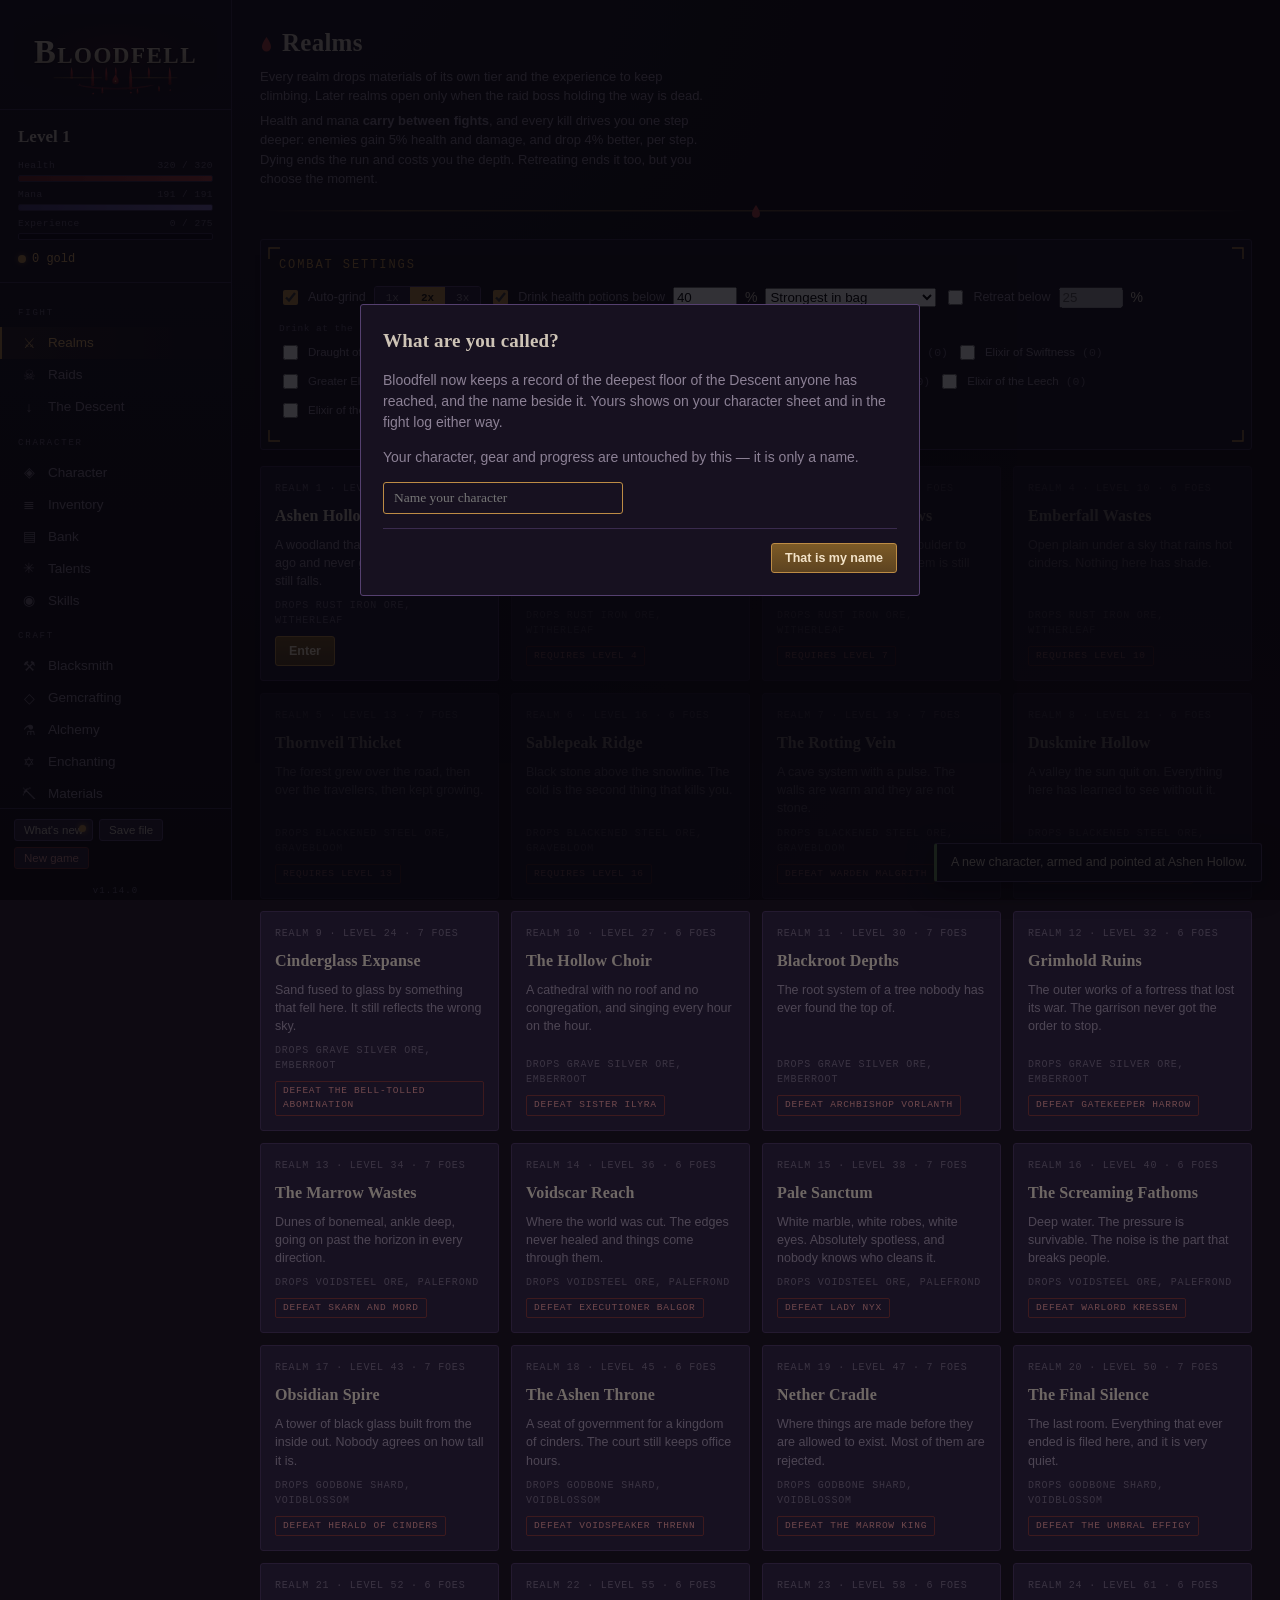
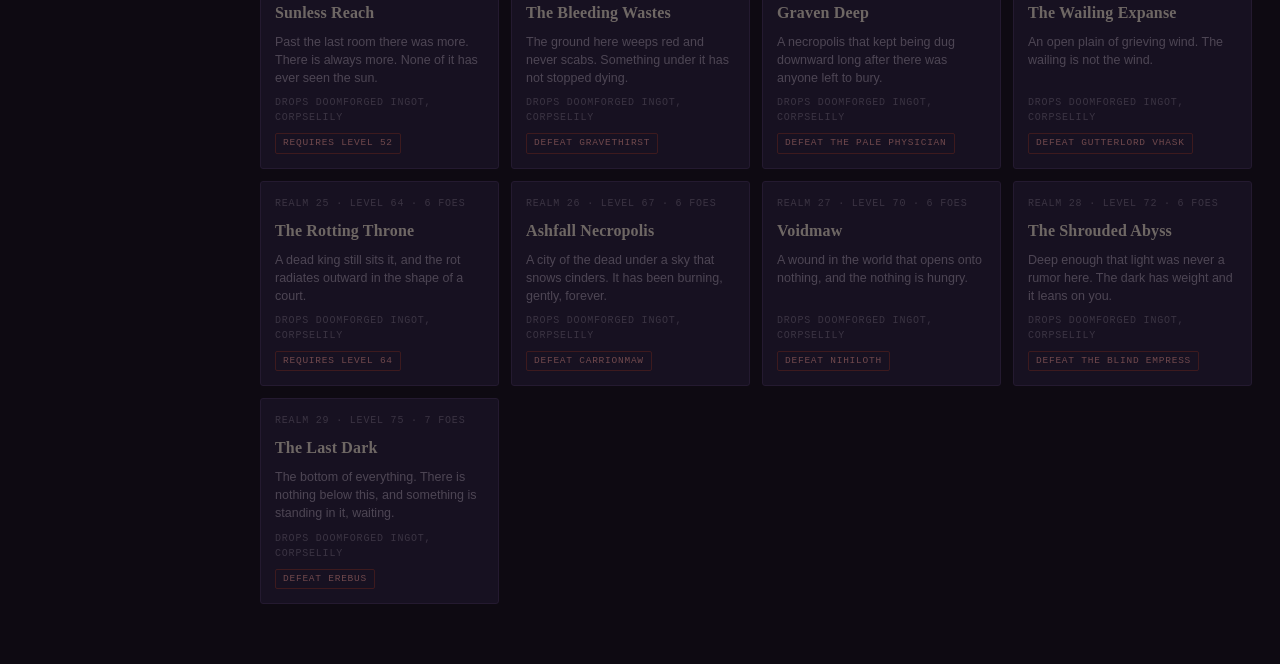
<file: index.html>
<!DOCTYPE html>
<html lang="en">
<head>
<meta charset="utf-8">
<meta name="viewport" content="width=device-width, initial-scale=1">
<title>Bloodfell</title>
<link rel="stylesheet" href="css/style.css">
</head>
<body>

<noscript>
  <p style="padding:40px;font-family:Georgia,serif;color:#cec4b6">
    Bloodfell needs JavaScript. Enable it and reload.
  </p>
</noscript>

<!-- Failure trap. The interface is built by script, so if anything throws before
     boot() finishes you would otherwise be staring at a blank page with no clue
     why. This turns that into a readable message. -->
<script>
(function () {
  var shown = false;
  function show(what, detail) {
    if (shown) return; shown = true;
    document.body.innerHTML =
      '<div style="font:14px/1.6 -apple-system,Segoe UI,Roboto,sans-serif;color:#cec4b6;' +
      'background:#0e0a12;padding:28px;min-height:100vh">' +
      '<h1 style="color:#bd8c45;font:600 22px Georgia,serif;margin:0 0 14px">Bloodfell could not start</h1>' +
      '<p style="color:#8c8195;max-width:60ch">' + what + '</p>' +
      '<pre style="background:#171120;border:1px solid #3a2b4e;border-radius:3px;padding:12px;' +
      'overflow:auto;font-size:11px;color:#ac3c3c;white-space:pre-wrap">' + detail + '</pre>' +
      '<p style="color:#675d73;font-size:12.5px;max-width:60ch">Most often this means the browser ' +
      'blocked the game from loading its own files, which happens when a multi-file page is opened ' +
      'straight from storage on a phone or tablet. The single-file build avoids it.</p></div>';
  }
  window.addEventListener('error', function (e) {
    show('Something threw while starting up.',
         (e.message || 'unknown error') + '\n' + (e.filename || '') + ':' + (e.lineno || '?'));
  });
  // if boot never runs, the scripts themselves never arrived
  window.addEventListener('load', function () {
    setTimeout(function () {
      if (!document.querySelector('.rail')) {
        show('The game\u2019s script files did not load.',
             'index.html loaded, but js/ and css/ alongside it did not.');
      }
    }, 400);
  });
})();
</script>

<!-- ==========================================================
     Load order matters: data first, then engine, then interface.
     Everything is a plain script so the game runs from a file://
     URL with no server and no build step.
     ========================================================== -->

<!-- content -->
<script src="js/data/realms.js"></script>
<script src="js/data/raids.js"></script>
<script src="js/data/items.js"></script>
<script src="js/data/talents.js"></script>
<script src="js/data/spells.js"></script>
<script src="js/data/crafting.js"></script>
<script src="js/data/effects.js"></script>
<script src="js/data/uniques.js"></script>
<script src="js/data/sets.js"></script>
<script src="js/data/gems.js"></script>
<script src="js/data/changelog.js"></script>
<script src="js/data/brand.js"></script>

<!-- engine -->
<script src="js/core/state.js"></script>
<script src="js/core/sound.js"></script>
<script src="js/core/counter.js"></script>
<script src="js/core/passives.js"></script>
<script src="js/core/character.js"></script>
<script src="js/core/loot.js"></script>
<script src="js/core/combat.js"></script>
<script src="js/core/actions.js"></script>
<script src="js/core/descent.js"></script>

<!-- interface -->
<script src="js/ui/theme.js"></script>
<script src="js/ui/ui.js"></script>
<script src="js/ui/tooltip.js"></script>
<script src="js/ui/paperdoll.js"></script>
<script src="js/ui/panels-combat.js"></script>
<script src="js/ui/panels-character.js"></script>
<script src="js/ui/panels-talents.js"></script>
<script src="js/ui/panels-crafting.js"></script>

<!-- boot -->
<script src="js/main.js"></script>

</body>
</html>
</file>
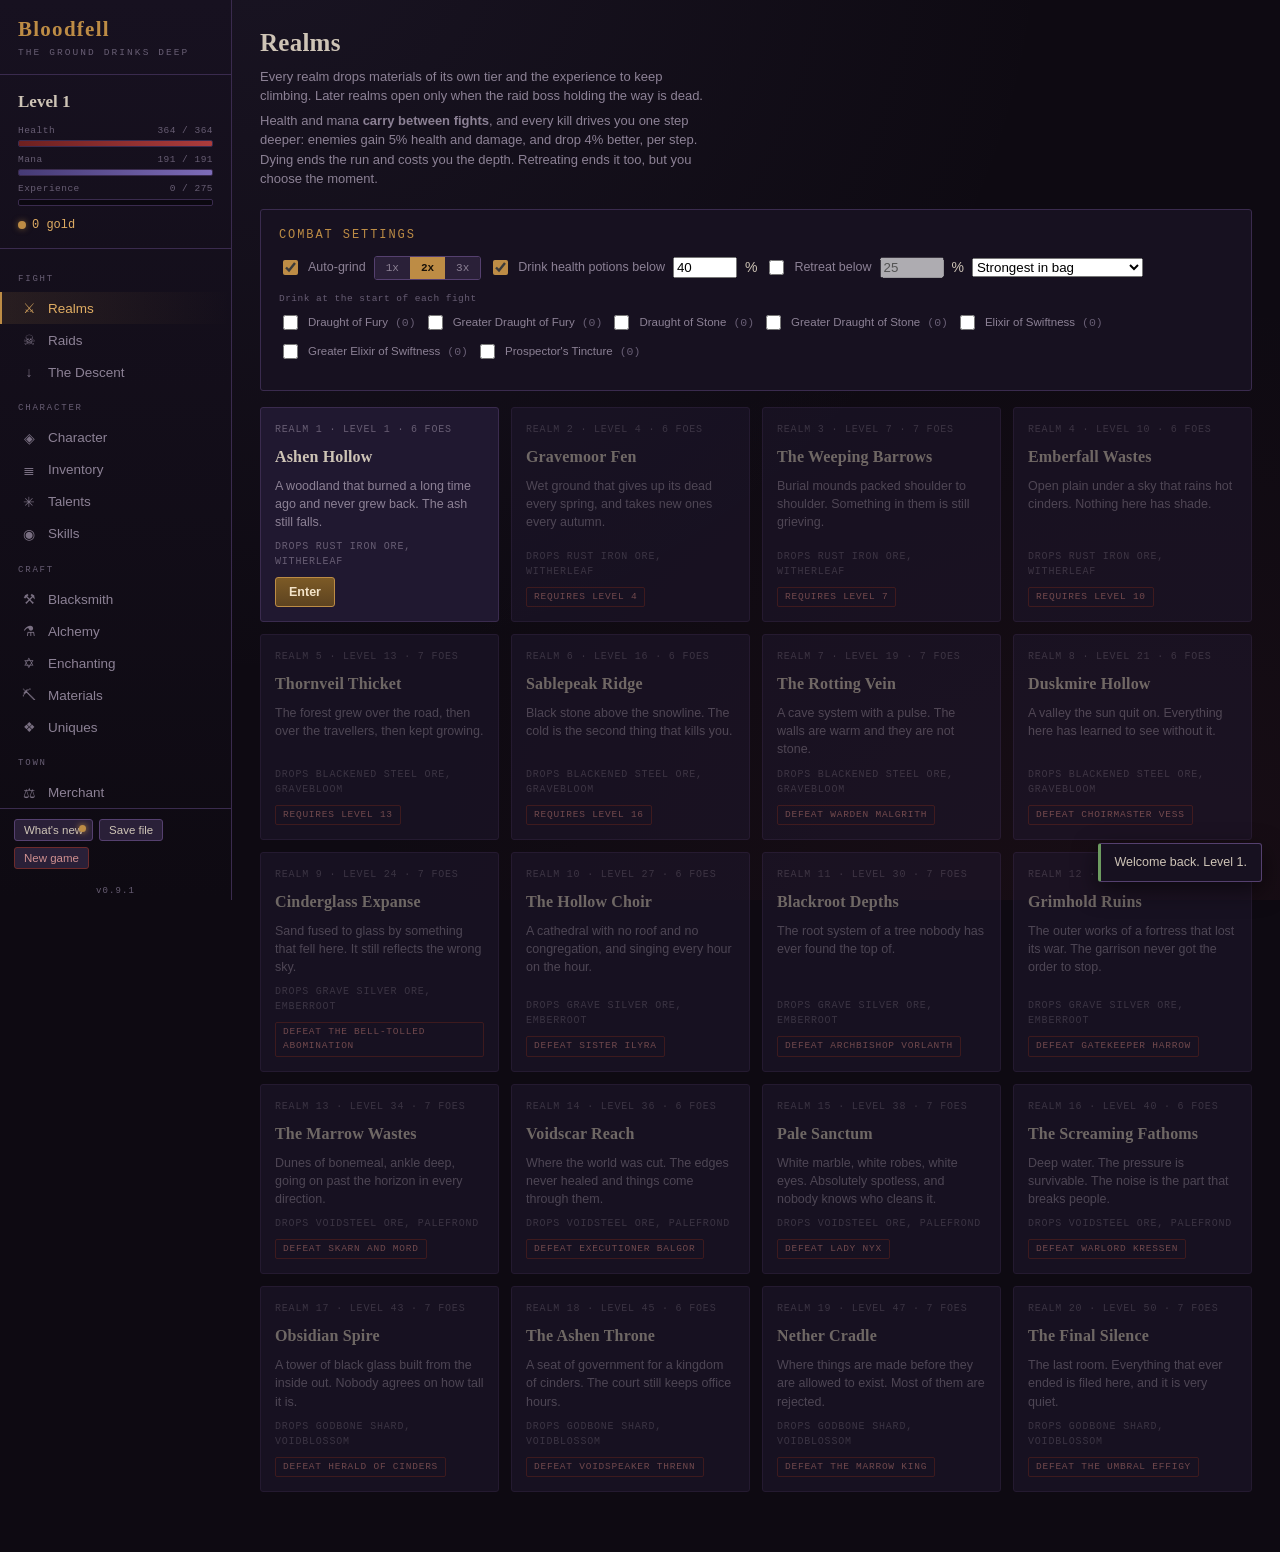
<file: bloodfell-standalone.html>
<!DOCTYPE html>
<html lang="en">
<head>
<meta charset="utf-8">
<meta name="viewport" content="width=device-width, initial-scale=1">
<title>Bloodfell</title>
<!-- Single-file build. Everything is inlined. -->
<style>
/* ===========================================================================
   OPUS REALMS — stylesheet
   ---------------------------------------------------------------------------
   The look: an inked ledger, blood dried black in the margins. Deep bruise-purple
   rather than flat black, tarnished brass for anything valuable, old blood for
   anything dangerous. Nothing glows unless it is a legendary.

   Fonts are system stacks on purpose. The game runs from a local file with no
   internet, so a webfont would simply fail to load.
   =========================================================================== */

:root {
  --void:    #0e0a12;
  --pitch:   #171120;
  --slate:   #201830;
  --raise:   #2a2038;
  --edge:    #3a2b4e;
  --edge-hi: #55406f;

  --bone:    #cec4b6;
  --ash:     #8c8195;
  --dim:     #675d73;

  --brass:   #bd8c45;
  --brass-hi:#e0ad63;
  --blood:   #ac3c3c;
  --witch:   #7d6cb8;
  --verdant: #6d9c60;

  --r-common:    #8e8778;
  --r-uncommon:  #5f9b5b;
  --r-rare:      #4a7fb5;
  --r-epic:      #8a5fb0;
  --r-legendary: #c8873a;
  --r-unique:    #d2536b;


  --rail: 232px;
  --radius: 3px;

  /* Text scale. 1 is the design size; the Settings page drives this. */
  --fs: 1;

  --serif: "Iowan Old Style", "Palatino Linotype", Palatino, "Book Antiqua", Georgia, serif;
  --sans: -apple-system, BlinkMacSystemFont, "Segoe UI", Roboto, "Helvetica Neue", Arial, sans-serif;
  --mono: ui-monospace, SFMono-Regular, "SF Mono", Menlo, Consolas, "Liberation Mono", monospace;
}

* { box-sizing: border-box; }

html, body {
  margin: 0; padding: 0; height: 100%;
  background: var(--void);
  color: var(--bone);
  font-family: var(--sans);
  font-size: calc(14px * var(--fs));
  line-height: 1.5;
  -webkit-font-smoothing: antialiased;
}

body {
  background-image:
    radial-gradient(ellipse at 20% -10%, rgba(125, 108, 184, 0.10), transparent 55%),
    radial-gradient(ellipse at 90% 110%, rgba(172, 60, 60, 0.07), transparent 50%);
  background-attachment: fixed;
}

h1, h2, h3, h4 { font-family: var(--serif); font-weight: 600; margin: 0; letter-spacing: 0.01em; }
a { color: var(--brass); }
button { font-family: inherit; }

::-webkit-scrollbar { width: 9px; height: 9px; }
::-webkit-scrollbar-track { background: var(--void); }
::-webkit-scrollbar-thumb { background: var(--edge); border-radius: 6px; }
::-webkit-scrollbar-thumb:hover { background: var(--edge-hi); }

:focus-visible { outline: 2px solid var(--brass); outline-offset: 2px; }

/* ---------------------------------------------------------------- layout -- */
.app {
  display: grid;
  grid-template-columns: var(--rail) 1fr;
  min-height: 100vh;
}

.rail {
  background: linear-gradient(180deg, var(--pitch), var(--void));
  border-right: 1px solid var(--edge);
  display: flex; flex-direction: column;
  position: sticky; top: 0; height: 100vh;
}

.brand {
  padding: 18px 18px 14px;
  border-bottom: 1px solid var(--edge);
}
.brand h1 {
  font-size: calc(21px * var(--fs)); line-height: 1.1;
  color: var(--brass);
  letter-spacing: 0.06em;
}
.brand .sub {
  font-family: var(--mono);
  font-size: calc(9.5px * var(--fs)); letter-spacing: 0.22em;
  color: var(--dim); text-transform: uppercase; margin-top: 5px;
}

/* character card */
.charcard { padding: 14px 18px; border-bottom: 1px solid var(--edge); }
.charcard .lvl {
  display: flex; align-items: baseline; gap: 8px; margin-bottom: 9px;
}
.charcard .lvl b { font-family: var(--serif); font-size: calc(17px * var(--fs)); color: var(--bone); }
.charcard .lvl span { font-family: var(--mono); font-size: calc(10px * var(--fs)); color: var(--ash); letter-spacing: 0.1em; }

.bar {
  height: 7px; background: #0b0810;
  border: 1px solid var(--edge); border-radius: 2px;
  overflow: hidden; margin-bottom: 6px; position: relative;
}
.bar > i { display: block; height: 100%; transition: width 0.18s linear; }
.bar.hp > i   { background: linear-gradient(90deg, #6d2020, var(--blood)); }
.bar.mana > i { background: linear-gradient(90deg, #453a75, var(--witch)); }
.bar.xp > i   { background: linear-gradient(90deg, #6b5326, var(--brass)); }
.barlabel {
  display: flex; justify-content: space-between;
  font-family: var(--mono); font-size: calc(9.5px * var(--fs)); color: var(--dim);
  letter-spacing: 0.05em; margin-bottom: 2px;
}

.purse {
  display: flex; align-items: center; gap: 6px;
  font-family: var(--mono); font-size: calc(12px * var(--fs)); color: var(--brass-hi);
  margin-top: 10px;
}
.purse::before {
  content: ""; width: 8px; height: 8px; border-radius: 50%;
  background: var(--brass); box-shadow: 0 0 6px rgba(189, 140, 69, 0.55);
}

/* nav */
.nav { padding: 10px 0; overflow-y: auto; flex: 1; }
.navgroup {
  font-family: var(--mono); font-size: calc(9px * var(--fs)); letter-spacing: 0.2em;
  color: var(--dim); text-transform: uppercase;
  padding: 14px 18px 6px;
}
.navbtn {
  display: flex; align-items: center; gap: 10px; width: 100%;
  background: none; border: 0; border-left: 2px solid transparent;
  color: var(--ash); text-align: left;
  padding: 8px 18px; font-size: calc(13.5px * var(--fs)); cursor: pointer;
  transition: color 0.12s, background 0.12s, border-color 0.12s;
}
.navbtn:hover { color: var(--bone); background: rgba(255,255,255,0.025); }
.navbtn.on {
  color: var(--brass-hi); border-left-color: var(--brass);
  background: linear-gradient(90deg, rgba(189,140,69,0.12), transparent);
}
.navbtn .glyph { font-size: calc(14px * var(--fs)); width: 18px; text-align: center; opacity: 0.85; }
.navbtn .pip {
  margin-left: auto; font-family: var(--mono); font-size: calc(10px * var(--fs));
  background: var(--blood); color: #fff;
  border-radius: 8px; padding: 0 6px; min-width: 17px; text-align: center;
}

.railfoot {
  border-top: 1px solid var(--edge); padding: 10px 14px;
  display: flex; gap: 6px; flex-wrap: wrap;
}

/* ------------------------------------------------------------------ main -- */
.main { padding: 24px 28px 60px; max-width: 1180px; }

.phead { margin-bottom: 20px; }
.phead h2 { font-size: calc(25px * var(--fs)); color: var(--bone); }
.phead p { color: var(--ash); margin: 5px 0 0; max-width: 62ch; font-size: calc(13px * var(--fs)); }

.panel {
  background: var(--pitch);
  border: 1px solid var(--edge);
  border-radius: var(--radius);
  padding: 16px 18px;
  margin-bottom: 16px;
}
.panel > h3 {
  font-size: calc(12px * var(--fs)); letter-spacing: 0.16em; text-transform: uppercase;
  color: var(--brass); font-family: var(--mono); font-weight: 500;
  margin-bottom: 12px;
}

.grid { display: grid; gap: 12px; }
.g2 { grid-template-columns: repeat(auto-fit, minmax(300px, 1fr)); }
.g3 { grid-template-columns: repeat(auto-fit, minmax(230px, 1fr)); }

/* --------------------------------------------------------------- buttons -- */
.btn {
  background: var(--raise); color: var(--bone);
  border: 1px solid var(--edge-hi); border-radius: var(--radius);
  padding: 7px 13px; font-size: calc(12.5px * var(--fs)); cursor: pointer;
  transition: background 0.12s, border-color 0.12s, color 0.12s;
}
.btn:hover:not(:disabled) { background: var(--edge); border-color: var(--brass); color: #fff; }
.btn:disabled { opacity: 0.35; cursor: not-allowed; }
.btn.primary {
  background: linear-gradient(180deg, #7c5a26, #5d4320);
  border-color: var(--brass); color: #f3e3c8; font-weight: 600;
}
.btn.primary:hover:not(:disabled) { background: linear-gradient(180deg, #96702f, #6d5026); }
.btn.danger { border-color: #6d2b2b; color: #d09090; }
.btn.danger:hover:not(:disabled) { background: #3b1d1d; border-color: var(--blood); color: #fff; }
.btn.sm { padding: 4px 9px; font-size: calc(11.5px * var(--fs)); }
.btn.wide { width: 100%; justify-content: center; }

.tabs { display: flex; gap: 4px; flex-wrap: wrap; margin-bottom: 14px; border-bottom: 1px solid var(--edge); }
.tab {
  background: none; border: 0; border-bottom: 2px solid transparent;
  color: var(--ash); padding: 8px 14px; font-size: calc(13px * var(--fs)); cursor: pointer;
}
.tab:hover { color: var(--bone); }
.tab.on { color: var(--brass-hi); border-bottom-color: var(--brass); }

/* ----------------------------------------------------------------- cards -- */
.card {
  background: var(--slate); border: 1px solid var(--edge);
  border-radius: var(--radius); padding: 14px;
  display: flex; flex-direction: column; gap: 8px;
  transition: border-color 0.14s, transform 0.14s;
}
.card:hover { border-color: var(--edge-hi); }
.card.locked { opacity: 0.5; }
.card.active { border-color: var(--brass); box-shadow: inset 0 0 0 1px rgba(189,140,69,0.25); }
.card h4 { font-size: calc(16px * var(--fs)); color: var(--bone); }
.card .meta {
  font-family: var(--mono); font-size: calc(10px * var(--fs)); letter-spacing: 0.08em;
  color: var(--dim); text-transform: uppercase;
}
.card .desc { font-size: calc(12.5px * var(--fs)); color: var(--ash); line-height: 1.45; flex: 1; }
.card .foot { display: flex; align-items: center; gap: 8px; }

.tag {
  font-family: var(--mono); font-size: calc(9.5px * var(--fs)); letter-spacing: 0.08em;
  padding: 2px 7px; border-radius: 2px; text-transform: uppercase;
  border: 1px solid var(--edge-hi); color: var(--ash);
}
.tag.gold { border-color: var(--brass); color: var(--brass-hi); }
.tag.red { border-color: #6d2b2b; color: #cf8686; }
.tag.done { border-color: #3d5c36; color: var(--verdant); }

/* ---------------------------------------------------------------- combat -- */
.arena { display: grid; grid-template-columns: 1fr 1fr; gap: 14px; align-items: start; }

.fighter { background: var(--slate); border: 1px solid var(--edge); border-radius: var(--radius); padding: 14px; }
.fighter .who { display: flex; justify-content: space-between; align-items: baseline; margin-bottom: 4px; }
.fighter .who b { font-family: var(--serif); font-size: calc(16px * var(--fs)); }
.fighter .who .lv { font-family: var(--mono); font-size: calc(10px * var(--fs)); color: var(--dim); }
.fighter .roleline { font-family: var(--mono); font-size: calc(10px * var(--fs)); color: var(--dim); letter-spacing: 0.1em; text-transform: uppercase; margin-bottom: 9px; }
.fighter.enemy { border-color: #4a2b2b; }
.fighter .bar { height: 12px; }
.fighter .hpnum { font-family: var(--mono); font-size: calc(11px * var(--fs)); color: var(--ash); text-align: right; }

.elite-tag { color: var(--brass-hi); font-family: var(--mono); font-size: calc(10px * var(--fs)); letter-spacing: 0.1em; }

.buffrow { display: flex; gap: 5px; flex-wrap: wrap; margin-top: 9px; min-height: 20px; }
.buff {
  font-family: var(--mono); font-size: calc(9.5px * var(--fs)); letter-spacing: 0.05em;
  border: 1px solid var(--edge-hi); border-radius: 2px; padding: 1px 6px; color: var(--witch);
}
.buff.dot { color: var(--blood); border-color: #5c2d2d; }
.buff.shield { color: var(--brass-hi); border-color: var(--brass); }

/* the chronicle — the one showy element */
.chronicle {
  background: linear-gradient(180deg, #120d19, var(--void));
  border: 1px solid var(--edge);
  border-radius: var(--radius);
  height: 340px; overflow-y: auto;
  padding: 12px 14px 12px 20px;
  font-family: var(--mono); font-size: calc(11.5px * var(--fs)); line-height: 1.75;
  position: relative;
}
.chronicle::before {
  content: ""; position: absolute; left: 10px; top: 10px; bottom: 10px;
  width: 1px; background: linear-gradient(180deg, transparent, var(--edge) 12%, var(--edge) 88%, transparent);
}
.chronicle .line { color: var(--dim); }
.chronicle .line b { color: var(--bone); font-weight: 600; }
.chronicle .dmg b { color: var(--brass-hi); }
.chronicle .crit-line b { color: var(--brass-hi); }
.chronicle .crit { color: var(--blood); font-size: calc(10px * var(--fs)); letter-spacing: 0.1em; }
.chronicle .taken { color: #96707a; }
.chronicle .taken b { color: var(--blood); }
.chronicle .heal { color: var(--verdant); }
.chronicle .heal b { color: #92c283; }
.chronicle .shield { color: var(--brass); }
.chronicle .cast { color: var(--witch); }
.chronicle .miss { color: var(--dim); font-style: italic; }
.chronicle .potion { color: var(--verdant); }
.chronicle .win { color: var(--brass-hi); }
.chronicle .lose { color: var(--blood); }
.chronicle .loot { color: var(--bone); }
.chronicle .level { color: var(--brass-hi); font-weight: 600; }
.chronicle .header {
  color: var(--ash); border-top: 1px solid var(--edge);
  margin-top: 8px; padding-top: 8px; letter-spacing: 0.08em;
}
.chronicle .header:first-child { border: 0; margin-top: 0; padding-top: 0; }

.ctrlbar { display: flex; gap: 8px; flex-wrap: wrap; align-items: center; margin-bottom: 12px; }
.switch { display: flex; align-items: center; gap: 7px; font-size: calc(12.5px * var(--fs)); color: var(--ash); cursor: pointer; }
.switch input { accent-color: var(--brass); width: 15px; height: 15px; cursor: pointer; }
.speedgrp { display: flex; border: 1px solid var(--edge-hi); border-radius: var(--radius); overflow: hidden; }
.speedgrp button {
  background: var(--raise); border: 0; color: var(--ash);
  padding: 5px 11px; font-family: var(--mono); font-size: calc(11px * var(--fs)); cursor: pointer;
}
.speedgrp button.on { background: var(--brass); color: #1a1208; font-weight: 700; }

/* ------------------------------------------------------------------ gear -- */
/* The paperdoll: armour down each side, character between, weapons beneath. */
.paperdoll-wrap {
  display: grid;
  grid-template-columns: auto 1fr auto;
  grid-template-areas: "left centre right" "bottom bottom bottom";
  gap: 14px;
  align-items: start;
}
.dollcol { display: flex; flex-direction: column; gap: 7px; }
.dollcol:first-child { grid-area: left; }
.dollcol:last-of-type { grid-area: right; }
.dollcentre { grid-area: centre; min-width: 0; }
.dollbottom {
  grid-area: bottom; display: flex; gap: 7px;
  justify-content: center; flex-wrap: wrap;
  padding-top: 12px; border-top: 1px solid var(--edge);
}

.dollslot {
  position: relative;
  display: flex; align-items: center; gap: 9px;
  background: var(--slate);
  border: 1px solid var(--edge);
  border-radius: var(--radius);
  padding: 6px 9px 6px 6px;
  width: 190px; min-height: 50px;
  transition: border-color 0.12s, background 0.12s;
}
.dollslot.filled { cursor: pointer; }
.dollslot.filled:hover { background: var(--raise); border-color: var(--edge-hi); }
.dollslot.picked { border-color: var(--brass); }

.dollicon {
  flex-shrink: 0;
  width: 38px; height: 38px;
  display: flex; align-items: center; justify-content: center;
  background: var(--void);
  border: 1px solid var(--edge);
  border-radius: 2px;
  color: var(--dim);
}
.dollslot.filled .dollicon { border-color: currentColor; }
.slotsvg { width: 26px; height: 26px; }

.dolllabel {
  font-size: calc(11.5px * var(--fs)); line-height: 1.25;
  overflow: hidden; display: -webkit-box;
  -webkit-line-clamp: 2; -webkit-box-orient: vertical;
}
.dollslot.empty .dolllabel {
  color: var(--dim); font-family: var(--mono);
  font-size: calc(9.5px * var(--fs)); letter-spacing: 0.1em; text-transform: uppercase;
}
.dollilvl {
  position: absolute; right: 5px; bottom: 3px;
  font-family: var(--mono); font-size: calc(9px * var(--fs)); color: var(--dim);
}
.dollmark {
  position: absolute; right: 5px; top: 4px; font-size: calc(9px * var(--fs));
}
.dollmark.uq { color: var(--r-unique); }
.dollmark.pr { color: var(--witch); }

/* ---------------------------------------------------------------- rarity -- */
/* Three families, all driven by the same theme variables:
     .r-*         colours the item's NAME
     .b-*         tints the left edge of a list row
     .r-border-*  outlines an equipment square on the paperdoll
   Every one of these is emitted somewhere in js/ui/. There is a test that walks
   the markup and fails if any of them lacks a rule, because deleting one is
   silent — the class simply stops doing anything and every item goes white. */
.r-common    { color: var(--r-common); }
.r-uncommon  { color: var(--r-uncommon); }
.r-rare      { color: var(--r-rare); }
.r-epic      { color: var(--r-epic); }
.r-legendary { color: var(--r-legendary); text-shadow: 0 0 10px rgba(200,135,58,0.35); }
.r-unique    {
  color: var(--r-unique);
  text-shadow: 0 0 12px rgba(210,83,107,0.50);
  font-weight: 600;
}

.b-common    { border-left-color: var(--r-common) !important; }
.b-uncommon  { border-left-color: var(--r-uncommon) !important; }
.b-rare      { border-left-color: var(--r-rare) !important; }
.b-epic      { border-left-color: var(--r-epic) !important; }
.b-legendary { border-left-color: var(--r-legendary) !important; }
.b-unique    {
  border-left-color: var(--r-unique) !important;
  box-shadow: inset 0 0 24px rgba(210,83,107,0.09);
}

.r-border-common    { border-color: var(--r-common) !important; }
.r-border-uncommon  { border-color: var(--r-uncommon) !important; }
.r-border-rare      { border-color: var(--r-rare) !important; }
.r-border-epic      { border-color: var(--r-epic) !important; }
.r-border-legendary { border-color: var(--r-legendary) !important; }
.r-border-unique    {
  border-color: var(--r-unique) !important;
  box-shadow: inset 0 0 18px rgba(210,83,107,0.10);
}

.dollcentre {
  background: linear-gradient(180deg, var(--slate), var(--pitch));
  border: 1px solid var(--edge); border-radius: var(--radius);
  padding: 16px 18px; text-align: center;
}
.dollname { font-family: var(--serif); font-size: calc(20px * var(--fs)); color: var(--bone); }
.dolllvl {
  font-family: var(--mono); font-size: calc(10px * var(--fs)); letter-spacing: 0.16em;
  color: var(--brass); text-transform: uppercase; margin-top: 3px;
}
.dollbars { margin: 16px 0; text-align: left; }
.dollsummary {
  display: grid; grid-template-columns: repeat(auto-fit, minmax(96px, 1fr));
  gap: 3px 14px; text-align: left;
}
.dollsummary div {
  display: flex; justify-content: space-between; align-items: baseline;
  font-size: calc(11.5px * var(--fs)); padding: 3px 0;
  border-bottom: 1px dotted rgba(255,255,255,0.05);
}
.dollsummary span { color: var(--ash); }
.dollsummary b { font-family: var(--mono); color: var(--bone); }
.dollfoot {
  margin-top: 12px; font-family: var(--mono); font-size: calc(9.5px * var(--fs));
  color: var(--dim); letter-spacing: 0.05em;
}

/* enchanting reuses the squares in a plain grid */
.dollgrid {
  display: grid; grid-template-columns: repeat(auto-fill, minmax(190px, 1fr)); gap: 7px;
}
.dollgrid .dollslot { width: auto; }

@media (max-width: 860px) {
  .paperdoll-wrap {
    grid-template-columns: 1fr 1fr;
    grid-template-areas: "centre centre" "left right" "bottom bottom";
  }
  .dollslot { width: auto; }
}

/* stat sheet */
.statsheet { display: grid; grid-template-columns: repeat(auto-fit, minmax(160px, 1fr)); gap: 3px 20px; }
.statrow {
  display: flex; justify-content: space-between; align-items: baseline;
  padding: 4px 0; border-bottom: 1px dotted rgba(255,255,255,0.05);
  font-size: calc(12.5px * var(--fs));
}
.statrow span { color: var(--ash); }
.statrow b { font-family: var(--mono); font-weight: 600; color: var(--bone); }
.statrow.hi b { color: var(--brass-hi); }

/* ------------------------------------------------------------- inventory -- */
.invhead { display: flex; gap: 8px; flex-wrap: wrap; align-items: center; margin-bottom: 12px; }
.invhead select, .invhead input {
  background: var(--slate); color: var(--bone);
  border: 1px solid var(--edge-hi); border-radius: var(--radius);
  padding: 6px 9px; font-size: calc(12.5px * var(--fs)); font-family: inherit;
}

.itemlist { display: flex; flex-direction: column; gap: 5px; }
.itemrow {
  display: flex; align-items: center; gap: 12px;
  background: var(--slate); border: 1px solid var(--edge);
  border-left-width: 3px; border-radius: var(--radius); padding: 8px 11px;
}
.itemrow:hover { background: var(--raise); }
.itemrow .main { flex: 1; min-width: 0; }
.itemrow .nm { font-size: calc(13px * var(--fs)); }
.itemrow .sub { font-family: var(--mono); font-size: calc(10px * var(--fs)); color: var(--dim); margin-top: 2px; }
.itemrow .acts { display: flex; gap: 5px; flex-shrink: 0; }
.itemrow .potdesc { font-size: calc(12px * var(--fs)); color: var(--ash); margin-top: 3px; }
.upgrade { color: var(--verdant); font-family: var(--mono); font-size: calc(10px * var(--fs)); letter-spacing: 0.06em; }

.empty {
  text-align: center; color: var(--dim); padding: 34px 20px;
  font-style: italic; border: 1px dashed var(--edge); border-radius: var(--radius);
}

/* --------------------------------------------------------------- talents -- */
.treebar { display: flex; gap: 6px; flex-wrap: wrap; margin-bottom: 14px; }
.treebtn {
  background: var(--slate); border: 1px solid var(--edge); border-radius: var(--radius);
  color: var(--ash); padding: 8px 14px; cursor: pointer; font-size: calc(13px * var(--fs));
  display: flex; align-items: center; gap: 8px;
}
.treebtn.on { border-color: var(--brass); color: var(--brass-hi); background: var(--raise); }
.treebtn b { font-family: var(--mono); font-size: calc(11px * var(--fs)); }

.tiers { display: flex; flex-direction: column; gap: 10px; }
.tier { border-left: 2px solid var(--edge); padding-left: 14px; }
.tier.open { border-left-color: var(--brass); }
.tierhead {
  font-family: var(--mono); font-size: calc(9.5px * var(--fs)); letter-spacing: 0.16em;
  text-transform: uppercase; color: var(--dim); margin-bottom: 7px;
}
.tier.open .tierhead { color: var(--brass); }
.talentgrid { display: grid; grid-template-columns: repeat(auto-fit, minmax(205px, 1fr)); gap: 7px; }

.talent {
  background: var(--slate); border: 1px solid var(--edge);
  border-radius: var(--radius); padding: 9px 11px; cursor: pointer;
  transition: border-color 0.12s, background 0.12s;
}
.talent:hover { border-color: var(--edge-hi); background: var(--raise); }
.talent.maxed { border-color: var(--brass); }
.talent.invested { border-color: var(--brass); }
.talent.blocked { opacity: 0.42; cursor: not-allowed; }
.talent .th { display: flex; justify-content: space-between; align-items: baseline; gap: 8px; }
.talent .tn { font-size: calc(12.5px * var(--fs)); color: var(--bone); font-weight: 600; }
.talent.invested .tn { color: var(--brass-hi); }
.talent .rank { font-family: var(--mono); font-size: calc(10.5px * var(--fs)); color: var(--dim); flex-shrink: 0; }
.talent.invested .rank { color: var(--brass); }
.talent .td { font-size: calc(11.5px * var(--fs)); color: var(--ash); margin-top: 4px; line-height: 1.4; }

/* ---------------------------------------------------------------- spells -- */
.spellrow {
  display: flex; align-items: center; gap: 12px;
  background: var(--slate); border: 1px solid var(--edge);
  border-left: 3px solid var(--witch);
  border-radius: var(--radius); padding: 9px 12px; margin-bottom: 5px;
}
.spellrow.locked { border-left-color: var(--edge); opacity: 0.45; }
.spellrow .order { display: flex; flex-direction: column; gap: 2px; }
.spellrow .order button {
  background: var(--raise); border: 1px solid var(--edge); color: var(--ash);
  width: 20px; height: 15px; line-height: 1; font-size: calc(9px * var(--fs)); cursor: pointer; border-radius: 2px;
}
.spellrow .order button:hover { color: var(--brass); border-color: var(--brass); }
.spellrow .sn { font-size: calc(13px * var(--fs)); color: var(--bone); }
.spellrow .sd { font-size: calc(11.5px * var(--fs)); color: var(--ash); margin-top: 2px; }
.spellcond {
  display: flex; align-items: center; gap: 7px; margin-top: 7px;
  flex-wrap: wrap;
}
.spellcond .cw {
  font-family: var(--mono); font-size: calc(10px * var(--fs)); color: var(--dim);
  letter-spacing: 0.05em;
}
.spellcond select, .spellcond input {
  background: var(--raise); color: var(--bone);
  border: 1px solid var(--edge); border-radius: var(--radius);
  padding: 3px 7px; font-size: calc(11.5px * var(--fs)); font-family: inherit;
}
.spellcond input { width: 58px; }
.spellcond select:focus, .spellcond input:focus { border-color: var(--brass); }

.effectgroup {
  font-family: var(--mono); font-size: calc(9px * var(--fs)); letter-spacing: 0.18em;
  text-transform: uppercase; color: var(--brass);
  margin: 12px 0 5px; padding-top: 9px;
  border-top: 1px solid var(--edge);
}
.effectgroup:first-child { margin-top: 0; padding-top: 0; border-top: 0; }

.spellrow .sm { font-family: var(--mono); font-size: calc(10px * var(--fs)); color: var(--dim); flex-shrink: 0; text-align: right; }

/* -------------------------------------------------------------- crafting -- */
.matgrid { display: grid; grid-template-columns: repeat(auto-fit, minmax(175px, 1fr)); gap: 5px; }
.mat {
  display: flex; justify-content: space-between; align-items: baseline;
  background: var(--slate); border: 1px solid var(--edge);
  border-radius: var(--radius); padding: 6px 10px; font-size: calc(12.5px * var(--fs));
}
.mat b { font-family: var(--mono); color: var(--brass-hi); }
.mat.zero { opacity: 0.35; }

.reciperow {
  display: flex; align-items: center; gap: 12px;
  background: var(--slate); border: 1px solid var(--edge);
  border-radius: var(--radius); padding: 9px 12px; margin-bottom: 5px;
}
.reciperow .rn { flex: 1; font-size: calc(13px * var(--fs)); }
.reciperow .cost { font-family: var(--mono); font-size: calc(11px * var(--fs)); color: var(--ash); }
.reciperow .cost .lack { color: var(--blood); }

/* --------------------------------------------------------------- tooltips -- */
.tip {
  position: fixed; z-index: 90; pointer-events: none;
  max-width: 320px; display: flex; flex-direction: column; gap: 0;
  filter: drop-shadow(0 10px 26px rgba(0,0,0,0.7));
}
.tip-card {
  background: var(--pitch); border: 1px solid var(--edge-hi);
  border-radius: var(--radius); padding: 11px 13px;
}
.tip-card.muted { opacity: 0.82; border-style: dashed; }
.tip-name { font-family: var(--serif); font-size: calc(15px * var(--fs)); line-height: 1.25; }
.tip-meta {
  font-family: var(--mono); font-size: calc(9.5px * var(--fs)); letter-spacing: 0.06em;
  color: var(--dim); margin-top: 3px; text-transform: uppercase;
}
.tip-weapon {
  display: flex; justify-content: space-between; gap: 10px;
  font-size: calc(12px * var(--fs)); margin-top: 7px; color: var(--bone);
}
.tip-dim { color: var(--ash); }

.tip-block {
  margin-top: 9px; padding-top: 8px;
  border-top: 1px solid var(--edge);
  display: flex; flex-direction: column; gap: 2px;
}
.tip-stat { display: flex; align-items: baseline; gap: 7px; font-size: calc(12.5px * var(--fs)); }
.tip-val {
  font-family: var(--mono); font-weight: 600; color: var(--brass-hi);
  min-width: 52px; text-align: right;
}
.tip-val.tip-none { color: var(--dim); }
.tip-key { color: var(--ash); flex: 1; }
.tip-delta { font-family: var(--mono); font-size: calc(11px * var(--fs)); font-weight: 600; }
.tip-delta.up { color: var(--verdant); }
.tip-delta.down { color: var(--blood); }
.tip-delta.same { color: var(--dim); }

.tip-ench {
  margin-top: 8px; padding-top: 7px; border-top: 1px solid var(--edge);
  font-size: calc(12px * var(--fs)); color: var(--witch);
}
.tip-foot {
  margin-top: 8px; padding-top: 7px; border-top: 1px solid var(--edge);
  font-family: var(--mono); font-size: calc(10px * var(--fs)); color: var(--dim);
}
.tip-hint {
  background: var(--void); border: 1px solid var(--edge); border-top: 0;
  border-radius: 0 0 var(--radius) var(--radius);
  padding: 5px 12px; font-size: calc(10.5px * var(--fs)); color: var(--dim);
}
.tip-hint b { color: var(--brass); }
.tip-vs {
  background: var(--void); border-left: 1px solid var(--edge);
  border-right: 1px solid var(--edge);
  font-family: var(--mono); font-size: calc(9px * var(--fs)); letter-spacing: 0.16em;
  text-transform: uppercase; color: var(--dim);
  padding: 5px 12px; text-align: center;
}

/* items advertise that they have a tooltip */
[data-tip] { cursor: help; }
.itemrow[data-tip], .slot[data-tip] { cursor: pointer; }

/* -------------------------------------------------- inventory stat layout -- */
/* One stat per line, laid out in columns so a five-stat item stays compact. */
.statgrid {
  display: grid;
  grid-template-columns: repeat(auto-fill, minmax(146px, 1fr));
  gap: 1px 16px; margin-top: 5px;
}
.statgrid .s {
  display: flex; align-items: baseline; gap: 6px;
  font-size: calc(12px * var(--fs)); line-height: 1.55;
}
.statgrid .s .v {
  font-family: var(--mono); font-weight: 600; color: var(--brass-hi);
  min-width: 46px; text-align: right;
}
.statgrid .s .k { color: var(--ash); }
.statgrid .s.wpn .v { color: var(--bone); }
.statgrid .s.ench { grid-column: 1 / -1; }
.statgrid .s.ench .k { color: var(--witch); }
/* ------------------------------------------------------------- spell bar -- */
.spellbar { display: flex; gap: 6px; flex-wrap: wrap; margin-top: 12px; }
.spellbar-empty {
  font-family: var(--mono); font-size: calc(11px * var(--fs)); color: var(--dim);
  padding: 6px 0; letter-spacing: 0.04em;
}
.spellchip {
  position: relative; overflow: hidden;
  background: var(--slate); border: 1px solid var(--edge);
  border-radius: var(--radius); padding: 5px 10px;
  display: flex; align-items: baseline; gap: 8px; min-width: 132px;
  cursor: help;
}
.spellchip > i {
  position: absolute; left: 0; top: 0; bottom: 0;
  background: rgba(125, 108, 184, 0.16); transition: width 0.1s linear;
}
.spellchip .sc-name { position: relative; font-size: calc(12px * var(--fs)); color: var(--bone); }
.spellchip .sc-cd {
  position: relative; margin-left: auto;
  font-family: var(--mono); font-size: calc(10px * var(--fs)); color: var(--dim);
}
.spellchip.ready { border-color: var(--witch); }
.spellchip.ready .sc-cd { color: var(--witch); }
.spellchip.cooling { opacity: 0.62; }
.spellchip.poor { border-color: #5c2d2d; opacity: 0.7; }
.spellchip.poor .sc-cd { color: var(--blood); }

/* ------------------------------------------------------- effects & procs -- */
.effectrow {
  display: flex; gap: 12px; align-items: baseline;
  padding: 6px 0; border-bottom: 1px dotted rgba(255,255,255,0.05);
  font-size: calc(12.5px * var(--fs));
}
.effectrow b { color: var(--brass-hi); min-width: 118px; }
.effectrow span { color: var(--ash); }

.tip-proc {
  margin-top: 8px; padding-top: 7px; border-top: 1px solid var(--edge);
  font-size: calc(11.5px * var(--fs)); color: var(--ash); line-height: 1.45;
}
.tip-proc b { color: var(--brass-hi); }
.tip-hands {
  margin-top: 6px; font-family: var(--mono); font-size: calc(10px * var(--fs));
  color: var(--brass); letter-spacing: 0.05em;
}
.tip-help {
  margin-top: 8px; font-size: calc(12px * var(--fs)); color: var(--ash); line-height: 1.5;
  max-width: 40ch;
}

.talent.proc { border-style: solid; }
.talent .procmark {
  font-family: var(--mono); font-size: calc(8.5px * var(--fs)); letter-spacing: 0.12em;
  color: var(--witch); border: 1px solid var(--edge-hi);
  border-radius: 2px; padding: 0 4px; vertical-align: middle;
}
.talent .tcur {
  margin-top: 5px; padding-top: 5px; border-top: 1px dotted rgba(255,255,255,0.07);
  font-family: var(--mono); font-size: calc(10.5px * var(--fs)); color: var(--brass);
}

/* stat rows are hoverable on the character sheet */
.statrow[data-tip] { cursor: help; }
.statrow[data-tip]:hover { background: rgba(255,255,255,0.03); }

/* range slider */
input[type="range"] { accent-color: var(--brass); }

.srccount {
  font-family: var(--mono); font-size: calc(9.5px * var(--fs)); color: var(--dim);
  letter-spacing: 0.05em;
}

/* ------------------------------------------------------------- theme picker -- */
.themegrid { display: grid; grid-template-columns: repeat(auto-fit, minmax(190px, 1fr)); gap: 8px; }
.themecard {
  background: var(--slate); border: 1px solid var(--edge);
  border-radius: var(--radius); padding: 11px 13px; cursor: pointer;
  transition: border-color 0.12s;
}
.themecard:hover { border-color: var(--edge-hi); }
.themecard.on { border-color: var(--brass); }
.themecard h4 { font-size: calc(14px * var(--fs)); margin-bottom: 3px; }
.themecard .tb { font-size: calc(11.5px * var(--fs)); color: var(--ash); line-height: 1.4; }
.swatches { display: flex; gap: 4px; margin-top: 9px; }
.swatches i {
  width: 20px; height: 20px; border-radius: 2px;
  border: 1px solid rgba(255,255,255,0.10); display: block;
}

.colorrow {
  display: flex; align-items: center; gap: 10px;
  padding: 6px 0; font-size: calc(12.5px * var(--fs));
}
.colorrow label { flex: 1; color: var(--ash); }
.colorrow input[type="color"] {
  width: 46px; height: 28px; padding: 0; cursor: pointer;
  background: none; border: 1px solid var(--edge-hi); border-radius: var(--radius);
}

/* ------------------------------------------------------------------ sets -- */
.tip-set {
  margin-top: 9px; padding-top: 8px; border-top: 1px solid var(--edge);
}
.tip-setname {
  color: var(--r-uncommon); font-family: var(--serif);
  font-size: calc(12.5px * var(--fs)); margin-bottom: 4px;
}
.tip-setname span { color: var(--dim); font-family: var(--mono); font-size: calc(10px * var(--fs)); }
.tip-setpiece {
  font-size: calc(11px * var(--fs)); color: var(--dim); padding-left: 9px; line-height: 1.5;
}
.tip-setpiece.held { color: var(--ash); }
.tip-setpiece.on { color: var(--r-uncommon); }
.tip-setbonus {
  font-size: calc(11px * var(--fs)); color: var(--dim);
  margin-top: 3px; line-height: 1.45;
}
.tip-setbonus.on { color: var(--r-uncommon); }

.setblock { margin-bottom: 14px; }
.setblock:last-child { margin-bottom: 0; }
.setname {
  font-family: var(--serif); font-size: calc(15px * var(--fs));
  color: var(--r-uncommon); margin-bottom: 5px;
}
.setname span { font-family: var(--mono); font-size: calc(10px * var(--fs)); color: var(--dim); }
.setbonus {
  display: flex; gap: 10px; align-items: baseline;
  font-size: calc(12.5px * var(--fs)); color: var(--dim);
  padding: 3px 0; opacity: 0.55;
}
.setbonus.on { opacity: 1; color: var(--ash); }
.setbonus b { color: var(--dim); font-family: var(--mono); min-width: 22px; }
.setbonus.on b { color: var(--r-uncommon); }

/* --------------------------------------------------------------- descent -- */
.boongrid {
  display: grid; grid-template-columns: repeat(auto-fit, minmax(240px, 1fr));
  gap: 12px; margin-bottom: 16px;
}
.booncard {
  background: linear-gradient(180deg, var(--slate), var(--pitch));
  border: 1px solid var(--edge-hi); border-radius: var(--radius);
  padding: 18px; cursor: pointer;
  transition: border-color 0.14s, transform 0.14s;
}
.booncard:hover {
  border-color: var(--brass); transform: translateY(-2px);
}
.booncard h4 {
  font-size: calc(18px * var(--fs)); color: var(--brass-hi); margin-bottom: 7px;
}
.boonstack {
  font-family: var(--mono); font-size: calc(9.5px * var(--fs));
  color: var(--dim); letter-spacing: 0.08em;
}
.boontext { font-size: calc(13px * var(--fs)); color: var(--ash); line-height: 1.5; min-height: 3em; }
.boonpick {
  margin-top: 12px; font-family: var(--mono); font-size: calc(10px * var(--fs));
  letter-spacing: 0.16em; text-transform: uppercase; color: var(--brass);
}

/* --------------------------------------------------------------- rail foot -- */
.version {
  text-align: center; font-family: var(--mono);
  font-size: calc(9px * var(--fs)); color: var(--dim);
  letter-spacing: 0.12em; padding: 6px 0 2px;
}
#changelogbtn { position: relative; }
#changelogbtn.unread::after {
  content: ""; position: absolute; top: 5px; right: 6px;
  width: 7px; height: 7px; border-radius: 50%;
  background: var(--brass); box-shadow: 0 0 6px var(--brass);
}

/* --------------------------------------------------------------- changelog -- */
.changelog { max-height: 60vh; overflow-y: auto; padding-right: 6px; }
.clentry { padding: 12px 0; border-bottom: 1px solid var(--edge); }
.clentry:last-child { border-bottom: 0; }
.clhead { display: flex; align-items: baseline; gap: 10px; margin-bottom: 7px; }
.clver {
  font-family: var(--mono); font-size: calc(11px * var(--fs));
  color: var(--brass-hi); font-weight: 600;
}
.cltitle { font-family: var(--serif); font-size: calc(15px * var(--fs)); color: var(--bone); }
.clcurrent {
  margin-left: auto; font-family: var(--mono); font-size: calc(8.5px * var(--fs));
  letter-spacing: 0.12em; text-transform: uppercase;
  color: var(--verdant); border: 1px solid var(--verdant);
  border-radius: 2px; padding: 1px 6px;
}
.cllines { margin: 0; padding-left: 18px; }
.cllines li {
  font-size: calc(12.5px * var(--fs)); color: var(--ash);
  line-height: 1.5; margin-bottom: 4px;
}

/* ------------------------------------------------------------------ guides -- */
.guidekicker {
  font-family: var(--mono); font-size: calc(9px * var(--fs));
  letter-spacing: 0.18em; text-transform: uppercase; color: var(--brass);
}
.guidebody p {
  font-size: calc(13.5px * var(--fs)); color: var(--ash);
  line-height: 1.6; margin: 0 0 12px;
}
.guidebody b { color: var(--bone); }

/* ----------------------------------------------------------------- aspects -- */
.aspcount, .worntag {
  font-family: var(--mono); font-size: calc(9px * var(--fs));
  background: var(--raise); border-radius: 8px; padding: 0 5px;
  color: var(--brass-hi);
}
.worntag { color: var(--verdant); border: 1px solid var(--edge); }
.aspectcard {
  background: var(--slate); border: 1px solid var(--edge-hi);
  border-left: 3px solid var(--witch);
  border-radius: var(--radius); padding: 11px 13px; margin-bottom: 8px;
}
.aspname {
  font-family: var(--serif); font-size: calc(13.5px * var(--fs));
  color: var(--witch); margin-bottom: 3px;
}
.asptext { font-size: calc(12px * var(--fs)); color: var(--ash); line-height: 1.45; }
.aspslot {
  font-family: var(--mono); font-size: calc(9.5px * var(--fs));
  color: var(--dim); letter-spacing: 0.05em; margin-top: 5px;
}
.tip-aspect {
  margin-top: 9px; padding: 8px 10px;
  background: rgba(125,108,184,0.10);
  border: 1px solid rgba(125,108,184,0.32);
  border-radius: var(--radius);
}
.tip-aspecttag {
  display: inline-block; font-family: var(--mono);
  font-size: calc(8.5px * var(--fs)); letter-spacing: 0.14em;
  text-transform: uppercase; color: var(--witch);
  border: 1px solid var(--witch); border-radius: 2px;
  padding: 0 5px; margin-right: 6px; vertical-align: middle;
}
.tip-aspect b { color: var(--witch); }
.tip-aspectnote {
  font-size: calc(10px * var(--fs)); color: var(--dim);
  margin-top: 4px; font-style: italic;
}

/* ---------------------------------------------------------- descent recap -- */
.recap { border-left: 3px solid var(--r-unique); }
.recaphead {
  font-family: var(--serif); font-size: calc(15px * var(--fs));
  color: var(--bone); margin-bottom: 10px;
}
.recapstats { display: flex; gap: 24px; margin-bottom: 12px; }
.recapstats div { display: flex; flex-direction: column; gap: 2px; }
.recapstats span {
  font-family: var(--mono); font-size: calc(9.5px * var(--fs));
  letter-spacing: 0.08em; text-transform: uppercase; color: var(--dim);
}
.recapstats b {
  font-family: var(--serif); font-size: calc(22px * var(--fs)); color: var(--brass-hi);
}
.recapboons { display: flex; align-items: center; gap: 7px; flex-wrap: wrap; }
.recaplabel {
  font-family: var(--mono); font-size: calc(9.5px * var(--fs));
  text-transform: uppercase; letter-spacing: 0.08em; color: var(--dim);
}
.recapboon {
  font-size: calc(11px * var(--fs)); color: var(--ash);
  background: var(--slate); border: 1px solid var(--edge);
  border-radius: 3px; padding: 2px 8px;
}

/* modal head/foot shared by changelog and guides */
.modalhead { margin-bottom: 14px; }
.modalsub {
  font-family: var(--mono); font-size: calc(10px * var(--fs));
  color: var(--dim); letter-spacing: 0.05em; margin-top: 3px;
}
.modalfoot {
  display: flex; align-items: center; gap: 10px;
  margin-top: 18px; padding-top: 14px; border-top: 1px solid var(--edge);
}

/* ------------------------------------------------------------ realm runs -- */
.runline {
  display: flex; justify-content: space-between; align-items: baseline;
  margin-top: 9px; padding-top: 8px; border-top: 1px solid var(--edge);
  font-family: var(--mono); font-size: calc(10px * var(--fs)); color: var(--dim);
  letter-spacing: 0.05em;
}
.runline b { color: var(--brass-hi); }
.depth-tag {
  font-family: var(--mono); font-size: calc(10px * var(--fs)); letter-spacing: 0.08em;
  color: var(--verdant);
}

/* ------------------------------------------------------- unique passives -- */
.tip-passive {
  margin-top: 9px; padding: 8px 10px;
  background: rgba(210,83,107,0.09);
  border: 1px solid rgba(210,83,107,0.30);
  border-radius: var(--radius);
}
.tip-passive b {
  display: block; color: var(--r-unique);
  font-family: var(--serif); font-size: calc(13px * var(--fs)); margin-bottom: 3px;
}
.tip-passive span { font-size: calc(11.5px * var(--fs)); color: var(--bone); line-height: 1.5; }
.tip-flavour {
  margin-top: 8px; font-family: var(--serif); font-style: italic;
  font-size: calc(11.5px * var(--fs)); color: var(--dim); line-height: 1.45;
}

.uniquecard {
  background: var(--slate);
  border: 1px solid var(--edge);
  border-left: 3px solid var(--r-unique);
  border-radius: var(--radius); padding: 13px 15px;
}
.uniquecard.owned { border-color: var(--r-unique); background: rgba(210,83,107,0.05); }
.uniquecard h4 { font-size: calc(15px * var(--fs)); margin-bottom: 2px; }
.uniquecard .src {
  font-family: var(--mono); font-size: calc(9.5px * var(--fs)); letter-spacing: 0.08em;
  color: var(--dim); text-transform: uppercase; margin-bottom: 8px;
}
.uniquecard .pname {
  color: var(--r-unique); font-family: var(--serif);
  font-size: calc(13px * var(--fs)); margin-bottom: 3px;
}
.uniquecard .ptext { font-size: calc(12px * var(--fs)); color: var(--ash); line-height: 1.5; }
.uniquecard .flav {
  margin-top: 8px; font-family: var(--serif); font-style: italic;
  font-size: calc(11.5px * var(--fs)); color: var(--dim);
}
.uniquecard .have {
  font-family: var(--mono); font-size: calc(9.5px * var(--fs)); letter-spacing: 0.1em;
  color: var(--verdant); text-transform: uppercase;
}

/* ---------------------------------------------------------------- toasts -- */
.toasts {
  position: fixed; right: 18px; bottom: 18px; z-index: 60;
  display: flex; flex-direction: column-reverse; gap: 7px; pointer-events: none;
}
.toast {
  background: var(--pitch); border: 1px solid var(--edge-hi);
  border-left: 3px solid var(--brass);
  border-radius: var(--radius); padding: 9px 14px; font-size: calc(12.5px * var(--fs));
  max-width: 330px; animation: rise 0.22s ease-out;
  box-shadow: 0 8px 24px rgba(0,0,0,0.55);
}
.toast.bad { border-left-color: var(--blood); }
.toast.good { border-left-color: var(--verdant); }
@keyframes rise { from { opacity: 0; transform: translateY(10px); } to { opacity: 1; transform: none; } }

/* ----------------------------------------------------------------- modal -- */
.scrim {
  position: fixed; inset: 0; background: rgba(6,4,10,0.82);
  display: flex; align-items: center; justify-content: center; z-index: 70; padding: 20px;
}
.modal {
  background: var(--pitch); border: 1px solid var(--edge-hi);
  border-radius: var(--radius); padding: 22px;
  max-width: 560px; width: 100%; max-height: 84vh; overflow-y: auto;
}
.modal h3 { font-size: calc(19px * var(--fs)); margin-bottom: 12px; }
.modal textarea {
  width: 100%; height: 130px; background: var(--void); color: var(--bone);
  border: 1px solid var(--edge); border-radius: var(--radius);
  font-family: var(--mono); font-size: calc(10.5px * var(--fs)); padding: 9px; resize: vertical;
}
.modalfoot { display: flex; gap: 8px; justify-content: flex-end; margin-top: 14px; }

.notice {
  background: rgba(172,60,60,0.12); border: 1px solid #5c2d2d;
  border-radius: var(--radius); padding: 10px 14px; margin-bottom: 16px;
  font-size: calc(12.5px * var(--fs)); color: #d3a2a2;
}

/* ------------------------------------------------------------ responsive -- */
@media (max-width: 900px) {
  .app { grid-template-columns: 1fr; }
  .rail { position: static; height: auto; }
  .nav { display: flex; flex-wrap: wrap; padding: 6px; }
  .navgroup { display: none; }
  .navbtn { width: auto; border-left: 0; border-bottom: 2px solid transparent; padding: 7px 12px; }
  .navbtn.on { border-left: 0; border-bottom-color: var(--brass); }
  .main { padding: 16px 14px 50px; }
  .arena { grid-template-columns: 1fr; }
}

@media (prefers-reduced-motion: reduce) {
  * { animation: none !important; transition: none !important; }
}

</style>
</head>
<body>

<noscript>
  <p style="padding:40px;font-family:Georgia,serif;color:#cec4b6">
    Bloodfell needs JavaScript. Enable it and reload.
  </p>
</noscript>

<!-- Failure trap. The interface is built by script, so if anything throws before
     boot() finishes you would otherwise be staring at a blank page with no clue
     why. This turns that into a readable message. -->
<script>
(function () {
  var shown = false;
  function show(what, detail) {
    if (shown) return; shown = true;
    document.body.innerHTML =
      '<div style="font:14px/1.6 -apple-system,Segoe UI,Roboto,sans-serif;color:#cec4b6;' +
      'background:#0e0a12;padding:28px;min-height:100vh">' +
      '<h1 style="color:#bd8c45;font:600 22px Georgia,serif;margin:0 0 14px">Bloodfell could not start</h1>' +
      '<p style="color:#8c8195;max-width:60ch">' + what + '</p>' +
      '<pre style="background:#171120;border:1px solid #3a2b4e;border-radius:3px;padding:12px;' +
      'overflow:auto;font-size:11px;color:#ac3c3c;white-space:pre-wrap">' + detail + '</pre>' +
      '<p style="color:#675d73;font-size:12.5px;max-width:60ch">This build carries everything inside one file, so it is unlikely to be a loading problem. Please send this message along and it can be fixed.</p></div>';
  }
  window.addEventListener('error', function (e) {
    show('Something threw while starting up.',
         (e.message || 'unknown error') + '\n' + (e.filename || '') + ':' + (e.lineno || '?'));
  });
  // if boot never runs, the scripts themselves never arrived
  window.addEventListener('load', function () {
    setTimeout(function () {
      if (!document.querySelector('.rail')) {
        show('The game\u2019s script files did not load.',
             'index.html loaded, but js/ and css/ alongside it did not.');
      }
    }, 400);
  });
})();
</script>

<!-- ==========================================================
     Load order matters: data first, then engine, then interface.
     Everything is a plain script so the game runs from a file://
     URL with no server and no build step.
     ========================================================== -->

<script>
/* ======== js/data/realms.js ======== */
/* ===========================================================================
   REALMS — the 20 grinding zones.
   ---------------------------------------------------------------------------
   Each enemy is one line: { n: "Name", r: "role" }
   The engine builds HP / damage / armor / xp / gold from the realm's `lvl`
   and the role archetype, so you never hand-tune 120 stat blocks.

   ROLES (multipliers live in js/core/combat.js -> ROLES):
     swarm   weak, very fast          brute   big HP, slow, hits hard
     grunt   the baseline             caster  magic damage, squishy
     stalker fast, high crit          warden  heavy armor, low damage

   `unlock` gates the realm:
     { type: "level", value: 8 }        needs character level 8
     { type: "boss",  value: "r1b2" }   needs that raid boss killed once

   `tier` picks which crafting materials drop (see js/data/crafting.js).
   =========================================================================== */

const REALMS = [
  {
    id: "ashen_hollow", name: "Ashen Hollow", lvl: 1, tier: 1,
    desc: "A woodland that burned a long time ago and never grew back. The ash still falls.",
    unlock: { type: "level", value: 1 },
    enemies: [
      { n: "Ash Crawler", r: "swarm" },
      { n: "Cinder Rat", r: "swarm" },
      { n: "Hollow Husk", r: "grunt" },
      { n: "Soot-Winged Crow", r: "stalker" },
      { n: "Charred Bandit", r: "grunt" },
      { n: "Ashen Brute", r: "brute" },
    ],
  },
  {
    id: "gravemoor_fen", name: "Gravemoor Fen", lvl: 4, tier: 1,
    desc: "Wet ground that gives up its dead every spring, and takes new ones every autumn.",
    unlock: { type: "level", value: 4 },
    enemies: [
      { n: "Bog Leech", r: "swarm" },
      { n: "Drowned Serf", r: "grunt" },
      { n: "Fen Stalker", r: "stalker" },
      { n: "Mire Hulk", r: "brute" },
      { n: "Marsh Wisp", r: "caster" },
      { n: "Rotting Houndmaster", r: "grunt" },
    ],
  },
  {
    id: "weeping_barrows", name: "The Weeping Barrows", lvl: 7, tier: 1,
    desc: "Burial mounds packed shoulder to shoulder. Something in them is still grieving.",
    unlock: { type: "level", value: 7 },
    enemies: [
      { n: "Barrow Rat", r: "swarm" },
      { n: "Grave Ghoul", r: "grunt" },
      { n: "Weeping Shade", r: "caster" },
      { n: "Tomb Warden", r: "warden" },
      { n: "Bone Piler", r: "brute" },
      { n: "Sorrow Wraith", r: "caster" },
      { n: "Barrow Thief", r: "stalker" },
    ],
  },
  {
    id: "emberfall_wastes", name: "Emberfall Wastes", lvl: 10, tier: 1,
    desc: "Open plain under a sky that rains hot cinders. Nothing here has shade.",
    unlock: { type: "level", value: 10 },
    enemies: [
      { n: "Ember Imp", r: "swarm" },
      { n: "Scorched Nomad", r: "grunt" },
      { n: "Cinderback Lizard", r: "brute" },
      { n: "Flame-Touched Zealot", r: "caster" },
      { n: "Ashfang Jackal", r: "stalker" },
      { n: "Slagbound Golem", r: "warden" },
    ],
  },
  {
    id: "thornveil_thicket", name: "Thornveil Thicket", lvl: 13, tier: 2,
    desc: "The forest grew over the road, then over the travellers, then kept growing.",
    unlock: { type: "level", value: 13 },
    enemies: [
      { n: "Thornling", r: "swarm" },
      { n: "Bramble Stalker", r: "stalker" },
      { n: "Veilspider", r: "stalker" },
      { n: "Rootbound Corpse", r: "grunt" },
      { n: "Thorn Matron", r: "caster" },
      { n: "Barkhide Ogre", r: "brute" },
      { n: "Blightleaf Druid", r: "caster" },
    ],
  },
  {
    id: "sablepeak_ridge", name: "Sablepeak Ridge", lvl: 16, tier: 2,
    desc: "Black stone above the snowline. The cold is the second thing that kills you.",
    unlock: { type: "level", value: 16 },
    enemies: [
      { n: "Frost Marmot", r: "swarm" },
      { n: "Sablepeak Raider", r: "grunt" },
      { n: "Ice-Veined Troll", r: "brute" },
      { n: "Rimewing Harpy", r: "stalker" },
      { n: "Glacial Shaman", r: "caster" },
      { n: "Peakguard Sentinel", r: "warden" },
    ],
  },
  {
    id: "rotting_vein", name: "The Rotting Vein", lvl: 19, tier: 2,
    desc: "A cave system with a pulse. The walls are warm and they are not stone.",
    unlock: { type: "boss", value: "r1b1" },
    enemies: [
      { n: "Gut Worm", r: "swarm" },
      { n: "Vein Crawler", r: "grunt" },
      { n: "Flesh Weaver", r: "caster" },
      { n: "Bile Hound", r: "stalker" },
      { n: "Sinew Colossus", r: "brute" },
      { n: "Marrow Priest", r: "caster" },
      { n: "Pustule Warden", r: "warden" },
    ],
  },
  {
    id: "duskmire_hollow", name: "Duskmire Hollow", lvl: 21, tier: 2,
    desc: "A valley the sun quit on. Everything here has learned to see without it.",
    unlock: { type: "boss", value: "r1b2" },
    enemies: [
      { n: "Dusk Moth", r: "swarm" },
      { n: "Mire Revenant", r: "grunt" },
      { n: "Hollow Stag", r: "stalker" },
      { n: "Gloom Ettin", r: "brute" },
      { n: "Whispering Fungus", r: "caster" },
      { n: "Duskmire Witch", r: "caster" },
    ],
  },
  {
    id: "cinderglass_expanse", name: "Cinderglass Expanse", lvl: 24, tier: 3,
    desc: "Sand fused to glass by something that fell here. It still reflects the wrong sky.",
    unlock: { type: "boss", value: "r1b3" },
    enemies: [
      { n: "Glass Skitter", r: "swarm" },
      { n: "Shardback Wanderer", r: "grunt" },
      { n: "Obsidian Nomad", r: "grunt" },
      { n: "Molten Effigy", r: "caster" },
      { n: "Mirrorfiend", r: "stalker" },
      { n: "Slagjaw Behemoth", r: "brute" },
      { n: "Cinderglass Sentinel", r: "warden" },
    ],
  },
  {
    id: "hollow_choir", name: "The Hollow Choir", lvl: 27, tier: 3,
    desc: "A cathedral with no roof and no congregation, and singing every hour on the hour.",
    unlock: { type: "boss", value: "r1b4" },
    enemies: [
      { n: "Chorister Husk", r: "grunt" },
      { n: "Silent Acolyte", r: "caster" },
      { n: "Hymnal Wraith", r: "caster" },
      { n: "Bellringer Brute", r: "brute" },
      { n: "Faceless Cantor", r: "stalker" },
      { n: "Reliquary Guardian", r: "warden" },
    ],
  },
  {
    id: "blackroot_depths", name: "Blackroot Depths", lvl: 30, tier: 3,
    desc: "The root system of a tree nobody has ever found the top of.",
    unlock: { type: "boss", value: "r1b5" },
    enemies: [
      { n: "Rootling", r: "swarm" },
      { n: "Pale Digger", r: "grunt" },
      { n: "Fungal Thrall", r: "grunt" },
      { n: "Blackroot Crawler", r: "stalker" },
      { n: "Spore Cultist", r: "caster" },
      { n: "Heartwood Horror", r: "brute" },
      { n: "Deeproot Warden", r: "warden" },
    ],
  },
  {
    id: "grimhold_ruins", name: "Grimhold Ruins", lvl: 32, tier: 3,
    desc: "The outer works of a fortress that lost its war. The garrison never got the order to stop.",
    unlock: { type: "boss", value: "r2b1" },
    enemies: [
      { n: "Ruin Cur", r: "swarm" },
      { n: "Fallen Legionnaire", r: "grunt" },
      { n: "Grimhold Executioner", r: "brute" },
      { n: "Broken Battlemage", r: "caster" },
      { n: "Rampart Shade", r: "stalker" },
      { n: "Iron Sentry", r: "warden" },
    ],
  },
  {
    id: "marrow_wastes", name: "The Marrow Wastes", lvl: 34, tier: 4,
    desc: "Dunes of bonemeal, ankle deep, going on past the horizon in every direction.",
    unlock: { type: "boss", value: "r2b2" },
    enemies: [
      { n: "Marrow Tick", r: "swarm" },
      { n: "Bonepicker", r: "grunt" },
      { n: "Skull Harvester", r: "grunt" },
      { n: "Ribcage Lurker", r: "stalker" },
      { n: "Calcified Seer", r: "caster" },
      { n: "Ossuary Titan", r: "brute" },
      { n: "Marrowbound Knight", r: "warden" },
    ],
  },
  {
    id: "voidscar_reach", name: "Voidscar Reach", lvl: 36, tier: 4,
    desc: "Where the world was cut. The edges never healed and things come through them.",
    unlock: { type: "boss", value: "r2b3" },
    enemies: [
      { n: "Void Mite", r: "swarm" },
      { n: "Scarred Pilgrim", r: "grunt" },
      { n: "Rift Stalker", r: "stalker" },
      { n: "Voidcaller", r: "caster" },
      { n: "Null Colossus", r: "brute" },
      { n: "Tear-Warden", r: "warden" },
    ],
  },
  {
    id: "pale_sanctum", name: "Pale Sanctum", lvl: 38, tier: 4,
    desc: "White marble, white robes, white eyes. Absolutely spotless, and nobody knows who cleans it.",
    unlock: { type: "boss", value: "r2b4" },
    enemies: [
      { n: "Bleached Hound", r: "swarm" },
      { n: "Pale Supplicant", r: "grunt" },
      { n: "Sanctum Flayer", r: "stalker" },
      { n: "Weeping Saint", r: "caster" },
      { n: "Vestal of Ash", r: "caster" },
      { n: "Chalk-Skinned Ogre", r: "brute" },
      { n: "Alabaster Golem", r: "warden" },
    ],
  },
  {
    id: "screaming_fathoms", name: "The Screaming Fathoms", lvl: 40, tier: 4,
    desc: "Deep water. The pressure is survivable. The noise is the part that breaks people.",
    unlock: { type: "boss", value: "r2b5" },
    enemies: [
      { n: "Fathom Eel", r: "swarm" },
      { n: "Drowned Chorus", r: "caster" },
      { n: "Pressure Wraith", r: "caster" },
      { n: "Abyssal Lurker", r: "stalker" },
      { n: "Leviathan Spawn", r: "brute" },
      { n: "Coralbound Warden", r: "warden" },
    ],
  },
  {
    id: "obsidian_spire", name: "Obsidian Spire", lvl: 43, tier: 5,
    desc: "A tower of black glass built from the inside out. Nobody agrees on how tall it is.",
    unlock: { type: "boss", value: "r3b1" },
    enemies: [
      { n: "Spire Wisp", r: "swarm" },
      { n: "Cindershard Knight", r: "grunt" },
      { n: "Obsidian Adept", r: "caster" },
      { n: "Ashen Archmage", r: "caster" },
      { n: "Glassbone Duelist", r: "stalker" },
      { n: "Spire Colossus", r: "brute" },
      { n: "Volcanic Warden", r: "warden" },
    ],
  },
  {
    id: "ashen_throne", name: "The Ashen Throne", lvl: 45, tier: 5,
    desc: "A seat of government for a kingdom of cinders. The court still keeps office hours.",
    unlock: { type: "boss", value: "r3b2" },
    enemies: [
      { n: "Throne Cinder", r: "swarm" },
      { n: "Crown Reaver", r: "stalker" },
      { n: "Emberlord Vassal", r: "caster" },
      { n: "Herald of Ash", r: "caster" },
      { n: "Molten Behemoth", r: "brute" },
      { n: "Ashen Praetorian", r: "warden" },
    ],
  },
  {
    id: "nether_cradle", name: "Nether Cradle", lvl: 47, tier: 5,
    desc: "Where things are made before they are allowed to exist. Most of them are rejected.",
    unlock: { type: "boss", value: "r3b3" },
    enemies: [
      { n: "Cradle Spawn", r: "swarm" },
      { n: "Hollow-Born", r: "grunt" },
      { n: "Star-Eaten Wretch", r: "stalker" },
      { n: "Umbral Weaver", r: "caster" },
      { n: "Nether Archon", r: "caster" },
      { n: "Nether Grotesque", r: "brute" },
      { n: "Cradle Warden", r: "warden" },
    ],
  },
  {
    id: "final_silence", name: "The Final Silence", lvl: 50, tier: 5,
    desc: "The last room. Everything that ever ended is filed here, and it is very quiet.",
    unlock: { type: "boss", value: "r3b4" },
    enemies: [
      { n: "Silence Mote", r: "swarm" },
      { n: "Unmade Pilgrim", r: "grunt" },
      { n: "The Wordless", r: "caster" },
      { n: "Echo of Opus", r: "caster" },
      { n: "Last Witness", r: "stalker" },
      { n: "Entropy Hulk", r: "brute" },
      { n: "Warden of the End", r: "warden" },
    ],
  },
];


/* ======== js/data/raids.js ======== */
/* ===========================================================================
   RAIDS — 3 raids, 5 bosses each.
   ---------------------------------------------------------------------------
   Bosses gate realm access. Killing one permanently opens whatever is listed
   in `unlocks`, and also stacks escalation on that boss (js/core/combat.js ->
   ESCALATION_HP_PER_KILL and ESCALATION_DMG_PER_KILL). Forty kills leaves it
   with roughly +32% health and +12% damage, so a boss you once beat comfortably
   eventually forces you elsewhere for better gear.

   hpMult and dmgMult are machine-tuned by tune-bosses.js, which simulates each
   fight against a level-appropriate character until the win rate lands in band.
   Edit them by hand freely, but re-run that script if you want them balanced.

   `drops` are handcrafted uniques — fixed stats, not procedurally rolled.
   `chance` is the drop rate per kill. Boss 5 uniques are deliberately rare.

   Stat keys: str agi int spi sta crit haste armor dodge block
              lifesteal thorns critDmg  (percent values where it reads as %)
   =========================================================================== */

const RAIDS = [
  /* ------------------------------------------------------------------ RAID 1 */
  {
    id: "sunken_cathedral",
    name: "The Sunken Cathedral",
    desc: "It was consecrated, then it was flooded, and the order of those two events is disputed.",
    unlock: { type: "level", value: 18 },
    bosses: [
      {
        id: "r1b1", name: "Warden Malgrith", title: "the Drowned", lvl: 19, r: "warden",
        hpMult: 3.6, dmgMult: 0.93,
        unlocks: { realms: ["rotting_vein"] },
        blurb: "Still guarding a door that dissolved two centuries ago.",
        drops: [
          { id: "u_malgrith_shield", name: "Tidewrack Bulwark", slot: "offhand", rarity: "epic", ilvl: 20, chance: 0.06, stats: { str: 13, sta: 30, armor: 142, block: 5.4 }, proc: { id: "bulwark", chance: 14, potency: 1 } },
          { id: "u_malgrith_helm", name: "Drowned Warden's Casque", slot: "helm", rarity: "epic", ilvl: 20, chance: 0.07, stats: { str: 22, sta: 33, armor: 128, dodge: 3.7 }, proc: { id: "retort", chance: 12, potency: 1 } },
          { id: "u_malgrith_ring", name: "Silt-Choked Signet", slot: "ring", rarity: "rare", ilvl: 20, chance: 0.10, stats: { spi: 32, sta: 47 } },
        ],
      },
      {
        id: "r1b2", name: "Choirmaster Vess", title: "Keeper of the Ninth Hymn", lvl: 20, r: "caster",
        hpMult: 3.81, dmgMult: 1.26,
        unlocks: { realms: ["duskmire_hollow"] },
        blurb: "Conducts an orchestra of eleven, none of whom have lungs.",
        drops: [
          { id: "u_vess_staff", name: "Baton of the Ninth Hymn", slot: "mainhand", rarity: "epic", ilvl: 21, chance: 0.06, scalesWith: "int", weapon: { min: 389, max: 722, speed: 2.6 }, stats: { int: 33, spi: 17, crit: 4.2 }, proc: { id: "ignite", chance: 14, potency: 1 } },
          { id: "u_vess_cape", name: "Mantle of Silent Verses", slot: "cape", rarity: "epic", ilvl: 21, chance: 0.07, stats: { int: 21, spi: 19, sta: 13, armor: 26, haste: 4 }, proc: { id: "vengeance", chance: 12, potency: 1 } },
          { id: "u_vess_trinket", name: "Tuning Fork of the Deep", slot: "trinket", rarity: "epic", ilvl: 21, chance: 0.05, stats: { int: 26, crit: 5.9 }, proc: { id: "ignite", chance: 12, potency: 1.1 } },
        ],
      },
      {
        id: "r1b3", name: "The Bell-Tolled Abomination", title: "", lvl: 21, r: "brute",
        hpMult: 3.8, dmgMult: 1.26,
        unlocks: { realms: ["cinderglass_expanse"] },
        blurb: "Assembled from everyone who came to the last service.",
        drops: [
          { id: "u_bell_chest", name: "Ribcage of the Congregation", slot: "chest", rarity: "epic", ilvl: 22, chance: 0.06, stats: { str: 23, sta: 40, armor: 188, thorns: 6 }, proc: { id: "retort", chance: 13, potency: 1.1 } },
          { id: "u_bell_mace", name: "Clapper of the Great Bell", slot: "mainhand", rarity: "epic", ilvl: 22, chance: 0.05, scalesWith: "str", weapon: { min: 509, max: 946, speed: 3.2 }, stats: { str: 70, sta: 45 }, proc: { id: "shatter", chance: 14, potency: 1 } },
          { id: "u_bell_waist", name: "Bellrope Cinch", slot: "waist", rarity: "rare", ilvl: 22, chance: 0.10, stats: { str: 44, sta: 44, armor: 97 } },
        ],
      },
      {
        id: "r1b4", name: "Sister Ilyra", title: "the Pale Nun", lvl: 22, r: "stalker",
        hpMult: 3.5, dmgMult: 1.31,
        unlocks: { realms: ["hollow_choir"] },
        blurb: "Took a vow of silence. Has kept every other vow considerably less well.",
        drops: [
          { id: "u_ilyra_dagger", name: "Ilyra's Confession", slot: "mainhand", rarity: "epic", ilvl: 23, chance: 0.06, scalesWith: "agi", weapon: { min: 287, max: 533, speed: 1.7 }, stats: { agi: 21, crit: 4.5, haste: 2.7 }, proc: { id: "rend", chance: 15, potency: 1 } },
          { id: "u_ilyra_gloves", name: "Habit-Wrapped Grips", slot: "gloves", rarity: "epic", ilvl: 23, chance: 0.07, stats: { agi: 25, sta: 17, armor: 77, haste: 5.7 }, proc: { id: "windfury", chance: 11, potency: 1 } },
          { id: "u_ilyra_boots", name: "Sandals of Quiet Passage", slot: "boots", rarity: "rare", ilvl: 23, chance: 0.10, stats: { agi: 21, sta: 15, armor: 78, dodge: 4.5 } },
        ],
      },
      {
        id: "r1b5", name: "Archbishop Vorlanth", title: "Voice of the Deep", lvl: 24, r: "caster",
        hpMult: 5, dmgMult: 1.05,
        unlocks: { realms: ["blackroot_depths"], raids: ["grimhold_keep"] },
        blurb: "He did not drown with the cathedral. He invited it down.",
        drops: [
          { id: "u_vorlanth_crown", name: "Mitre of the Drowned See", slot: "helm", rarity: "legendary", ilvl: 25, chance: 0.03, stats: { int: 31, spi: 21, sta: 17, armor: 77, crit: 4.1, haste: 3.1 }, proc: { id: "soulsiphon", chance: 100, potency: 1 } },
          { id: "u_vorlanth_trinket", name: "Vorlanth's Sunken Censer", slot: "trinket", rarity: "legendary", ilvl: 25, chance: 0.03, stats: { int: 28, spi: 38, lifesteal: 4.7 }, proc: { id: "leech", chance: 16, potency: 1.2 } },
          { id: "u_vorlanth_chest", name: "Vestments of the Voice", slot: "chest", rarity: "epic", ilvl: 25, chance: 0.06, stats: { int: 57, spi: 39, sta: 39, armor: 94 }, proc: { id: "bulwark", chance: 14, potency: 1.1 } },
        ],
      },
    ],
  },

  /* ------------------------------------------------------------------ RAID 2 */
  {
    id: "grimhold_keep",
    name: "Grimhold Keep",
    desc: "The inner fortress. The war ended, the siege did not, and the garrison stopped counting years.",
    unlock: { type: "boss", value: "r1b5" },
    bosses: [
      {
        id: "r2b1", name: "Gatekeeper Harrow", title: "", lvl: 32, r: "warden",
        hpMult: 4.2, dmgMult: 1.19,
        unlocks: { realms: ["grimhold_ruins"] },
        blurb: "Has not opened the gate for anyone. Will not make an exception.",
        drops: [
          { id: "u_harrow_shield", name: "Harrow's Refusal", slot: "offhand", rarity: "epic", ilvl: 33, chance: 0.06, stats: { str: 31, sta: 61, armor: 260, block: 9.2 }, proc: { id: "bulwark", chance: 16, potency: 1.1 } },
          { id: "u_harrow_legs", name: "Portcullis Greaves", slot: "legs", rarity: "epic", ilvl: 33, chance: 0.07, stats: { str: 76, sta: 117, armor: 265 }, proc: { id: "retort", chance: 13, potency: 1 } },
          { id: "u_harrow_ring", name: "Keyward Band", slot: "ring", rarity: "epic", ilvl: 33, chance: 0.08, stats: { str: 45, sta: 56, block: 8.4 }, proc: { id: "vengeance", chance: 13, potency: 1 } },
        ],
      },
      {
        id: "r2b2", name: "Skarn and Mord", title: "the Iron Twins", lvl: 33, r: "brute",
        hpMult: 4.8, dmgMult: 1.34,
        unlocks: { realms: ["marrow_wastes"] },
        blurb: "One swings. One counts. Neither has ever reached a number they liked.",
        drops: [
          { id: "u_twins_axe", name: "Mord's Half of the Argument", slot: "mainhand", rarity: "epic", ilvl: 34, chance: 0.06, scalesWith: "str", weapon: { min: 857, max: 1591, speed: 3 }, stats: { str: 71, sta: 42, crit: 6.3 }, proc: { id: "shatter", chance: 16, potency: 1.1 } },
          { id: "u_twins_shoulders", name: "Skarn's Counterweight", slot: "shoulders", rarity: "epic", ilvl: 34, chance: 0.07, stats: { str: 58, sta: 50, armor: 211, thorns: 10 }, proc: { id: "retort", chance: 14, potency: 1.1 } },
          { id: "u_twins_trinket", name: "Matched Iron Tokens", slot: "trinket", rarity: "epic", ilvl: 34, chance: 0.05, stats: { str: 53, critDmg: 25 }, proc: { id: "execute_proc", chance: 14, potency: 1.1 } },
        ],
      },
      {
        id: "r2b3", name: "Executioner Balgor", title: "", lvl: 35, r: "stalker",
        hpMult: 4.93, dmgMult: 1.91,
        unlocks: { realms: ["voidscar_reach"] },
        blurb: "Paid by the head. Has not been paid in three hundred years and keeps working.",
        drops: [
          { id: "u_balgor_blade", name: "Balgor's Second Opinion", slot: "mainhand", rarity: "legendary", ilvl: 36, chance: 0.035, scalesWith: "agi", weapon: { min: 737, max: 1368, speed: 1.9 }, stats: { agi: 48, crit: 8.3, critDmg: 18 }, proc: { id: "shatter", chance: 18, potency: 1.2 } },
          { id: "u_balgor_hood", name: "Hood of the Long Drop", slot: "helm", rarity: "epic", ilvl: 36, chance: 0.07, stats: { agi: 60, sta: 44, armor: 180, crit: 8 }, proc: { id: "ambush", chance: 100, potency: 0.8 } },
          { id: "u_balgor_gloves", name: "Bloodletter's Wraps", slot: "gloves", rarity: "epic", ilvl: 36, chance: 0.07, stats: { agi: 36, sta: 22, armor: 132, haste: 6.9, lifesteal: 2.8 }, proc: { id: "windfury", chance: 13, potency: 1.1 } },
        ],
      },
      {
        id: "r2b4", name: "Lady Nyx", title: "of the Black Veil", lvl: 36, r: "caster",
        hpMult: 5.77, dmgMult: 1.75,
        unlocks: { realms: ["pale_sanctum"] },
        blurb: "Married into the house. Outlived the house. Kept the house.",
        drops: [
          { id: "u_nyx_staff", name: "Spindle of the Black Veil", slot: "mainhand", rarity: "legendary", ilvl: 37, chance: 0.035, scalesWith: "int", weapon: { min: 1087, max: 2018, speed: 2.7 }, stats: { int: 84, spi: 38, crit: 11.4 }, proc: { id: "ignite", chance: 17, potency: 1.2 } },
          { id: "u_nyx_cape", name: "Widow's Second Shadow", slot: "cape", rarity: "epic", ilvl: 37, chance: 0.07, stats: { int: 53, spi: 38, sta: 34, armor: 52, dodge: 7.6 }, proc: { id: "frostbite", chance: 14, potency: 1.1 } },
          { id: "u_nyx_ring", name: "Veiled Promise", slot: "ring", rarity: "epic", ilvl: 37, chance: 0.08, stats: { int: 56, spi: 37, haste: 9.3 }, proc: { id: "ignite", chance: 13, potency: 1 } },
        ],
      },
      {
        id: "r2b5", name: "Warlord Kressen", title: "the Undying", lvl: 38, r: "brute",
        hpMult: 6.8, dmgMult: 1.66,
        unlocks: { realms: ["screaming_fathoms"], raids: ["obsidian_throne"] },
        blurb: "Died at the siege. Was informed of this. Declined.",
        drops: [
          { id: "u_kressen_chest", name: "Cuirass of the Refused Death", slot: "chest", rarity: "legendary", ilvl: 39, chance: 0.03, stats: { str: 73, sta: 76, armor: 411, lifesteal: 6.9 }, proc: { id: "vengeance", chance: 17, potency: 1.2 } },
          { id: "u_kressen_blade", name: "Kressen's Standing Order", slot: "mainhand", rarity: "legendary", ilvl: 39, chance: 0.03, scalesWith: "str", weapon: { min: 1254, max: 2328, speed: 2.9 }, stats: { str: 77, sta: 43, critDmg: 30 }, proc: { id: "execute_proc", chance: 16, potency: 1.2 } },
          { id: "u_kressen_trinket", name: "The Undying Oath", slot: "trinket", rarity: "epic", ilvl: 39, chance: 0.06, stats: { str: 44, sta: 74, lifesteal: 5.5 }, proc: { id: "bulwark", chance: 15, potency: 1.2 } },
        ],
      },
    ],
  },

  /* ------------------------------------------------------------------ RAID 3 */
  {
    id: "obsidian_throne",
    name: "The Obsidian Throne",
    desc: "Not a place so much as a decision that hardened. Everything here is the last of its kind.",
    unlock: { type: "boss", value: "r2b5" },
    bosses: [
      {
        id: "r3b1", name: "Herald of Cinders", title: "", lvl: 44, r: "caster",
        hpMult: 5.6, dmgMult: 2.24,
        unlocks: { realms: ["obsidian_spire"] },
        blurb: "Arrives before the fire does, to give it a proper introduction.",
        drops: [
          { id: "u_herald_shoulders", name: "Pauldrons of the Announcement", slot: "shoulders", rarity: "epic", ilvl: 45, chance: 0.07, stats: { int: 70, spi: 44, sta: 48, armor: 128, crit: 9.1 }, proc: { id: "ignite", chance: 15, potency: 1.1 } },
          { id: "u_herald_wand", name: "Cinder-Script Scepter", slot: "mainhand", rarity: "epic", ilvl: 45, chance: 0.06, scalesWith: "int", weapon: { min: 1002, max: 1862, speed: 2.4 }, stats: { int: 71, crit: 9.3, haste: 6.2 }, proc: { id: "ignite", chance: 16, potency: 1.1 } },
          { id: "u_herald_trinket", name: "Ember of the First Word", slot: "trinket", rarity: "epic", ilvl: 45, chance: 0.06, stats: { int: 87, critDmg: 34 }, proc: { id: "execute_proc", chance: 14, potency: 1.1 } },
        ],
      },
      {
        id: "r3b2", name: "Voidspeaker Threnn", title: "", lvl: 45, r: "caster",
        hpMult: 7.31, dmgMult: 1.94,
        unlocks: { realms: ["ashen_throne"] },
        blurb: "Speaks on behalf of the space between things. The space did not ask for this.",
        drops: [
          { id: "u_threnn_helm", name: "Circlet of the Unspoken", slot: "helm", rarity: "legendary", ilvl: 46, chance: 0.03, stats: { int: 73, spi: 45, sta: 42, armor: 164, crit: 8.4, haste: 7 }, proc: { id: "frostbite", chance: 18, potency: 1.2 } },
          { id: "u_threnn_cape", name: "Shroud of Absent Sound", slot: "cape", rarity: "epic", ilvl: 46, chance: 0.07, stats: { int: 81, spi: 62, armor: 68, dodge: 11.9 }, proc: { id: "vengeance", chance: 14, potency: 1.1 } },
          { id: "u_threnn_ring", name: "Band of the Long Pause", slot: "ring", rarity: "epic", ilvl: 46, chance: 0.08, stats: { int: 78, spi: 49, haste: 12.2 }, proc: { id: "soulsiphon", chance: 100, potency: 1.2 } },
        ],
      },
      {
        id: "r3b3", name: "The Marrow King", title: "", lvl: 47, r: "warden",
        hpMult: 6, dmgMult: 1.58,
        unlocks: { realms: ["nether_cradle"] },
        blurb: "Crowned by acclamation. The acclaiming was done by his own skeleton.",
        drops: [
          { id: "u_marrow_shield", name: "Aegis of the Bone Crown", slot: "offhand", rarity: "legendary", ilvl: 48, chance: 0.03, stats: { str: 50, sta: 96, armor: 454, block: 13.1, thorns: 12 }, proc: { id: "bulwark", chance: 18, potency: 1.3 } },
          { id: "u_marrow_legs", name: "Femurplate Legguards", slot: "legs", rarity: "epic", ilvl: 48, chance: 0.07, stats: { str: 154, sta: 161, armor: 423 }, proc: { id: "retort", chance: 15, potency: 1.1 } },
          { id: "u_marrow_waist", name: "Girdle of Interred Kings", slot: "waist", rarity: "epic", ilvl: 48, chance: 0.07, stats: { str: 94, sta: 99, armor: 275, block: 11 }, proc: { id: "bulwark", chance: 14, potency: 1.1 } },
        ],
      },
      {
        id: "r3b4", name: "The Umbral Effigy", title: "", lvl: 48, r: "stalker",
        hpMult: 5.6, dmgMult: 2.59,
        unlocks: { realms: ["final_silence"] },
        blurb: "A statue of someone nobody remembers, doing something nobody survived.",
        drops: [
          { id: "u_effigy_dagger", name: "Likeness of the Killing Stroke", slot: "mainhand", rarity: "legendary", ilvl: 49, chance: 0.03, scalesWith: "agi", weapon: { min: 1061, max: 1971, speed: 1.8 }, stats: { agi: 78, crit: 12, critDmg: 27 }, proc: { id: "shatter", chance: 20, potency: 1.3 } },
          { id: "u_effigy_gloves", name: "Sculptor's Ruined Hands", slot: "gloves", rarity: "epic", ilvl: 49, chance: 0.07, stats: { agi: 59, sta: 42, armor: 195, haste: 8.9, lifesteal: 4.5 }, proc: { id: "windfury", chance: 15, potency: 1.2 } },
          { id: "u_effigy_boots", name: "Treads of the Unmodelled", slot: "boots", rarity: "epic", ilvl: 49, chance: 0.07, stats: { agi: 81, sta: 67, armor: 216, dodge: 13.5 }, proc: { id: "ambush", chance: 100, potency: 1 } },
        ],
      },
      {
        id: "r3b5", name: "Opus", title: "the Hollow God", lvl: 50, r: "brute",
        hpMult: 9.48, dmgMult: 1.8,
        unlocks: {},
        blurb: "The great work. Unfinished, and extremely opinionated about that.",
        drops: [
          { id: "u_opus_blade", name: "The Unfinished Movement", slot: "mainhand", rarity: "legendary", ilvl: 52, chance: 0.025, scalesWith: "str", weapon: { min: 1791, max: 3325, speed: 2.8 }, stats: { str: 90, sta: 51, crit: 7.7, critDmg: 32 }, proc: { id: "execute_proc", chance: 20, potency: 1.35 } },
          { id: "u_opus_staff", name: "Coda of the Hollow God", slot: "mainhand", rarity: "legendary", ilvl: 52, chance: 0.025, scalesWith: "int", weapon: { min: 1855, max: 3444, speed: 2.9 }, stats: { int: 106, spi: 52, crit: 11.5, haste: 8.6 }, proc: { id: "ignite", chance: 20, potency: 1.35 } },
          { id: "u_opus_chest", name: "Hollow Regalia", slot: "chest", rarity: "legendary", ilvl: 52, chance: 0.03, stats: { str: 83, agi: 83, int: 83, sta: 193, armor: 252 }, proc: { id: "vengeance", chance: 18, potency: 1.3 } },
          { id: "u_opus_trinket", name: "The Last Page", slot: "trinket", rarity: "legendary", ilvl: 52, chance: 0.02, stats: { str: 33, agi: 33, int: 33, spi: 33, sta: 56, critDmg: 19, lifesteal: 6.3 }, proc: { id: "momentum", chance: 100, potency: 1.3 } },
        ],
      },
    ],
  },
];


/* ======== js/data/items.js ======== */
/* ===========================================================================
   ITEMS — slots, rarities, base types, affixes, enchants.
   ---------------------------------------------------------------------------
   Gear is generated procedurally (js/core/loot.js) from three pieces:
       PREFIX  +  BASE  +  SUFFIX
       "Blackened"  "Warhammer"  "of Brutality"
   The base type is chosen to match the item's primary stat, so a Strength
   item is never called a dagger and an Intellect item is never plate. The
   suffix is chosen from the item's highest stat, so the name tells you what
   it does before you read the numbers.
   =========================================================================== */

/* Equipment slots. `key` is the save-file key, `n` is how many you can wear. */
const SLOTS = [
  { key: "helm", name: "Helm" },
  { key: "shoulders", name: "Shoulders" },
  { key: "cape", name: "Cape" },
  { key: "chest", name: "Chestplate" },
  { key: "wrist", name: "Wrist" },
  { key: "gloves", name: "Gloves" },
  { key: "waist", name: "Waist" },
  { key: "legs", name: "Pants" },
  { key: "boots", name: "Boots" },
  { key: "ring1", name: "Ring", type: "ring" },
  { key: "ring2", name: "Ring", type: "ring" },
  { key: "trinket1", name: "Trinket", type: "trinket" },
  { key: "trinket2", name: "Trinket", type: "trinket" },
  { key: "mainhand", name: "Weapon", type: "mainhand" },
  { key: "offhand", name: "Off-hand", type: "offhand" },
];

/* Slot types used by generated/unique items (ring1 and ring2 both take "ring"). */
const SLOT_TYPES = ["helm", "shoulders", "cape", "chest", "wrist", "gloves",
  "waist", "legs", "boots", "ring", "trinket", "mainhand", "offhand"];

/* Armour slots contribute base armour; jewellery and weapons do not. */
const ARMOR_SLOTS = ["helm", "shoulders", "cape", "chest", "wrist", "gloves", "waist", "legs", "boots"];

const RARITIES = {
  common:    { name: "Common",    color: "#8e8778", budget: 0.70, stats: 1, salvage: 1, weight: 52 },
  uncommon:  { name: "Uncommon",  color: "#5f9b5b", budget: 1.00, stats: 2, salvage: 2, weight: 30 },
  rare:      { name: "Rare",      color: "#4a7fb5", budget: 1.35, stats: 3, salvage: 4, weight: 13 },
  epic:      { name: "Epic",      color: "#8a5fb0", budget: 1.75, stats: 4, salvage: 8, weight: 4.2 },
  legendary: { name: "Legendary", color: "#c8873a", budget: 2.20, stats: 5, salvage: 16, weight: 0.8 },
  /* Uniques are never rolled — weight 0 keeps them out of every random table.
     They exist only as the hand-written entries in js/data/uniques.js. */
  unique:    { name: "Unique",    color: "#d2536b", budget: 2.55, stats: 5, salvage: 30, weight: 0 },
};
const RARITY_ORDER = ["common", "uncommon", "rare", "epic", "legendary", "unique"];

/* ---------------------------------------------------------------------------
   BASE TYPES — keyed by slot, then by the item's primary stat.
   Spirit items borrow the Intellect (cloth) frames.
   --------------------------------------------------------------------------- */
const ITEM_BASES = {
  helm:      { str: ["Plated Helm", "Great Helm", "Barbute", "Warhelm"], agi: ["Hide Cowl", "Leather Cap", "Hunter's Hood", "Masked Hood"], int: ["Silk Hood", "Woven Circlet", "Runecap", "Diadem"] },
  shoulders: { str: ["Pauldrons", "Spaulders", "Shoulderplates"], agi: ["Hide Mantle", "Leather Shoulderguards", "Fur Mantle"], int: ["Silk Mantle", "Woven Amice", "Shadowdrape"] },
  cape:      { str: ["Warcloak", "Heavy Drape"], agi: ["Shadowcloak", "Traveller's Cape", "Hunter's Drape"], int: ["Silk Shroud", "Runewoven Cape", "Veil"] },
  chest:     { str: ["Breastplate", "Cuirass", "Battleplate"], agi: ["Leather Jerkin", "Hide Vest", "Studded Harness"], int: ["Woven Robe", "Silk Vestment", "Ritual Robe"] },
  wrist:     { str: ["Vambraces", "Ironbands"], agi: ["Leather Bracers", "Hide Wraps"], int: ["Silk Cuffs", "Runebands"] },
  gloves:    { str: ["Gauntlets", "Handguards", "Ironfists"], agi: ["Leather Grips", "Hide Gloves", "Clawed Gloves"], int: ["Silk Handwraps", "Ritual Gloves", "Runegloves"] },
  waist:     { str: ["Warbelt", "Girdle", "Plated Belt"], agi: ["Leather Belt", "Hide Cinch", "Bandolier"], int: ["Silk Sash", "Woven Cord", "Ritual Sash"] },
  legs:      { str: ["Legplates", "Greaves", "Warpants"], agi: ["Leather Leggings", "Hide Breeches"], int: ["Silk Trousers", "Woven Leggings", "Ritual Skirt"] },
  boots:     { str: ["Sabatons", "Warboots", "Ironshod Boots"], agi: ["Leather Boots", "Softstep Boots", "Hide Treads"], int: ["Silk Slippers", "Runewalkers", "Ritual Sandals"] },
  ring:      { str: ["Heavy Band", "Iron Signet", "Warring"], agi: ["Twisted Band", "Serpent Ring", "Thief's Signet"], int: ["Runed Band", "Arcane Signet", "Loop of Whispers"] },
  trinket:   { str: ["Battle Standard", "Bloodied Token", "Warlord's Seal"], agi: ["Poisoner's Vial", "Clipped Talon", "Shadowed Charm"], int: ["Arcane Focus", "Bound Grimoire", "Whispering Idol"] },
  mainhand:  { str: ["Greatsword", "Warhammer", "Battleaxe", "Maul", "Cleaver", "Colossus Blade", "Executioner's Axe"],
               agi: ["Dagger", "Fang", "Stiletto", "Kris", "Shortblade", "Twinfang Glaive"],
               int: ["Staff", "Scepter", "Wand", "Rod", "Cane", "Greatstaff"] },
  offhand:   { str: ["Bulwark", "Kite Shield", "Tower Shield"], agi: ["Parrying Blade", "Off-hand Dirk", "Throwing Wedge"], int: ["Tome", "Orb", "Idol"] },
};

/* Weapon speed and damage spread per base word. Slower = bigger hits. */
/* `hands: 2` means the weapon occupies the off-hand slot as well. Two-handers
   trade an entire equipment slot for raw damage, so their dps carries
   TWO_HAND_DPS_BONUS to compensate — see js/core/loot.js. */
const WEAPON_PROFILES = {
  Greatsword: { speed: 2.9, spread: 0.36 }, Warhammer: { speed: 3.3, spread: 0.42 },
  Battleaxe: { speed: 3.1, spread: 0.44 }, Maul: { speed: 3.5, spread: 0.48 },
  Cleaver: { speed: 2.7, spread: 0.38 },
  "Colossus Blade": { speed: 3.6, spread: 0.40, hands: 2 },
  "Executioner's Axe": { speed: 3.8, spread: 0.46, hands: 2 },
  "Twinfang Glaive": { speed: 2.6, spread: 0.30, hands: 2 },
  Greatstaff: { speed: 3.4, spread: 0.36, hands: 2 },
  Dagger: { speed: 1.7, spread: 0.22 }, Fang: { speed: 1.6, spread: 0.20 },
  Stiletto: { speed: 1.8, spread: 0.24 }, Kris: { speed: 1.9, spread: 0.26 },
  Shortblade: { speed: 2.0, spread: 0.28 },
  Staff: { speed: 2.8, spread: 0.34 }, Scepter: { speed: 2.4, spread: 0.30 },
  Wand: { speed: 2.1, spread: 0.26 }, Rod: { speed: 2.5, spread: 0.32 }, Cane: { speed: 2.6, spread: 0.30 },
};
const DEFAULT_WEAPON_PROFILE = { speed: 2.4, spread: 0.30 };

/* Prefixes by material tier — realm flavour bleeds into the loot. */
const PREFIXES = {
  1: ["Ashen", "Rusted", "Charred", "Weathered", "Bog-Stained", "Pitted", "Cracked", "Soot-Marked"],
  2: ["Blackened", "Frostbitten", "Thornbound", "Sinew-Wrapped", "Grave-Cut", "Bramblesteel", "Duskforged"],
  3: ["Cinderglass", "Hollowed", "Rootbound", "Choir-Blessed", "Grimhold", "Obsidian-Chased", "Slagborn"],
  4: ["Marrowcarved", "Voidscarred", "Alabaster", "Fathom-Pressed", "Palewrought", "Rift-Touched"],
  5: ["Godbone", "Nethercast", "Sundered", "Silent", "Star-Eaten", "Unmade", "Throneforged"],
};

/* Suffixes chosen from the item's highest stat. Reads like WoW's "of the ..." */
const SUFFIXES = {
  str: ["of Brutality", "of the Bear", "of the Warlord", "of Ruin", "of the Bloodied Hand"],
  agi: ["of the Viper", "of Shadows", "of the Hawk", "of Swift Ends", "of the Quiet Knife"],
  int: ["of the Magi", "of Sorcery", "of the Deep Rune", "of Cinders", "of the Third Eye"],
  spi: ["of the Wisp", "of Restoration", "of the Saint", "of Quiet Hours", "of the Kept Vigil"],
  sta: ["of the Boar", "of Endurance", "of the Long Wake", "of Stone", "of the Unbroken"],
};

/* Which secondary stats can roll, and how expensive each point is in budget. */
const SECONDARY_POOL = [
  { key: "crit", cost: 14.0, label: "Critical Strike" },
  { key: "haste", cost: 14.0, label: "Haste" },
  { key: "dodge", cost: 13.0, label: "Dodge" },
  { key: "block", cost: 11.0, label: "Block" },
  { key: "critDmg", cost: 6.0, label: "Critical Damage" },
  { key: "lifesteal", cost: 22.0, label: "Lifesteal" },
  { key: "thorns", cost: 9.0, label: "Thorns" },
];

/* ---------------------------------------------------------------------------
   ENCHANTS — a permanent bonus applied to one equipped item.
   Cost is gold + Arcane Dust, which comes from salvaging gear.
   Applying a new enchant to an occupied slot replaces the old one.
   --------------------------------------------------------------------------- */
const ENCHANTS = [
  { id: "e_str1", name: "Minor Etching of Strength", slots: ARMOR_SLOTS.concat(["ring", "mainhand"]), tier: 1, gold: 400, dust: 4, mods: { str: 8 } },
  { id: "e_agi1", name: "Minor Etching of Agility", slots: ARMOR_SLOTS.concat(["ring", "mainhand"]), tier: 1, gold: 400, dust: 4, mods: { agi: 8 } },
  { id: "e_int1", name: "Minor Etching of Intellect", slots: ARMOR_SLOTS.concat(["ring", "mainhand"]), tier: 1, gold: 400, dust: 4, mods: { int: 8 } },
  { id: "e_spi1", name: "Minor Etching of Spirit", slots: ARMOR_SLOTS.concat(["ring", "mainhand"]), tier: 1, gold: 400, dust: 4, mods: { spi: 8 } },
  { id: "e_sta1", name: "Minor Etching of Stamina", slots: ARMOR_SLOTS.concat(["ring", "trinket"]), tier: 1, gold: 400, dust: 4, mods: { sta: 10 } },

  { id: "e_str2", name: "Greater Etching of Strength", slots: ARMOR_SLOTS.concat(["ring", "mainhand"]), tier: 2, gold: 2200, dust: 14, mods: { str: 22 } },
  { id: "e_agi2", name: "Greater Etching of Agility", slots: ARMOR_SLOTS.concat(["ring", "mainhand"]), tier: 2, gold: 2200, dust: 14, mods: { agi: 22 } },
  { id: "e_int2", name: "Greater Etching of Intellect", slots: ARMOR_SLOTS.concat(["ring", "mainhand"]), tier: 2, gold: 2200, dust: 14, mods: { int: 22 } },
  { id: "e_spi2", name: "Greater Etching of Spirit", slots: ARMOR_SLOTS.concat(["ring", "mainhand"]), tier: 2, gold: 2200, dust: 14, mods: { spi: 22 } },
  { id: "e_sta2", name: "Greater Etching of Stamina", slots: ARMOR_SLOTS.concat(["ring", "trinket"]), tier: 2, gold: 2200, dust: 14, mods: { sta: 28 } },

  { id: "e_crit", name: "Rune of Precision", slots: ["gloves", "helm", "ring", "mainhand"], tier: 2, gold: 3000, dust: 20, mods: { crit: 3 } },
  { id: "e_haste", name: "Rune of Quickening", slots: ["gloves", "boots", "ring", "mainhand"], tier: 2, gold: 3000, dust: 20, mods: { haste: 3 } },
  { id: "e_armor", name: "Rune of Warding", slots: ARMOR_SLOTS, tier: 2, gold: 2600, dust: 16, mods: { armor: 120 } },
  { id: "e_dodge", name: "Rune of Evasion", slots: ["cape", "boots", "legs"], tier: 2, gold: 3000, dust: 20, mods: { dodge: 3 } },

  { id: "e_str3", name: "Godbone Sigil of Strength", slots: ARMOR_SLOTS.concat(["ring", "mainhand"]), tier: 3, gold: 9000, dust: 45, mods: { str: 48 } },
  { id: "e_agi3", name: "Godbone Sigil of Agility", slots: ARMOR_SLOTS.concat(["ring", "mainhand"]), tier: 3, gold: 9000, dust: 45, mods: { agi: 48 } },
  { id: "e_int3", name: "Godbone Sigil of Intellect", slots: ARMOR_SLOTS.concat(["ring", "mainhand"]), tier: 3, gold: 9000, dust: 45, mods: { int: 48 } },
  { id: "e_spi3", name: "Godbone Sigil of Spirit", slots: ARMOR_SLOTS.concat(["ring", "mainhand"]), tier: 3, gold: 9000, dust: 45, mods: { spi: 48 } },
  { id: "e_sta3", name: "Godbone Sigil of Stamina", slots: ARMOR_SLOTS.concat(["ring", "trinket"]), tier: 3, gold: 9000, dust: 45, mods: { sta: 60 } },
  { id: "e_ls3", name: "Sigil of the Leech", slots: ["mainhand", "ring", "trinket"], tier: 3, gold: 14000, dust: 70, mods: { lifesteal: 3 } },
  { id: "e_cd3", name: "Sigil of Cruelty", slots: ["mainhand", "gloves", "ring"], tier: 3, gold: 14000, dust: 70, mods: { critDmg: 20 } },
];


/* ======== js/data/talents.js ======== */
/* ===========================================================================
   TALENTS — 5 trees, 25 talents each, 5 tiers of 5.
   ---------------------------------------------------------------------------
   Tier N unlocks once you have spent 5 * (N-1) points IN THAT TREE.
   Talents unlock at character level 10. You get 1 point per level after that,
   so a level 50 character has exactly 40 points. Resetting is free, always.

   40 points buys you the full depth of one tree (tier 5 needs 20 in-tree) plus
   a solid dip into a second. Filling a whole tree costs ~57 points, so you can
   never have everything.

   Every talent is just a bag of modifiers. To add your own, copy a line and
   change the numbers — no engine code needs to change.

   MODIFIER KEYS
     str agi int spi sta ............ flat primary stats
     strPct agiPct intPct spiPct .... percent primary stats
     staPct hpPct manaPct ........... percent pools
     crit haste dodge block ......... flat percentage points
     critDmg ........................ percent added to crit multiplier
     armor armorPct ................. armor
     physDmg magicDmg allDmg ........ percent damage by school
     healPct ........................ percent healing done
     dr ............................. flat percent damage reduction
     lifesteal thorns ............... percent
     manaRegen ...................... percent
     cdr ............................ percent spell cooldown reduction
     execDmg ........................ percent bonus vs targets under 30% HP
     goldFind xpBonus magicFind ..... percent to gold / xp / drop rates
     lowHpDmg ....................... percent bonus damage below 35% own health
     highHpDmg ...................... percent bonus damage above 70% own health
     rampDmg ........................ percent added per swing, resets each fight

   A talent may also carry `effect: { id, chance, potency }`, which grants one of
   the procs defined in js/data/effects.js. Ranks multiply `chance`, so three
   ranks of a 5% proc is 15%. Those talents carry `mods: {}`.
   =========================================================================== */

const TALENT_TREES = [
  /* ===================================================================== WARRIOR */
  {
    id: "warrior", name: "Warrior", primary: "str",
    blurb: "Hit it until the problem resolves. Survive the part in between.",
    talents: [
      // --- Tier 1
      { id: "w1", name: "Brutal Strength", tier: 1, max: 3, mods: { strPct: 2 }, desc: "+2% Strength per rank." },
      { id: "w2", name: "Iron Hide", tier: 1, max: 3, mods: { armorPct: 4 }, desc: "+4% Armor per rank." },
      { id: "w3", name: "Bloodlust", tier: 1, max: 3, mods: { haste: 1.5 }, desc: "+1.5% Haste per rank." },
      { id: "w4", name: "Toughness", tier: 1, max: 3, mods: { hpPct: 2 }, desc: "+2% maximum Health per rank." },
      { id: "w5", name: "Cleaving Blows", tier: 1, max: 3, mods: { physDmg: 2 }, desc: "+2% physical damage per rank." },
      // --- Tier 2
      { id: "w6", name: "Deep Wounds", tier: 2, max: 3, mods: { critDmg: 5 }, desc: "+5% critical strike damage per rank." },
      { id: "w7", name: "Battle Scars", tier: 2, max: 3, mods: { dr: 1.5 }, desc: "Take 1.5% less damage per rank." },
      { id: "w8", name: "Weapon Mastery", tier: 2, max: 3, mods: { physDmg: 3 }, desc: "+3% physical damage per rank." },
      { id: "w9", name: "Rage Unbound", tier: 2, max: 3, mods: { crit: 1 }, desc: "+1% critical strike chance per rank." },
      { id: "w31", name: "Second Wind", tier: 2, max: 3, mods: { manaRegen: 25, manaOnHit: 0.6 }, desc: "+25% mana regeneration per rank, and restore mana when you land a hit." },
      { id: "w10", name: "Second Wind", tier: 2, max: 2, mods: { lifesteal: 1.5 }, desc: "Heal for 1.5% of damage dealt per rank." },
      // --- Tier 3
      { id: "w11", name: "Titan's Grip", tier: 3, max: 3, mods: { strPct: 3 }, desc: "+3% Strength per rank." },
      { id: "w12", name: "Unyielding", tier: 3, max: 3, mods: { hpPct: 2.5, sta: 6 }, desc: "+2.5% max Health and +6 Stamina per rank." },
      { id: "w13", name: "Reckless Fury", tier: 3, max: 3, mods: { physDmg: 4, armorPct: -2 }, desc: "+4% physical damage, -2% Armor per rank." },
      { id: "w14", name: "Shield Wall", tier: 3, max: 3, mods: { block: 2 }, desc: "+2% Block chance per rank." },
      { id: "w15", name: "Executioner", tier: 3, max: 2, mods: { execDmg: 8 }, desc: "+8% damage to enemies below 30% Health per rank." },
      { id: "w26", name: "Rending Strikes", tier: 3, max: 3, effect: { id: "rend", chance: 5, potency: 1 }, mods: {}, desc: "5% chance per rank that a hit opens a bleeding wound." },
      // --- Tier 4
      { id: "w16", name: "Warbringer", tier: 4, max: 2, mods: { allDmg: 4 }, desc: "+4% damage of all schools per rank." },
      { id: "w17", name: "Spiked Armor", tier: 4, max: 3, mods: { thorns: 3 }, desc: "Reflect 3% of damage taken per rank." },
      { id: "w18", name: "Blood Frenzy", tier: 4, max: 3, mods: { haste: 2 }, desc: "+2% Haste per rank." },
      { id: "w19", name: "Immovable", tier: 4, max: 2, mods: { dodge: 2, dr: 1 }, desc: "+2% Dodge and 1% damage reduction per rank." },
      { id: "w20", name: "Savage Precision", tier: 4, max: 2, mods: { crit: 2 }, desc: "+2% critical strike chance per rank." },
      { id: "w27", name: "Wrath of the Cornered", tier: 4, max: 3, mods: { lowHpDmg: 9 }, desc: "+9% damage per rank while you are below 35% Health." },
      { id: "w28", name: "Answering Blow", tier: 4, max: 3, effect: { id: "retort", chance: 6, potency: 1 }, mods: {}, desc: "6% chance per rank to strike back when you are hit." },
      // --- Tier 5
      { id: "w21", name: "Avatar of War", tier: 5, max: 1, mods: { strPct: 10 }, desc: "+10% Strength." },
      { id: "w22", name: "Endless Rage", tier: 5, max: 1, mods: { physDmg: 12 }, desc: "+12% physical damage." },
      { id: "w23", name: "Juggernaut", tier: 5, max: 1, mods: { hpPct: 12, armorPct: 8 }, desc: "+12% max Health, +8% Armor." },
      { id: "w24", name: "Deathblow", tier: 5, max: 1, mods: { critDmg: 25 }, desc: "+25% critical strike damage." },
      { id: "w25", name: "Undying Wrath", tier: 5, max: 1, mods: { lifesteal: 5, allDmg: 5 }, desc: "+5% lifesteal and +5% damage." },
      { id: "w29", name: "Bloodscent", tier: 5, max: 1, effect: { id: "execute_proc", chance: 18, potency: 1.2 }, mods: {}, desc: "18% chance on hit to gain 22% damage for 6 seconds." },
      { id: "w30", name: "Unstoppable", tier: 5, max: 1, mods: { rampDmg: 2.5 }, desc: "Every swing in a fight adds 2.5% damage, up to 30%. Resets each fight." },
    ],
  },

  /* ===================================================================== PALADIN */
  {
    id: "paladin", name: "Paladin", primary: "str",
    blurb: "Armour, conviction, and a very literal reading of the oath.",
    talents: [
      { id: "p1", name: "Devotion", tier: 1, max: 3, mods: { armorPct: 5 }, desc: "+5% Armor per rank." },
      { id: "p2", name: "Righteous Vigor", tier: 1, max: 3, mods: { strPct: 1.5, spi: 5 }, desc: "+1.5% Strength and +5 Spirit per rank." },
      { id: "p3", name: "Shield Discipline", tier: 1, max: 3, mods: { block: 2 }, desc: "+2% Block chance per rank." },
      { id: "p4", name: "Blessed Constitution", tier: 1, max: 3, mods: { hpPct: 2 }, desc: "+2% maximum Health per rank." },
      { id: "p5", name: "Consecrated Strikes", tier: 1, max: 3, mods: { magicDmg: 3 }, desc: "+3% holy and magical damage per rank." },

      { id: "p6", name: "Mercy", tier: 2, max: 3, mods: { healPct: 5 }, desc: "+5% healing done per rank." },
      { id: "p7", name: "Sanctified Plate", tier: 2, max: 3, mods: { dr: 1.5 }, desc: "Take 1.5% less damage per rank." },
      { id: "p8", name: "Zeal", tier: 2, max: 3, mods: { crit: 1, haste: 1 }, desc: "+1% critical strike and +1% Haste per rank." },
      { id: "p9", name: "Retribution Aura", tier: 2, max: 3, mods: { thorns: 3 }, desc: "Reflect 3% of damage taken per rank." },
      { id: "p10", name: "Lay Hands", tier: 2, max: 2, mods: { lifesteal: 2 }, desc: "Heal for 2% of damage dealt per rank." },

      { id: "p11", name: "Guarded Heart", tier: 3, max: 3, mods: { hpPct: 3, spi: 8 }, desc: "+3% max Health and +8 Spirit per rank." },
      { id: "p12", name: "Hammer and Anvil", tier: 3, max: 3, mods: { physDmg: 3.5 }, desc: "+3.5% physical damage per rank." },
      { id: "p13", name: "Unbreakable Faith", tier: 3, max: 3, mods: { armorPct: 5, block: 1 }, desc: "+5% Armor and +1% Block per rank." },
      { id: "p14", name: "Radiance", tier: 3, max: 3, mods: { healPct: 6, spiPct: 3 }, desc: "+6% healing and +3% Spirit per rank." },
      { id: "p15", name: "Judgement", tier: 3, max: 2, mods: { magicDmg: 5, critDmg: 5 }, desc: "+5% magic damage and +5% crit damage per rank." },
      { id: "p26", name: "Shield of the Faithful", tier: 3, max: 3, effect: { id: "bulwark", chance: 6, potency: 1 }, mods: {}, desc: "6% chance per rank to harden when struck." },

      { id: "p16", name: "Aegis", tier: 4, max: 3, mods: { dr: 2 }, desc: "Take 2% less damage per rank." },
      { id: "p17", name: "Crusade", tier: 4, max: 2, mods: { allDmg: 4 }, desc: "+4% damage of all schools per rank." },
      { id: "p18", name: "Divine Reserve", tier: 4, max: 3, mods: { manaPct: 8, manaRegen: 10 }, desc: "+8% max Mana and +10% Mana regeneration per rank." },
      { id: "p19", name: "Bulwark Mastery", tier: 4, max: 2, mods: { block: 3, armorPct: 4 }, desc: "+3% Block and +4% Armor per rank." },
      { id: "p20", name: "Fervor", tier: 4, max: 2, mods: { haste: 2, cdr: 4 }, desc: "+2% Haste and 4% shorter spell cooldowns per rank." },
      { id: "p27", name: "Steadfast", tier: 4, max: 3, mods: { highHpDmg: 7 }, desc: "+7% damage per rank while above 70% Health." },
      { id: "p28", name: "Sanctified Wrath", tier: 4, max: 2, effect: { id: "vengeance", chance: 8, potency: 1 }, mods: {}, desc: "8% chance per rank to gain damage when struck." },

      { id: "p21", name: "Avenging Light", tier: 5, max: 1, mods: { magicDmg: 14 }, desc: "+14% holy and magical damage." },
      { id: "p22", name: "Guardian of the Fallen", tier: 5, max: 1, mods: { hpPct: 10, dr: 4 }, desc: "+10% max Health and 4% damage reduction." },
      { id: "p23", name: "Hand of the Dawn", tier: 5, max: 1, mods: { healPct: 25, spiPct: 8 }, desc: "+25% healing done and +8% Spirit." },
      { id: "p24", name: "Unyielding Oath", tier: 5, max: 1, mods: { block: 8, thorns: 8 }, desc: "+8% Block and reflect 8% of damage taken." },
      { id: "p25", name: "Zealot's Ascension", tier: 5, max: 1, mods: { strPct: 8, allDmg: 5, lifesteal: 3 }, desc: "+8% Strength, +5% damage, +3% lifesteal." },
      { id: "p29", name: "Second Life", tier: 5, max: 1, effect: { id: "lastbreath", chance: 30, potency: 1 }, mods: {}, desc: "Below 30% Health, a 30% chance when struck to recover far more than the blow took." },
      { id: "p30", name: "Endless Crusade", tier: 5, max: 1, effect: { id: "momentum", chance: 100, potency: 1 }, mods: {}, desc: "Every kill grants 20% Haste and 10% damage for 12 seconds." },
    ],
  },

  /* ======================================================================== MAGE */
  {
    id: "mage", name: "Mage", primary: "int",
    blurb: "Enormous damage from a body made of expensive fabric.",
    talents: [
      { id: "m1", name: "Arcane Study", tier: 1, max: 3, mods: { intPct: 2 }, desc: "+2% Intellect per rank." },
      { id: "m2", name: "Kindling", tier: 1, max: 3, mods: { magicDmg: 2.5 }, desc: "+2.5% magic damage per rank." },
      { id: "m3", name: "Quick Casting", tier: 1, max: 3, mods: { haste: 1.5 }, desc: "+1.5% Haste per rank." },
      { id: "m4", name: "Mana Well", tier: 1, max: 3, mods: { manaPct: 8, manaRegen: 8 }, desc: "+8% max Mana and Mana regeneration per rank." },
      { id: "m5", name: "Focused Mind", tier: 1, max: 3, mods: { crit: 1 }, desc: "+1% critical strike chance per rank." },

      { id: "m6", name: "Incineration", tier: 2, max: 3, mods: { magicDmg: 3 }, desc: "+3% magic damage per rank." },
      { id: "m7", name: "Frost Armor", tier: 2, max: 3, mods: { armorPct: 6, dr: 0.5 }, desc: "+6% Armor and 0.5% damage reduction per rank." },
      { id: "m8", name: "Critical Mass", tier: 2, max: 3, mods: { critDmg: 6 }, desc: "+6% critical strike damage per rank." },
      { id: "m9", name: "Blink", tier: 2, max: 3, mods: { dodge: 1.5 }, desc: "+1.5% Dodge per rank." },
      { id: "m10", name: "Arcane Recovery", tier: 2, max: 2, mods: { cdr: 4 }, desc: "4% shorter spell cooldowns per rank." },

      { id: "m11", name: "Greater Intellect", tier: 3, max: 3, mods: { intPct: 3 }, desc: "+3% Intellect per rank." },
      { id: "m12", name: "Conflagrate", tier: 3, max: 3, mods: { magicDmg: 4 }, desc: "+4% magic damage per rank." },
      { id: "m13", name: "Ice Barrier", tier: 3, max: 3, mods: { hpPct: 3, dr: 1 }, desc: "+3% max Health and 1% damage reduction per rank." },
      { id: "m14", name: "Piercing Cold", tier: 3, max: 3, mods: { crit: 1.5 }, desc: "+1.5% critical strike chance per rank." },
      { id: "m15", name: "Burnout", tier: 3, max: 2, mods: { execDmg: 9 }, desc: "+9% damage to enemies below 30% Health per rank." },
      { id: "m26", name: "Living Bomb", tier: 3, max: 3, effect: { id: "ignite", chance: 5, potency: 1 }, mods: {}, desc: "5% chance per rank that a hit sets the target burning." },

      { id: "m16", name: "Spell Weaving", tier: 4, max: 3, mods: { haste: 2.5 }, desc: "+2.5% Haste per rank." },
      { id: "m17", name: "Arcane Power", tier: 4, max: 2, mods: { allDmg: 5 }, desc: "+5% damage of all schools per rank." },
      { id: "m18", name: "Siphon Life", tier: 4, max: 3, mods: { lifesteal: 2 }, desc: "Heal for 2% of damage dealt per rank." },
      { id: "m19", name: "Empowered Runes", tier: 4, max: 2, mods: { critDmg: 10 }, desc: "+10% critical strike damage per rank." },
      { id: "m20", name: "Deep Reserves", tier: 4, max: 2, mods: { manaPct: 12, cdr: 3 }, desc: "+12% max Mana, 3% shorter cooldowns per rank." },
      { id: "m27", name: "Permafrost", tier: 4, max: 3, effect: { id: "frostbite", chance: 7, potency: 1 }, mods: {}, desc: "7% chance per rank to slow the target's attacks." },
      { id: "m28", name: "Rising Power", tier: 4, max: 3, mods: { rampDmg: 1.8 }, desc: "Each swing adds 1.8% damage per rank, resetting every fight." },

      { id: "m21", name: "Archmage", tier: 5, max: 1, mods: { intPct: 12 }, desc: "+12% Intellect." },
      { id: "m22", name: "Cataclysm", tier: 5, max: 1, mods: { magicDmg: 16 }, desc: "+16% magic damage." },
      { id: "m23", name: "Time Warp", tier: 5, max: 1, mods: { haste: 8, cdr: 10 }, desc: "+8% Haste and 10% shorter spell cooldowns." },
      { id: "m24", name: "Combustion", tier: 5, max: 1, mods: { crit: 6, critDmg: 20 }, desc: "+6% critical strike and +20% critical damage." },
      { id: "m25", name: "Mana Shield", tier: 5, max: 1, mods: { hpPct: 10, dr: 5, manaPct: 20 }, desc: "+10% Health, 5% damage reduction, +20% Mana." },
      { id: "m29", name: "Arcane Feast", tier: 5, max: 1, effect: { id: "soulsiphon", chance: 100, potency: 1.5 }, mods: {}, desc: "Every kill restores 30% of your Mana." },
      { id: "m30", name: "First Strike", tier: 5, max: 1, effect: { id: "ambush", chance: 100, potency: 1 }, mods: {}, desc: "Open every fight with 25% critical strike and 15% damage for 8 seconds." },
    ],
  },

  /* ======================================================================= ROGUE */
  {
    id: "rogue", name: "Rogue", primary: "agi",
    blurb: "Speed, precision, and a firm policy against being hit.",
    talents: [
      { id: "r1", name: "Lithe", tier: 1, max: 3, mods: { agiPct: 2 }, desc: "+2% Agility per rank." },
      { id: "r2", name: "Keen Edge", tier: 1, max: 3, mods: { crit: 1.2 }, desc: "+1.2% critical strike chance per rank." },
      { id: "r3", name: "Fleet Footed", tier: 1, max: 3, mods: { haste: 1.8 }, desc: "+1.8% Haste per rank." },
      { id: "r4", name: "Evasion", tier: 1, max: 3, mods: { dodge: 1.5 }, desc: "+1.5% Dodge per rank." },
      { id: "r5", name: "Opportunist", tier: 1, max: 3, mods: { physDmg: 2.5 }, desc: "+2.5% physical damage per rank." },

      { id: "r6", name: "Lethality", tier: 2, max: 3, mods: { critDmg: 6 }, desc: "+6% critical strike damage per rank." },
      { id: "r7", name: "Bleed Out", tier: 2, max: 3, mods: { physDmg: 3 }, desc: "+3% physical damage per rank." },
      { id: "r8", name: "Vitality", tier: 2, max: 3, mods: { hpPct: 2, agi: 6 }, desc: "+2% max Health and +6 Agility per rank." },
      { id: "r9", name: "Nightstalker", tier: 2, max: 3, mods: { crit: 1.2 }, desc: "+1.2% critical strike chance per rank." },
      { id: "r31", name: "Adrenaline", tier: 2, max: 3, mods: { manaRegen: 25, manaOnHit: 0.6 }, desc: "+25% mana regeneration per rank, and restore mana when you land a hit." },
      { id: "r10", name: "Bloodthirst", tier: 2, max: 2, mods: { lifesteal: 2 }, desc: "Heal for 2% of damage dealt per rank." },

      { id: "r11", name: "Deft Hands", tier: 3, max: 3, mods: { agiPct: 3 }, desc: "+3% Agility per rank." },
      { id: "r12", name: "Adrenaline", tier: 3, max: 3, mods: { haste: 2.5 }, desc: "+2.5% Haste per rank." },
      { id: "r13", name: "Cheat Death", tier: 3, max: 3, mods: { dr: 1.5, dodge: 1 }, desc: "Take 1.5% less damage and +1% Dodge per rank." },
      { id: "r14", name: "Serrated Blades", tier: 3, max: 3, mods: { physDmg: 4 }, desc: "+4% physical damage per rank." },
      { id: "r15", name: "Finishing Move", tier: 3, max: 2, mods: { execDmg: 10 }, desc: "+10% damage to enemies below 30% Health per rank." },
      { id: "r26", name: "Rupture", tier: 3, max: 3, effect: { id: "rend", chance: 6, potency: 1.1 }, mods: {}, desc: "6% chance per rank that a hit opens a deep bleed." },

      { id: "r16", name: "Vendetta", tier: 4, max: 2, mods: { allDmg: 4.5 }, desc: "+4.5% damage of all schools per rank." },
      { id: "r17", name: "Cold Blood", tier: 4, max: 2, mods: { crit: 2.5 }, desc: "+2.5% critical strike chance per rank." },
      { id: "r18", name: "Ruthlessness", tier: 4, max: 3, mods: { critDmg: 8 }, desc: "+8% critical strike damage per rank." },
      { id: "r19", name: "Shadow Step", tier: 4, max: 2, mods: { dodge: 2.5, haste: 1 }, desc: "+2.5% Dodge and +1% Haste per rank." },
      { id: "r20", name: "Find Weakness", tier: 4, max: 3, mods: { physDmg: 3, goldFind: 5 }, desc: "+3% physical damage and +5% gold found per rank." },
      { id: "r27", name: "Opening Act", tier: 4, max: 2, effect: { id: "ambush", chance: 100, potency: 0.5 }, mods: {}, desc: "Begin each fight with bonus critical strike and damage." },
      { id: "r28", name: "Relentless", tier: 4, max: 3, effect: { id: "windfury", chance: 4, potency: 1 }, mods: {}, desc: "4% chance per rank that a hit strikes again immediately." },

      { id: "r21", name: "Master Assassin", tier: 5, max: 1, mods: { agiPct: 12 }, desc: "+12% Agility." },
      { id: "r22", name: "Killing Spree", tier: 5, max: 1, mods: { physDmg: 14 }, desc: "+14% physical damage." },
      { id: "r23", name: "Blade Flurry", tier: 5, max: 1, mods: { haste: 10 }, desc: "+10% Haste." },
      { id: "r24", name: "Perfect Strike", tier: 5, max: 1, mods: { crit: 7, critDmg: 18 }, desc: "+7% critical strike and +18% critical damage." },
      { id: "r25", name: "Ghost in the Dark", tier: 5, max: 1, mods: { dodge: 8, lifesteal: 4 }, desc: "+8% Dodge and +4% lifesteal." },
      { id: "r29", name: "Shatterpoint", tier: 5, max: 1, effect: { id: "shatter", chance: 30, potency: 1.2 }, mods: {}, desc: "Critical strikes have a 30% chance to shatter for heavy extra damage." },
      { id: "r30", name: "Bloodhunt", tier: 5, max: 1, effect: { id: "momentum", chance: 100, potency: 1.2 }, mods: {}, desc: "Each kill grants 24% Haste and 12% damage for 12 seconds." },
    ],
  },

  /* ====================================================================== PRIEST */
  {
    id: "priest", name: "Priest", primary: "spi",
    blurb: "Outlast it. Everything dies eventually, including the thing hitting you.",
    talents: [
      { id: "s1", name: "Meditation", tier: 1, max: 3, mods: { spiPct: 2.5 }, desc: "+2.5% Spirit per rank." },
      { id: "s2", name: "Inner Light", tier: 1, max: 3, mods: { healPct: 5 }, desc: "+5% healing done per rank." },
      { id: "s3", name: "Spirit Tap", tier: 1, max: 3, mods: { manaRegen: 12, manaPct: 5 }, desc: "+12% Mana regeneration and +5% max Mana per rank." },
      { id: "s4", name: "Shadow Affinity", tier: 1, max: 3, mods: { magicDmg: 2.5 }, desc: "+2.5% magic damage per rank." },
      { id: "s5", name: "Fortitude", tier: 1, max: 3, mods: { hpPct: 2.5 }, desc: "+2.5% maximum Health per rank." },

      { id: "s6", name: "Divine Grace", tier: 2, max: 3, mods: { healPct: 6, spi: 6 }, desc: "+6% healing and +6 Spirit per rank." },
      { id: "s7", name: "Shielding", tier: 2, max: 3, mods: { dr: 1.5 }, desc: "Take 1.5% less damage per rank." },
      { id: "s8", name: "Twisted Faith", tier: 2, max: 3, mods: { magicDmg: 3, int: 6 }, desc: "+3% magic damage and +6 Intellect per rank." },
      { id: "s9", name: "Enduring Will", tier: 2, max: 3, mods: { hpPct: 2, armorPct: 4 }, desc: "+2% max Health and +4% Armor per rank." },
      { id: "s10", name: "Vampiric Embrace", tier: 2, max: 2, mods: { lifesteal: 2.5 }, desc: "Heal for 2.5% of damage dealt per rank." },

      { id: "s11", name: "Greater Spirit", tier: 3, max: 3, mods: { spiPct: 3.5 }, desc: "+3.5% Spirit per rank." },
      { id: "s12", name: "Mind Flay", tier: 3, max: 3, mods: { magicDmg: 4 }, desc: "+4% magic damage per rank." },
      { id: "s13", name: "Renewed Hope", tier: 3, max: 3, mods: { healPct: 7 }, desc: "+7% healing done per rank." },
      { id: "s14", name: "Spirit of Redemption", tier: 3, max: 3, mods: { hpPct: 3, spi: 8 }, desc: "+3% max Health and +8 Spirit per rank." },
      { id: "s15", name: "Focused Will", tier: 3, max: 2, mods: { crit: 1.5, cdr: 3 }, desc: "+1.5% critical strike and 3% shorter cooldowns per rank." },
      { id: "s26", name: "Leeching Shadows", tier: 3, max: 3, effect: { id: "leech", chance: 6, potency: 1 }, mods: {}, desc: "6% chance per rank that a hit drains health." },

      { id: "s16", name: "Power Infusion", tier: 4, max: 2, mods: { allDmg: 4 }, desc: "+4% damage of all schools per rank." },
      { id: "s17", name: "Serenity", tier: 4, max: 3, mods: { healPct: 8, manaRegen: 10 }, desc: "+8% healing and +10% Mana regeneration per rank." },
      { id: "s18", name: "Pain Suppression", tier: 4, max: 3, mods: { dr: 2 }, desc: "Take 2% less damage per rank." },
      { id: "s19", name: "Devouring Plague", tier: 4, max: 3, mods: { magicDmg: 3.5, lifesteal: 1 }, desc: "+3.5% magic damage and +1% lifesteal per rank." },
      { id: "s20", name: "Borrowed Time", tier: 4, max: 2, mods: { haste: 3 }, desc: "+3% Haste per rank." },
      { id: "s27", name: "Martyrdom", tier: 4, max: 3, mods: { lowHpDmg: 10 }, desc: "+10% damage per rank while below 35% Health." },
      { id: "s28", name: "Inner Fire", tier: 4, max: 2, effect: { id: "bulwark", chance: 9, potency: 1.1 }, mods: {}, desc: "9% chance per rank to harden when struck." },

      { id: "s21", name: "Voice of the Choir", tier: 5, max: 1, mods: { spiPct: 12, healPct: 20 }, desc: "+12% Spirit and +20% healing done." },
      { id: "s22", name: "Shadowform", tier: 5, max: 1, mods: { magicDmg: 15, lifesteal: 3 }, desc: "+15% magic damage and +3% lifesteal." },
      { id: "s23", name: "Guardian Spirit", tier: 5, max: 1, mods: { hpPct: 14, dr: 4 }, desc: "+14% max Health and 4% damage reduction." },
      { id: "s24", name: "Divine Aegis", tier: 5, max: 1, mods: { dr: 6, thorns: 6 }, desc: "6% damage reduction and reflect 6% of damage taken." },
      { id: "s25", name: "Eternal Vigil", tier: 5, max: 1, mods: { manaPct: 25, manaRegen: 40, cdr: 8 }, desc: "+25% Mana, +40% regeneration, 8% shorter cooldowns." },
      { id: "s29", name: "Refuse the Dark", tier: 5, max: 1, effect: { id: "lastbreath", chance: 35, potency: 1.2 }, mods: {}, desc: "Below 30% Health, a 35% chance when struck to be pulled back from it." },
      { id: "s30", name: "Feast of Souls", tier: 5, max: 1, effect: { id: "soulsiphon", chance: 100, potency: 1.25 }, mods: {}, desc: "Every kill restores 25% of your Mana." },
    ],
  },
];


/* ======== js/data/spells.js ======== */
/* ===========================================================================
   SPELLS — 5 per tree, 25 total.
   ---------------------------------------------------------------------------
   Unlocked purely by points spent in a tree: 5, 10, 15, 20, 25.
   Put 25 in Warrior and 15 in Priest and you have all 5 Warrior spells and the
   first 3 Priest spells. Nothing else gates them.

   Spells fire automatically. There is no rotation editor and no conditions to
   configure — the engine casts whatever is off cooldown and affordable, in the
   order the spellbook lists them (drag to reorder in the Skills panel).
   The single exception: heals and shields hold until you are below 90% Health,
   otherwise they would be wasted on the opening tick of every fight.

   TYPES
     damage  one hit, right now
     dot     damage spread over `ticks` ticks across `duration` seconds
     heal    one heal
     hot     healing over time
     shield  absorbs damage until spent or expired
     buff    temporary modifiers, same keys as talents

   MANA
     `manaPct` is a percentage of your maximum mana, not a flat number. Flat
     costs were the reason mana never mattered: the pool grows every level while
     a fixed cost does not, so by level 40 regeneration covered 243% of the most
     you could possibly spend and no build could run dry. A percentage keeps the
     pressure identical at level 1 and level 50.

   SCALING
     scale: "weapon"  -> coef is a multiplier on a normal weapon swing
     scale: "str" | "agi" | "int" | "spi" -> coef is a multiplier on that stat
   =========================================================================== */

const SPELLS = [
  /* ------------------------------------------------------------------ WARRIOR */
  { id: "sp_w1", tree: "warrior", req: 5, name: "Sundering Blow", type: "damage", school: "phys",
    scale: "weapon", coef: 1.04, cd: 6, manaPct: 4,
    desc: "A heavy overhead swing. 190% weapon damage." },

  { id: "sp_w2", tree: "warrior", req: 10, name: "Gaping Wound", type: "dot", school: "phys",
    scale: "weapon", coef: 0.88, cd: 12, manaPct: 5, duration: 8, ticks: 4,
    desc: "Opens a wound that will not close. 160% weapon damage over 8 seconds." },

  { id: "sp_w3", tree: "warrior", req: 15, name: "Bulwark Crash", type: "damage", school: "phys",
    scale: "weapon", coef: 0.83, cd: 10, manaPct: 5.5, buff: { mods: { block: 15, dr: 8 }, duration: 8 },
    desc: "Slam with everything you are carrying. 150% weapon damage, then +15% Block and 8% damage reduction for 8s." },

  { id: "sp_w4", tree: "warrior", req: 20, name: "Whirling Ruin", type: "damage", school: "phys",
    scale: "weapon", coef: 1.76, cd: 18, manaPct: 8.5,
    desc: "Everything within reach, several times. 320% weapon damage." },

  { id: "sp_w5", tree: "warrior", req: 25, name: "Wrath Ascendant", type: "buff", school: "phys",
    cd: 60, manaPct: 11, buff: { mods: { allDmg: 35, haste: 20, lifesteal: 5 }, duration: 15 },
    desc: "+35% damage, +20% Haste and 5% lifesteal for 15 seconds." },

  /* ------------------------------------------------------------------ PALADIN */
  { id: "sp_p1", tree: "paladin", req: 5, name: "Verdict", type: "damage", school: "magic",
    scale: "str", coef: 1.32, cd: 7, manaPct: 4.5,
    desc: "Holy damage scaling with Strength." },

  { id: "sp_p2", tree: "paladin", req: 10, name: "Radiant Mend", type: "heal",
    scale: "spi", coef: 4.2, cd: 10, manaPct: 7,
    desc: "A burst of healing scaling with Spirit." },

  { id: "sp_p3", tree: "paladin", req: 15, name: "Hallowed Ground", type: "dot", school: "magic",
    scale: "str", coef: 1.65, cd: 14, manaPct: 7.5, duration: 10, ticks: 5,
    desc: "Consecrates the ground underfoot. Holy damage over 10 seconds." },

  { id: "sp_p4", tree: "paladin", req: 20, name: "Aegis of Dawn", type: "shield",
    scale: "spi", coef: 5.5, cd: 25, manaPct: 10, duration: 12,
    desc: "Absorbs damage for up to 12 seconds. Scales with Spirit." },

  { id: "sp_p5", tree: "paladin", req: 25, name: "Zealot's Fury", type: "buff",
    cd: 70, manaPct: 12, buff: { mods: { magicDmg: 30, crit: 15, healPct: 25 }, duration: 16 },
    desc: "+30% magic damage, +15% critical strike and +25% healing for 16 seconds." },

  /* --------------------------------------------------------------------- MAGE */
  { id: "sp_m1", tree: "mage", req: 5, name: "Rimeshard", type: "damage", school: "magic",
    scale: "int", coef: 1.21, cd: 5, manaPct: 4.5,
    desc: "A splinter of black ice. Frost damage scaling with Intellect." },

  { id: "sp_m2", tree: "mage", req: 10, name: "Emberlance", type: "damage", school: "magic",
    scale: "int", coef: 1.87, cd: 9, manaPct: 6.5,
    desc: "A spear of fire through the middle. Heavy Intellect scaling." },

  { id: "sp_m3", tree: "mage", req: 15, name: "Arcane Cascade", type: "damage", school: "magic",
    scale: "int", coef: 0.94, cd: 4, manaPct: 5,
    desc: "Small, fast, relentless. Low cooldown Intellect damage." },

  { id: "sp_m4", tree: "mage", req: 20, name: "Cinderbrand", type: "dot", school: "magic",
    scale: "int", coef: 2.48, cd: 15, manaPct: 8.5, duration: 12, ticks: 6,
    desc: "Sets a mark that keeps burning. Fire damage over 12 seconds." },

  { id: "sp_m5", tree: "mage", req: 25, name: "Cataclysm", type: "damage", school: "magic",
    scale: "int", coef: 4.4, cd: 30, manaPct: 14,
    desc: "One very large problem for the target. Enormous Intellect scaling." },

  /* -------------------------------------------------------------------- ROGUE */
  { id: "sp_r1", tree: "rogue", req: 5, name: "Vile Cut", type: "damage", school: "phys",
    scale: "weapon", coef: 0.94, cd: 5, manaPct: 3.5,
    desc: "Fast and unkind. 170% weapon damage." },

  { id: "sp_r2", tree: "rogue", req: 10, name: "Hemorrhage", type: "dot", school: "phys",
    scale: "weapon", coef: 1.1, cd: 12, manaPct: 5.5, duration: 10, ticks: 5,
    desc: "They will keep bleeding while you work. 200% weapon damage over 10 seconds." },

  { id: "sp_r3", tree: "rogue", req: 15, name: "Throatrend", type: "damage", school: "phys",
    scale: "weapon", coef: 1.43, cd: 11, manaPct: 6.5, execBonus: 1.6,
    desc: "260% weapon damage, and 60% more against targets below 30% Health." },

  { id: "sp_r4", tree: "rogue", req: 20, name: "Frenzy Draught", type: "buff",
    cd: 45, manaPct: 8, buff: { mods: { haste: 40, crit: 8 }, duration: 12 },
    desc: "+40% Haste and +8% critical strike for 12 seconds." },

  { id: "sp_r5", tree: "rogue", req: 25, name: "Veilstep", type: "buff",
    cd: 65, manaPct: 11, buff: { mods: { critDmg: 60, dodge: 20, physDmg: 20 }, duration: 14 },
    desc: "+60% critical damage, +20% Dodge and +20% physical damage for 14 seconds." },

  /* ------------------------------------------------------------------- PRIEST */
  { id: "sp_s1", tree: "priest", req: 5, name: "Censure", type: "damage", school: "magic",
    scale: "spi", coef: 1.26, cd: 6, manaPct: 4,
    desc: "Shadow damage scaling with Spirit." },

  { id: "sp_s2", tree: "priest", req: 10, name: "Mending Word", type: "hot",
    scale: "spi", coef: 5.0, cd: 12, manaPct: 6.5, duration: 12, ticks: 6,
    desc: "Healing over 12 seconds, scaling with Spirit." },

  { id: "sp_s3", tree: "priest", req: 15, name: "Sanctuary Ward", type: "shield",
    scale: "spi", coef: 4.8, cd: 20, manaPct: 8.5, duration: 14,
    desc: "Absorbs damage for up to 14 seconds. Scales with Spirit." },

  { id: "sp_s4", tree: "priest", req: 20, name: "Whisper of Agony", type: "dot", school: "magic",
    scale: "spi", coef: 2.86, cd: 16, manaPct: 9, duration: 12, ticks: 6,
    desc: "A single suggestion, repeated. Shadow damage over 12 seconds." },

  { id: "sp_s5", tree: "priest", req: 25, name: "Choir of the Fallen", type: "heal",
    scale: "spi", coef: 9.0, cd: 50, manaPct: 13, buff: { mods: { magicDmg: 25, dr: 10 }, duration: 15 },
    desc: "A large heal, plus +25% magic damage and 10% damage reduction for 15 seconds." },
];


/* ======== js/data/crafting.js ======== */
/* ===========================================================================
   CRAFTING — materials, blacksmithing, alchemy.
   ---------------------------------------------------------------------------
   Realms drop materials at their own tier (realms.js -> tier). Higher realms
   drop better materials, better materials make better gear. Finished gear also
   drops directly from mobs, but rarely.

   Salvaging gear returns materials of that item's tier plus Arcane Dust, which
   is the only thing enchanting is bought with. Salvaging potions returns herbs.
   =========================================================================== */

const MAT_TIER_NAMES = ["", "Tier I", "Tier II", "Tier III", "Tier IV", "Tier V"];

/* Six material lines, five tiers each. `cls` decides what salvage returns. */
const MATERIALS = {
  // --- metal (blacksmithing backbone)
  m_ore1: { name: "Rust Iron Ore", tier: 1, cls: "metal", value: 3 },
  m_ore2: { name: "Blackened Steel Ore", tier: 2, cls: "metal", value: 11 },
  m_ore3: { name: "Grave Silver Ore", tier: 3, cls: "metal", value: 34 },
  m_ore4: { name: "Voidsteel Ore", tier: 4, cls: "metal", value: 96 },
  m_ore5: { name: "Godbone Shard", tier: 5, cls: "metal", value: 260 },

  // --- hide and cloth
  m_hide1: { name: "Tattered Hide", tier: 1, cls: "hide", value: 3 },
  m_hide2: { name: "Cured Hide", tier: 2, cls: "hide", value: 11 },
  m_hide3: { name: "Wraithweave", tier: 3, cls: "hide", value: 34 },
  m_hide4: { name: "Shadowsilk", tier: 4, cls: "hide", value: 96 },
  m_hide5: { name: "Astral Weave", tier: 5, cls: "hide", value: 260 },

  // --- wood (hafts, staves, shield frames)
  m_wood1: { name: "Witherwood", tier: 1, cls: "wood", value: 2 },
  m_wood2: { name: "Bloodpine", tier: 2, cls: "wood", value: 8 },
  m_wood3: { name: "Ghostoak", tier: 3, cls: "wood", value: 26 },
  m_wood4: { name: "Soulwood", tier: 4, cls: "wood", value: 74 },
  m_wood5: { name: "Nether Ash", tier: 5, cls: "wood", value: 200 },

  // --- herbs (alchemy only)
  m_herb1: { name: "Witherleaf", tier: 1, cls: "herb", value: 3 },
  m_herb2: { name: "Gravebloom", tier: 2, cls: "herb", value: 11 },
  m_herb3: { name: "Emberroot", tier: 3, cls: "herb", value: 34 },
  m_herb4: { name: "Palefrond", tier: 4, cls: "herb", value: 96 },
  m_herb5: { name: "Voidblossom", tier: 5, cls: "herb", value: 260 },

  // --- essence (uncommon drop, gates the good recipes)
  m_ess1: { name: "Dim Essence", tier: 1, cls: "essence", value: 18 },
  m_ess2: { name: "Pale Essence", tier: 2, cls: "essence", value: 60 },
  m_ess3: { name: "Grim Essence", tier: 3, cls: "essence", value: 170 },
  m_ess4: { name: "Void Essence", tier: 4, cls: "essence", value: 460 },
  m_ess5: { name: "Astral Essence", tier: 5, cls: "essence", value: 1200 },

  // --- universal, salvage only
  m_dust: { name: "Arcane Dust", tier: 0, cls: "dust", value: 40 },
};

/* Which material line each realm tier drops, in id form. */
const TIER_MATS = {
  1: { metal: "m_ore1", hide: "m_hide1", wood: "m_wood1", herb: "m_herb1", essence: "m_ess1" },
  2: { metal: "m_ore2", hide: "m_hide2", wood: "m_wood2", herb: "m_herb2", essence: "m_ess2" },
  3: { metal: "m_ore3", hide: "m_hide3", wood: "m_wood3", herb: "m_herb3", essence: "m_ess3" },
  4: { metal: "m_ore4", hide: "m_hide4", wood: "m_wood4", herb: "m_herb4", essence: "m_ess4" },
  5: { metal: "m_ore5", hide: "m_hide5", wood: "m_wood5", herb: "m_herb5", essence: "m_ess5" },
};

/* What a forged item comes out as. Crafting used to guarantee Rare, which made
   it strictly better than farming — you also choose the slot and the stat, so a
   guaranteed Rare beat almost every drop. Rolling the rarity keeps the "forge it
   again for a better one" loop while leaving the best pieces to the realms and
   the raids. The occasional Epic carries a proc, which is the payoff. */
const CRAFT_RARITY = { uncommon: 52, rare: 40, epic: 8 };

/* Item level and character requirement per crafting tier. */
const CRAFT_TIERS = {
  1: { ilvl: 10, req: 1, label: "Tier I" },
  2: { ilvl: 20, req: 13, label: "Tier II" },
  3: { ilvl: 31, req: 24, label: "Tier III" },
  4: { ilvl: 40, req: 34, label: "Tier IV" },
  5: { ilvl: 46, req: 43, label: "Tier V" },
};

/* ---------------------------------------------------------------------------
   BLACKSMITHING
   Recipes are generated rather than typed out one by one: every tier can make
   every slot, in Strength / Agility / Intellect flavours. Crafted gear always
   rolls Rare, and the stat rolls vary, so crafting the same piece twice can
   give you a better one. To change costs, edit bsCost() below.
   --------------------------------------------------------------------------- */

/* Base material cost per slot — heavier armour costs more metal. */
const BS_SLOT_COST = {
  helm:      { metal: 6, hide: 2, wood: 0 },
  shoulders: { metal: 5, hide: 3, wood: 0 },
  cape:      { metal: 0, hide: 6, wood: 0 },
  chest:     { metal: 9, hide: 4, wood: 0 },
  wrist:     { metal: 3, hide: 2, wood: 0 },
  gloves:    { metal: 4, hide: 3, wood: 0 },
  waist:     { metal: 4, hide: 3, wood: 0 },
  legs:      { metal: 8, hide: 4, wood: 0 },
  boots:     { metal: 5, hide: 4, wood: 0 },
  ring:      { metal: 5, hide: 0, wood: 0 },
  trinket:   { metal: 4, hide: 2, wood: 2 },
  mainhand:  { metal: 10, hide: 2, wood: 5 },
  offhand:   { metal: 7, hide: 3, wood: 4 },
};

/* Which primary flavours make sense in each slot. */
const BS_PRIMARIES = ["str", "agi", "int"];
const PRIMARY_LABEL = { str: "Strength", agi: "Agility", int: "Intellect", spi: "Spirit", sta: "Stamina" };

function buildBlacksmithRecipes() {
  const out = [];
  for (let tier = 1; tier <= 5; tier++) {
    const t = TIER_MATS[tier];
    const ct = CRAFT_TIERS[tier];
    const mult = 1 + (tier - 1) * 0.35;
    for (const slot of SLOT_TYPES) {
      const base = BS_SLOT_COST[slot];
      for (const primary of BS_PRIMARIES) {
        const mats = {};
        if (base.metal) mats[t.metal] = Math.round(base.metal * mult);
        if (base.hide) mats[t.hide] = Math.round(base.hide * mult);
        if (base.wood) mats[t.wood] = Math.round(base.wood * mult);
        mats[t.essence] = tier === 1 ? 1 : Math.round(tier * 0.8);
        out.push({
          id: `bs_t${tier}_${slot}_${primary}`,
          prof: "bs", tier, slot, primary,
          ilvl: ct.ilvl, req: ct.req,
          rarity: null,           // rolled at craft time, see CRAFT_RARITY
          gold: Math.round(85 * Math.pow(2.8, tier - 1)),
          mats,
        });
      }
    }
  }
  return out;
}

/* ---------------------------------------------------------------------------
   ALCHEMY
   Potions are consumed automatically in combat when their condition is met.
   Health potions fire below the threshold you set in the Combat panel; combat
   buffs fire on the opening tick of a fight.
   --------------------------------------------------------------------------- */
const POTIONS = [
  // --- health, restores a percentage of max Health
  { id: "po_h1", name: "Thin Red Draught", tier: 1, kind: "heal", pct: 30, req: 1, gold: 20, mats: { m_herb1: 3 } },
  { id: "po_h2", name: "Clotted Red Draught", tier: 2, kind: "heal", pct: 40, req: 13, gold: 90, mats: { m_herb2: 3, m_ess2: 1 } },
  { id: "po_h3", name: "Gravebloom Tonic", tier: 3, kind: "heal", pct: 50, req: 24, gold: 300, mats: { m_herb3: 3, m_ess3: 1 } },
  { id: "po_h4", name: "Palefrond Restorative", tier: 4, kind: "heal", pct: 62, req: 34, gold: 900, mats: { m_herb4: 3, m_ess4: 1 } },
  { id: "po_h5", name: "Voidblossom Elixir", tier: 5, kind: "heal", pct: 75, req: 43, gold: 2600, mats: { m_herb5: 3, m_ess5: 1 } },

  // --- mana
  { id: "po_m1", name: "Bitter Blue Draught", tier: 1, kind: "mana", pct: 35, req: 1, gold: 20, mats: { m_herb1: 3 } },
  { id: "po_m3", name: "Emberroot Infusion", tier: 3, kind: "mana", pct: 55, req: 24, gold: 300, mats: { m_herb3: 3, m_ess3: 1 } },
  { id: "po_m5", name: "Astral Infusion", tier: 5, kind: "mana", pct: 80, req: 43, gold: 2600, mats: { m_herb5: 3, m_ess5: 1 } },

  // --- combat buffs, applied at the start of a fight
  { id: "po_b_fury2", name: "Draught of Fury", tier: 2, kind: "buff", req: 13, gold: 140, duration: 30,
    mods: { allDmg: 12 }, mats: { m_herb2: 4, m_ess2: 1 } },
  { id: "po_b_fury4", name: "Greater Draught of Fury", tier: 4, kind: "buff", req: 34, gold: 1100, duration: 30,
    mods: { allDmg: 25 }, mats: { m_herb4: 4, m_ess4: 2 } },
  { id: "po_b_stone2", name: "Draught of Stone", tier: 2, kind: "buff", req: 13, gold: 140, duration: 30,
    mods: { armorPct: 20, dr: 5 }, mats: { m_herb2: 4, m_ess2: 1 } },
  { id: "po_b_stone4", name: "Greater Draught of Stone", tier: 4, kind: "buff", req: 34, gold: 1100, duration: 30,
    mods: { armorPct: 35, dr: 10 }, mats: { m_herb4: 4, m_ess4: 2 } },
  { id: "po_b_swift3", name: "Elixir of Swiftness", tier: 3, kind: "buff", req: 24, gold: 420, duration: 30,
    mods: { haste: 15, crit: 5 }, mats: { m_herb3: 4, m_ess3: 1 } },
  { id: "po_b_swift5", name: "Greater Elixir of Swiftness", tier: 5, kind: "buff", req: 43, gold: 3200, duration: 30,
    mods: { haste: 25, crit: 9 }, mats: { m_herb5: 4, m_ess5: 2 } },
  { id: "po_b_luck3", name: "Prospector's Tincture", tier: 3, kind: "buff", req: 24, gold: 500, duration: 30,
    mods: { goldFind: 30, magicFind: 15 }, mats: { m_herb3: 5, m_ess3: 2 } },
];


/* ======== js/data/effects.js ======== */
/* ===========================================================================
   EFFECTS — procs and conditional bonuses.
   ---------------------------------------------------------------------------
   One system serves two purposes: the special property on an Epic or Legendary
   item, and the talents that do something more interesting than adding a
   percentage. Both produce the same kind of entry:

       { id: "rend", chance: 15, potency: 1 }

   TRIGGERS
     hit    a landed attack, auto or spell
     crit   a critical strike specifically
     kill   the enemy dies
     hurt   you take damage
     open   the first swing of a fight

   ACTIONS
     dot     bleeding or burning on the target
     strike  immediate extra damage
     heal    heal yourself
     buff    a temporary bag of modifiers, same keys talents use
     swing   an immediate extra auto-attack
     slow    the enemy attacks more slowly for a while
     mana    restore mana

   `potency` scales the numbers, so the same effect can appear as a modest roll
   on an Epic and a serious one on a Legendary without a second definition.
   =========================================================================== */

const EFFECTS = {
  /* ---- offensive procs ---------------------------------------------------- */
  rend: {
    name: "Rend", trigger: "hit", action: "dot", school: "phys",
    coef: 0.55, duration: 6, ticks: 3,
    text: p => `${p.chance}% chance on hit to tear a wound for ${Math.round(55 * p.potency)}% weapon damage over 6s`,
  },
  ignite: {
    name: "Ignite", trigger: "hit", action: "dot", school: "magic",
    coef: 0.70, duration: 5, ticks: 5,
    text: p => `${p.chance}% chance on hit to set the target alight for ${Math.round(70 * p.potency)}% damage over 5s`,
  },
  shatter: {
    name: "Shatter", trigger: "crit", action: "strike", school: "phys",
    coef: 0.85,
    text: p => `critical strikes have a ${p.chance}% chance to shatter for ${Math.round(85 * p.potency)}% extra damage`,
  },
  windfury: {
    name: "Windfury", trigger: "hit", action: "swing",
    text: p => `${p.chance}% chance on hit to strike again immediately`,
  },
  execute_proc: {
    name: "Bloodscent", trigger: "hit", action: "buff",
    mods: { allDmg: 18 }, duration: 6,
    text: p => `${p.chance}% chance on hit to gain ${Math.round(18 * p.potency)}% damage for 6s`,
  },
  frostbite: {
    name: "Frostbite", trigger: "hit", action: "slow",
    amount: 0.25, duration: 5,
    text: p => `${p.chance}% chance on hit to slow the target's attacks by ${Math.round(25 * p.potency)}% for 5s`,
  },

  /* ---- sustain ------------------------------------------------------------ */
  leech: {
    name: "Leech", trigger: "hit", action: "heal", coef: 0.55,
    text: p => `${p.chance}% chance on hit to drain ${Math.round(55 * p.potency)}% of the damage as health`,
  },
  soulsiphon: {
    name: "Soul Siphon", trigger: "kill", action: "mana", amount: 0.20,
    text: p => `restore ${Math.round(20 * p.potency)}% mana whenever you kill something`,
  },
  lastbreath: {
    name: "Last Breath", trigger: "hurt", action: "heal", coef: 2.2, hpBelow: 0.30,
    text: p => `${p.chance}% chance when struck below 30% health to recover ${Math.round(220 * p.potency)}% of the blow`,
  },

  /* ---- defensive ---------------------------------------------------------- */
  vengeance: {
    name: "Vengeance", trigger: "hurt", action: "buff",
    mods: { physDmg: 12, magicDmg: 12 }, duration: 8,
    text: p => `${p.chance}% chance when struck to gain ${Math.round(12 * p.potency)}% damage for 8s`,
  },
  bulwark: {
    name: "Bulwark", trigger: "hurt", action: "buff",
    mods: { dr: 10, armorPct: 15 }, duration: 6,
    text: p => `${p.chance}% chance when struck to harden for ${Math.round(10 * p.potency)}% reduction for 6s`,
  },
  retort: {
    name: "Retort", trigger: "hurt", action: "strike", school: "phys", coef: 0.65,
    text: p => `${p.chance}% chance when struck to hit back for ${Math.round(65 * p.potency)}% weapon damage`,
  },

  /* ---- openers and finishers ---------------------------------------------- */
  ambush: {
    name: "Ambush", trigger: "open", action: "buff",
    mods: { crit: 25, allDmg: 15 }, duration: 8,
    text: p => `open each fight with ${Math.round(25 * p.potency)}% critical strike and ${Math.round(15 * p.potency)}% damage for 8s`,
  },
  momentum: {
    name: "Momentum", trigger: "kill", action: "buff",
    mods: { haste: 20, allDmg: 10 }, duration: 12,
    text: p => `killing something grants ${Math.round(20 * p.potency)}% haste and ${Math.round(10 * p.potency)}% damage for 12s`,
  },
};

/* Which procs suit which archetype, so a plate chest does not roll a rogue proc. */
const PROC_POOL = {
  str: ["rend", "shatter", "vengeance", "bulwark", "retort", "windfury", "execute_proc", "leech", "momentum"],
  agi: ["rend", "shatter", "windfury", "ambush", "leech", "momentum", "execute_proc", "frostbite"],
  int: ["ignite", "frostbite", "leech", "soulsiphon", "execute_proc", "vengeance", "ambush", "momentum"],
};

/* Epics get a modest roll, legendaries a stronger one. */
const PROC_TIERS = {
  epic:      { chance: [8, 14], potency: [0.8, 1.0] },
  legendary: { chance: [12, 20], potency: [1.0, 1.35] },
};

function describeEffect(inst) {
  const def = EFFECTS[inst.id];
  if (!def) return "";
  return def.text({ chance: inst.chance, potency: inst.potency });
}

function effectName(inst) {
  const def = EFFECTS[inst.id];
  return def ? def.name : inst.id;
}


/* ======== js/data/uniques.js ======== */
/* ===========================================================================
   UNIQUES — the tier above Legendary.
   ---------------------------------------------------------------------------
   These are never generated randomly. Each one is written by hand, exists in
   exactly one form, and carries a passive that changes a RULE of combat rather
   than adding another percentage. That is the whole point of the tier: a
   Legendary makes your numbers bigger, a Unique makes the fight work
   differently.

   The passive is implemented in js/core/passives.js, keyed by `passive.id`.
   The `text` here is what the player reads; keep the two in step.

   ACQUISITION
     Each is tied to one raid boss at a low rate. Boss escalation means a boss
     you farm gets steadily harder, so a 2.5% drop is roughly the same forty
     kills the rest of the drop tables assume. The merchant also has a small
     chance of laying one out, which is what makes checking his table worth
     doing at all.

   BALANCE NOTE
     Several of these are deliberately double-edged. A Unique should be a build
     decision, not a strict upgrade — otherwise the tier is just "Legendary but
     more" and the interesting part is lost.
   =========================================================================== */

const UNIQUES = [
  {
    id: "uq_levelling_weight",
    name: "The Levelling Weight",
    flavour: "A pendulum that refuses to let anything happen all at once.",
    slot: "trinket", ilvl: 44, boss: "r2b1", chance: 0.030,
    stats: { str: 108, sta: 248 },
    passive: {
      id: "smooth_damage",
      name: "Even Keel",
      text: "Damage you take is spread evenly across the following second instead of landing at once. Spikes become bleeds, and a heal has time to answer them.",
    },
  },
  {
    id: "uq_second_heart",
    name: "Second Heart",
    flavour: "It is not yours. It does not mind.",
    slot: "trinket", ilvl: 46, boss: "r2b5", chance: 0.025,
    stats: { str: 92, spi: 77, sta: 208 },
    passive: {
      id: "second_heart",
      name: "One More Beat",
      text: "The first blow that would kill you each fight leaves you at 1 Health instead, and returns a quarter of your Health a moment later.",
    },
  },
  {
    id: "uq_gamblers_coin",
    name: "The Gambler's Coin",
    flavour: "Two faces, and the wrong one comes up exactly as often.",
    slot: "trinket", ilvl: 42, boss: "r1b4", chance: 0.030,
    stats: { agi: 74, crit: 11.1, haste: 7.4 },
    passive: {
      id: "gamble",
      name: "Odds and Ends",
      text: "Every weapon swing has a 14% chance to land for four times the damage, and a 14% chance to miss entirely.",
    },
  },
  {
    id: "uq_cowards_bargain",
    name: "The Coward's Bargain",
    flavour: "Signed in a hurry, by someone who intended to run.",
    slot: "cape", ilvl: 43, boss: "r2b3", chance: 0.030,
    stats: { agi: 84, sta: 99, armor: 115, dodge: 12.4 },
    passive: {
      id: "cowards_bargain",
      name: "Terms of Flight",
      text: "You take 35% less damage while above 60% Health, and 25% more below it. Stay ahead and you are untouchable; fall behind and it collects.",
    },
  },
  {
    id: "uq_long_grudge",
    name: "The Long Grudge",
    flavour: "Patient. Extremely patient.",
    slot: "mainhand", ilvl: 45, boss: "r2b2", chance: 0.025,
    scalesWith: "str", hands: 2,
    weapon: { min: 2789, max: 5180, speed: 3.4 },
    stats: { str: 232, sta: 134 },
    passive: {
      id: "long_grudge",
      name: "Nursed Resentment",
      text: "Your damage climbs by 5% for every second the fight has lasted, without limit. Short fights waste it. Long ones do not.",
    },
  },
  {
    id: "uq_ashglass_heart",
    name: "Ashglass Heart",
    flavour: "Transparent, and audibly cracked.",
    slot: "chest", ilvl: 45, boss: "r3b1", chance: 0.028,
    stats: { str: 137, agi: 137, sta: 93, armor: 359 },
    passive: {
      id: "ashglass",
      name: "Nothing Given Freely",
      text: "Healing you receive is halved, but you drain 14% of all damage you deal as Health. Potions become a poor answer and your weapon becomes a good one.",
    },
  },
  {
    id: "uq_widows_clock",
    name: "The Widow's Clock",
    flavour: "Still keeping an appointment that was cancelled.",
    slot: "trinket", ilvl: 46, boss: "r3b2", chance: 0.025,
    stats: { int: 126, spi: 68, haste: 13.1 },
    passive: {
      id: "widows_clock",
      name: "Hurried Hours",
      text: "Spell cooldowns are halved, and spells cost 80% more mana. A deep mana pool turns this into a different game.",
    },
  },
  {
    id: "uq_first_flame",
    name: "Ember of the First Flame",
    flavour: "The one they lit before they understood what fire was.",
    slot: "mainhand", ilvl: 46, boss: "r3b4", chance: 0.025,
    scalesWith: "int",
    weapon: { min: 1363, max: 2532, speed: 2.5 },
    stats: { int: 133, spi: 58, crit: 13.3 },
    passive: {
      id: "fourth_strike",
      name: "Every Fourth Coal",
      text: "Every fourth weapon swing lands for triple damage. Haste makes it come round faster.",
    },
  },
  {
    id: "uq_thief_of_hours",
    name: "Thief of Hours",
    flavour: "Worn smooth by a great deal of somewhere else to be.",
    slot: "boots", ilvl: 43, boss: "r1b2", chance: 0.030,
    stats: { agi: 67, sta: 49, armor: 210, haste: 9.4, dodge: 7.5 },
    passive: {
      id: "thief_of_hours",
      name: "Stolen Minutes",
      text: "Each kill without being defeated grants 3% Haste, stacking to 30%. A single defeat gives all of it back.",
    },
  },
  {
    id: "uq_unspoken_name",
    name: "The Unspoken Name",
    flavour: "Everyone who could pronounce it is dead, which is considered related.",
    slot: "helm", ilvl: 45, boss: "r3b3", chance: 0.028,
    stats: { int: 100, spi: 52, sta: 61, armor: 169, crit: 10.9 },
    passive: {
      id: "unspoken",
      name: "First Impression",
      text: "You deal 30% more damage to anything still at full Health. Opening burst matters; grinding does not benefit.",
    },
  },
  {
    id: "uq_drowned_chain",
    name: "Chain of the Drowned",
    flavour: "Long enough to reach the bottom. It has been measured.",
    slot: "waist", ilvl: 44, boss: "r1b1", chance: 0.030,
    stats: { str: 78, sta: 145, armor: 284, block: 12.1 },
    passive: {
      id: "damage_cap",
      name: "Nothing Sudden",
      text: "No single blow can take more than 12% of your maximum Health. Enormous hits become survivable; small ones are unchanged.",
    },
  },
  {
    id: "uq_opus_fragment",
    name: "Fragment of the Opus",
    flavour: "A page torn from something that was never finished, and resents it.",
    slot: "trinket", ilvl: 52, boss: "r3b5", chance: 0.020,
    stats: { str: 83, agi: 83, int: 83, spi: 83, sta: 111 },
    passive: {
      id: "opus_fragment",
      name: "Unwritten",
      text: "Each fight opens by rolling one of five large blessings at random \u2014 damage, critical strike, haste, lifesteal or absorption. You never know which until it lands.",
    },
  },
  {
    id: "uq_hollow_lantern",
    name: "The Hollow Lantern",
    flavour: "It sheds no light. It shows you things anyway.",
    slot: "offhand", ilvl: 44, boss: "r1b3", chance: 0.030,
    stats: { int: 150, spi: 111, sta: 95 },
    passive: {
      id: "hollow_lantern",
      name: "Borrowed Light",
      text: "Spells cost no mana while you are below a quarter of your Health. The worse things get, the more you can do about it.",
    },
  },
  {
    id: "uq_pact_iron",
    name: "Pact Iron",
    flavour: "Forged from an agreement nobody has been able to break.",
    slot: "mainhand", ilvl: 45, boss: "r2b4", chance: 0.025,
    scalesWith: "str",
    weapon: { min: 1376, max: 2556, speed: 2.6 },
    stats: { str: 211, sta: 156 },
    passive: {
      id: "pact_iron",
      name: "Blood for Work",
      text: "Spells are paid for in Health instead of mana, at half the cost. Your mana pool becomes irrelevant and your lifesteal becomes essential.",
    },
  },
  {
    id: "uq_slow_hours",
    name: "Vestments of the Slow Hour",
    flavour: "Worn by someone who was never in a hurry, and outlived everyone who was.",
    slot: "chest", ilvl: 45, boss: "r3b2", chance: 0.028,
    stats: { int: 75, spi: 149, sta: 142, armor: 223 },
    passive: {
      id: "slow_hours",
      name: "Unhurried",
      text: "You attack 25% more slowly, and every attack lands for 55% more. Slower, heavier, and considerably harder to interrupt.",
    },
  },
  {
    id: "uq_tithe",
    name: "The Tithe",
    flavour: "Everything takes its cut. This one is simply honest about it.",
    slot: "waist", ilvl: 44, boss: "r2b2", chance: 0.030,
    stats: { agi: 91, sta: 86, armor: 196, crit: 12.7 },
    passive: {
      id: "tithe",
      name: "A Tenth of Everything",
      text: "A tenth of all damage you deal is stored, and released as a single blow when the fight has run twelve seconds.",
    },
  },
  {
    id: "uq_glass_crown",
    name: "The Glass Crown",
    flavour: "It fits perfectly. That is the worrying part.",
    slot: "helm", ilvl: 46, boss: "r2b5", chance: 0.022,
    stats: { str: 60, agi: 60, int: 60, armor: 174, crit: 14.1 },
    passive: {
      id: "glass_crown",
      name: "Brilliant and Brittle",
      text: "You deal 55% more damage and your maximum Health is cut by a third. Nothing about this is subtle.",
    },
  },
  {
    id: "uq_kept_promise",
    name: "The Kept Promise",
    flavour: "Made to someone who did not survive to collect on it.",
    slot: "ring", ilvl: 45, boss: "r3b3", chance: 0.028,
    stats: { str: 119, spi: 119, sta: 127 },
    passive: {
      id: "kept_promise",
      name: "Owed",
      text: "Every point of overhealing is stored, up to a third of your Health, and becomes a shield the moment you next take damage.",
    },
  },
  {
    id: "uq_quiet_knife",
    name: "The Quiet Knife",
    flavour: "It has never been drawn in front of a witness.",
    slot: "mainhand", ilvl: 46, boss: "r3b1", chance: 0.025,
    scalesWith: "agi",
    weapon: { min: 927, max: 1722, speed: 1.7 },
    stats: { agi: 89, crit: 12, haste: 8.6 },
    passive: {
      id: "quiet_knife",
      name: "One Clean Cut",
      text: "Your first attack of each fight always critically strikes and deals triple damage. Everything after it is ordinary.",
    },
  },
  {
    id: "uq_weight_of_years",
    name: "The Weight of Years",
    flavour: "Heavier every time it is picked up. Nobody has put it down.",
    slot: "shoulders", ilvl: 46, boss: "r3b5", chance: 0.022,
    stats: { str: 105, sta: 131, armor: 353, thorns: 16 },
    passive: {
      id: "weight_of_years",
      name: "Accumulated",
      text: "Every step of realm depth grants 2% damage reduction and 3% damage, without limit. Worthless at the surface, formidable far down.",
    },
  },
];

/* Small chance that a merchant stock slot is a Unique instead of ordinary gear.
   Low enough that seeing one is an event, high enough to justify restocking. */
const MERCHANT_UNIQUE_CHANCE = 0.018;

function uniqueById(id) { return UNIQUES.find(u => u.id === id) || null; }
function uniquesForBoss(bossId) { return UNIQUES.filter(u => u.boss === bossId); }


/* ======== js/data/sets.js ======== */
/* ===========================================================================
   SETS — five-piece raid armour with escalating bonuses.
   ---------------------------------------------------------------------------
   Each raid drops one complete set, one piece per boss, across the five armour
   slots that traditionally carry a tier set: helm, shoulders, chest, gloves and
   legs. Bonuses land at two, three and five pieces.

   The character is classless, so a set cannot be built around a class. Each is
   built around a WAY OF FIGHTING instead, and the bonuses are written so that
   nothing is dead weight: the survival set helps anyone who takes damage, the
   physical set helps anyone who swings a weapon, the arcane set helps anyone who
   casts. A build that ignores a set's theme still gets the raw stats.

   `mods` uses the same keys as talents. `effect` grants a proc from
   js/data/effects.js. Both may appear on the same tier.
   =========================================================================== */

const SETS = [
  {
    id: "vigil",
    name: "Vigil of the Drowned",
    raid: "sunken_cathedral",
    ilvl: 25,
    blurb: "Worn by the order that stayed behind to hold the doors. They are still holding them.",
    /* Survival. Useful to every build, which is what makes it the first set you
       complete — nobody has to change how they fight to benefit. */
    bonuses: {
      2: { mods: { hpPct: 8, armorPct: 10 },
           text: "+8% maximum Health and +10% Armor." },
      3: { mods: { dr: 4, healPct: 12 },
           text: "4% damage reduction and +12% healing received." },
      5: { effect: { id: "bulwark", chance: 22, potency: 1.4 }, mods: { hpPct: 6 },
           text: "+6% Health, and a 22% chance when struck to harden considerably." },
    },
  },

  {
    id: "warplate",
    name: "Grimhold Warplate",
    raid: "grimhold_keep",
    ilvl: 39,
    blurb: "Garrison issue. The garrison has not been relieved and does not expect to be.",
    /* Offence, deliberately school-agnostic. An earlier draft split these into
       physical and magical sets, which meant half the endgame gear was dead
       weight depending on how you had built — the opposite of what a classless
       game should do. Everything here reads the same whether you swing or cast. */
    bonuses: {
      2: { mods: { allDmg: 9, str: 24, agi: 24, int: 24 },
           text: "+9% damage of every school, and +24 to Strength, Agility and Intellect." },
      3: { mods: { crit: 5, critDmg: 18 },
           text: "+5% critical strike and +18% critical damage." },
      5: { effect: { id: "windfury", chance: 18, potency: 1 }, mods: { haste: 7 },
           text: "+7% Haste, and an 18% chance on hit to strike again immediately." },
    },
  },

  {
    id: "regalia",
    name: "Regalia of the Unfinished",
    raid: "obsidian_throne",
    ilvl: 52,
    blurb: "Cut from the same cloth as the great work, and just as short of complete.",
    /* The endgame set. Strongest raw bonuses in the game, and nothing in it
       cares how you deal your damage. */
    bonuses: {
      2: { mods: { allDmg: 12, str: 34, agi: 34, int: 34, spi: 34 },
           text: "+12% damage of every school, and +34 to every primary stat." },
      3: { mods: { lifesteal: 5, cdr: 15 },
           text: "5% lifesteal and 15% shorter spell cooldowns." },
      5: { effect: { id: "execute_proc", chance: 25, potency: 1.6 }, mods: { allDmg: 10, crit: 5 },
           text: "+10% damage, +5% critical strike, and a 25% chance on hit to surge." },
    },
  },
];

/* Which slots a set occupies, in the order pieces are handed out by the raid's
   bosses. Boss one drops the helm, boss two the shoulders, and so on. */
const SET_SLOTS = ["helm", "shoulders", "chest", "gloves", "legs"];

/* Named pieces, so a set does not read as five copies of the same thing. */
const SET_PIECE_NAMES = {
  vigil: ["Drowned Vigil Casque", "Drowned Vigil Pauldrons", "Drowned Vigil Cuirass",
          "Drowned Vigil Gauntlets", "Drowned Vigil Greaves"],
  warplate: ["Grimhold Warhelm", "Grimhold Shoulderplates", "Grimhold Breastplate",
             "Grimhold Handguards", "Grimhold Legplates"],
  regalia: ["Crown of the Unfinished", "Mantle of the Unfinished", "Vestment of the Unfinished",
            "Grips of the Unfinished", "Leggings of the Unfinished"],
};

/* Set pieces are Legendary. They were Epic in an earlier pass, which meant that
   completing a set actively cost you raw stats compared with mismatched
   Legendary drops of the same item level — the bonuses had to claw back a
   deficit before they gave you anything. A tier set should be a reward.
   They drop often, because needing five specific pieces from five specific
   bosses is already the grind. */
const SET_DROP_CHANCE = 0.14;
const SET_RARITY = "legendary";

function setById(id) { return SETS.find(s => s.id === id) || null; }

/* Boss one of a raid guards the helm, boss two the shoulders, and so on, so a
   complete set means clearing the whole raid rather than farming one encounter. */
function setPieceForBoss(bossId) {
  for (const raid of RAIDS) {
    const idx = raid.bosses.findIndex(b => b.id === bossId);
    if (idx < 0) continue;
    const set = SETS.find(s => s.raid === raid.id);
    if (!set || idx >= SET_SLOTS.length) return null;
    return setPieceDef(set, idx);
  }
  return null;
}

/* The definition for one piece, built from the set and its index. */
function setPieceDef(set, index) {
  const primary = set.id === "regalia" ? "int" : (set.id === "warplate" ? "str" : "str");
  return {
    setId: set.id,
    index,
    slot: SET_SLOTS[index],
    name: SET_PIECE_NAMES[set.id][index],
    ilvl: set.ilvl,
    primary,
  };
}

/* Every piece in the game, flattened — used by the collection page and by the
   boss drop tables. */
function allSetPieces() {
  const out = [];
  for (const set of SETS) {
    for (let i = 0; i < SET_SLOTS.length; i++) out.push(setPieceDef(set, i));
  }
  return out;
}


/* ======== js/data/changelog.js ======== */
/* ===========================================================================
   VERSION AND CHANGELOG
   ---------------------------------------------------------------------------
   Bump VERSION whenever you hand a build to someone. The number is shown in the
   corner of the rail and at the top of the changelog, so when a friend says
   something is broken you can find out what they are actually running.

   `seenVersion` is stored in the save, so a build the player has not read about
   yet puts a mark on the button. Newest entry first.
   =========================================================================== */

const VERSION = "0.9.1";

const CHANGELOG = [
  {
    v: "0.9.1", date: "current",
    title: "The game has a name",
    lines: [
      "Opus Realms is now Bloodfell. Same world, less generic name \u2014 blood-forward and dark, and it fits the texture of the realms (Duskmire, Gravemoor, Voidscar).",
      "Nothing else changed: your save, your gear, and your progress all carry over untouched.",
    ],
  },
  {
    v: "0.9.0", date: "",
    title: "Aspects and the update log",
    lines: [
      "Enchanting is now Aspects. Salvaging an item with a special property extracts that property, and you can stamp it onto another item of the same slot.",
      "Aspects are locked to the slot they came from. A helm aspect only ever goes on a helm, so no single effect can be stacked across the whole character.",
      "An applied aspect replaces an item's own special property rather than adding to it, so this is a way to shape a build rather than a way to inflate one.",
      "Inventory gained a filter for items that carry a special property.",
      "Item tooltips now show an applied aspect clearly, and say where it came from.",
      "This update log, with the version shown in the corner.",
    ],
  },
  {
    v: "0.8.0", date: "",
    title: "The Descent, sets, and a large item repair",
    lines: [
      "The Descent: an endless endgame dive unlocked by killing Opus. Enemies compound 6% stronger every floor, every third floor offers a choice of three Boons that last the run, and every tenth floor a Warden blocks the way.",
      "Boons are purely additive power chosen by you, never restrictions. Enemy scaling is exponential because additive boons outrun linear scaling forever.",
      "Three five-piece raid sets, one piece guarded by each boss, with bonuses at two, three and five pieces.",
      "Set pieces take their primary stat from whatever you are already wearing, so no set is unwearable because of how you built.",
      "Fixed: every hand-written raid drop was badly undertuned after the item curves were rewritten. Boss weapons were at roughly 7% of correct damage. All 46 drops and all 20 Uniques rescaled.",
      "Fixed: no hand-written boss drop carried a special effect, while every random Epic did. All 43 Epic-or-better drops now have one.",
      "Text size setting, five presets and a slider.",
    ],
  },
  {
    v: "0.7.0", date: "",
    title: "Unique items",
    lines: [
      "Twenty Uniques, a tier above Legendary, each with a passive that changes a rule of combat rather than a number.",
      "Damage spread across a second instead of landing at once, a cap on how hard any single blow can hit, spells paid for in health, a first strike that always crits.",
      "Each is guarded by one raid boss. The merchant occasionally lays one out.",
      "Equipment panel rebuilt as a proper paperdoll with drawn slot icons.",
      "Spells can be given firing conditions: below a health threshold on either side, only in the opening seconds, only against bosses.",
      "Stat name colouring removed after testing; rarity colour already carries the signal.",
    ],
  },
  {
    v: "0.6.0", date: "",
    title: "Depth runs and a real mana economy",
    lines: [
      "Realm runs: health and mana carry between fights, and every kill drives you a step deeper. Enemies gain 5% health and damage per step and drop better loot.",
      "Dying ends a run and costs the depth. Retreating ends it too but lets you choose the moment.",
      "Spell costs are a percentage of your mana pool rather than a flat number. Regeneration used to cover 243% of the most you could possibly spend, so no build could ever run dry.",
      "Duplicate procs merge into one entry instead of listing three times.",
      "Six colour themes plus a custom palette builder.",
      "A merchant with rotating stock, and a paid restock whose price doubles each time.",
    ],
  },
  {
    v: "0.5.0", date: "",
    title: "Procs, two-handers, sound",
    lines: [
      "Epic and Legendary items carry a special effect. Twenty talents grant one too, from the same system.",
      "Two-handed weapons, which take the off-hand slot and carry extra damage and stats to pay for it.",
      "Synthesised sound with a volume setting, generated in the browser so the game still needs no files.",
      "Fixed: spells scaling off weapon damage were 2.2x stronger with a slow weapon than a fast one of identical dps, which quietly made fast weapons a trap.",
      "Fixed: the combat log stopped updating once it reached its length cap.",
      "Fixed: combat draughts were re-drunk every fight, wasting most of every potion.",
    ],
  },
  {
    v: "0.4.0", date: "",
    title: "Tooltips and pacing",
    lines: [
      "Item tooltips everywhere, with Shift to compare against what you are wearing.",
      "Levelling slowed roughly fourfold.",
      "Fighting above your level now shifts damage in both directions, and realms and bosses will not open until you are within reach of them. Gear supplied over 90% of a character's power, so twenty levels were worth about 1% damage.",
    ],
  },
  {
    v: "0.3.0", date: "",
    title: "First playable",
    lines: [
      "Twenty realms, three raids, fifteen bosses, five talent trees, twenty-five spells, blacksmithing, alchemy, enchanting.",
      "Auto-grind, auto-potions, save export and import.",
    ],
  },
];

function changelogUnread() {
  return S.settings.seenVersion !== VERSION;
}
function markChangelogRead() {
  S.settings.seenVersion = VERSION;
  saveGame();
}


/* ======== js/core/state.js ======== */
/* ===========================================================================
   STATE — the save file, and everything that reads or writes it.
   ---------------------------------------------------------------------------
   One global object, `S`. Anything not in `S` does not survive a refresh.

   Saving uses localStorage. If the browser blocks it (some sandboxed previews
   do), the game still runs perfectly for the session and tells you once, at
   the top of the screen, that you should use Export Save instead.
   =========================================================================== */

const SAVE_KEY = "opus_realms_save_v1";
const MAX_LEVEL = 50;
const TALENT_START_LEVEL = 10;

/* ---------------------------------------------------------------------------
   LEVELLING PACE — the single dial for how long the game is.

   XP_PACE multiplies the whole curve. Roughly how long reaching level 50 takes
   with auto-grind running, measured including the gap between fights:

       XP_PACE      1x speed     2x        4x        8x
         1.0           10h        6h        3h        2h
         1.5           15h        9h        5h        3h
         2.5           25h       14h        9h        6h     <- default
         4.0           40h       23h       14h        9h

   The exponent controls the shape rather than the length: raise it and the last
   ten levels become the bulk of the game, lower it and the climb is more even.
   --------------------------------------------------------------------------- */
const XP_PACE = 2.5;
const XP_EXPONENT = 1.85;

function xpToNext(lvl) {
  return Math.round(XP_PACE * (55 * Math.pow(lvl, XP_EXPONENT) + 55 * lvl));
}

function totalTalentPoints(lvl) {
  return Math.max(0, lvl - TALENT_START_LEVEL);
}

function freshSave() {
  const eq = {};
  for (const s of SLOTS) eq[s.key] = null;
  return {
    version: 1,
    created: Date.now(),
    name: "Nameless",
    level: 1,
    xp: 0,
    gold: 0,

    equipment: eq,
    inventory: [],
    materials: {},
    potions: {},

    talents: {},
    spellOrder: [],

    /* Per-spell firing conditions, keyed by spell id:
         { type: "enemyBelow", value: 30 }
       Anything without an entry casts whenever it is off cooldown. */
    spellConditions: {},

    /* Combat draughts last far longer than a single fight, so they persist here
       rather than inside a fight. Each entry is { id, name, mods, remaining },
       and `remaining` only ticks down while you are actually fighting. */
    potionBuffs: [],

    /* The merchant. Stock rotates on a real-world timer; you may pay to force it
       early, at a price that doubles each time until the free rotation lands. */
    merchant: { stock: [], nextRefresh: 0, forcedCount: 0 },

    killStreak: 0,        // consecutive wins; some Uniques feed on it

    /* A realm run. Depth rises with every kill and makes the realm's inhabitants
       stronger and their loot better. Health and mana carry over between fights
       within a run, so a run ends when you die or when you walk out. */
    run: { realmId: null, depth: 0 },

    /* The Descent: the endgame dive. `boons` maps boon id to how many times it
       has been taken; `best` survives between runs as a personal record. */
    descent: { active: false, floor: 0, boons: {}, pendingChoices: null, best: 0 },
    lastDescent: null,    // stats of the most recent finished run, for the recap

    /* Aspects: special properties extracted from salvaged items. Each is stored
       under the SLOT it came from, because an aspect can only be re-applied to
       the same slot — a helm aspect goes on helms and nowhere else. This is what
       stops one strong effect being stamped onto all fifteen pieces at once.
       Shape: { helm: [ {kind, ...} ], chest: [ ... ], ... } */
    aspects: {},
    vitals: { hp: null, mana: null },   // null means "full"

    kills: {},            // realmId -> total kills
    enemyKills: {},       // "realmId::Enemy Name" -> kills
    bossKills: {},        // bossId -> kills (drives escalation)
    unlockedRaids: [],

    settings: {
      autoGrind: false,
      speed: 2,           // 1 = real time, 2 = double, 4 = quadruple
      autoPotion: true,
      potionThreshold: 40,   // use a health potion below this % HP
      healPotion: null,      // potion id, or null for "highest tier owned"
      buffPotions: [],       // potion ids fired at the start of a fight
      compactLog: false,
      autoRetreat: 0,         // retreat below this % health; 0 disables it
      autoSalvage: "off",     // off | common | uncommon — handled after each fight
      autoSalvageMode: "salvage",   // salvage | sell
      sound: true,
      volume: 0.5,
      theme: "grimoire",
      customTheme: null,
      textScale: 1,
      seenVersion: null,     // for the changelog unread mark
      seenGuides: {},        // which first-visit guides have been shown
    },

    tally: { kills: 0, bossKills: 0, items: 0, goldEarned: 0, deaths: 0 },

    storageWarned: false,
  };
}

let S = freshSave();
let STORAGE_OK = true;

/* A new character gets a weapon and a few scraps. Starting with bare fists and
   fifteen empty slots makes the first hour miserable and teaches nothing. */
function giveStarterKit() {
  const kit = [
    { slot: "mainhand", primary: "str" },
    { slot: "chest", primary: "str" },
    { slot: "legs", primary: "str" },
    { slot: "boots", primary: "str" },
  ];
  for (const k of kit) {
    const item = generateItem({ ilvl: 1, rarity: "common", slot: k.slot, primary: k.primary });
    S.equipment[k.slot] = item;
  }
  S.potions.po_h1 = 5;
}

function saveGame() {
  if (!STORAGE_OK) return false;
  try {
    localStorage.setItem(SAVE_KEY, JSON.stringify(S));
    return true;
  } catch (e) {
    STORAGE_OK = false;
    return false;
  }
}

function loadGame() {
  try {
    const raw = localStorage.getItem(SAVE_KEY);
    if (!raw) return false;
    const parsed = JSON.parse(raw);
    S = migrate(parsed);
    return true;
  } catch (e) {
    STORAGE_OK = false;
    return false;
  }
}

/* Fills in anything a newer version added, so old saves keep working. */
function migrate(save) {
  const base = freshSave();
  const out = Object.assign(base, save);
  out.settings = Object.assign(base.settings, save.settings || {});
  out.tally = Object.assign(base.tally, save.tally || {});
  for (const s of SLOTS) if (!(s.key in out.equipment)) out.equipment[s.key] = null;
  // the top auto-battle speed used to be 8x; clamp any old save into the new range
  if (out.settings.speed > 3) out.settings.speed = 3;
  // fields added in later versions that an older save will not have
  if (!out.aspects) out.aspects = {};
  if (!out.descent) out.descent = { active: false, floor: 0, boons: {}, pendingChoices: null, best: 0 };
  if (!out.run) out.run = { realmId: null, depth: 0 };
  if (!out.vitals) out.vitals = { hp: null, mana: null };
  return out;
}

function wipeSave() {
  try { localStorage.removeItem(SAVE_KEY); } catch (e) { /* nothing to do */ }
  S = freshSave();
}

function exportSave() {
  return btoa(unescape(encodeURIComponent(JSON.stringify(S))));
}

function importSave(text) {
  const parsed = JSON.parse(decodeURIComponent(escape(atob(text.trim()))));
  S = migrate(parsed);
  saveGame();
}

/* --------------------------------------------------------------------------
   Small shared helpers used all over the codebase.
   -------------------------------------------------------------------------- */
function rand(min, max) { return Math.random() * (max - min) + min; }
function randInt(min, max) { return Math.floor(rand(min, max + 1)); }
function pick(arr) { return arr[Math.floor(Math.random() * arr.length)]; }
function clamp(v, lo, hi) { return Math.max(lo, Math.min(hi, v)); }
function uid() { return Math.random().toString(36).slice(2, 10) + Date.now().toString(36).slice(-4); }

function fmt(n) {
  n = Math.round(n);
  if (n >= 1000000) return (n / 1000000).toFixed(2) + "M";
  if (n >= 10000) return (n / 1000).toFixed(1) + "k";
  return n.toLocaleString("en-US");
}

/* Weighted pick from an object of { key: weight }. */
function weightedPick(weights) {
  let total = 0;
  for (const k in weights) total += weights[k];
  let roll = Math.random() * total;
  for (const k in weights) {
    roll -= weights[k];
    if (roll <= 0) return k;
  }
  return Object.keys(weights)[0];
}

function addMaterial(id, qty) {
  S.materials[id] = (S.materials[id] || 0) + qty;
}
function takeMaterial(id, qty) {
  if ((S.materials[id] || 0) < qty) return false;
  S.materials[id] -= qty;
  if (S.materials[id] <= 0) delete S.materials[id];
  return true;
}
function hasMaterials(mats) {
  for (const id in mats) if ((S.materials[id] || 0) < mats[id]) return false;
  return true;
}
function addPotion(id, qty) {
  S.potions[id] = (S.potions[id] || 0) + qty;
}
function takePotion(id, qty) {
  if ((S.potions[id] || 0) < qty) return false;
  S.potions[id] -= qty;
  if (S.potions[id] <= 0) delete S.potions[id];
  return true;
}
function potionById(id) { return POTIONS.find(p => p.id === id) || null; }
function realmById(id) { return REALMS.find(r => r.id === id) || null; }
function raidById(id) { return RAIDS.find(r => r.id === id) || null; }
function bossById(id) {
  for (const raid of RAIDS) {
    const b = raid.bosses.find(x => x.id === id);
    if (b) return b;
  }
  return null;
}
function talentById(id) {
  for (const tree of TALENT_TREES) {
    const t = tree.talents.find(x => x.id === id);
    if (t) return t;
  }
  return null;
}
function treeOfTalent(id) {
  for (const tree of TALENT_TREES) if (tree.talents.some(t => t.id === id)) return tree;
  return null;
}


/* ======== js/core/sound.js ======== */
/* ===========================================================================
   SOUND — synthesised, not sampled.
   ---------------------------------------------------------------------------
   Every sound here is generated with the Web Audio API at runtime. That keeps
   the game a single folder with no media files, which matters because the whole
   thing has to run from a local file with no server and no network.

   Browsers refuse to start audio until the user interacts with the page, so the
   context is created lazily on the first click and stays muted until then.
   =========================================================================== */

const Sound = {
  ctx: null,
  master: null,
  ready: false,
  lastPlay: {},          // per-name throttle, so a fast fight is not a buzzsaw

  init() {
    // created on first gesture; calling this early is harmless
    const start = () => {
      if (this.ready) return;
      const AC = window.AudioContext || window.webkitAudioContext;
      if (!AC) return;
      try {
        this.ctx = new AC();
        this.master = this.ctx.createGain();
        this.master.gain.value = S.settings.sound ? S.settings.volume : 0;
        this.master.connect(this.ctx.destination);
        this.ready = true;
      } catch (e) { /* audio simply will not work here; the game does not care */ }
    };
    document.addEventListener("pointerdown", start, { once: true });
    document.addEventListener("keydown", start, { once: true });
  },

  setVolume(v) {
    S.settings.volume = clamp(v, 0, 1);
    if (this.master) this.master.gain.value = S.settings.sound ? S.settings.volume : 0;
    saveGame();
  },

  setEnabled(on) {
    S.settings.sound = !!on;
    if (this.master) this.master.gain.value = on ? S.settings.volume : 0;
    saveGame();
  },

  /* One shaped oscillator. Everything below is built from this. */
  tone(opts) {
    if (!this.ready || !S.settings.sound) return;
    const o = opts || {};
    const t0 = this.ctx.currentTime + (o.delay || 0);
    const dur = o.dur || 0.12;

    const osc = this.ctx.createOscillator();
    const gain = this.ctx.createGain();
    osc.type = o.type || "sine";
    osc.frequency.setValueAtTime(o.from || 440, t0);
    if (o.to) osc.frequency.exponentialRampToValueAtTime(Math.max(1, o.to), t0 + dur);

    const peak = (o.gain === undefined ? 0.25 : o.gain);
    gain.gain.setValueAtTime(0.0001, t0);
    gain.gain.exponentialRampToValueAtTime(peak, t0 + Math.min(0.02, dur * 0.25));
    gain.gain.exponentialRampToValueAtTime(0.0001, t0 + dur);

    osc.connect(gain); gain.connect(this.master);
    osc.start(t0); osc.stop(t0 + dur + 0.02);
  },

  /* Filtered white noise — impacts, hits, salvage. */
  noise(opts) {
    if (!this.ready || !S.settings.sound) return;
    const o = opts || {};
    const dur = o.dur || 0.10;
    const t0 = this.ctx.currentTime + (o.delay || 0);
    const frames = Math.floor(this.ctx.sampleRate * dur);
    const buf = this.ctx.createBuffer(1, frames, this.ctx.sampleRate);
    const data = buf.getChannelData(0);
    for (let i = 0; i < frames; i++) data[i] = (Math.random() * 2 - 1) * (1 - i / frames);

    const src = this.ctx.createBufferSource();
    src.buffer = buf;
    const filt = this.ctx.createBiquadFilter();
    filt.type = o.filter || "bandpass";
    filt.frequency.value = o.freq || 900;
    filt.Q.value = o.q || 1.1;
    const gain = this.ctx.createGain();
    gain.gain.value = (o.gain === undefined ? 0.20 : o.gain);

    src.connect(filt); filt.connect(gain); gain.connect(this.master);
    src.start(t0);
  },

  /* Throttled so a 8x-speed fight does not produce a solid wall of noise. */
  play(name, minGap) {
    if (!this.ready || !S.settings.sound) return;
    const now = performance.now();
    const gap = minGap === undefined ? 60 : minGap;
    if (this.lastPlay[name] && now - this.lastPlay[name] < gap) return;
    this.lastPlay[name] = now;
    const fn = this.bank[name];
    if (fn) fn.call(this);
  },

  bank: {
    click()    { this.tone({ type: "triangle", from: 520, to: 380, dur: 0.05, gain: 0.10 }); },
    hover()    { this.tone({ type: "sine", from: 700, dur: 0.03, gain: 0.04 }); },
    hit()      { this.noise({ freq: 700, dur: 0.07, gain: 0.10, filter: "bandpass" }); },
    crit()     { this.noise({ freq: 1400, dur: 0.10, gain: 0.16 });
                 this.tone({ type: "square", from: 720, to: 300, dur: 0.11, gain: 0.10 }); },
    hurt()     { this.tone({ type: "sawtooth", from: 190, to: 90, dur: 0.13, gain: 0.10 }); },
    spell()    { this.tone({ type: "sine", from: 480, to: 900, dur: 0.16, gain: 0.10 }); },
    proc()     { this.tone({ type: "triangle", from: 900, to: 1500, dur: 0.10, gain: 0.09 }); },
    potion()   { this.tone({ type: "sine", from: 300, to: 760, dur: 0.20, gain: 0.11 }); },
    loot()     { this.tone({ type: "sine", from: 880, dur: 0.09, gain: 0.10 });
                 this.tone({ type: "sine", from: 1320, dur: 0.11, gain: 0.09, delay: 0.07 }); },
    rare()     { [660, 880, 1100].forEach((f, i) =>
                   this.tone({ type: "sine", from: f, dur: 0.16, gain: 0.10, delay: i * 0.07 })); },
    levelup()  { [523, 659, 784, 1047].forEach((f, i) =>
                   this.tone({ type: "triangle", from: f, dur: 0.26, gain: 0.13, delay: i * 0.09 })); },
    victory()  { [587, 784].forEach((f, i) =>
                   this.tone({ type: "sine", from: f, dur: 0.16, gain: 0.09, delay: i * 0.08 })); },
    defeat()   { this.tone({ type: "sawtooth", from: 260, to: 70, dur: 0.55, gain: 0.13 }); },
    craft()    { this.noise({ freq: 420, dur: 0.13, gain: 0.16, filter: "lowpass" });
                 this.tone({ type: "square", from: 240, to: 170, dur: 0.13, gain: 0.07, delay: 0.05 }); },
    salvage()  { this.noise({ freq: 2200, dur: 0.16, gain: 0.11, filter: "highpass" }); },
    coin()     { [1200, 1600].forEach((f, i) =>
                   this.tone({ type: "sine", from: f, dur: 0.07, gain: 0.08, delay: i * 0.04 })); },
    error()    { this.tone({ type: "square", from: 200, to: 150, dur: 0.14, gain: 0.09 }); },
  },
};


/* ======== js/core/passives.js ======== */
/* ===========================================================================
   PASSIVES — the machinery behind Unique items.
   ---------------------------------------------------------------------------
   A proc (js/data/effects.js) rolls a chance and then does something. A passive
   is different: it sits inside the combat loop and changes how a rule works.
   That needs real hooks rather than a trigger list, so each passive is an object
   with whichever of these it needs:

     fightStart(C)              once, as the fight opens
     tick(C)                    every 0.1s step
     damageTaken(C, dmg)        return the damage to actually apply, or 0 to
                                swallow it entirely (see smooth_damage)
     damageDealt(C, dmg, ctx)   return the damage to actually deal
     wouldDie(C)                return true to prevent death this instant
     onKill(C)                  after the enemy falls
     healTaken(C, amount)       return the healing to actually apply
     manaCost(C, cost)          return the mana a spell actually costs
     cooldown(C, cd)            return the cooldown a spell actually gets

   `C` is the Combat object, so a passive can read the whole fight state.
   Anything needing per-fight memory keeps it on C.passiveState, which is wiped
   at the start of every engagement.
   =========================================================================== */

const SMOOTH_WINDOW = 1.0;      // seconds that Even Keel spreads a blow across
const DAMAGE_CAP_FRACTION = 0.12;

const PASSIVES = {

  /* ------------------------------------------------------------------------
     Even Keel — the incoming blow is queued and paid out in slices. Burst
     becomes a bleed, which a heal or a potion actually has time to answer.
     ------------------------------------------------------------------------ */
  smooth_damage: {
    fightStart(C) { C.passiveState.smoothQueue = []; },

    damageTaken(C, dmg) {
      const slices = Math.max(1, Math.round(SMOOTH_WINDOW / TICK));
      C.passiveState.smoothQueue.push({ perTick: dmg / slices, left: slices });
      return 0;   // nothing lands right now; the queue pays it out
    },

    tick(C) {
      const q = C.passiveState.smoothQueue;
      if (!q || !q.length) return;
      let total = 0;
      for (let i = q.length - 1; i >= 0; i--) {
        total += q[i].perTick;
        if (--q[i].left <= 0) q.splice(i, 1);
      }
      if (total > 0) C.applyRawDamage(total);
    },
  },

  /* One free death per fight. */
  second_heart: {
    fightStart(C) { C.passiveState.heartUsed = false; },
    wouldDie(C) {
      if (C.passiveState.heartUsed) return false;
      C.passiveState.heartUsed = true;
      C.player.hp = 1;
      C.healPlayer(C.stats.maxHp * 0.25, "Second Heart");
      C.pushLog("Second Heart takes the blow for you.", "proc");
      return true;
    },
  },

  /* Four times the damage, or none at all. */
  gamble: {
    damageDealt(C, dmg, ctx) {
      if (!ctx || ctx.source !== "auto") return dmg;
      const roll = Math.random();
      if (roll < 0.14) { C.pushLog("The coin comes up well.", "proc"); return dmg * 4; }
      if (roll < 0.28) { C.pushLog("The coin comes up badly.", "miss"); return 0; }
      return dmg;
    },
  },

  /* Excellent while ahead, punishing once behind. */
  cowards_bargain: {
    damageTaken(C, dmg) {
      const frac = C.player.hp / C.stats.maxHp;
      return frac > 0.60 ? dmg * 0.65 : dmg * 1.25;
    },
  },

  /* Grows without limit for as long as the fight runs. */
  long_grudge: {
    damageDealt(C, dmg) { return dmg * (1 + 0.05 * C.fightTime); },
  },

  /* Healing halved, but the weapon feeds you. */
  ashglass: {
    healTaken(C, amount) { return amount * 0.5; },
    damageDealt(C, dmg) {
      C.healPlayer(dmg * 0.14, null, true);
      return dmg;
    },
  },

  /* Half the cooldown, nearly double the cost. */
  widows_clock: {
    cooldown(C, cd) { return cd * 0.5; },
    manaCost(C, cost) { return cost * 1.8; },
  },

  /* Every fourth swing lands enormously. */
  fourth_strike: {
    fightStart(C) { C.passiveState.swingCount = 0; },
    damageDealt(C, dmg, ctx) {
      if (!ctx || ctx.source !== "auto") return dmg;
      C.passiveState.swingCount = (C.passiveState.swingCount || 0) + 1;
      if (C.passiveState.swingCount % 4 === 0) {
        C.pushLog("The ember catches.", "proc");
        return dmg * 3;
      }
      return dmg;
    },
  },

  /* A streak that survives between fights but not a defeat. */
  thief_of_hours: {
    statMods(C) {
      const stacks = Math.min(S.killStreak || 0, 10);
      return { haste: stacks * 3 };
    },
  },

  /* Rewards opening hard rather than grinding down. */
  unspoken: {
    damageDealt(C, dmg) {
      return C.enemy && C.enemy.hp >= C.enemy.maxHp ? dmg * 1.30 : dmg;
    },
  },

  /* Caps any single blow, which is what makes big bosses survivable. */
  damage_cap: {
    damageTaken(C, dmg) {
      return Math.min(dmg, C.stats.maxHp * DAMAGE_CAP_FRACTION);
    },
  },

  /* Free spells while badly hurt. */
  hollow_lantern: {
    manaCost(C, cost) {
      return C.player.hp / C.stats.maxHp < 0.25 ? 0 : cost;
    },
  },

  /* Health as the casting resource. Cheaper, but it comes out of you. */
  pact_iron: {
    manaCost(C, cost) {
      const hp = cost * 0.5 * (C.stats.maxHp / Math.max(1, C.stats.maxMana));
      C.passiveState.pendingHealthCost = (C.passiveState.pendingHealthCost || 0) + hp;
      return 0;
    },
    tick(C) {
      const owed = C.passiveState.pendingHealthCost || 0;
      if (owed <= 0) return;
      C.passiveState.pendingHealthCost = 0;
      C.applyRawDamage(owed);
    },
  },

  /* Slower and heavier. Net damage is a clear gain; the rhythm changes entirely. */
  slow_hours: {
    statMods() { return { haste: -25 }; },
    damageDealt(C, dmg, ctx) {
      return (ctx && ctx.source === "auto") ? dmg * 1.55 : dmg;
    },
  },

  /* Banks a tenth of your output and pays it back as one blow. */
  tithe: {
    fightStart(C) { C.passiveState.tithe = 0; C.passiveState.tithePaid = false; },
    damageDealt(C, dmg) {
      C.passiveState.tithe = (C.passiveState.tithe || 0) + dmg * 0.10;
      return dmg * 0.90;
    },
    tick(C) {
      if (C.passiveState.tithePaid || C.fightTime < 12) return;
      const stored = C.passiveState.tithe || 0;
      if (stored <= 0) return;
      C.passiveState.tithePaid = true;
      C.pushLog("The Tithe comes due.", "proc");
      C.damageEnemy(stored, "The Tithe", true, "phys");
    },
  },

  /* Enormous damage, and a third less health to survive the answer. */
  glass_crown: {
    statMods() { return { hpPct: -33, allDmg: 55 }; },
  },

  /* Overhealing is banked as a shield instead of being thrown away. */
  kept_promise: {
    fightStart(C) { C.passiveState.promise = 0; },
    healTaken(C, amount) {
      const room = C.stats.maxHp - C.player.hp;
      const waste = Math.max(0, amount - room);
      if (waste > 0) {
        const cap = C.stats.maxHp / 3;
        C.passiveState.promise = Math.min(cap, (C.passiveState.promise || 0) + waste);
      }
      return amount;
    },
    damageTaken(C, dmg) {
      const banked = C.passiveState.promise || 0;
      if (banked <= 0) return dmg;
      C.passiveState.promise = 0;
      C.player.shield = { name: "The Kept Promise", amount: banked, remaining: 12 };
      C.pushLog(`The Kept Promise repays ${fmt(banked)}.`, "shield");
      return dmg;
    },
  },

  /* The opener is guaranteed and enormous; nothing else changes. */
  quiet_knife: {
    fightStart(C) { C.passiveState.knifeUsed = false; },
    damageDealt(C, dmg, ctx) {
      if (!ctx || ctx.source !== "auto" || C.passiveState.knifeUsed) return dmg;
      C.passiveState.knifeUsed = true;
      C.pushLog("One clean cut.", "proc");
      return dmg * 3;
    },
  },

  /* Grows with realm depth, so it is worthless on a fresh run and formidable deep. */
  weight_of_years: {
    statMods() {
      const d = (S.run && S.run.depth) || 0;
      return { dr: Math.min(40, d * 2), allDmg: d * 3 };
    },
  },

  /* One of five large blessings, rolled fresh every fight. */
  opus_fragment: {
    fightStart(C) {
      const rolls = [
        { name: "Unwritten Fury", mods: { allDmg: 35 } },
        { name: "Unwritten Precision", mods: { crit: 25, critDmg: 30 } },
        { name: "Unwritten Speed", mods: { haste: 35 } },
        { name: "Unwritten Hunger", mods: { lifesteal: 12 } },
        { name: "Unwritten Ward", mods: { dr: 18, armorPct: 30 } },
      ];
      const r = pick(rolls);
      C.player.buffs.push({ id: "opus_roll", name: r.name, mods: r.mods, remaining: 9999 });
      C.refreshStats();
      C.pushLog(`The page reads: ${r.name}.`, "proc");
    },
  },
};

/* ---------------------------------------------------------------------------
   Collecting what is currently equipped. Cached onto the stat block so the
   combat loop never walks the equipment list mid-fight.
   --------------------------------------------------------------------------- */
function collectPassives() {
  const out = [];
  for (const slot of SLOTS) {
    const item = S.equipment[slot.key];
    if (item && item.passive && PASSIVES[item.passive.id]) {
      out.push({ id: item.passive.id, def: PASSIVES[item.passive.id], name: item.passive.name });
    }
  }
  return out;
}

/* Passives that alter the character sheet rather than the fight. Kept separate
   because computeStats runs constantly and must stay cheap. */
function passiveStatMods() {
  const mods = {};
  for (const slot of SLOTS) {
    const item = S.equipment[slot.key];
    if (!item || !item.passive) continue;
    const def = PASSIVES[item.passive.id];
    if (def && def.statMods) addMods(mods, def.statMods(Combat));
  }
  return mods;
}


/* ======== js/core/character.js ======== */
/* ===========================================================================
   CHARACTER — turning gear + talents + buffs into numbers combat can use.
   ---------------------------------------------------------------------------
   Everything funnels through one modifier bag. Item stats, talent ranks,
   enchants, potion buffs and spell buffs all speak the same keys, so adding a
   new source of power never means touching the combat code.

   ORDER OF OPERATIONS
     1. base stats from level
     2. + flat stats from gear, enchants, talents, buffs
     3. x percent multipliers (strPct, hpPct, armorPct ...)
     4. derive Health, Mana, crit, dodge, swing damage
   =========================================================================== */

const PRIMARIES = ["str", "agi", "int", "spi"];
const FIST = { min: 3, max: 6, speed: 2.0, scalesWith: "str" };

/* Reference swing speed. Attack power per swing and normalised spell damage are
   both expressed against this, so weapon speed changes the rhythm of a fight
   without changing its total output. */
const NORM_SPEED = 2.4;

/* Mana recovered per second, as a fraction of the maximum pool. */
const MANA_REGEN_BASE = 0.016;
const MANA_REGEN_SPIRIT_CAP = 0.014;
/* Flat regen floor, so a build with almost no mana pool still recovers enough to
   use its handful of spells. Scales with level, not with the pool. */
const MANA_REGEN_FLOOR = 4;

/* Base stats a character has with no gear at all. */
function baseStats(level) {
  return {
    str: 10 + Math.round(level * 1.6),
    agi: 10 + Math.round(level * 1.6),
    int: 10 + Math.round(level * 1.6),
    spi: 10 + Math.round(level * 1.6),
    sta: 12 + Math.round(level * 2.2),
  };
}

function emptyMods() { return {}; }

function addMods(into, from, scale) {
  if (!from) return into;
  const k = scale === undefined ? 1 : scale;
  for (const key in from) into[key] = (into[key] || 0) + from[key] * k;
  return into;
}

/* How many pieces of each set are worn, and which bonus tiers that unlocks. */
function collectSets() {
  const counts = {};
  for (const slot of SLOTS) {
    const item = S.equipment[slot.key];
    if (item && item.setId) counts[item.setId] = (counts[item.setId] || 0) + 1;
  }
  const active = [];
  for (const id in counts) {
    const set = setById(id);
    if (!set) continue;
    const tiers = Object.keys(set.bonuses).map(Number).sort((a, b) => a - b);
    active.push({
      id, set, worn: counts[id],
      tiers: tiers.map(n => ({ need: n, on: counts[id] >= n, ...set.bonuses[n] })),
    });
  }
  return active;
}

/* Every proc currently active, from gear and from talents. Cached onto the stat
   block so combat does not re-walk fifteen slots and forty talents on every hit. */
function collectEffects() {
  /* Two sources of the same proc are merged into one entry rather than rolled
     twice. Merging keeps the character sheet honest — one Windfury line instead
     of three — and makes the maths obvious: chances add, and the strongest
     potency wins. Chance is capped so a heavily stacked proc cannot exceed
     certainty. */
  const merged = {};

  const add = (id, chance, potency) => {
    if (!merged[id]) merged[id] = { id, chance: 0, potency: 0, sources: 0 };
    merged[id].chance += chance;
    merged[id].potency = Math.max(merged[id].potency, potency);
    merged[id].sources++;
  };

  for (const slot of SLOTS) {
    const item = S.equipment[slot.key];
    if (item && item.proc) add(item.proc.id, item.proc.chance, item.proc.potency || 1);
  }
  // set bonuses can grant procs too, and merge with everything else
  for (const s of collectSets()) {
    for (const t of s.tiers) {
      if (t.on && t.effect) add(t.effect.id, t.effect.chance, t.effect.potency || 1);
    }
  }
  // and so can Descent boons
  for (const e of descentBoonEffects()) add(e.id, e.chance, e.potency);
  for (const id in S.talents) {
    const rank = S.talents[id];
    if (!rank) continue;
    const t = talentById(id);
    if (!t || !t.effect) continue;
    add(t.effect.id, t.effect.chance * rank, t.effect.potency || 1);
  }

  const out = [];
  for (const id in merged) {
    merged[id].chance = Math.min(100, Math.round(merged[id].chance * 10) / 10);
    out.push(merged[id]);
  }

  /* Grouped by when they fire, then by how often. Without this the list came out
     in whatever order the equipment happened to sit in, which changes every time
     you swap a piece. */
  const order = { open: 0, hit: 1, crit: 2, hurt: 3, kill: 4 };
  out.sort((a, b) => {
    const da = EFFECTS[a.id], db = EFFECTS[b.id];
    const ta = order[da ? da.trigger : "hit"] ?? 9;
    const tb = order[db ? db.trigger : "hit"] ?? 9;
    if (ta !== tb) return ta - tb;
    if (b.chance !== a.chance) return b.chance - a.chance;
    return (da ? da.name : a.id).localeCompare(db ? db.name : b.id);
  });
  return out;
}

/* Every modifier source except transient combat buffs. */
function collectPersistentMods() {
  const mods = emptyMods();

  // gear
  for (const slot of SLOTS) {
    const item = S.equipment[slot.key];
    if (!item) continue;
    addMods(mods, item.stats);
    if (item.enchant) {
      const e = ENCHANTS.find(x => x.id === item.enchant);
      if (e) addMods(mods, e.mods);
    }
  }

  // set bonuses
  for (const s of collectSets()) {
    for (const t of s.tiers) if (t.on && t.mods) addMods(mods, t.mods);
  }

  // boons chosen during a Descent
  addMods(mods, descentBoonMods());

  // passives that change the character sheet rather than the fight
  addMods(mods, passiveStatMods());

  // talents
  for (const id in S.talents) {
    const rank = S.talents[id];
    if (!rank) continue;
    const t = talentById(id);
    if (t) addMods(mods, t.mods, rank);
  }

  return mods;
}

/* How many points are invested in a given tree. */
function pointsInTree(treeId) {
  const tree = TALENT_TREES.find(t => t.id === treeId);
  if (!tree) return 0;
  let n = 0;
  for (const t of tree.talents) n += S.talents[t.id] || 0;
  return n;
}

function pointsSpent() {
  let n = 0;
  for (const id in S.talents) n += S.talents[id];
  return n;
}

function pointsAvailable() {
  return totalTalentPoints(S.level) - pointsSpent();
}

/* Spells the character currently has access to. */
function unlockedSpells() {
  const out = [];
  for (const tree of TALENT_TREES) {
    const pts = pointsInTree(tree.id);
    for (const sp of SPELLS) {
      if (sp.tree === tree.id && pts >= sp.req) out.push(sp);
    }
  }
  // honour the player's chosen cast order, then append anything new
  const ordered = [];
  for (const id of S.spellOrder) {
    const sp = out.find(s => s.id === id);
    if (sp) ordered.push(sp);
  }
  for (const sp of out) if (!ordered.includes(sp)) ordered.push(sp);
  return ordered;
}

/* ---------------------------------------------------------------------------
   The big one. `extraMods` is where combat passes in active buffs.
   --------------------------------------------------------------------------- */
function computeStats(extraMods) {
  const mods = collectPersistentMods();
  if (extraMods) addMods(mods, extraMods);

  const base = baseStats(S.level);
  const st = {};

  for (const p of PRIMARIES) {
    const flat = base[p] + (mods[p] || 0);
    st[p] = Math.round(flat * (1 + (mods[p + "Pct"] || 0) / 100));
  }
  const staFlat = base.sta + (mods.sta || 0);
  st.sta = Math.round(staFlat * (1 + (mods.staPct || 0) / 100));

  // pools
  st.maxHp = Math.round((140 + st.sta * 11 + S.level * 26) * (1 + (mods.hpPct || 0) / 100));
  st.maxMana = Math.round((110 + st.int * 3.4 + st.spi * 2.6 + S.level * 9) * (1 + (mods.manaPct || 0) / 100));

  /* Regeneration is a share of the pool per second rather than a flat trickle,
     for the same reason spell costs are: a flat number is meaningless once the
     pool is large. MANA_REGEN_BASE is what a character with no Spirit recovers;
     Spirit roughly doubles it at the high end. Together with percentage-based
     spell costs this leaves a caster draining slowly through a long run and
     forced to rest, drink, or retreat. */
  const spiritShare = Math.min(MANA_REGEN_SPIRIT_CAP, st.spi / (st.spi + 900) * MANA_REGEN_SPIRIT_CAP * 2);
  /* Regen has two parts: a share of the pool (so a big caster pool refills at a
     sensible rate) and a flat floor scaled to level (so a martial build with a
     tiny pool is not left with a trickle). Without the floor, the builds that
     want mana least were the ones that ran dry, because their small pool made
     both their costs and their regen small. */
  const poolPart = st.maxMana * (MANA_REGEN_BASE + spiritShare);
  const floorPart = MANA_REGEN_FLOOR * (1 + S.level * 0.12);
  st.manaRegen = (poolPart + floorPart) * (1 + (mods.manaRegen || 0) / 100);

  // mitigation
  st.armor = Math.round(Math.max(0, (mods.armor || 0)) * (1 + (mods.armorPct || 0) / 100));
  st.dr = clamp(mods.dr || 0, 0, 60);
  st.dodge = clamp(3 + st.agi * 0.010 + (mods.dodge || 0), 0, 50);
  st.block = clamp(mods.block || 0, 0, 55);
  st.thorns = mods.thorns || 0;

  // offence
  st.crit = clamp(4 + st.agi * 0.012 + (mods.crit || 0), 0, 75);
  st.critMult = 1.75 + (mods.critDmg || 0) / 100;
  st.haste = mods.haste || 0;
  st.lifesteal = clamp(mods.lifesteal || 0, 0, 60);
  st.physDmg = mods.physDmg || 0;
  st.magicDmg = mods.magicDmg || 0;
  st.allDmg = mods.allDmg || 0;
  st.healPct = mods.healPct || 0;
  st.execDmg = mods.execDmg || 0;
  st.cdr = clamp(mods.cdr || 0, 0, 60);
  st.goldFind = mods.goldFind || 0;
  st.magicFind = mods.magicFind || 0;
  st.xpBonus = mods.xpBonus || 0;

  // weapon
  const mh = S.equipment.mainhand;
  const w = (mh && mh.weapon) ? mh.weapon : FIST;
  const scaleStat = (mh && mh.scalesWith) ? mh.scalesWith : FIST.scalesWith;
  st.weapon = { min: w.min, max: w.max, speed: w.speed, scalesWith: scaleStat };
  // speed-normalised so a slow weapon hits harder per swing, not per second
  st.apPerSwing = st[scaleStat] * 0.62 * (w.speed / NORM_SPEED);
  st.swingMin = w.min + st.apPerSwing;
  st.swingMax = w.max + st.apPerSwing;
  st.swingTime = w.speed / (1 + st.haste / 100);
  st.dps = ((st.swingMin + st.swingMax) / 2) / st.swingTime;

  /* Normalised swing damage: what this weapon would hit for if it swung at the
     reference speed. Spells that scale off "weapon damage" fire on a fixed
     cooldown, so if they used raw swing damage a slow weapon would make every
     spell hit proportionally harder for free — a 3.5s weapon was landing 2.2x
     the spell damage of a 1.6s weapon of identical dps, which quietly made fast
     weapons a trap and punished Rogues for using daggers. Spells therefore scale
     with weapon DPS, not weapon speed. */
  st.normMin = w.min * (NORM_SPEED / w.speed) + st[scaleStat] * 0.62;
  st.normMax = w.max * (NORM_SPEED / w.speed) + st[scaleStat] * 0.62;

  st.mods = mods;
  st.effects = collectEffects();
  st.passives = collectPassives();
  st.sets = collectSets();
  return st;
}

/* Damage after armour. Mirrors the classic diminishing-returns curve. */
function armorReduction(armor, attackerLevel) {
  const k = armor / (armor + 420 + 52 * attackerLevel);
  return clamp(k, 0, 0.75);
}

/* A single number for "is this item better than that item". Rough on purpose:
   it exists to sort the inventory, not to make decisions for you. */
function itemScore(item) {
  if (!item) return 0;
  let s = 0;
  const st = item.stats || {};
  s += (st.str || 0) + (st.agi || 0) + (st.int || 0) + (st.spi || 0);
  s += (st.sta || 0) * 0.9;
  s += (st.armor || 0) * 0.09;
  s += (st.crit || 0) * 9 + (st.haste || 0) * 9 + (st.dodge || 0) * 8 + (st.block || 0) * 7;
  s += (st.critDmg || 0) * 4 + (st.lifesteal || 0) * 14 + (st.thorns || 0) * 6;
  if (item.weapon) s += ((item.weapon.min + item.weapon.max) / 2) / item.weapon.speed * 6;
  return Math.round(s);
}

function levelUpIfReady() {
  let leveled = false;
  while (S.level < MAX_LEVEL && S.xp >= xpToNext(S.level)) {
    S.xp -= xpToNext(S.level);
    S.level++;
    leveled = true;
  }
  if (S.level >= MAX_LEVEL) S.xp = Math.min(S.xp, xpToNext(MAX_LEVEL));
  return leveled;
}


/* ======== js/core/loot.js ======== */
/* ===========================================================================
   LOOT — generating items, rolling drops, salvaging.
   ---------------------------------------------------------------------------
   Generated gear gets a stat budget from its item level and rarity, then
   spends it: roughly half on the primary stat, a quarter on Stamina, the rest
   on secondaries. Armour slots get flat armour on top, scaled by whether the
   piece is plate (Strength), leather (Agility) or cloth (Intellect).

   The name is assembled from the item's own properties, so it always makes
   sense: an Agility weapon is a Dagger "of the Viper", never a Warhammer.
   =========================================================================== */

/* Armour weight by slot, then by archetype. */
const ARMOR_SLOT_WEIGHT = {
  chest: 1.0, legs: 0.86, helm: 0.76, shoulders: 0.66,
  boots: 0.62, gloves: 0.56, waist: 0.56, wrist: 0.42, cape: 0.34,
};
const ARMOR_CLASS_MULT = { str: 1.45, agi: 1.0, int: 0.62 };

/* Which secondaries suit which archetype, so rolls feel intentional. */
const SECONDARY_AFFINITY = {
  str: { crit: 1.0, haste: 0.9, block: 1.3, critDmg: 1.1, thorns: 1.0, lifesteal: 0.8, dodge: 0.5 },
  agi: { crit: 1.5, haste: 1.4, dodge: 1.3, critDmg: 1.2, lifesteal: 0.9, block: 0.2, thorns: 0.3 },
  int: { crit: 1.4, haste: 1.4, critDmg: 1.1, lifesteal: 0.7, dodge: 0.7, block: 0.2, thorns: 0.4 },
};

/* ---------------------------------------------------------------------------
   POWER CURVES
   Gear is the main source of power, so its curve is what the whole game is
   balanced against. Both of these are super-linear: an item level 50 piece is
   far more than five times an item level 10 piece, which is what makes a new
   tier of gear feel like an event rather than a small percentage.
   Enemy Health in combat.js is fitted to these two curves — change one and you
   must re-check the other.
   --------------------------------------------------------------------------- */
/* A two-hander gives up the entire off-hand slot, so it has to be worth roughly
   a weapon plus a shield. These two constants are what buy that back. */
const TWO_HAND_DPS_BONUS = 1.55;
const TWO_HAND_STAT_BONUS = 1.45;

/* Special properties, and the aspects drawn from them, only start dropping on
   gear at this item level and above. */
const ASPECT_MIN_ILVL = 40;

function itemBudget(ilvl) { return 6 + 0.72 * Math.pow(ilvl, 1.38); }
function weaponDps(ilvl) { return 4 + 1.53 * Math.pow(ilvl, 1.38); }
function armorBase(ilvl) { return 8 + 1.60 * Math.pow(ilvl, 1.30); }

function tierForIlvl(ilvl) {
  if (ilvl <= 13) return 1;
  if (ilvl <= 24) return 2;
  if (ilvl <= 34) return 3;
  if (ilvl <= 43) return 4;
  return 5;
}

/* ---------------------------------------------------------------------------
   generateItem — the workhorse.
   opts: { ilvl, rarity, slot, primary }  (any may be omitted and rolled)
   --------------------------------------------------------------------------- */
function generateItem(opts) {
  const o = opts || {};
  const ilvl = Math.max(1, Math.round(o.ilvl || 1));
  const rarity = o.rarity || rollRarity(0);
  const slot = o.slot || pick(SLOT_TYPES);
  const primary = o.primary || pick(["str", "agi", "int"]);
  const R = RARITIES[rarity];
  const tier = tierForIlvl(ilvl);

  const budget = itemBudget(ilvl) * R.budget;
  const stats = {};

  // --- primary stat: about 46% of budget, with a little variance
  const primShare = rand(0.40, 0.52);
  stats[primary] = Math.max(1, Math.round(budget * primShare / 1.0));

  // --- Spirit riders on Intellect gear, so healing builds have something to wear
  if (primary === "int" && Math.random() < 0.45) {
    stats.spi = Math.max(1, Math.round(budget * rand(0.10, 0.18)));
  }

  // --- stamina: about 26%
  stats.sta = Math.max(1, Math.round(budget * rand(0.20, 0.30)));

  // --- secondaries fill what is left
  let remaining = budget * rand(0.20, 0.30);
  const affinity = SECONDARY_AFFINITY[primary];
  const picks = [];
  const pool = SECONDARY_POOL.slice();
  const nSecondary = Math.min(R.stats, 3);
  for (let i = 0; i < nSecondary && pool.length; i++) {
    const weights = {};
    pool.forEach((p, idx) => { weights[idx] = (affinity[p.key] || 0.5); });
    const idx = parseInt(weightedPick(weights), 10);
    picks.push(pool[idx]);
    pool.splice(idx, 1);
  }
  for (const sec of picks) {
    const chunk = remaining / picks.length;
    const val = chunk / sec.cost;
    if (val < 0.1) continue;
    const rounded = sec.key === "critDmg" || sec.key === "thorns"
      ? Math.round(val) : Math.round(val * 10) / 10;
    if (rounded > 0) stats[sec.key] = (stats[sec.key] || 0) + rounded;
  }

  // --- armour on armour slots
  if (ARMOR_SLOTS.includes(slot)) {
    const w = ARMOR_SLOT_WEIGHT[slot] || 0.5;
    stats.armor = Math.round(armorBase(ilvl) * w * (ARMOR_CLASS_MULT[primary] || 1) * (0.9 + R.budget * 0.25));
  }

  // --- base type and, for weapons, damage
  const baseList = (ITEM_BASES[slot] && ITEM_BASES[slot][primary]) || ["Relic"];
  const baseName = pick(baseList);
  const item = {
    uid: uid(),
    name: "",
    base: baseName,
    slot, rarity, ilvl, primary, tier,
    stats,
    enchant: null,
  };

  if (slot === "mainhand") {
    const prof = WEAPON_PROFILES[baseName] || DEFAULT_WEAPON_PROFILE;
    const twoHand = prof.hands === 2;
    const dps = weaponDps(ilvl) * R.budget * (twoHand ? TWO_HAND_DPS_BONUS : 1);
    const avg = dps * prof.speed;
    item.weapon = {
      min: Math.max(1, Math.round(avg * (1 - prof.spread))),
      max: Math.max(2, Math.round(avg * (1 + prof.spread))),
      speed: prof.speed,
    };
    item.scalesWith = primary;
    if (twoHand) {
      item.hands = 2;
      // a two-hander also carries the stat budget the lost off-hand would have held
      for (const k of ["str", "agi", "int", "spi", "sta"]) {
        if (item.stats[k]) item.stats[k] = Math.round(item.stats[k] * TWO_HAND_STAT_BONUS);
      }
    }
  }

  // Epics and Legendaries carry a special property. This is what makes a
  // Legendary feel different rather than simply larger. Procs (and therefore the
  // aspects extracted from them) only begin appearing on late-game gear, so the
  // aspect system is something the endgame opens up rather than a level-1 chore.
  const procTier = PROC_TIERS[rarity];
  if (procTier && ilvl >= ASPECT_MIN_ILVL) {
    const pool = PROC_POOL[primary] || PROC_POOL.str;
    item.proc = {
      id: pick(pool),
      chance: Math.round(rand(procTier.chance[0], procTier.chance[1])),
      potency: Math.round(rand(procTier.potency[0], procTier.potency[1]) * 100) / 100,
    };
  }
  if (slot === "offhand" && primary === "str") {
    stats.block = (stats.block || 0) + Math.round((2 + ilvl * 0.09) * 10) / 10;
    stats.armor = Math.round(armorBase(ilvl) * 1.15 * (0.9 + R.budget * 0.3));
  }

  item.name = nameItem(item);
  item.value = itemGoldValue(item);
  return item;
}

/* Assembles Prefix + Base + Suffix from the item's own properties. */
function nameItem(item) {
  const prefixes = PREFIXES[item.tier] || PREFIXES[1];
  const prefix = pick(prefixes);

  // suffix comes from the highest-magnitude stat that has a suffix list
  let bestKey = item.primary, bestVal = -1;
  for (const k of ["str", "agi", "int", "spi", "sta"]) {
    const v = item.stats[k] || 0;
    if (v > bestVal) { bestVal = v; bestKey = k; }
  }
  const suffix = pick(SUFFIXES[bestKey] || SUFFIXES.str);
  return `${prefix} ${item.base} ${suffix}`;
}

function itemGoldValue(item) {
  const R = RARITIES[item.rarity];
  return Math.max(1, Math.round((4 + Math.pow(item.ilvl, 1.45) * 1.1) * R.budget * R.budget));
}

/* Build a real item from a boss's handcrafted drop definition. */
function makeUnique(def) {
  const item = {
    uid: uid(),
    name: def.name,
    base: def.name,
    slot: def.slot,
    rarity: def.rarity,
    ilvl: def.ilvl,
    primary: def.stats.int ? "int" : (def.stats.agi ? "agi" : "str"),
    tier: tierForIlvl(def.ilvl),
    stats: Object.assign({}, def.stats),
    enchant: null,
    unique: def.id,
  };
  if (def.weapon) {
    item.weapon = Object.assign({}, def.weapon);
    item.scalesWith = def.scalesWith || item.primary;
    if (def.hands === 2) item.hands = 2;
  }
  if (def.proc) item.proc = Object.assign({}, def.proc);
  item.value = itemGoldValue(item) * 3;
  return item;
}

/* Turns a hand-written Unique definition into a real item. */
function makeUnique2(def) {
  const primary = def.stats.int ? "int" : (def.stats.agi ? "agi" : "str");
  const item = {
    uid: uid(),
    name: def.name,
    base: def.name,
    slot: def.slot,
    rarity: "unique",
    ilvl: def.ilvl,
    primary,
    tier: tierForIlvl(def.ilvl),
    stats: Object.assign({}, def.stats),
    enchant: null,
    uniqueId: def.id,
    flavour: def.flavour,
    passive: { id: def.passive.id, name: def.passive.name, text: def.passive.text },
  };
  if (def.weapon) {
    item.weapon = Object.assign({}, def.weapon);
    item.scalesWith = def.scalesWith || primary;
    if (def.hands === 2) item.hands = 2;
  }
  item.value = Math.round(itemGoldValue(item) * 5);
  return item;
}

/* Whichever primary stat the character is actually built around, judged by what
   they are wearing. Used so a set piece never arrives carrying the wrong stat. */
function dominantPrimary() {
  const totals = { str: 0, agi: 0, int: 0 };
  for (const slot of SLOTS) {
    const it = S.equipment[slot.key];
    if (!it || !it.stats) continue;
    for (const k in totals) totals[k] += it.stats[k] || 0;
  }
  const mh = S.equipment.mainhand;
  if (mh && mh.scalesWith && totals[mh.scalesWith] !== undefined) totals[mh.scalesWith] += 60;
  let best = "str";
  for (const k in totals) if (totals[k] > totals[best]) best = k;
  return best;
}

/* A set piece. Built through the ordinary generator so its stats sit on the same
   curve as everything else, then stamped with the set identity.

   The primary stat follows the CHARACTER, not the set. A set that hardcoded its
   own stat handed Intellect gear to a Strength build, which in a classless game
   makes half the endgame sets unwearable through no fault of the player. The set
   bonuses are already written to be school-agnostic; this makes the raw stats
   agree with them. */
function makeSetPiece(def) {
  const item = generateItem({
    ilvl: def.ilvl,
    rarity: SET_RARITY,
    slot: def.slot,
    primary: dominantPrimary(),
  });
  item.name = def.name;
  item.base = def.name;
  item.setId = def.setId;
  item.setIndex = def.index;
  /* Set pieces keep the proc their rarity earns them. Stripping it — which an
     earlier pass did, reasoning that the set bonus was the special property —
     meant a five-piece set traded away five Legendary procs for three set
     bonuses and came out behind. The set bonus is meant to be on top. */
  item.value = Math.round(item.value * 1.5);
  return item;
}

/* Rarity roll. `bonus` is magic find as a percentage; it shifts weight upward. */
function rollRarity(bonus) {
  const b = 1 + (bonus || 0) / 100;
  const weights = {};
  for (const key of RARITY_ORDER) {
    const r = RARITIES[key];
    const upshift = key === "common" ? 1 / b : (key === "uncommon" ? 1 : Math.pow(b, 1.6));
    weights[key] = r.weight * upshift;
  }
  return weightedPick(weights);
}

/* ---------------------------------------------------------------------------
   rollRealmLoot — everything a single realm kill can give you.
   `lootMod` is 1 for a normal mob, higher for elites.
   --------------------------------------------------------------------------- */
function rollRealmLoot(realm, enemyLevel, lootMod, magicFind) {
  const t = TIER_MATS[realm.tier];
  const out = { materials: {}, items: [], gold: 0 };
  const mod = lootMod || 1;

  // materials — most kills give something
  const matRolls = [
    { id: t.metal, chance: 0.42, qty: [1, 3] },
    { id: t.hide, chance: 0.38, qty: [1, 3] },
    { id: t.wood, chance: 0.30, qty: [1, 2] },
    { id: t.herb, chance: 0.34, qty: [1, 3] },
    { id: t.essence, chance: 0.055, qty: [1, 1] },
  ];
  for (const roll of matRolls) {
    if (Math.random() < roll.chance * mod) {
      const q = Math.max(1, Math.round(randInt(roll.qty[0], roll.qty[1]) * mod));
      out.materials[roll.id] = (out.materials[roll.id] || 0) + q;
    }
  }

  // Finished gear. There is no auction house and no trading, so this is the only
  // way slots get filled other than crafting — it has to be generous enough that
  // fifteen slots fill up in a reasonable number of kills.
  const gearChance = 0.17 * mod * (1 + (magicFind || 0) / 100);
  if (Math.random() < gearChance) {
    out.items.push(generateItem({
      ilvl: Math.max(1, enemyLevel + randInt(-2, 2)),
      rarity: rollRarity((magicFind || 0) + (mod - 1) * 40),
    }));
  }

  return out;
}

/* Boss drops: roll every entry in the table independently. */
function rollBossLoot(boss, magicFind) {
  const out = { items: [], gold: 0 };
  const mf = 1 + (magicFind || 0) / 100;
  for (const def of boss.drops) {
    if (Math.random() < def.chance * mf) out.items.push(makeUnique(def));
  }
  // and the Unique this boss guards, if it has one
  for (const uq of uniquesForBoss(boss.id)) {
    if (Math.random() < uq.chance * mf) out.items.push(makeUnique2(uq));
  }
  // each boss in a raid guards one piece of that raid's set, in order
  const setDef = setPieceForBoss(boss.id);
  if (setDef && Math.random() < SET_DROP_CHANCE * mf) out.items.push(makeSetPiece(setDef));
  // bosses also always cough up a piece of ordinary gear
  out.items.push(generateItem({
    ilvl: boss.lvl + randInt(0, 2),
    rarity: rollRarity(35 + (magicFind || 0)),
  }));
  return out;
}

/* ---------------------------------------------------------------------------
   Salvage — gear back into materials, potions back into herbs.
   --------------------------------------------------------------------------- */
function salvageReturns(item) {
  const R = RARITIES[item.rarity];
  const t = TIER_MATS[item.tier] || TIER_MATS[1];
  const out = {};
  const base = R.salvage;

  if (["mainhand", "offhand", "ring", "trinket"].includes(item.slot) || item.primary === "str") {
    out[t.metal] = Math.max(1, Math.round(base * rand(0.7, 1.3)));
  }
  if (item.primary === "agi" || item.primary === "int") {
    out[t.hide] = Math.max(1, Math.round(base * rand(0.7, 1.3)));
  }
  if (item.slot === "mainhand" || item.slot === "offhand") {
    out[t.wood] = Math.max(1, Math.round(base * 0.6));
  }
  if (item.rarity === "rare" || item.rarity === "epic" || item.rarity === "legendary") {
    out[t.essence] = Math.max(1, Math.round(base * 0.25));
  }
  // arcane dust is the enchanting currency and only comes from here
  const dustChance = { common: 0.15, uncommon: 0.4, rare: 1, epic: 1, legendary: 1 }[item.rarity];
  if (Math.random() < dustChance) {
    out.m_dust = Math.max(1, Math.round(base * 0.5 * rand(0.8, 1.4)));
  }
  return out;
}

function potionSalvageReturns(potion) {
  const t = TIER_MATS[potion.tier] || TIER_MATS[1];
  return { [t.herb]: 1 };
}


/* ======== js/core/combat.js ======== */
/* ===========================================================================
   COMBAT — the tick-based fight simulation.
   ---------------------------------------------------------------------------
   Fights resolve on a fixed 0.1s game-time step. The main loop feeds real
   elapsed time in, multiplied by the speed setting, so 4x speed is genuinely
   four times the fight, not a faster animation.

   There is no death penalty. Losing simply ends the fight, restores you, and
   (if auto-grind is on) starts the next one.
   =========================================================================== */

const TICK = 0.1;
const ELITE_CHANCE = 0.08;

/* Realm depth. Each kill in an unbroken run adds this much to the inhabitants'
   health and damage, and this much to what they carry. The user-facing promise
   is simple: the deeper you go the worse it gets and the better it pays. */
const DEPTH_POWER_PER_KILL = 0.05;
const DEPTH_XP_PER_KILL = 0.035;
const DEPTH_GOLD_PER_KILL = 0.05;
const DEPTH_FIND_PER_KILL = 4;     // percentage points of magic find per depth
/* Boss escalation. Every kill makes that boss permanently tougher, so farming a
   unique eventually forces you to go and get better gear elsewhere.

   Health and damage are separate on purpose. Applied at the same rate they
   compound badly — a tougher boss lives longer AND hits harder, so +40% on both
   is closer to double difficulty, and a boss you had comfortably beaten became
   impossible after ten kills. Weighting health means the pressure arrives as a
   longer, grindier fight rather than a sudden wall.

   With these numbers a boss you can comfortably kill stays winnable for roughly
   forty kills, which is about what the drop tables assume for a full set, then
   falls away steadily. */
const ESCALATION_HP_PER_KILL = 0.008;
const ESCALATION_DMG_PER_KILL = 0.003;
const LOSS_XP_SHARE = 0.08;
const LOG_LIMIT = 90;
/* Spells share a global cooldown, so a full spellbook cannot be dumped in one
   second. Haste shortens it, down to the floor. */
const GCD_BASE = 1.5;
const GCD_FLOOR = 0.75;
/* Ramping damage talents cap here so a long fight cannot spiral. */
const RAMP_MAX_STACKS = 12;
/* Mana returned per kill, as a fraction of the pool. Build-agnostic sustain. */
const MANA_ON_KILL = 0.12;

/* Role archetypes. Everything a realm enemy is comes from here plus its level.
   `dmg` is a DAMAGE PER SECOND multiplier, not per swing. The engine multiplies
   it by the role's swing interval, so a slow Brute and a fast Stalker with the
   same number are equally dangerous overall — the Brute just does it in fewer,
   bigger hits. Casters are tuned lower because magic ignores armour entirely. */
const ROLES = {
  swarm:   { hp: 0.55, dmg: 0.85, armor: 0.5, speed: 0.62, xp: 0.7,  label: "Swarm" },
  grunt:   { hp: 1.00, dmg: 1.00, armor: 1.0, speed: 1.00, xp: 1.0,  label: "Grunt" },
  brute:   { hp: 1.70, dmg: 1.20, armor: 0.9, speed: 1.35, xp: 1.45, label: "Brute" },
  stalker: { hp: 0.78, dmg: 1.15, armor: 0.7, speed: 0.70, xp: 1.05, label: "Stalker" },
  caster:  { hp: 0.82, dmg: 0.62, armor: 0.5, speed: 1.05, xp: 1.15, label: "Caster" },
  warden:  { hp: 1.45, dmg: 0.80, armor: 2.2, speed: 1.10, xp: 1.30, label: "Warden" },
};

/* Enemy scaling is fitted against the gear curves in loot.js. The exponents
   deliberately match itemBudget()/weaponDps() so a character in level-
   appropriate gear kills a level-appropriate mob in roughly ten seconds at
   every point in the game. Raise ENEMY_HP_K to make everything tankier. */
const ENEMY_HP_K = 26;
const ENEMY_DMG_K = 4.90;

/* ---------------------------------------------------------------------------
   LEVEL DIFFERENCE
   Gear supplies well over 90% of a character's raw power, so without this a
   level 30 character wearing level 50 gear would clear the entire game — twenty
   levels are otherwise worth about 1% damage. Each level of difference shifts
   damage in both directions, which is what stops you rushing deep on borrowed
   gear and gives levelling a reason to exist.

   At 5 levels above you that is -20% dealt and +20% taken: a real push, still
   survivable. At 17 above it is close to hopeless, which is the point.
   --------------------------------------------------------------------------- */
/* How much a magic-damage attacker is scaled down to account for armour doing
   nothing against it. Mirrors ROLES.caster.dmg. */
const MAGIC_SCHOOL_COMP = 0.62;

const LEVEL_GAP_PER = 0.04;
const LEVEL_GAP_CAP = 0.70;

function levelGapFactor(playerLvl, enemyLvl) {
  return clamp((enemyLvl - playerLvl) * LEVEL_GAP_PER, -LEVEL_GAP_CAP, LEVEL_GAP_CAP);
}

function enemyBaseHp(lvl) { return 70 + ENEMY_HP_K * Math.pow(lvl, 1.62); }
function enemyBaseDmg(lvl) { return 8 + ENEMY_DMG_K * Math.pow(lvl, 1.42); }
function enemyBaseArmor(lvl) { return 30 + 5.0 * Math.pow(lvl, 1.30); }
function enemyXp(lvl) { return 15 + lvl * 7.6; }
function enemyGold(lvl) { return 4 + lvl * 2.3; }

/* --------------------------------------------------------------------------
   Building an opponent
   -------------------------------------------------------------------------- */
function makeRealmEnemy(realm, depth) {
  const def = pick(realm.enemies);
  const role = ROLES[def.r] || ROLES.grunt;
  const lvl = realm.lvl;

  /* Depth. Every kill without leaving or dying makes the next one harder and
     richer. This is what turns a realm from a flat grind into a run you push
     until it becomes unwise. */
  const d = depth || 0;
  const depthPower = 1 + d * DEPTH_POWER_PER_KILL;

  const isElite = Math.random() < ELITE_CHANCE;
  const eliteBonus = isElite ? rand(0.03, 0.15) : 0;
  // loot modifier per spec: twice the power increase, plus or minus 20%
  const lootMod = isElite ? 1 + (eliteBonus * 2) * rand(0.8, 1.2) : 1;

  const hp = enemyBaseHp(lvl) * role.hp * (1 + eliteBonus) * depthPower;
  const speed = 2.4 * role.speed;
  const dmg = enemyBaseDmg(lvl) * role.dmg * role.speed * (1 + eliteBonus) * depthPower;

  return {
    name: isElite ? def.n : def.n,
    rawName: def.n,
    role: def.r, roleLabel: role.label,
    level: lvl,
    elite: isElite, eliteBonus, lootMod,
    maxHp: Math.round(hp), hp: Math.round(hp),
    dmgMin: dmg * 0.85, dmgMax: dmg * 1.15,
    armor: enemyBaseArmor(lvl) * role.armor,
    speed,
    swingTimer: speed * 0.6,
    school: def.r === "caster" ? "magic" : "phys",
    xp: Math.round(enemyXp(lvl) * role.xp * (1 + eliteBonus) * (1 + d * DEPTH_XP_PER_KILL)),
    gold: Math.round(enemyGold(lvl) * role.xp * (1 + eliteBonus * 1.5) * (1 + d * DEPTH_GOLD_PER_KILL)),
    dots: [],
    isBoss: false,
    depth: d,
  };
}

function makeBossEnemy(boss) {
  const kills = S.bossKills[boss.id] || 0;
  const escHp = 1 + kills * ESCALATION_HP_PER_KILL;
  const escDmg = 1 + kills * ESCALATION_DMG_PER_KILL;
  const role = ROLES[boss.r] || ROLES.grunt;
  const lvl = boss.lvl;

  const hp = enemyBaseHp(lvl) * boss.hpMult * escHp;
  const speed = 2.4 * role.speed;
  // Magic ignores armour completely, so a caster boss carrying the same multiplier
  // as a brute lands roughly twice the damage. Realm casters already get this
  // through ROLES.caster.dmg; bosses use their own multiplier, so apply it here
  // rather than hiding a mysteriously small number in every caster's data entry.
  const schoolComp = boss.r === "caster" ? MAGIC_SCHOOL_COMP : 1;
  const dmg = enemyBaseDmg(lvl) * boss.dmgMult * role.speed * schoolComp * escDmg;

  return {
    name: boss.title ? `${boss.name}, ${boss.title}` : boss.name,
    rawName: boss.name,
    role: boss.r, roleLabel: "Boss",
    level: lvl,
    elite: false, eliteBonus: 0, lootMod: 1,
    maxHp: Math.round(hp), hp: Math.round(hp),
    dmgMin: dmg * 0.88, dmgMax: dmg * 1.12,
    armor: enemyBaseArmor(lvl) * role.armor * 1.3,
    speed,
    swingTimer: speed * 0.6,
    school: boss.r === "caster" ? "magic" : "phys",
    xp: Math.round(enemyXp(lvl) * 9),
    gold: Math.round(enemyGold(lvl) * 12),
    dots: [],
    isBoss: true, bossId: boss.id, escalation: escHp, escalationDmg: escDmg, kills,
  };
}

/* --------------------------------------------------------------------------
   The Combat singleton
   -------------------------------------------------------------------------- */
const Combat = {
  active: false,
  mode: null,          // "realm" | "boss"
  realm: null,
  boss: null,
  enemy: null,
  player: null,
  stats: null,
  log: [],
  logSeq: 0,
  effectDepth: 0,
  rampStacks: 0,
  passiveState: {},
  accumulator: 0,
  fightTime: 0,
  lastResult: null,
  onUpdate: null,      // set by the UI

  /* ---- lifecycle ---- */
  start(mode, target) {
    this.mode = mode;

    if (mode === "descent") {
      this.realm = null; this.boss = null;
      this.enemy = makeDescentEnemy();
    } else if (mode === "realm") {
      // walking into a different realm abandons whatever run was in progress
      if (S.run.realmId !== target.id) beginRun(target.id);
      this.realm = target; this.boss = null;
      this.enemy = makeRealmEnemy(target, S.run.depth);
    } else {
      // a raid is a prepared encounter, so you arrive whole
      beginRun(null);
      this.boss = target; this.realm = null;
      this.enemy = makeBossEnemy(target);
    }

    this.player = {
      hp: 0, mana: 0,
      swingTimer: 0.4,
      cds: {},
      buffs: [],
      hots: [],
      shield: null,
      potionCd: 0,
      gcd: 0,
    };
    this.refreshStats();
    // health and mana carry across fights within a run; null means untouched
    this.player.hp = S.vitals.hp === null ? this.stats.maxHp : clamp(S.vitals.hp, 1, this.stats.maxHp);
    this.player.mana = S.vitals.mana === null ? this.stats.maxMana : clamp(S.vitals.mana, 0, this.stats.maxMana);

    this.applyOpeningPotions();
    this.fightTime = 0;
    this.accumulator = 0;
    this.active = true;
    this.effectDepth = 0;
    this.rampStacks = 0;
    this.passiveState = {};
    this.lastResult = null;
    this.enemy.baseSpeed = this.enemy.speed;

    const tag = this.enemy.elite
      ? ` <span class="elite-tag">Elite +${Math.round(this.enemy.eliteBonus * 100)}%</span>` : "";
    const depthTag = (this.enemy.depth)
      ? ` <span class="depth-tag">depth ${this.enemy.depth}</span>` : "";
    this.pushLog(`— ${this.enemy.name}${tag}${depthTag} —`, "header");
    this.passiveNotify("fightStart");
    this.fireEffects("open", {});
  },

  stop() {
    this.active = false;
    this.enemy = null;
  },

  refreshStats() {
    const extra = {};
    for (const b of this.player.buffs) addMods(extra, b.mods);
    for (const b of S.potionBuffs) addMods(extra, b.mods);
    this.stats = computeStats(extra);
    if (this.player.hp > this.stats.maxHp) this.player.hp = this.stats.maxHp;
    if (this.player.mana > this.stats.maxMana) this.player.mana = this.stats.maxMana;
  },

  /* logSeq only ever increases. The UI used to redraw when log.length changed,
     which stopped working the moment the log hit its cap and length froze at
     LOG_LIMIT forever — the chronicle appeared to update only when something
     died. Comparing a counter instead fixes that permanently. */
  pushLog(text, cls) {
    this.log.push({ t: text, c: cls || "" });
    this.logSeq++;
    if (this.log.length > LOG_LIMIT) this.log.shift();
  },

  /* ---- the step ---- */
  advance(realSeconds) {
    if (!this.active) return;
    const speed = S.settings.speed || 1;
    this.accumulator += realSeconds * speed;
    let guard = 0;
    while (this.accumulator >= TICK && this.active && guard < 4000) {
      this.accumulator -= TICK;
      this.step();
      guard++;
    }
  },

  step() {
    const p = this.player, e = this.enemy, st = this.stats;
    this.fightTime += TICK;

    // passives that run every step, such as the queued damage from Even Keel
    this.passiveNotify("tick");
    if (!this.active) return;

    // mana regen
    p.mana = Math.min(st.maxMana, p.mana + st.manaRegen * TICK);

    // buffs and shields tick down
    let buffsChanged = false;
    for (let i = p.buffs.length - 1; i >= 0; i--) {
      p.buffs[i].remaining -= TICK;
      if (p.buffs[i].remaining <= 0) { p.buffs.splice(i, 1); buffsChanged = true; }
    }
    // draughts burn only while fighting, so browsing your bags never wastes one
    for (let i = S.potionBuffs.length - 1; i >= 0; i--) {
      S.potionBuffs[i].remaining -= TICK;
      if (S.potionBuffs[i].remaining <= 0) { S.potionBuffs.splice(i, 1); buffsChanged = true; }
    }
    if (buffsChanged) this.refreshStats();
    if (p.shield) {
      p.shield.remaining -= TICK;
      if (p.shield.remaining <= 0 || p.shield.amount <= 0) p.shield = null;
    }

    // healing over time
    for (let i = p.hots.length - 1; i >= 0; i--) {
      const h = p.hots[i];
      h.timer -= TICK;
      if (h.timer <= 0) {
        h.timer += h.interval;
        this.healPlayer(h.perTick, h.name);
        h.ticksLeft--;
        if (h.ticksLeft <= 0) p.hots.splice(i, 1);
      }
    }

    // damage over time on the enemy
    for (let i = e.dots.length - 1; i >= 0; i--) {
      const d = e.dots[i];
      d.timer -= TICK;
      if (d.timer <= 0) {
        d.timer += d.interval;
        this.damageEnemy(d.perTick, d.name, false, d.school);
        d.ticksLeft--;
        if (d.ticksLeft <= 0) e.dots.splice(i, 1);
        if (!this.active) return;
      }
    }

    // global cooldown, then individual spell cooldowns
    if (p.gcd > 0) p.gcd -= TICK;
    for (const id in p.cds) {
      p.cds[id] -= TICK;
      if (p.cds[id] <= 0) delete p.cds[id];
    }

    // auto potion
    if (p.potionCd > 0) p.potionCd -= TICK;
    this.maybeDrinkPotion();

    // auto cast
    this.autoCast();
    if (!this.active) return;

    // player swing
    p.swingTimer -= TICK;
    if (p.swingTimer <= 0) {
      p.swingTimer += st.swingTime;
      this.playerAutoAttack();
      if (!this.active) return;
    }

    // a slow wears off
    if (e.slowUntil && this.fightTime >= e.slowUntil) {
      e.speed = e.baseSpeed; e.slowUntil = 0;
    }

    // enemy swing
    e.swingTimer -= TICK;
    if (e.swingTimer <= 0) {
      e.swingTimer += e.speed;
      this.enemyAttack();
    }
  },

  /* ---- unique passives ----
     Chained transforms: each passive receives what the previous one returned,
     so two of them stack predictably instead of fighting over the same number. */
  passiveTransform(hook, value, ctx) {
    const ps = this.stats.passives;
    if (!ps || !ps.length) return value;
    let v = value;
    for (const p of ps) {
      if (p.def[hook]) v = p.def[hook](this, v, ctx);
    }
    return v;
  },

  passiveNotify(hook) {
    const ps = this.stats.passives;
    if (!ps || !ps.length) return false;
    let any = false;
    for (const p of ps) {
      if (p.def[hook] && p.def[hook](this)) any = true;
    }
    return any;
  },

  /* ---- effects ----
     Fires every proc matching a trigger. `ctx` carries whatever the action needs:
     dmg for the ones that scale off the blow that caused them. Guarded against
     recursion so an extra swing that procs another extra swing cannot loop. */
  fireEffects(trigger, ctx) {
    const st = this.stats;
    if (!st.effects || !st.effects.length) return;
    if (this.effectDepth > 2) return;
    this.effectDepth++;
    for (const inst of st.effects) {
      const def = EFFECTS[inst.id];
      if (!def || def.trigger !== trigger) continue;
      if (def.hpBelow && this.player.hp / st.maxHp > def.hpBelow) continue;
      if (def.chance !== undefined || inst.chance !== undefined) {
        if (Math.random() * 100 >= (inst.chance || 0)) continue;
      }
      this.applyEffect(def, inst, ctx || {});
      if (!this.active) break;
    }
    this.effectDepth--;
  },

  applyEffect(def, inst, ctx) {
    const st = this.stats, p = this.player, e = this.enemy;
    const pot = inst.potency || 1;

    if (def.action === "dot") {
      const total = rand(st.normMin, st.normMax) * def.coef * pot;
      e.dots = e.dots.filter(d => d.id !== "proc_" + inst.id);
      e.dots.push({
        id: "proc_" + inst.id, name: def.name, school: def.school,
        perTick: total / def.ticks, interval: def.duration / def.ticks,
        timer: def.duration / def.ticks, ticksLeft: def.ticks,
      });
      this.pushLog(`${def.name} takes hold.`, "proc");
      Sound.play("proc", 150);

    } else if (def.action === "strike") {
      const dmg = rand(st.normMin, st.normMax) * def.coef * pot;
      this.damageEnemy(dmg, def.name, false, def.school || "phys");

    } else if (def.action === "heal") {
      const amount = def.coef * pot * (ctx.dmg || rand(st.normMin, st.normMax) * 0.5);
      this.healPlayer(amount, def.name);

    } else if (def.action === "buff") {
      const mods = {};
      for (const k in def.mods) mods[k] = def.mods[k] * pot;
      p.buffs = p.buffs.filter(b => b.id !== "proc_" + inst.id);
      p.buffs.push({ id: "proc_" + inst.id, name: def.name, mods, remaining: def.duration });
      this.refreshStats();
      this.pushLog(`${def.name} flares.`, "proc");

    } else if (def.action === "swing") {
      this.pushLog(`${def.name}!`, "proc");
      this.playerAutoAttack(true);

    } else if (def.action === "slow") {
      e.speed = e.baseSpeed * (1 + def.amount * pot);
      e.slowUntil = this.fightTime + def.duration;
      this.pushLog(`${def.name} slows ${e.rawName}.`, "proc");

    } else if (def.action === "mana") {
      const gain = st.maxMana * def.amount * pot;
      p.mana = Math.min(st.maxMana, p.mana + gain);
    }
  },

  /* ---- offence ---- */
  playerAutoAttack(isExtra) {
    const st = this.stats;
    let dmg = rand(st.swingMin, st.swingMax);
    dmg *= 1 + (st.physDmg + st.allDmg) / 100;
    const crit = Math.random() * 100 < st.crit;
    if (crit) dmg *= st.critMult;
    this.rampStacks++;
    this.damageEnemy(dmg, isExtra ? "Extra strike" : "Attack", crit, "phys");
    if (!this.active) return;
    // Second Wind / Adrenaline: mana back on a landed hit
    if (st.mods.manaOnHit) this.player.mana = Math.min(st.maxMana, this.player.mana + st.maxMana * st.mods.manaOnHit / 100);
    this.fireEffects("hit", { dmg });
    if (crit) this.fireEffects("crit", { dmg });
  },

  /* Bonuses that depend on the state of the fight rather than the character
     sheet, so they cannot live in computeStats. */
  situationalMultiplier() {
    const st = this.stats, p = this.player;
    let m = 1;
    const hpFrac = p.hp / st.maxHp;
    if (st.mods.lowHpDmg && hpFrac < 0.35) m *= 1 + st.mods.lowHpDmg / 100;
    if (st.mods.highHpDmg && hpFrac > 0.70) m *= 1 + st.mods.highHpDmg / 100;
    if (st.mods.rampDmg) {
      const stacks = Math.min(this.rampStacks, RAMP_MAX_STACKS);
      m *= 1 + (st.mods.rampDmg * stacks) / 100;
    }
    return m;
  },

  damageEnemy(raw, source, crit, school) {
    const e = this.enemy, st = this.stats;
    let dmg = raw;

    // execute bonus
    if (st.execDmg && e.hp / e.maxHp < 0.30) dmg *= 1 + st.execDmg / 100;

    // situational talents: cornered, steadfast, ramping momentum
    dmg *= this.situationalMultiplier();

    // unique passives may rewrite the blow entirely
    dmg = this.passiveTransform("damageDealt", dmg, { source: source === "Attack" ? "auto" : "spell", crit });
    if (dmg <= 0) {
      this.pushLog(`${source} fails to connect.`, "miss");
      return;
    }

    // fighting above your level hurts your output
    dmg *= 1 - levelGapFactor(S.level, e.level);

    // armour only mitigates physical
    if (school !== "magic") dmg *= 1 - armorReduction(e.armor, S.level);

    dmg = Math.max(1, Math.round(dmg));
    e.hp -= dmg;

    if (st.lifesteal > 0) this.healPlayer(dmg * st.lifesteal / 100, null, true);

    this.pushLog(
      `${source} hits ${e.rawName} for <b>${fmt(dmg)}</b>${crit ? " <span class='crit'>crit</span>" : ""}`,
      crit ? "dmg crit-line" : "dmg"
    );
    Sound.play(crit ? "crit" : "hit", 90);

    if (e.hp <= 0) {
      e.hp = 0;
      this.fireEffects("kill", {});
      this.win();
    }
  },

  enemyAttack() {
    const st = this.stats, p = this.player, e = this.enemy;

    if (Math.random() * 100 < st.dodge) {
      this.pushLog(`You dodge ${e.rawName}.`, "miss");
      return;
    }

    let dmg = rand(e.dmgMin, e.dmgMax);
    dmg *= 1 + levelGapFactor(S.level, e.level);
    let blocked = false;
    if (Math.random() * 100 < st.block) { dmg *= 0.55; blocked = true; }
    if (e.school !== "magic") dmg *= 1 - armorReduction(st.armor, e.level);
    dmg *= 1 - st.dr / 100;
    dmg = Math.max(1, Math.round(dmg));

    // shields soak first
    if (p.shield && p.shield.amount > 0) {
      const soak = Math.min(p.shield.amount, dmg);
      p.shield.amount -= soak;
      dmg -= soak;
      if (soak > 0) this.pushLog(`${p.shield.name} absorbs ${fmt(soak)}.`, "shield");
      if (p.shield.amount <= 0) p.shield = null;
    }

    if (dmg > 0) {
      const raw = dmg;
      // Unique passives get the blow before your health does. One of them may
      // return 0 and pay it out over the following second instead.
      const applied = this.passiveTransform("damageTaken", dmg, { blocked });

      if (applied > 0) {
        this.applyRawDamage(applied, `${e.rawName} hits you for <b>${fmt(Math.round(applied))}</b>${blocked ? " (blocked)" : ""}`);
      } else {
        this.pushLog(`${e.rawName} strikes for ${fmt(raw)}, spread thin.`, "taken");
      }
      if (!this.active) return;

      if (st.thorns > 0) {
        const reflect = Math.max(1, Math.round(raw * st.thorns / 100));
        e.hp -= reflect;
        if (e.hp <= 0) { e.hp = 0; this.fireEffects("kill", {}); this.win(); return; }
      }
      this.fireEffects("hurt", { dmg: raw });
    }
  },

  /* The single place health is actually removed, so every route — a normal hit,
     a queued slice from Even Keel, anything added later — gets the same death
     check and the same chance for a passive to refuse it. */
  applyRawDamage(amount, logLine) {
    const p = this.player;
    const dmg = Math.max(0, amount);
    if (dmg <= 0) return;
    p.hp -= dmg;
    if (logLine) { this.pushLog(logLine, "taken"); Sound.play("hurt", 140); }

    if (p.hp <= 0) {
      if (this.passiveNotify("wouldDie")) return;
      p.hp = 0;
      this.lose();
    }
  },

  healPlayer(amount, source, silent) {
    const st = this.stats, p = this.player;
    let heal = amount * (1 + st.healPct / 100);
    heal = this.passiveTransform("healTaken", heal);
    heal = Math.min(heal, st.maxHp - p.hp);
    if (heal <= 0) return;
    p.hp += heal;
    if (!silent) this.pushLog(`${source || "Heal"} restores <b>${fmt(heal)}</b>.`, "heal");
  },

  /* ---- spells ---- */
  autoCast() {
    const p = this.player, st = this.stats;
    if (p.gcd > 0) return;
    const spells = unlockedSpells();
    for (const sp of spells) {
      if (p.cds[sp.id]) continue;
      if (p.mana < this.spellCost(sp)) continue;
      if (!this.conditionMet(sp)) continue;
      // sensible default: do not waste heals or shields at full health
      if (!S.spellConditions[sp.id]
          && (sp.type === "heal" || sp.type === "hot" || sp.type === "shield")
          && p.hp > st.maxHp * 0.90) continue;
      if (sp.type === "buff" && p.buffs.some(b => b.id === sp.id)) continue;
      this.cast(sp);
      return;   // one cast per tick keeps the log readable
    }
  },

  /* A spell with no condition set fires whenever it can. Setting one replaces
     the built-in default entirely, including the "do not waste heals" rule, so
     what you configure is exactly what happens. */
  conditionMet(sp) {
    const c = S.spellConditions[sp.id];
    if (!c || c.type === "always") return true;
    const st = this.stats, p = this.player, e = this.enemy;
    const v = c.value;

    switch (c.type) {
      case "enemyBelow":  return (e.hp / e.maxHp) * 100 < v;
      case "enemyAbove":  return (e.hp / e.maxHp) * 100 > v;
      case "selfBelow":   return (p.hp / st.maxHp) * 100 < v;
      case "selfAbove":   return (p.hp / st.maxHp) * 100 > v;
      case "manaAbove":   return (p.mana / st.maxMana) * 100 > v;
      case "opener":      return this.fightTime <= v;
      case "afterSecs":   return this.fightTime >= v;
      case "bossOnly":    return !!e.isBoss;
      case "eliteOrBoss": return !!e.isBoss || !!e.elite;
      default:            return true;
    }
  },

  cast(sp) {
    const p = this.player, st = this.stats, e = this.enemy;
    p.mana -= this.spellCost(sp);
    p.cds[sp.id] = this.passiveTransform("cooldown", sp.cd * (1 - st.cdr / 100));
    p.gcd = Math.max(GCD_FLOOR, GCD_BASE / (1 + st.haste / 100));
    Sound.play("spell", 120);

    const power = this.spellPower(sp);

    if (sp.type === "damage") {
      let dmg = power;
      if (sp.execBonus && e.hp / e.maxHp < 0.30) dmg *= sp.execBonus;
      dmg *= 1 + ((sp.school === "magic" ? st.magicDmg : st.physDmg) + st.allDmg) / 100;
      const crit = Math.random() * 100 < st.crit;
      if (crit) dmg *= st.critMult;
      this.damageEnemy(dmg, sp.name, crit, sp.school);
      if (sp.buff) this.applyBuff(sp);

    } else if (sp.type === "dot") {
      const total = power * (1 + ((sp.school === "magic" ? st.magicDmg : st.physDmg) + st.allDmg) / 100);
      e.dots = e.dots.filter(d => d.id !== sp.id);
      e.dots.push({
        id: sp.id, name: sp.name, school: sp.school,
        perTick: total / sp.ticks, interval: sp.duration / sp.ticks,
        timer: sp.duration / sp.ticks, ticksLeft: sp.ticks,
      });
      this.pushLog(`${sp.name} takes hold.`, "cast");

    } else if (sp.type === "heal") {
      this.healPlayer(power, sp.name);
      if (sp.buff) this.applyBuff(sp);

    } else if (sp.type === "hot") {
      p.hots = p.hots.filter(h => h.id !== sp.id);
      p.hots.push({
        id: sp.id, name: sp.name,
        perTick: power / sp.ticks, interval: sp.duration / sp.ticks,
        timer: sp.duration / sp.ticks, ticksLeft: sp.ticks,
      });
      this.pushLog(`${sp.name} begins mending.`, "cast");

    } else if (sp.type === "shield") {
      p.shield = { name: sp.name, amount: power, remaining: sp.duration };
      this.pushLog(`${sp.name} absorbs up to ${fmt(power)}.`, "shield");

    } else if (sp.type === "buff") {
      this.applyBuff(sp);
    }
  },

  /* Percentage of the pool, after any passive that alters it. */
  spellCost(sp) {
    const base = this.stats.maxMana * (sp.manaPct || 0) / 100;
    return this.passiveTransform("manaCost", base);
  },

  spellPower(sp) {
    const st = this.stats;
    if (sp.scale === "weapon") {
      // normalised, so weapon speed does not silently scale every spell
      return rand(st.normMin, st.normMax) * sp.coef;
    }
    if (!sp.scale) return 0;
    return st[sp.scale] * sp.coef;
  },

  applyBuff(sp) {
    const b = sp.buff;
    this.player.buffs = this.player.buffs.filter(x => x.id !== sp.id);
    this.player.buffs.push({ id: sp.id, name: sp.name, mods: b.mods, remaining: b.duration });
    this.refreshStats();
    this.pushLog(`${sp.name} takes effect.`, "cast");
  },

  /* ---- potions ---- */
  /* Draughts last 30 seconds and a fight lasts about six, so re-drinking at every
     engagement threw away most of every potion. Now one is only opened when its
     effect is not already running. */
  applyOpeningPotions() {
    for (const id of S.settings.buffPotions || []) {
      const po = potionById(id);
      if (!po || po.kind !== "buff") continue;
      if (S.potionBuffs.some(b => b.id === po.id)) continue;   // already active
      if (!takePotion(id, 1)) continue;
      S.potionBuffs.push({ id: po.id, name: po.name, mods: po.mods, remaining: po.duration });
      this.pushLog(`${po.name} consumed.`, "potion");
    }
    this.refreshStats();
  },

  maybeDrinkPotion() {
    if (!S.settings.autoPotion) return;
    const p = this.player, st = this.stats;
    if (p.potionCd > 0) return;
    const pctHp = p.hp / st.maxHp * 100;
    if (pctHp >= (S.settings.potionThreshold || 40)) return;

    let po = null;
    if (S.settings.healPotion && (S.potions[S.settings.healPotion] || 0) > 0) {
      po = potionById(S.settings.healPotion);
    } else {
      // fall back to the strongest health potion in the bag
      const owned = POTIONS.filter(x => x.kind === "heal" && (S.potions[x.id] || 0) > 0);
      owned.sort((a, b) => b.pct - a.pct);
      po = owned[0] || null;
    }
    if (!po) return;
    if (!takePotion(po.id, 1)) return;
    p.potionCd = 8;
    Sound.play("potion", 200);
    this.healPlayer(st.maxHp * po.pct / 100, po.name);
  },

  /* ---- resolution ---- */
  win() {
    this.active = false;
    const e = this.enemy;
    const st = this.stats;

    const xpGain = Math.round(e.xp * (1 + st.xpBonus / 100));
    const goldGain = Math.round(e.gold * (1 + st.goldFind / 100) * (e.lootMod || 1));
    // deeper runs find better things
    const depthFind = (e.depth || 0) * DEPTH_FIND_PER_KILL;

    S.xp += xpGain;
    S.gold += goldGain;
    S.tally.goldEarned += goldGain;

    const result = {
      won: true, name: e.name, xp: xpGain, gold: goldGain,
      items: [], materials: {}, leveled: false, unlocked: [],
      elite: e.elite, eliteBonus: e.eliteBonus,
    };

    S.killStreak = (S.killStreak || 0) + 1;
    // every kill returns a little mana, no matter how you fight. Short fights in
    // sequence mean this is the sustain a martial build actually leans on.
    this.player.mana = Math.min(st.maxMana, this.player.mana + st.maxMana * MANA_ON_KILL);
    this.passiveNotify("onKill");

    if (this.mode === "descent") {
      S.tally.kills++;
      const dropLvl = e.descentILvl || 52;
      const loot = rollRealmLoot(pick(REALMS), dropLvl, e.isWarden ? 3 : 1, st.magicFind + descentMagicFind());
      for (const id in loot.materials) addMaterial(id, loot.materials[id]);
      result.materials = loot.materials;
      for (const it of loot.items) { S.inventory.push(it); S.tally.items++; }
      result.items = loot.items;
      // a Warden also yields a proper boss table
      if (e.isWarden) {
        const all = [];
        for (const raid of RAIDS) for (const b of raid.bosses) all.push(b);
        const boss = all[Math.floor((S.descent.floor / DESCENT_WARDEN_EVERY - 1) % all.length)];
        const bl = rollBossLoot(boss, st.magicFind + descentMagicFind());
        for (const it of bl.items) { S.inventory.push(it); S.tally.items++; }
        result.items = result.items.concat(bl.items);
      }
      result.floor = S.descent.floor;
      result.boonReady = advanceDescent();
      result.descentBest = S.descent.best;

    } else if (this.mode === "realm") {
      S.tally.kills++;
      S.run.depth++;               // the realm closes in a little
      result.depth = S.run.depth;
      S.kills[this.realm.id] = (S.kills[this.realm.id] || 0) + 1;
      const key = this.realm.id + "::" + e.rawName;
      S.enemyKills[key] = (S.enemyKills[key] || 0) + 1;

      const loot = rollRealmLoot(this.realm, e.level, e.lootMod, st.magicFind + depthFind);
      for (const id in loot.materials) { addMaterial(id, loot.materials[id]); }
      result.materials = loot.materials;
      for (const it of loot.items) { S.inventory.push(it); S.tally.items++; }
      result.items = loot.items;

    } else {
      S.tally.bossKills++;
      const first = !(S.bossKills[this.boss.id] > 0);
      S.bossKills[this.boss.id] = (S.bossKills[this.boss.id] || 0) + 1;

      const loot = rollBossLoot(this.boss, st.magicFind);
      for (const it of loot.items) { S.inventory.push(it); S.tally.items++; }
      result.items = loot.items;

      if (first) result.unlocked = applyBossUnlocks(this.boss);
      result.escalation = this.boss ? (S.bossKills[this.boss.id] * ESCALATION_HP_PER_KILL * 100) : 0;
    }

    result.leveled = levelUpIfReady();
    result.autoCleared = runAutoSalvage();
    storeVitals(this);

    this.pushLog(`${e.rawName} falls. +${fmt(xpGain)} xp, +${fmt(goldGain)} gold.`, "win");
    Sound.play("victory", 200);
    for (const it of result.items) {
      this.pushLog(`Found <span class="r-${it.rarity}">${it.name}</span>`, "loot");
      Sound.play(it.rarity === "epic" || it.rarity === "legendary" ? "rare" : "loot", 120);
    }
    if (result.leveled) this.pushLog(`You reach level ${S.level}.`, "level");
    if (result.leveled) Sound.play("levelup", 0);
    for (const u of result.unlocked) this.pushLog(`Unlocked: ${u}`, "level");

    this.lastResult = result;
    saveGame();
    if (this.onUpdate) this.onUpdate("win", result);
  },

  lose() {
    this.active = false;
    S.tally.deaths++;
    S.killStreak = 0;
    const lostDepth = S.run.depth;
    let descentEnd = null;
    if (this.mode === "descent" && S.descent.active) descentEnd = endDescent("defeat");
    beginRun(null);              // the run is over; you wake up whole

    // There is no death penalty, and losing still teaches you something. Without
    // this a badly geared character in a realm it cannot beat would earn nothing
    // at all and could never climb back out.
    const consolation = Math.round(this.enemy.xp * LOSS_XP_SHARE);
    S.xp += consolation;
    const leveled = levelUpIfReady();

    const result = { won: false, name: this.enemy.name, xp: consolation, gold: 0,
                     items: [], materials: {}, unlocked: [], leveled, lostDepth, descentEnd };
    this.pushLog(`${this.enemy.rawName} defeats you. No penalty \u2014 you salvage ${fmt(consolation)} xp` +
      (descentEnd ? `. The Descent ends at floor ${descentEnd.floor}.`
        : lostDepth ? `, but the run ends at depth ${lostDepth}.` : "."), "lose");
    Sound.play("defeat", 0);
    if (leveled) this.pushLog(`You reach level ${S.level}.`, "level");
    this.lastResult = result;
    saveGame();
    if (this.onUpdate) this.onUpdate("lose", result);
  },
};

/* Marks whatever a boss opens as available. Returns readable names for the log. */
function applyBossUnlocks(boss) {
  const names = [];
  const u = boss.unlocks || {};
  if (u.raids) {
    for (const rid of u.raids) {
      if (!S.unlockedRaids.includes(rid)) {
        S.unlockedRaids.push(rid);
        const raid = raidById(rid);
        if (raid) names.push(raid.name + " (raid)");
      }
    }
  }
  if (u.realms) {
    for (const rid of u.realms) {
      const realm = realmById(rid);
      if (realm) names.push(realm.name);
    }
  }
  return names;
}

/* --------------------------------------------------------------------------
   Access checks
   -------------------------------------------------------------------------- */

/* However a realm is unlocked, you also have to be within striking distance of
   the things living in it. Boss gates alone are not enough: because gear supplies
   most of a character's power, a level 30 character could kill its way into a
   level 47 realm on borrowed gear, finish the entire game, and leave the last
   dozen levels with nothing in them. Realm levels step by at most 3, so an
   allowance of 4 can never strand you — there is always somewhere to grind. */
const REALM_LEVEL_ALLOWANCE = 4;

function realmLevelMet(realm) {
  return S.level >= realm.lvl - REALM_LEVEL_ALLOWANCE;
}

function realmUnlocked(realm) {
  if (!realmLevelMet(realm)) return false;
  const u = realm.unlock;
  if (u.type === "level") return S.level >= u.value;
  if (u.type === "boss") return (S.bossKills[u.value] || 0) > 0;
  return true;
}

function realmLockReason(realm) {
  const u = realm.unlock;
  if (u.type === "boss" && !((S.bossKills[u.value] || 0) > 0)) {
    const b = bossById(u.value);
    return b ? `Defeat ${b.name}` : "Locked";
  }
  if (u.type === "level" && S.level < u.value) return `Requires level ${u.value}`;
  if (!realmLevelMet(realm)) return `Requires level ${realm.lvl - REALM_LEVEL_ALLOWANCE}`;
  return "Locked";
}

function raidUnlocked(raid) {
  const u = raid.unlock;
  if (u.type === "level") return S.level >= u.value;
  if (u.type === "boss") return (S.bossKills[u.value] || 0) > 0;
  return true;
}

function raidLockReason(raid) {
  const u = raid.unlock;
  if (u.type === "level") return `Requires level ${u.value}`;
  if (u.type === "boss") {
    const b = bossById(u.value);
    return b ? `Defeat ${b.name}` : "Locked";
  }
  return "Locked";
}

/* A boss is available once every boss before it in the raid has died once, and
   once you are within reach of its level. The sequence alone does not pace the
   endgame: gear carries hard enough that Opus, a level 50 fight, was falling to
   level 38 characters and leaving the last dozen levels empty. */
function bossLevelMet(boss) {
  return S.level >= boss.lvl - REALM_LEVEL_ALLOWANCE;
}

function bossUnlocked(raid, index) {
  if (!raidUnlocked(raid)) return false;
  if (!bossLevelMet(raid.bosses[index])) return false;
  for (let i = 0; i < index; i++) {
    if (!(S.bossKills[raid.bosses[i].id] > 0)) return false;
  }
  return true;
}

function bossLockReason(raid, index) {
  const boss = raid.bosses[index];
  for (let i = 0; i < index; i++) {
    if (!(S.bossKills[raid.bosses[i].id] > 0)) return "Defeat the boss before it";
  }
  if (!bossLevelMet(boss)) return `Requires level ${boss.lvl - REALM_LEVEL_ALLOWANCE}`;
  return "Locked";
}

/* ---------------------------------------------------------------------------
   Run lifecycle. A run is an unbroken sequence of fights in one realm: health
   and mana carry between them and the inhabitants harden with every kill.
   Passing null starts you fresh and whole, which is what happens when you die,
   when you walk out, and when you step into a raid.
   --------------------------------------------------------------------------- */
function beginRun(realmId) {
  S.run.realmId = realmId;
  S.run.depth = 0;
  S.vitals.hp = null;
  S.vitals.mana = null;
}

function storeVitals(C) {
  S.vitals.hp = Math.max(1, Math.round(C.player.hp));
  S.vitals.mana = Math.max(0, Math.round(C.player.mana));
}

/* What the player currently has, for the interface to show outside a fight. */
function currentVitals() {
  const st = computeStats();
  return {
    hp: S.vitals.hp === null ? st.maxHp : clamp(S.vitals.hp, 0, st.maxHp),
    mana: S.vitals.mana === null ? st.maxMana : clamp(S.vitals.mana, 0, st.maxMana),
    maxHp: st.maxHp,
    maxMana: st.maxMana,
  };
}

/* Walking away. Costs the run, restores the character. */
function retreatFromRun() {
  const depth = S.run.depth;
  beginRun(null);
  saveGame();
  return depth;
}


/* ======== js/core/actions.js ======== */
/* ===========================================================================
   ACTIONS — everything the player can do outside of a fight.
   Each function returns { ok, msg } so the UI can report success or refusal
   without knowing any rules itself.
   =========================================================================== */

const BS_RECIPES = buildBlacksmithRecipes();

/* Which equipment slots an item can go into. */
function slotsForItem(item) {
  if (item.slot === "ring") return ["ring1", "ring2"];
  if (item.slot === "trinket") return ["trinket1", "trinket2"];
  return [item.slot];
}

function isTwoHanded(item) { return !!(item && item.hands === 2); }

function equipItem(uidStr, preferredSlot) {
  const idx = S.inventory.findIndex(i => i.uid === uidStr);
  if (idx < 0) return { ok: false, msg: "That item is gone." };
  const item = S.inventory[idx];

  // two of the same Unique would stack a passive with itself, which none of them
  // are written to survive
  if (item.uniqueId) {
    for (const slot of SLOTS) {
      const worn = S.equipment[slot.key];
      if (worn && worn.uniqueId === item.uniqueId) {
        return { ok: false, msg: `You are already wearing ${item.name}.` };
      }
    }
  }

  // an off-hand cannot be worn alongside a two-hander
  if (item.slot === "offhand" && isTwoHanded(S.equipment.mainhand)) {
    return { ok: false, msg: `${S.equipment.mainhand.name} needs both hands.` };
  }

  const targets = slotsForItem(item);
  let slot = preferredSlot && targets.includes(preferredSlot) ? preferredSlot : null;
  if (!slot) slot = targets.find(s => !S.equipment[s]) || targets[0];

  const current = S.equipment[slot];
  S.inventory.splice(idx, 1);
  S.equipment[slot] = item;
  if (current) S.inventory.push(current);

  // putting on a two-hander frees whatever was in the off-hand
  let note = "";
  if (slot === "mainhand" && isTwoHanded(item) && S.equipment.offhand) {
    S.inventory.push(S.equipment.offhand);
    note = ` ${S.equipment.offhand.name} was unequipped.`;
    S.equipment.offhand = null;
  }

  saveGame();
  return { ok: true, msg: `Equipped ${item.name}.${note}` };
}

function unequipItem(slotKey) {
  const item = S.equipment[slotKey];
  if (!item) return { ok: false, msg: "Nothing there." };
  S.equipment[slotKey] = null;
  S.inventory.push(item);
  saveGame();
  return { ok: true, msg: `Removed ${item.name}.` };
}

function sellItem(uidStr) {
  const idx = S.inventory.findIndex(i => i.uid === uidStr);
  if (idx < 0) return { ok: false, msg: "That item is gone." };
  const item = S.inventory[idx];
  S.inventory.splice(idx, 1);
  S.gold += item.value;
  S.tally.goldEarned += item.value;
  saveGame();
  return { ok: true, msg: `Sold ${item.name} for ${fmt(item.value)} gold.` };
}

/* An item's special property, in a form that can live in the aspect collection
   and later be stamped onto another item. Returns null if it has nothing to give.
   A Unique's passive is deliberately NOT extractable — those are meant to be the
   item, not a portable part. */
function extractAspect(item) {
  if (item.proc) {
    const def = EFFECTS[item.proc.id];
    return { kind: "proc", id: item.proc.id, chance: item.proc.chance, potency: item.proc.potency || 1,
             name: def ? def.name : item.proc.id, slot: item.slot };
  }
  return null;
}

function aspectLabel(a) {
  if (a.kind === "proc") return describeEffect({ id: a.id, chance: a.chance, potency: a.potency });
  return a.name;
}
function aspectShort(a) { return a.name; }

/* Salvaging pulls the aspect out before the item is destroyed, filing it under
   the slot it belongs to. */
function storeAspectFrom(item) {
  const a = extractAspect(item);
  if (!a) return null;
  if (!S.aspects[a.slot]) S.aspects[a.slot] = [];
  S.aspects[a.slot].push(a);
  return a;
}

function salvageItem(uidStr) {
  const idx = S.inventory.findIndex(i => i.uid === uidStr);
  if (idx < 0) return { ok: false, msg: "That item is gone." };
  const item = S.inventory[idx];
  const ret = salvageReturns(item);
  const aspect = storeAspectFrom(item);   // draw out its special property first
  S.inventory.splice(idx, 1);
  const parts = [];
  for (const id in ret) { addMaterial(id, ret[id]); parts.push(`${ret[id]} ${MATERIALS[id].name}`); }
  saveGame();
  const matMsg = parts.join(", ") || "nothing usable";
  return { ok: true, aspect, returns: ret,
    msg: aspect ? `Salvaged ${item.name}: ${matMsg}, and drew out its ${aspect.name} aspect.`
                : `Salvaged ${item.name}: ${matMsg}.` };
}

/* Bulk actions on the inventory, filtered by rarity. */
function sellAllOfRarity(rarities) {
  let gold = 0, n = 0;
  S.inventory = S.inventory.filter(item => {
    if (item.uniqueId || item.setId) return true;
    if (rarities.includes(item.rarity)) { gold += item.value; n++; return false; }
    return true;
  });
  S.gold += gold;
  S.tally.goldEarned += gold;
  saveGame();
  return { ok: true, msg: n ? `Sold ${n} items for ${fmt(gold)} gold.` : "Nothing matched." };
}

function salvageAllOfRarity(rarities) {
  const totals = {};
  let n = 0;
  S.inventory = S.inventory.filter(item => {
    if (item.uniqueId || item.setId) return true;
    if (!rarities.includes(item.rarity)) return true;
    const ret = salvageReturns(item);
    for (const id in ret) { addMaterial(id, ret[id]); totals[id] = (totals[id] || 0) + ret[id]; }
    n++;
    return false;
  });
  saveGame();
  const parts = Object.keys(totals).map(id => `${totals[id]} ${MATERIALS[id].name}`);
  return { ok: true, msg: n ? `Salvaged ${n} items: ${parts.join(", ")}.` : "Nothing matched." };
}

function salvagePotion(potionId, qty) {
  const po = potionById(potionId);
  if (!po) return { ok: false, msg: "Unknown potion." };
  const have = S.potions[potionId] || 0;
  const take = Math.min(have, qty || 1);
  if (!take) return { ok: false, msg: "None in stock." };
  takePotion(potionId, take);
  const ret = potionSalvageReturns(po);
  const parts = [];
  for (const id in ret) { addMaterial(id, ret[id] * take); parts.push(`${ret[id] * take} ${MATERIALS[id].name}`); }
  saveGame();
  return { ok: true, msg: `Broke down ${take} x ${po.name}: ${parts.join(", ")}.` };
}

/* Runs after every won fight. Keeps the inventory from filling with vendor
   trash without ever touching anything the player might actually want. */
const AUTO_SALVAGE_SETS = {
  off: [],
  common: ["common"],
  uncommon: ["common", "uncommon"],
};

function runAutoSalvage() {
  const set = AUTO_SALVAGE_SETS[S.settings.autoSalvage] || [];
  if (!set.length) return null;

  const sell = S.settings.autoSalvageMode === "sell";
  let n = 0, gold = 0;
  const mats = {};

  S.inventory = S.inventory.filter(item => {
    if (item.uniqueId || item.setId) return true;   // never sweep a Unique or a set piece
    if (!set.includes(item.rarity)) return true;
    n++;
    if (sell) {
      gold += item.value;
    } else {
      const ret = salvageReturns(item);
      for (const id in ret) { addMaterial(id, ret[id]); mats[id] = (mats[id] || 0) + ret[id]; }
      storeAspectFrom(item);
    }
    return false;
  });

  if (!n) return null;
  if (sell) { S.gold += gold; S.tally.goldEarned += gold; }
  return { n, gold, mats, sell };
}

/* Stamp a stored aspect onto an item. The aspect must have come from the same
   slot, and it REPLACES whatever special property the item currently has rather
   than adding to it — this is a tool for shaping a build, not inflating one. The
   item's original property, if it had one, is remembered so it can be restored. */
function applyAspect(uidStr, aspectIndex) {
  const item = S.inventory.find(i => i.uid === uidStr) || wornByUid(uidStr);
  if (!item) return { ok: false, msg: "That item is gone." };
  if (item.uniqueId) return { ok: false, msg: "A Unique cannot be reshaped." };

  const pool = S.aspects[item.slot] || [];
  const a = pool[aspectIndex];
  if (!a) return { ok: false, msg: "That aspect is no longer available." };

  // remember what was here so removing the aspect can put it back
  if (!item.baseProc && item.proc) item.baseProc = item.proc;
  item.proc = { id: a.id, chance: a.chance, potency: a.potency };
  item.aspect = { id: a.id, chance: a.chance, potency: a.potency, name: a.name };

  pool.splice(aspectIndex, 1);          // an aspect is consumed when applied
  saveGame();
  return { ok: true, msg: `Etched ${a.name} onto ${item.name}.` };
}

/* Remove an applied aspect. The aspect is returned to your collection and the
   item's original property, if any, comes back. */
function removeAspect(uidStr) {
  const item = S.inventory.find(i => i.uid === uidStr) || wornByUid(uidStr);
  if (!item || !item.aspect) return { ok: false, msg: "Nothing to remove." };

  if (!S.aspects[item.slot]) S.aspects[item.slot] = [];
  S.aspects[item.slot].push({ ...item.aspect, slot: item.slot });

  item.proc = item.baseProc || null;
  delete item.baseProc;
  delete item.aspect;
  saveGame();
  return { ok: true, msg: `Drew the aspect back out of ${item.name}.` };
}

function wornByUid(uid) {
  for (const slot of SLOTS) {
    const it = S.equipment[slot.key];
    if (it && it.uid === uid) return it;
  }
  return null;
}

/* Every item the player could stamp an aspect onto, worn or carried. */
function itemsForSlot(slot) {
  const out = [];
  for (const s of SLOTS) {
    const it = S.equipment[s.key];
    if (it && it.slot === slot) out.push({ item: it, worn: true });
  }
  for (const it of S.inventory) if (it.slot === slot) out.push({ item: it, worn: false });
  return out;
}

/* --------------------------------------------------------------------------
   Crafting
   -------------------------------------------------------------------------- */
function canCraft(recipe) {
  if (S.level < recipe.req) return { ok: false, msg: `Requires level ${recipe.req}` };
  if (S.gold < recipe.gold) return { ok: false, msg: "Not enough gold" };
  if (!hasMaterials(recipe.mats)) return { ok: false, msg: "Missing materials" };
  return { ok: true };
}

function craftBlacksmith(recipeId) {
  const r = BS_RECIPES.find(x => x.id === recipeId);
  if (!r) return { ok: false, msg: "Unknown recipe." };
  const chk = canCraft(r);
  if (!chk.ok) return { ok: false, msg: chk.msg + "." };

  S.gold -= r.gold;
  for (const id in r.mats) takeMaterial(id, r.mats[id]);

  const rarity = r.rarity || weightedPick(CRAFT_RARITY);
  const item = generateItem({ ilvl: r.ilvl, rarity, slot: r.slot, primary: r.primary });
  S.inventory.push(item);
  S.tally.items++;
  saveGame();
  return { ok: true, msg: `Forged ${item.name}.`, item };
}

function brewPotion(potionId, qty) {
  const po = potionById(potionId);
  if (!po) return { ok: false, msg: "Unknown recipe." };
  const n = Math.max(1, qty || 1);
  if (S.level < po.req) return { ok: false, msg: `Requires level ${po.req}.` };
  if (S.gold < po.gold * n) return { ok: false, msg: "Not enough gold." };
  for (const id in po.mats) {
    if ((S.materials[id] || 0) < po.mats[id] * n) return { ok: false, msg: "Missing herbs." };
  }
  S.gold -= po.gold * n;
  for (const id in po.mats) takeMaterial(id, po.mats[id] * n);
  addPotion(po.id, n);
  saveGame();
  return { ok: true, msg: `Brewed ${n} x ${po.name}.` };
}

/* --------------------------------------------------------------------------
   Enchanting
   -------------------------------------------------------------------------- */
function applyEnchant(slotKey, enchantId) {
  const item = S.equipment[slotKey];
  if (!item) return { ok: false, msg: "Nothing equipped in that slot." };
  const e = ENCHANTS.find(x => x.id === enchantId);
  if (!e) return { ok: false, msg: "Unknown enchant." };

  const slotType = item.slot;
  if (!e.slots.includes(slotType)) return { ok: false, msg: `${e.name} cannot go on that slot.` };
  if (S.gold < e.gold) return { ok: false, msg: "Not enough gold." };
  if ((S.materials.m_dust || 0) < e.dust) return { ok: false, msg: "Not enough Arcane Dust." };

  S.gold -= e.gold;
  takeMaterial("m_dust", e.dust);
  const replaced = item.enchant;
  item.enchant = e.id;
  saveGame();
  return { ok: true, msg: replaced ? `Replaced the old enchant with ${e.name}.` : `Applied ${e.name}.` };
}

function removeEnchant(slotKey) {
  const item = S.equipment[slotKey];
  if (!item || !item.enchant) return { ok: false, msg: "No enchant to remove." };
  item.enchant = null;
  saveGame();
  return { ok: true, msg: "Enchant scoured off." };
}

/* --------------------------------------------------------------------------
   Talents
   -------------------------------------------------------------------------- */
function tierUnlocked(treeId, tier) {
  return pointsInTree(treeId) >= (tier - 1) * 5;
}

function canSpendTalent(talentId) {
  const t = talentById(talentId);
  if (!t) return { ok: false, msg: "Unknown talent." };
  if (S.level < TALENT_START_LEVEL) return { ok: false, msg: `Talents unlock at level ${TALENT_START_LEVEL}.` };
  if (pointsAvailable() <= 0) return { ok: false, msg: "No points available." };
  const tree = treeOfTalent(talentId);
  if ((S.talents[talentId] || 0) >= t.max) return { ok: false, msg: "Already at maximum rank." };
  if (!tierUnlocked(tree.id, t.tier)) {
    return { ok: false, msg: `Requires ${(t.tier - 1) * 5} points in ${tree.name}.` };
  }
  return { ok: true };
}

function spendTalent(talentId) {
  const chk = canSpendTalent(talentId);
  if (!chk.ok) return chk;
  S.talents[talentId] = (S.talents[talentId] || 0) + 1;
  saveGame();
  return { ok: true };
}

/* Removing a point is blocked if it would strand a deeper tier. */
function refundTalent(talentId) {
  const cur = S.talents[talentId] || 0;
  if (!cur) return { ok: false, msg: "No points there." };
  const tree = treeOfTalent(talentId);
  const t = talentById(talentId);

  const after = pointsInTree(tree.id) - 1;
  for (const other of tree.talents) {
    if (other.id === talentId) continue;
    if ((S.talents[other.id] || 0) > 0 && after < (other.tier - 1) * 5) {
      return { ok: false, msg: `Remove points from ${other.name} first.` };
    }
  }
  if (after < (t.tier - 1) * 5 && cur - 1 > 0) {
    return { ok: false, msg: "That would break its own tier requirement." };
  }

  S.talents[talentId] = cur - 1;
  if (!S.talents[talentId]) delete S.talents[talentId];
  saveGame();
  return { ok: true };
}

function resetTalents() {
  S.talents = {};
  saveGame();
  return { ok: true, msg: "All talent points refunded." };
}


/* ======== js/core/merchant.js ======== */
/* ===========================================================================
   MERCHANT — the gold sink.
   ---------------------------------------------------------------------------
   Gold piles up with nothing to spend it on once enchanting is done, so this is
   somewhere to gamble it. Stock rotates on a real-world timer. Most of what
   appears is worse than what you can farm; occasionally it is not.

   You may force a rotation early for gold, at a price that doubles each time
   you do it and resets when the free rotation arrives. That is the gamble.
   =========================================================================== */

const MERCHANT_REFRESH_MS = 30 * 60 * 1000;   // half an hour of real time
const MERCHANT_STOCK_SIZE = 6;
const MERCHANT_FORCE_BASE = 2500;             // cost of the first paid rotation
const MERCHANT_PRICE_MULT = 7.5;              // markup over an item's sale value

/* Deliberately generous at the top end compared with a mob drop — that is the
   whole reason to look. Legendaries stay rare enough to feel like an event. */
const MERCHANT_RARITY = { uncommon: 34, rare: 42, epic: 20, legendary: 4 };

function merchantForceCost() {
  return Math.round(MERCHANT_FORCE_BASE * Math.pow(2, S.merchant.forcedCount || 0));
}

function merchantMsLeft() {
  return Math.max(0, (S.merchant.nextRefresh || 0) - Date.now());
}

function merchantPrice(item) {
  return Math.round(item.value * MERCHANT_PRICE_MULT);
}

/* Stock is built around your current level so it stays relevant, with a spread
   so there is usually something slightly ahead of you. */
function rollMerchantStock() {
  const stock = [];
  for (let i = 0; i < MERCHANT_STOCK_SIZE; i++) {
    // The rare thrill: a Unique on the table. Only ones you could actually use
    // at your level, so a level 12 character is not taunted with a level 46 item.
    const eligible = UNIQUES.filter(u => u.ilvl <= S.level + 6);
    if (eligible.length && Math.random() < MERCHANT_UNIQUE_CHANCE) {
      const item = makeUnique2(pick(eligible));
      item.price = Math.round(merchantPrice(item) * 2.5);
      stock.push(item);
      continue;
    }
    const ilvl = clamp(Math.round(S.level + rand(-3, 5)), 1, 52);
    const item = generateItem({
      ilvl,
      rarity: weightedPick(MERCHANT_RARITY),
      primary: pick(["str", "agi", "int"]),
    });
    item.price = merchantPrice(item);
    stock.push(item);
  }
  return stock;
}

/* Called on load and after every fight. Rotates the stock when the timer is up
   and seeds it the very first time the merchant is opened. */
function tickMerchant() {
  if (!S.merchant.nextRefresh || Date.now() >= S.merchant.nextRefresh) {
    S.merchant.stock = rollMerchantStock();
    S.merchant.nextRefresh = Date.now() + MERCHANT_REFRESH_MS;
    S.merchant.forcedCount = 0;   // the free rotation clears the escalating price
    return true;
  }
  return false;
}

function forceMerchantRefresh() {
  const cost = merchantForceCost();
  if (S.gold < cost) return { ok: false, msg: `That costs ${fmt(cost)} gold.` };
  S.gold -= cost;
  S.merchant.stock = rollMerchantStock();
  S.merchant.forcedCount = (S.merchant.forcedCount || 0) + 1;
  saveGame();
  return { ok: true, msg: `New stock laid out for ${fmt(cost)} gold.` };
}

function buyFromMerchant(uidStr) {
  const idx = S.merchant.stock.findIndex(i => i.uid === uidStr);
  if (idx < 0) return { ok: false, msg: "That one is already gone." };
  const item = S.merchant.stock[idx];
  if (S.gold < item.price) return { ok: false, msg: "Not enough gold." };
  S.gold -= item.price;
  S.merchant.stock.splice(idx, 1);
  delete item.price;
  S.inventory.push(item);
  S.tally.items++;
  saveGame();
  return { ok: true, msg: `Bought ${item.name}.`, item };
}


/* ======== js/core/descent.js ======== */
/* ===========================================================================
   THE DESCENT — the endgame run.
   ---------------------------------------------------------------------------
   An endless dive unlocked by killing Opus. Enemies gain health and damage far
   faster than in an ordinary realm, and every few floors you choose one of three
   BOONS which last for that run.

   The design rule, and the reason this is not a treadmill: the enemy side scales
   automatically and the player side scales BY CHOICE. Watching a percentage tick
   up in the background feels like nothing. Picking Ruin, then Ruin again, then
   Cruelty, and watching your damage go somewhere absurd feels like a run. Two
   descents with the same character end in different places.

   Every Boon is additive power that suits any build. Nothing here takes an
   ability away, forbids a damage type, or asks a warrior to become a mage — a
   restriction that invalidates a build is a wall, not a challenge.

   Enemy scaling is steep on purpose (see DESCENT_POWER_RATE). It has to
   outrun a good Boon run eventually, otherwise there is no end to find.
   =========================================================================== */

/* Enemy power is EXPONENTIAL, not linear. Boons stack additively — twenty Ruins
   is +280% damage, not 280x — so linear enemy growth never catches up and a run
   simply never ends. Tested at several rates: 4% reaches floor ~90, 8% about 40.
   6% lands a good run around fifty to sixty floors, which is five or six Wardens
   and roughly eighteen boons. */
const DESCENT_POWER_RATE = 1.06;
const DESCENT_BOON_EVERY = 5;           // a choice of three Boons this often
const DESCENT_WARDEN_EVERY = 10;        // a raid boss guards this floor
const DESCENT_XP_PER_FLOOR = 0.06;
const DESCENT_GOLD_PER_FLOOR = 0.09;
const DESCENT_FIND_PER_FLOOR = 6;       // percentage points of magic find
const WARDEN_HP_MULT = 4.0;
const WARDEN_DMG_MULT = 1.25;

/* ---------------------------------------------------------------------------
   BOONS
   Each is written to be worth taking regardless of how you fight. `stacks` is
   how many times it may be offered; several are deliberately repeatable so a
   run can commit hard to one line.
   --------------------------------------------------------------------------- */
const BOONS = [
  // --- raw damage, taken by everyone
  { id: "ruin", name: "Ruin", max: 99, mods: { allDmg: 22 },
    text: "+22% damage of every school." },
  { id: "cruelty", name: "Cruelty", max: 99, mods: { crit: 9, critDmg: 35 },
    text: "+9% critical strike and +35% critical damage." },
  { id: "quickening", name: "Quickening", max: 99, mods: { haste: 16 },
    text: "+16% Haste. Faster swings and shorter gaps between spells." },

  // --- staying alive, which matters more the deeper you are
  { id: "vitality", name: "Vitality", max: 99, mods: { hpPct: 25 },
    text: "+25% maximum Health." },
  { id: "bulwark_boon", name: "Bulwark", max: 6, mods: { dr: 7, armorPct: 30 },
    text: "7% damage reduction and +30% Armor." },
  { id: "hunger", name: "Hunger", max: 8, mods: { lifesteal: 6 },
    text: "Heal for 6% of all damage you deal." },

  // --- resources, so a long run does not simply run out
  { id: "wellspring", name: "Wellspring", max: 6, mods: { manaPct: 30, manaRegen: 50 },
    text: "+30% maximum Mana and +50% mana regeneration." },
  { id: "focus", name: "Focus", max: 5, mods: { cdr: 15 },
    text: "15% shorter spell cooldowns." },
  { id: "alchemy", name: "Alchemist's Gift", max: 4, mods: { healPct: 45 },
    text: "+45% to all healing you receive, potions included." },

  // --- the interesting ones: procs that change the texture of a fight
  { id: "b_windfury", name: "Storm's Favour", max: 3, effect: { id: "windfury", chance: 12, potency: 1 },
    text: "12% chance on hit to strike again immediately." },
  { id: "b_rend", name: "Open Wound", max: 3, effect: { id: "rend", chance: 15, potency: 1.2 },
    text: "15% chance on hit to open a deep bleed." },
  { id: "b_momentum", name: "Bloodhunt", max: 2, effect: { id: "momentum", chance: 100, potency: 1.3 },
    text: "Every kill grants haste and damage for twelve seconds." },
  { id: "b_shatter", name: "Killing Edge", max: 3, effect: { id: "shatter", chance: 25, potency: 1.3 },
    text: "Critical strikes have a 25% chance to shatter for heavy extra damage." },
  { id: "b_vengeance", name: "Spite", max: 3, effect: { id: "vengeance", chance: 20, potency: 1.3 },
    text: "20% chance when struck to gain a lasting damage bonus." },
  { id: "b_ambush", name: "First Blood", max: 1, effect: { id: "ambush", chance: 100, potency: 1.4 },
    text: "Open every fight with a large burst of critical strike and damage." },
  { id: "b_lastbreath", name: "Refusal", max: 1, effect: { id: "lastbreath", chance: 40, potency: 1.4 },
    text: "Below 30% Health, a 40% chance when struck to be pulled back from it." },

  // --- run economy
  { id: "greed", name: "Greed", max: 4, mods: { goldFind: 60, magicFind: 35 },
    text: "+60% gold and +35% magic find for the rest of the run." },
  { id: "insight", name: "Insight", max: 4, mods: { xpBonus: 50 },
    text: "+50% experience for the rest of the run." },
];

function boonById(id) { return BOONS.find(b => b.id === id) || null; }

/* Three to choose from, never one you have already maxed, never a duplicate
   within the same offer. */
function rollBoonChoices() {
  const taken = S.descent.boons || {};
  const pool = BOONS.filter(b => (taken[b.id] || 0) < b.max);
  const out = [];
  const copy = pool.slice();
  for (let i = 0; i < 3 && copy.length; i++) {
    const idx = Math.floor(Math.random() * copy.length);
    out.push(copy[idx].id);
    copy.splice(idx, 1);
  }
  return out;
}

function takeBoon(id) {
  const b = boonById(id);
  if (!b) return { ok: false, msg: "Unknown boon." };
  S.descent.boons[id] = (S.descent.boons[id] || 0) + 1;
  S.descent.pendingChoices = null;
  saveGame();
  return { ok: true, msg: `${b.name} taken.` };
}

/* Everything the chosen Boons currently contribute. Read by computeStats. */
function descentBoonMods() {
  const mods = {};
  if (!S.descent || !S.descent.active) return mods;
  for (const id in S.descent.boons) {
    const b = boonById(id);
    if (b && b.mods) addMods(mods, b.mods, S.descent.boons[id]);
  }
  return mods;
}

function descentBoonEffects() {
  const out = [];
  if (!S.descent || !S.descent.active) return out;
  for (const id in S.descent.boons) {
    const b = boonById(id);
    if (b && b.effect) {
      out.push({ id: b.effect.id, chance: b.effect.chance * S.descent.boons[id], potency: b.effect.potency || 1 });
    }
  }
  return out;
}

/* ---------------------------------------------------------------------------
   Run lifecycle
   --------------------------------------------------------------------------- */
function descentUnlocked() { return (S.bossKills.r3b5 || 0) > 0; }

function beginDescent() {
  S.descent = {
    active: true,
    floor: 1,
    boons: {},
    pendingChoices: null,
    best: S.descent ? (S.descent.best || 0) : 0,
    startedAt: Date.now(),
  };
  S.vitals.hp = null;
  S.vitals.mana = null;
  S.run.realmId = null;
  S.run.depth = 0;
  saveGame();
}

function endDescent(reason) {
  const floor = S.descent.floor;
  const best = Math.max(S.descent.best || 0, floor - 1);
  // a snapshot of the run just ended, for the recap shown next time you open the page
  S.lastDescent = {
    floor: floor - 1,
    boons: { ...(S.descent.boons || {}) },
    boonCount: Object.values(S.descent.boons || {}).reduce((a, b) => a + b, 0),
    wardens: Math.floor((floor - 1) / DESCENT_WARDEN_EVERY),
    reason,
    at: Date.now(),
  };
  S.descent = { active: false, floor: 0, boons: {}, pendingChoices: null, best };
  S.vitals.hp = null;
  S.vitals.mana = null;
  saveGame();
  return { floor: floor - 1, best, reason };
}

/* Which enemy the current floor throws at you. Every tenth floor is a Warden —
   one of the fifteen raid bosses, scaled to the floor rather than its own level. */
function makeDescentEnemy() {
  const floor = S.descent.floor;
  const power = Math.pow(DESCENT_POWER_RATE, floor - 1);
  const isWarden = floor % DESCENT_WARDEN_EVERY === 0;

  let e;
  if (isWarden) {
    const all = [];
    for (const raid of RAIDS) for (const b of raid.bosses) all.push(b);
    const boss = all[Math.floor((floor / DESCENT_WARDEN_EVERY - 1) % all.length)];
    e = makeBossEnemy(boss);
    e.name = `${boss.name}, Warden of the Descent`;
    e.isWarden = true;
    // a Warden is scaled to the floor, not to the level it normally sits at
    /* A Warden is a spike, not a wall. Its health multiplier is modest because
       the floor scaling is already doing the work, and its damage is held back
       further so a Warden kills you slowly enough to be fought rather than
       deleting you on arrival. */
    const ref = enemyBaseHp(50) * WARDEN_HP_MULT * power;
    const refDmg = enemyBaseDmg(50) * WARDEN_DMG_MULT * power;
    e.maxHp = Math.round(ref); e.hp = e.maxHp;
    e.dmgMin = refDmg * 0.9; e.dmgMax = refDmg * 1.1;
    e.xp = Math.round(enemyXp(50) * 14);
    e.gold = Math.round(enemyGold(50) * 18);
  } else {
    // anything from anywhere in the world, scaled to the floor
    const realm = pick(REALMS);
    e = makeRealmEnemy(realm, 0);
    e.descentILvl = descentDropLevel(floor);
    e.level = 50;
    e.maxHp = Math.round(enemyBaseHp(50) * (ROLES[e.role] || ROLES.grunt).hp * power);
    e.hp = e.maxHp;
    const d = enemyBaseDmg(50) * (ROLES[e.role] || ROLES.grunt).dmg * (ROLES[e.role] || ROLES.grunt).speed * power;
    e.dmgMin = d * 0.88; e.dmgMax = d * 1.12;
    e.armor = enemyBaseArmor(50) * (ROLES[e.role] || ROLES.grunt).armor;
    e.xp = Math.round(enemyXp(50) * (1 + (floor - 1) * DESCENT_XP_PER_FLOOR));
    e.gold = Math.round(enemyGold(50) * (1 + (floor - 1) * DESCENT_GOLD_PER_FLOOR));
  }
  e.descentFloor = floor;
  e.descentILvl = descentDropLevel(floor);
  return e;
}

/* Called after a Descent victory. Returns true when a Boon choice is waiting. */
function advanceDescent() {
  S.descent.floor++;
  if ((S.descent.floor - 1) % DESCENT_BOON_EVERY === 0) {
    S.descent.pendingChoices = rollBoonChoices();
    return true;
  }
  return false;
}

/* The item level of gear a Descent enemy drops. Starts at the cap of 52 and
   climbs from there, so the deeper you are the stronger the loot — the reward
   for pushing, and the only place in the game that drops above item level 52. */
const DESCENT_ILVL_BASE = 52;
const DESCENT_ILVL_PER_WARDEN = 2;
function descentDropLevel(floor) {
  return DESCENT_ILVL_BASE + Math.floor(floor / DESCENT_WARDEN_EVERY) * DESCENT_ILVL_PER_WARDEN;
}

function descentMagicFind() {
  if (!S.descent || !S.descent.active) return 0;
  return (S.descent.floor - 1) * DESCENT_FIND_PER_FLOOR;
}


/* ======== js/ui/theme.js ======== */
/* ===========================================================================
   THEMES — swappable colour palettes.
   ---------------------------------------------------------------------------
   Every colour in the stylesheet comes from a CSS custom property on :root, so
   changing the look is a matter of rewriting a handful of variables rather than
   touching any markup. A theme is just a map of variable name to colour.

   A custom theme supplies only four anchors — background, panel, accent and
   text. Everything else is derived, because asking someone to pick twenty
   related colours by hand produces something unreadable nine times in ten.
   =========================================================================== */

/* Mixes two hex colours. Used to derive the in-between shades of a palette. */
function mixHex(a, b, t) {
  const pa = parseInt(a.slice(1), 16), pb = parseInt(b.slice(1), 16);
  const ar = (pa >> 16) & 255, ag = (pa >> 8) & 255, ab = pa & 255;
  const br = (pb >> 16) & 255, bg = (pb >> 8) & 255, bb = pb & 255;
  const r = Math.round(ar + (br - ar) * t);
  const g = Math.round(ag + (bg - ag) * t);
  const bl = Math.round(ab + (bb - ab) * t);
  return "#" + ((1 << 24) + (r << 16) + (g << 8) + bl).toString(16).slice(1);
}

/* Rough perceived brightness, 0 to 1. Decides whether a palette needs dark text. */
function luminance(hex) {
  const p = parseInt(hex.slice(1), 16);
  return (((p >> 16) & 255) * 0.299 + ((p >> 8) & 255) * 0.587 + (p & 255) * 0.114) / 255;
}

/* Builds a complete palette from four anchors. */
function derivePalette(bg, panel, accent, text) {
  const light = luminance(bg) > 0.5;
  const toward = light ? "#000000" : "#ffffff";
  const away = light ? "#ffffff" : "#000000";

  return {
    "--void": bg,
    "--pitch": panel,
    "--slate": mixHex(panel, toward, 0.05),
    "--raise": mixHex(panel, toward, 0.11),
    "--edge": mixHex(panel, toward, 0.16),
    "--edge-hi": mixHex(panel, toward, 0.28),

    "--bone": text,
    "--ash": mixHex(text, away, 0.32),
    "--dim": mixHex(text, away, 0.55),

    "--brass": accent,
    "--brass-hi": mixHex(accent, toward, 0.25),
  };
}

const THEMES = {
  grimoire: {
    name: "Grimoire",
    blurb: "The default. Bruised purple, tarnished brass.",
    vars: {
      "--void": "#0e0a12", "--pitch": "#171120", "--slate": "#201830",
      "--raise": "#2a2038", "--edge": "#3a2b4e", "--edge-hi": "#55406f",
      "--bone": "#cec4b6", "--ash": "#8c8195", "--dim": "#675d73",
      "--brass": "#bd8c45", "--brass-hi": "#e0ad63",
      "--blood": "#ac3c3c", "--witch": "#7d6cb8", "--verdant": "#6d9c60",
    },
  },
  pitch: {
    name: "Pitch",
    blurb: "Near black, almost no colour. Easiest on a dark room.",
    vars: {
      "--void": "#08080a", "--pitch": "#101013", "--slate": "#17171b",
      "--raise": "#1f1f24", "--edge": "#2b2b31", "--edge-hi": "#3f3f47",
      "--bone": "#d0d0d4", "--ash": "#8a8a92", "--dim": "#5e5e66",
      "--brass": "#b08c50", "--brass-hi": "#d4ab6a",
      "--blood": "#a34040", "--witch": "#7a76a8", "--verdant": "#679a63",
    },
  },
  ember: {
    name: "Ember",
    blurb: "Banked coals. Warm browns and firelight.",
    vars: {
      "--void": "#120c09", "--pitch": "#1c1310", "--slate": "#261a15",
      "--raise": "#31221b", "--edge": "#432e23", "--edge-hi": "#614335",
      "--bone": "#e2d0bc", "--ash": "#a08874", "--dim": "#75604f",
      "--brass": "#d2762f", "--brass-hi": "#f09a4d",
      "--blood": "#bf3b2c", "--witch": "#a2704f", "--verdant": "#8a9b53",
    },
  },
  drowned: {
    name: "Drowned",
    blurb: "Deep water. Cold blues and a pale glow.",
    vars: {
      "--void": "#070d12", "--pitch": "#0d151d", "--slate": "#131f2a",
      "--raise": "#1a2937", "--edge": "#24394b", "--edge-hi": "#365468",
      "--bone": "#c6d6e0", "--ash": "#7d94a4", "--dim": "#566b7a",
      "--brass": "#4d9dbb", "--brass-hi": "#6fc0dc",
      "--blood": "#a8474f", "--witch": "#6b8fc4", "--verdant": "#4f9d8a",
    },
  },
  verdigris: {
    name: "Verdigris",
    blurb: "Oxidised copper and old growth.",
    vars: {
      "--void": "#080f0c", "--pitch": "#101915", "--slate": "#17241e",
      "--raise": "#1f2f27", "--edge": "#2b4136", "--edge-hi": "#3f5e4d",
      "--bone": "#cbd8ca", "--ash": "#84977f", "--dim": "#5c6d59",
      "--brass": "#8aa845", "--brass-hi": "#a9c962",
      "--blood": "#a44a3c", "--witch": "#6f9c86", "--verdant": "#7bb05e",
    },
  },
  bone: {
    name: "Bone",
    blurb: "A light palette, for a bright room.",
    vars: {
      "--void": "#e8e3d9", "--pitch": "#f2eee6", "--slate": "#e6e0d5",
      "--raise": "#dcd5c8", "--edge": "#c8bfae", "--edge-hi": "#a99e89",
      "--bone": "#2b2620", "--ash": "#5f574a", "--dim": "#877d6d",
      "--brass": "#8a6420", "--brass-hi": "#6d4e18",
      "--blood": "#9c3131", "--witch": "#5b4d8f", "--verdant": "#41703a",
    },
  },
};

/* The rarity colours travel with the theme so a light palette stays readable. */
const THEME_RARITY = {
  bone: {
    "--r-common": "#6f6a5e", "--r-uncommon": "#3f7a3b", "--r-rare": "#2f5f96",
    "--r-epic": "#6b3f92", "--r-legendary": "#9a6416", "--r-unique": "#b02a4a",
  },
};

const Theme = {
  apply(id) {
    const root = document.documentElement;
    let vars;

    if (id === "custom") {
      const c = S.settings.customTheme || DEFAULT_CUSTOM;
      vars = Object.assign(
        {},
        THEMES.grimoire.vars,                       // accents fall back to sane values
        derivePalette(c.bg, c.panel, c.accent, c.text),
        { "--blood": c.blood || "#ac3c3c", "--witch": c.witch || "#7d6cb8", "--verdant": c.verdant || "#6d9c60" }
      );
    } else {
      const t = THEMES[id] || THEMES.grimoire;
      vars = t.vars;
    }

    for (const k in vars) root.style.setProperty(k, vars[k]);

    // rarity colours: theme-specific if provided, otherwise the defaults
    const rar = THEME_RARITY[id] || {
      "--r-common": "#8e8778", "--r-uncommon": "#5f9b5b", "--r-rare": "#4a7fb5",
      "--r-epic": "#8a5fb0", "--r-legendary": "#c8873a", "--r-unique": "#d2536b",
    };
    for (const k in rar) root.style.setProperty(k, rar[k]);

  },

  /* Text size is independent of palette, but it lives here because both are
     just custom properties on :root. Only font sizes scale — padding and gaps
     stay put, so the layout does not reflow when someone wants larger text. */
  applyTextScale(v) {
    const scale = clamp(v || 1, 0.8, 1.6);
    document.documentElement.style.setProperty("--fs", scale);
  },

  setTextScale(v) {
    S.settings.textScale = clamp(parseFloat(v) || 1, 0.8, 1.6);
    saveGame();
    this.applyTextScale(S.settings.textScale);
  },

  set(id) {
    S.settings.theme = id;
    saveGame();
    this.apply(id);
  },

  setCustom(part, value) {
    if (!S.settings.customTheme) S.settings.customTheme = Object.assign({}, DEFAULT_CUSTOM);
    S.settings.customTheme[part] = value;
    S.settings.theme = "custom";
    saveGame();
    this.apply("custom");
  },
};

const DEFAULT_CUSTOM = {
  bg: "#0e0a12", panel: "#171120", accent: "#bd8c45", text: "#cec4b6",
  blood: "#ac3c3c", witch: "#7d6cb8", verdant: "#6d9c60",
};


/* ======== js/ui/ui.js ======== */
/* ===========================================================================
   UI CORE — the shell, the router, and the bits every panel needs.
   ---------------------------------------------------------------------------
   Rendering is deliberately dumb: change state, call UI.render(), the whole
   active panel is rebuilt. At this scale that is instant, and it means no
   panel can ever show stale numbers.

   The one exception is the fight view, which updates its bars and log on every
   frame through UI.tickCombat() rather than a full rebuild.
   =========================================================================== */

const UI = {
  route: "realms",
  tab: {},          // per-panel sub-tab memory
  el: {},           // cached DOM references
  modal: null,

  /* -------------------------------------------------------------- boot -- */
  mount() {
    document.body.innerHTML = `
      <div class="app">
        <aside class="rail">
          <div class="brand">
            <h1>Bloodfell</h1>
            <div class="sub">the ground drinks deep</div>
          </div>
          <div class="charcard" id="charcard"></div>
          <nav class="nav" id="nav"></nav>
          <div class="railfoot">
            <button class="btn sm" onclick="UI.openChangelog()" id="changelogbtn">What's new</button>
            <button class="btn sm" onclick="UI.openSave()">Save file</button>
            <button class="btn sm danger" onclick="UI.confirmWipe()">New game</button>
          </div>
          <div class="version" id="versiontag">v${typeof VERSION !== "undefined" ? VERSION : ""}</div>
        </aside>
        <main class="main" id="main"></main>
      </div>
      <div class="toasts" id="toasts"></div>
      <div id="modalhost"></div>`;

    this.el.charcard = document.getElementById("charcard");
    this.el.nav = document.getElementById("nav");
    this.el.main = document.getElementById("main");
    this.el.toasts = document.getElementById("toasts");
    this.el.modalhost = document.getElementById("modalhost");

    Tooltip.init();
    // one delegated listener gives every button a click without touching markup
    document.addEventListener("pointerdown", e => {
      if (e.target.closest && e.target.closest("button")) Sound.play("click", 40);
    });
    this.renderNav();
    this.render();
    this.refreshChangelogMark();
  },

  /* ------------------------------------------------------------- chrome -- */
  NAV: [
    { group: "Fight" },
    { id: "realms", label: "Realms", glyph: "\u2694" },
    { id: "raids", label: "Raids", glyph: "\u2620" },
    { id: "descent", label: "The Descent", glyph: "\u2193" },
    { group: "Character" },
    { id: "character", label: "Character", glyph: "\u25C8" },
    { id: "inventory", label: "Inventory", glyph: "\u2263" },
    { id: "talents", label: "Talents", glyph: "\u2733" },
    { id: "skills", label: "Skills", glyph: "\u25C9" },
    { group: "Craft" },
    { id: "blacksmith", label: "Blacksmith", glyph: "\u2692" },
    { id: "alchemy", label: "Alchemy", glyph: "\u2697" },
    { id: "enchanting", label: "Enchanting", glyph: "\u2721" },
    { id: "materials", label: "Materials", glyph: "\u26CF" },
    { id: "uniques", label: "Uniques", glyph: "❖" },
    { group: "Town" },
    { id: "merchant", label: "Merchant", glyph: "\u2696" },
    { id: "settings", label: "Settings", glyph: "\u2699" },
  ],

  refreshChangelogMark() {
    const btn = document.getElementById("changelogbtn");
    if (btn) btn.classList.toggle("unread", changelogUnread());
  },

  renderNav() {
    let html = "";
    for (const n of this.NAV) {
      if (n.group) { html += `<div class="navgroup">${n.group}</div>`; continue; }
      html += `<button class="navbtn" data-nav="${n.id}" onclick="UI.go('${n.id}')">
        <span class="glyph">${n.glyph}</span><span>${n.label}</span>
        <span class="pip" data-pip="${n.id}" style="display:none"></span>
      </button>`;
    }
    this.el.nav.innerHTML = html;
  },

  go(route) {
    this.route = route;
    this.render();
    // a short one-time explainer the first time a major section is opened
    if (typeof maybeShowGuide === "function") maybeShowGuide(route);
  },

  toggleGuides(off) {
    if (!S.settings.seenGuides) S.settings.seenGuides = {};
    if (off) for (const k in GUIDES) S.settings.seenGuides[k] = true;
    else S.settings.seenGuides = {};
    saveGame();
  },

  renderCharCard() {
    if (!this.el.charcard) return;   // called before mount, or from a headless test
    const st = computeStats();
    const v = currentVitals();
    const hpNow = Combat.active ? Combat.player.hp : v.hp;
    const mpNow = Combat.active ? Combat.player.mana : v.mana;
    const need = xpToNext(S.level);
    const maxed = S.level >= MAX_LEVEL;

    this.el.charcard.innerHTML = `
      <div class="lvl"><b>Level ${S.level}</b><span>${maxed ? "MAX" : ""}</span></div>
      <div class="barlabel"><span>Health</span><span>${fmt(hpNow)} / ${fmt(st.maxHp)}</span></div>
      <div class="bar hp"><i style="width:${clamp(hpNow / st.maxHp * 100, 0, 100)}%"></i></div>
      <div class="barlabel"><span>Mana</span><span>${fmt(mpNow)} / ${fmt(st.maxMana)}</span></div>
      <div class="bar mana"><i style="width:${clamp(mpNow / st.maxMana * 100, 0, 100)}%"></i></div>
      <div class="barlabel"><span>Experience</span><span>${maxed ? "\u2014" : fmt(S.xp) + " / " + fmt(need)}</span></div>
      <div class="bar xp"><i style="width:${maxed ? 100 : clamp(S.xp / need * 100, 0, 100)}%"></i></div>
      <div class="purse">${fmt(S.gold)} gold</div>
      ${S.run.realmId ? `<div class="runline">
        <span>${realmById(S.run.realmId) ? realmById(S.run.realmId).name : ""}</span>
        <b>depth ${S.run.depth}</b></div>` : ""}`;

    // talent points waiting to be spent
    const pip = document.querySelector('[data-pip="talents"]');
    if (pip) {
      const avail = pointsAvailable();
      pip.style.display = avail > 0 ? "" : "none";
      pip.textContent = avail;
    }
  },

  /* -------------------------------------------------------------- render -- */
  render() {
    // the element being described may be about to vanish
    if (typeof Tooltip !== "undefined") Tooltip.hide();
    document.querySelectorAll("[data-nav]").forEach(b => {
      b.classList.toggle("on", b.dataset.nav === this.route);
    });
    this.renderCharCard();

    const map = {
      realms: renderRealms,
      raids: renderRaids,
      descent: renderDescent,
      character: renderCharacter,
      inventory: renderInventory,
      talents: renderTalents,
      skills: renderSkills,
      blacksmith: renderBlacksmith,
      alchemy: renderAlchemy,
      enchanting: renderEnchanting,
      materials: renderMaterials,
      uniques: renderUniques,
      merchant: renderMerchant,
      settings: renderSettings,
    };
    const fn = map[this.route] || renderRealms;
    this.el.main.innerHTML = (STORAGE_OK ? "" : this.storageNotice()) + fn();

    if (this.route === "realms" || this.route === "raids") this.tickCombat(true);
  },

  storageNotice() {
    return `<div class="notice">
      This browser is blocking local storage, so progress will not survive a refresh.
      Open the game by double-clicking <b>index.html</b> from your own machine, or use
      <b>Save file &rarr; Export</b> to keep a copy of your character.
    </div>`;
  },

  /* ------------------------------------------------------------- helpers -- */
  toast(msg, kind) {
    if (!this.el.toasts) return;   // called before mount
    const d = document.createElement("div");
    d.className = "toast" + (kind ? " " + kind : "");
    d.innerHTML = msg;
    this.el.toasts.appendChild(d);
    setTimeout(() => d.remove(), 3400);
  },

  say(res) {
    if (!res) return;
    if (!res.ok) Sound.play("error", 0);
    this.toast(res.msg || "", res.ok ? "good" : "bad");
    if (res.ok) this.render();
  },

  openModal(html) {
    this.el.modalhost.innerHTML = `<div class="scrim" onclick="if(event.target===this)UI.closeModal()">
      <div class="modal">${html}</div></div>`;
  },
  closeModal() { this.el.modalhost.innerHTML = ""; },

  openChangelog() {
    markChangelogRead();
    this.refreshChangelogMark();
    const entries = CHANGELOG.map((e, i) => `
      <div class="clentry">
        <div class="clhead">
          <span class="clver">v${e.v}</span>
          <span class="cltitle">${e.title}</span>
          ${e.date === "current" ? `<span class="clcurrent">you are here</span>` : ""}
        </div>
        <ul class="cllines">
          ${e.lines.map(l => `<li>${l}</li>`).join("")}
        </ul>
      </div>`).join("");
    this.openModal(`
      <div class="modalhead">
        <h2>Update log</h2>
        <div class="modalsub">Currently playing version ${VERSION}</div>
      </div>
      <div class="changelog">${entries}</div>
      <div class="modalfoot"><button class="btn" onclick="UI.closeModal()">Close</button></div>
    `);
  },

  openSave() {
    this.openModal(`
      <h3>Save file</h3>
      <p style="color:var(--ash);font-size:12.5px">
        Copy this text somewhere safe to back up your character, or paste one in and load it.
        The game also saves automatically after every fight.</p>
      <textarea id="savebox" spellcheck="false">${exportSave()}</textarea>
      <div class="modalfoot">
        <button class="btn" onclick="UI.doImport()">Load pasted save</button>
        <button class="btn primary" onclick="UI.closeModal()">Done</button>
      </div>`);
    setTimeout(() => { const b = document.getElementById("savebox"); if (b) b.select(); }, 40);
  },

  doImport() {
    const box = document.getElementById("savebox");
    try {
      importSave(box.value);
      this.closeModal();
      Combat.stop();
      S.settings.autoGrind = false;
      this.render();
      this.toast("Save loaded.", "good");
    } catch (e) {
      this.toast("That does not look like a valid save.", "bad");
    }
  },

  confirmWipe() {
    this.openModal(`
      <h3>Start over?</h3>
      <p style="color:var(--ash)">This erases your character, gear, materials and every unlock.
      There is no undo. Export your save first if you want to keep it.</p>
      <div class="modalfoot">
        <button class="btn" onclick="UI.closeModal()">Keep playing</button>
        <button class="btn danger" onclick="UI.doWipe()">Erase everything</button>
      </div>`);
  },

  doWipe() {
    Combat.stop();
    wipeSave();
    giveStarterKit();
    saveGame();
    this.closeModal();
    this.route = "realms";
    this.render();
    this.toast("A new character stirs.", "good");
  },
};

/* ===========================================================================
   Shared rendering helpers used by more than one panel.
   =========================================================================== */

const STAT_LABEL = {
  str: "Strength", agi: "Agility", int: "Intellect", spi: "Spirit", sta: "Stamina",
  armor: "Armor", crit: "Crit", haste: "Haste", dodge: "Dodge", block: "Block",
  critDmg: "Crit Damage", lifesteal: "Lifesteal", thorns: "Thorns",
  physDmg: "Physical Damage", magicDmg: "Magic Damage", allDmg: "Damage",
  hpPct: "Max Health", dr: "Damage Reduction", healPct: "Healing",
  manaPct: "Max Mana", manaRegen: "Mana Regen", goldFind: "Gold Found",
  magicFind: "Magic Find", cdr: "Cooldown Reduction", execDmg: "Execute Damage",
  strPct: "Strength", agiPct: "Agility", intPct: "Intellect", spiPct: "Spirit", staPct: "Stamina",
  armorPct: "Armor", xpBonus: "Experience",
};
const PERCENT_STATS = ["crit", "haste", "dodge", "block", "critDmg", "lifesteal", "thorns",
  "physDmg", "magicDmg", "allDmg", "hpPct", "dr", "healPct", "manaPct", "manaRegen",
  "goldFind", "magicFind", "cdr", "execDmg", "strPct", "agiPct", "intPct", "spiPct",
  "staPct", "armorPct", "xpBonus"];

/* Primary stats first, then stamina, then the secondaries — the order people
   expect to read them in. */
const STAT_ORDER = ["str", "agi", "int", "spi", "sta", "armor", "crit", "haste",
  "critDmg", "dodge", "block", "lifesteal", "thorns"];
function statSortRank(k) {
  const i = STAT_ORDER.indexOf(k);
  return i < 0 ? 99 : i;
}

/* Stat names are deliberately uncoloured. Colouring every primary turned the
   character sheet and every item into a rainbow that was harder to read, not
   easier — rarity colour on the item name already carries the useful signal.
   statClass is kept as a no-op so nothing has to be rewired if you want to try
   a different scheme later. */
function statClass() { return ""; }

function statLine(key, value) {
  const label = STAT_LABEL[key] || key;
  const pct = PERCENT_STATS.includes(key);
  const v = Math.round(value * 10) / 10;
  return `+${v}${pct ? "%" : ""} ${label}`;
}

/* Stats as a grid, one per line — far easier to scan than a run-on line. */
function itemStatGrid(item) {
  const cells = [];

  if (item.weapon) {
    const dps = ((item.weapon.min + item.weapon.max) / 2) / item.weapon.speed;
    cells.push(`<div class="s wpn"><span class="v">${fmt(item.weapon.min)}\u2013${fmt(item.weapon.max)}</span><span class="k">damage</span></div>`);
    cells.push(`<div class="s wpn"><span class="v">${item.weapon.speed.toFixed(2)}s</span><span class="k">speed (${dps.toFixed(1)} dps)</span></div>`);
  }

  const keys = Object.keys(item.stats).filter(k => item.stats[k]);
  keys.sort((a, b) => statSortRank(a) - statSortRank(b));
  for (const k of keys) {
    const pct = PERCENT_STATS.includes(k);
    const v = Math.round(item.stats[k] * 10) / 10;
    cells.push(`<div class="s"><span class="v ${statClass(k)}">+${v}${pct ? "%" : ""}</span><span class="k ${statClass(k)}">${STAT_LABEL[k] || k}</span></div>`);
  }

  if (item.enchant) {
    const e = ENCHANTS.find(x => x.id === item.enchant);
    if (e) cells.push(`<div class="s ench"><span class="v">\u2727</span><span class="k">${e.name}</span></div>`);
  }

  return `<div class="statgrid">${cells.join("")}</div>`;
}

/* Human label for a slot TYPE (helm, ring, weapon, ...), used by the aspect
   workbench where slots are grouped by type rather than by specific slot. */
function slotTypeLabel(t) {
  const map = { helm: "Helm", shoulders: "Shoulders", cape: "Cape", chest: "Chest",
    wrist: "Wrist", gloves: "Gloves", waist: "Waist", legs: "Legs", boots: "Boots",
    ring: "Ring", trinket: "Trinket", mainhand: "Weapon", offhand: "Off-hand" };
  return map[t] || (t.charAt(0).toUpperCase() + t.slice(1));
}

function slotLabel(slotType) {
  const s = SLOTS.find(x => (x.type || x.key) === slotType);
  return s ? s.name : slotType;
}

/* Compares an inventory item against whatever is currently worn. */
function upgradeDelta(item) {
  const targets = slotsForItem(item);
  let best = Infinity;
  for (const t of targets) best = Math.min(best, itemScore(S.equipment[t]));
  return itemScore(item) - best;
}

function itemRow(item, actions) {
  const delta = upgradeDelta(item);
  const up = delta > 0 ? `<span class="upgrade">\u25B2 +${delta}</span>` : "";
  return `<div class="itemrow b-${item.rarity}" data-tip="inv:${item.uid}">
    <div class="main">
      <div class="nm r-${item.rarity}">${item.name} ${up}</div>
      <div class="sub">${slotLabel(item.slot)} \u00B7 item level ${item.ilvl} \u00B7 ${RARITIES[item.rarity].name}</div>
      ${itemStatGrid(item)}
    </div>
    <div class="acts">${actions}</div>
  </div>`;
}

function costText(mats, gold) {
  const parts = [];
  if (gold) {
    const lack = S.gold < gold ? " class='lack'" : "";
    parts.push(`<span${lack}>${fmt(gold)}g</span>`);
  }
  for (const id in mats) {
    const have = S.materials[id] || 0;
    const need = mats[id];
    const lack = have < need ? " class='lack'" : "";
    parts.push(`<span${lack}>${need} ${MATERIALS[id].name}</span>`);
  }
  return parts.join(" \u00B7 ");
}

/* ===========================================================================
   FIRST-VISIT GUIDES
   ---------------------------------------------------------------------------
   The first time a player opens a major section, a short panel explains how it
   works. It appears once, is dismissed with a click, and is remembered in the
   save so it never nags. Tips are general and never push a particular build —
   they explain the system and leave the choices open.
   =========================================================================== */

const GUIDES = {
  realms: {
    title: "Realms",
    body: [
      "Realms are where you grind experience, gold and materials. Each one drops materials of its own tier, and later realms open only when the raid boss guarding the way is dead.",
      "Entering a realm starts a <b>run</b>: your health and mana carry from one fight to the next, and every kill takes you a step deeper, making enemies tougher and their loot better. Dying ends the run and costs the depth; retreating ends it too, but you pick the moment.",
      "There is no penalty for losing beyond ending the run, so pushing one fight further is always yours to gamble.",
    ],
  },
  raids: {
    title: "Raids",
    body: [
      "Raids are fixed encounters against powerful bosses. Unlike realms, you always arrive at full health, and each boss holds the key to deeper content.",
      "Every boss you kill gets permanently a little stronger, so farming one for its drops eventually pushes you to gear up elsewhere. Each boss also guards one piece of that raid's armour set and, rarely, a Unique.",
      "Bosses have a lot of health — bring your best gear and a full stock of potions.",
    ],
  },
  character: {
    title: "Gear",
    body: [
      "Fifteen slots, no class restrictions — wear whatever suits how you want to fight. An item's colour is its rarity; hover any item to read it, and hold <b>Shift</b> while hovering to compare it against what you have on.",
      "Item level roughly tracks power, but the stats matter more: match them to your build. Epic and better items carry a special property, and from item level 40 those can be extracted as <b>aspects</b> and moved between pieces.",
      "Nothing here forces a direction. Strength, Agility and Intellect each anchor a different style, and mixing is fine.",
    ],
  },
  talents: {
    title: "Talents",
    body: [
      "You earn a talent point every level from ten onward. Trees unlock spells at 5, 10, 15, 20 and 25 points spent in them, so going deep into one tree is rewarded — but spreading across two is entirely viable.",
      "Resetting is free and instant, so experiment. Left click adds a point, right click removes one.",
      "Some talents grant a proc that behaves exactly like the ones on gear. There is no single correct build; the trees are there to be mixed.",
    ],
  },
  skills: {
    title: "Skills",
    body: [
      "Spells cast themselves in combat. The list here is the priority order — the first spell that is ready, affordable and whose condition is met goes off — and you can reorder it.",
      "Each spell can be given a <b>condition</b>: only below a health threshold, only in the opening seconds, only against bosses, and so on. By default heals hold until you drop below 90% health.",
      "Spell costs are a share of your mana pool, so they matter at every level. Every kill returns some mana, which is the main way a martial build stays topped up.",
    ],
  },
  descent: {
    title: "The Descent",
    body: [
      "An endless dive, and the true endgame. Everything grows stronger every floor, and there is no bottom — the goal is simply to get as deep as you can.",
      "Every few floors you choose one of three <b>Boons</b> that last the run and stack. They are all pure power, and how you combine them is what makes each descent different. Every tenth floor a Warden — a raid boss scaled to the depth — blocks the way.",
      "Dying ends the descent and costs nothing but the floors. The deeper you reach, the better the gear that drops, including the only items in the game above item level 52.",
    ],
  },
};

function maybeShowGuide(route) {
  if (!GUIDES[route]) return;
  if (!S.settings.seenGuides) S.settings.seenGuides = {};
  if (S.settings.seenGuides[route]) return;
  S.settings.seenGuides[route] = true;
  saveGame();
  const g = GUIDES[route];
  UI.openModal(`
    <div class="modalhead">
      <span class="guidekicker">A quick guide</span>
      <h2>${g.title}</h2>
    </div>
    <div class="guidebody">
      ${g.body.map(p => `<p>${p}</p>`).join("")}
    </div>
    <div class="modalfoot">
      <label class="switch" style="margin-right:auto">
        <input type="checkbox" onchange="UI.toggleGuides(this.checked)"> Don't show these guides
      </label>
      <button class="btn primary" onclick="UI.closeModal()">Got it</button>
    </div>
  `);
}


/* ======== js/ui/tooltip.js ======== */
/* ===========================================================================
   TOOLTIPS — hover an item to read it, hold Shift to compare.
   ---------------------------------------------------------------------------
   Everything is wired through event delegation on a single listener, so panels
   can re-render as often as they like without rebinding anything. An element
   opts in by carrying a data-tip attribute:

       data-tip="inv:<uid>"     an item sitting in the inventory
       data-tip="eq:<slotKey>"  an item currently worn
       data-tip="shop:<uid>"    an item on the merchant's table
       data-tip="stat:<key>"    a line on the character sheet
       data-tip="spell:<id>"    a spell, wherever it is listed

   Holding Shift while hovering an inventory item puts the equipped piece side
   by side and marks every stat with how much it would change.

   Touch devices have no hover, so a tap opens the tooltip and a tap anywhere
   else closes it.
   =========================================================================== */

const Tooltip = {
  el: null,
  shiftHeld: false,
  current: null,     // { item, compare }
  lastXY: { x: 0, y: 0 },

  init() {
    this.el = document.createElement("div");
    this.el.className = "tip";
    this.el.style.display = "none";
    document.body.appendChild(this.el);

    // delegation: one listener for the whole document, forever
    document.addEventListener("mouseover", e => {
      const host = e.target.closest && e.target.closest("[data-tip]");
      if (!host) return;
      this.openFrom(host, e.clientX, e.clientY);
    });
    document.addEventListener("mouseout", e => {
      const host = e.target.closest && e.target.closest("[data-tip]");
      if (!host) return;
      const to = e.relatedTarget;
      if (to && to.closest && to.closest("[data-tip]") === host) return;
      this.hide();
    });
    document.addEventListener("mousemove", e => {
      this.lastXY = { x: e.clientX, y: e.clientY };
      if (this.current) this.place(e.clientX, e.clientY);
    });

    // Shift redraws the open tooltip in comparison mode
    window.addEventListener("keydown", e => {
      if (e.key === "Shift" && !this.shiftHeld) { this.shiftHeld = true; this.redraw(); }
    });
    window.addEventListener("keyup", e => {
      if (e.key === "Shift") { this.shiftHeld = false; this.redraw(); }
    });
    // releasing shift outside the window would otherwise leave it stuck on
    window.addEventListener("blur", () => { this.shiftHeld = false; this.redraw(); });

    // touch: tap to open, tap elsewhere to dismiss
    document.addEventListener("touchstart", e => {
      const host = e.target.closest && e.target.closest("[data-tip]");
      if (!host) { this.hide(); return; }
      const t = e.touches[0];
      this.openFrom(host, t.clientX, t.clientY);
    }, { passive: true });

    document.addEventListener("scroll", () => this.hide(), true);
  },

  openFrom(host, x, y) {
    const spec = host.dataset.tip || "";
    const [kind, key] = spec.split(":");
    let item = null, compare = null;

    if (kind === "inv") {
      item = S.inventory.find(i => i.uid === key);
      if (item) compare = bestWornFor(item);
    } else if (kind === "eq") {
      item = S.equipment[key];
    } else if (kind === "shop") {
      item = (S.merchant.stock || []).find(i => i.uid === key);
      if (item) compare = bestWornFor(item);
    } else if (kind === "stat") {
      this.current = { plain: statExplainCard(key) };
      this.redraw(); this.place(x, y); return;
    } else if (kind === "spell") {
      this.current = { plain: spellCard(key) };
      this.redraw(); this.place(x, y); return;
    }
    if (!item) { this.hide(); return; }

    this.current = { item, compare };
    this.redraw();
    this.place(x, y);
  },

  redraw() {
    if (!this.current || !this.el) return;
    if (this.current.plain) {
      this.el.innerHTML = this.current.plain;
      this.el.style.display = "block";
      this.place(this.lastXY.x, this.lastXY.y);
      return;
    }
    const { item, compare } = this.current;
    const comparing = this.shiftHeld && compare;

    let html = tipCard(item, comparing ? compare : null);
    if (comparing) {
      html += `<div class="tip-vs">currently worn</div>` + tipCard(compare, null, true);
    } else if (compare) {
      html += `<div class="tip-hint">hold <b>Shift</b> to compare with what you are wearing</div>`;
    }
    this.el.innerHTML = html;
    this.el.style.display = "block";
    this.place(this.lastXY.x, this.lastXY.y);
  },

  place(x, y) {
    if (!this.el || this.el.style.display === "none") return;
    const pad = 14;
    const w = this.el.offsetWidth, h = this.el.offsetHeight;
    let left = x + pad, top = y + pad;
    if (left + w > window.innerWidth - 8) left = x - w - pad;
    if (left < 8) left = 8;
    if (top + h > window.innerHeight - 8) top = window.innerHeight - h - 8;
    if (top < 8) top = 8;
    this.el.style.left = left + "px";
    this.el.style.top = top + "px";
  },

  hide() {
    this.current = null;
    if (this.el) this.el.style.display = "none";
  },
};

/* Which worn item an inventory piece would actually replace — for rings and
   trinkets that is whichever of the two is worse. */
function bestWornFor(item) {
  const targets = slotsForItem(item);
  let worst = null, worstScore = Infinity;
  for (const t of targets) {
    const cur = S.equipment[t];
    const sc = itemScore(cur);
    if (sc < worstScore) { worstScore = sc; worst = cur; }
  }
  return worst;
}

/* ---------------------------------------------------------------------------
   Card rendering. `against` turns on the green/red deltas.
   --------------------------------------------------------------------------- */
function tipCard(item, against, muted) {
  const R = RARITIES[item.rarity];
  const rows = [];

  // weapon block
  if (item.weapon) {
    const dps = ((item.weapon.min + item.weapon.max) / 2) / item.weapon.speed;
    let dpsDelta = "";
    if (against && against.weapon) {
      const other = ((against.weapon.min + against.weapon.max) / 2) / against.weapon.speed;
      dpsDelta = deltaSpan(dps - other, 1);
    }
    rows.push(`<div class="tip-weapon">
      <span>${fmt(item.weapon.min)} \u2013 ${fmt(item.weapon.max)} damage</span>
      <span class="tip-dim">speed ${item.weapon.speed.toFixed(2)}</span>
    </div>
    <div class="tip-weapon"><span class="tip-dim">${dps.toFixed(1)} damage per second</span>${dpsDelta}</div>`);
  }

  // every stat on the item, one per line
  const keys = Object.keys(item.stats).filter(k => item.stats[k]);
  keys.sort((a, b) => statSortRank(a) - statSortRank(b));
  const statRows = keys.map(k => {
    const v = item.stats[k];
    const pct = PERCENT_STATS.includes(k);
    let delta = "";
    if (against) {
      const other = (against.stats && against.stats[k]) || 0;
      delta = deltaSpan(v - other, pct ? 1 : 0, pct);
    }
    return `<div class="tip-stat">
      <span class="tip-val ${statClass(k)}">+${Math.round(v * 10) / 10}${pct ? "%" : ""}</span>
      <span class="tip-key ${statClass(k)}">${STAT_LABEL[k] || k}</span>
      ${delta}
    </div>`;
  }).join("");

  // stats the worn item has that this one does not
  let missing = "";
  if (against && against.stats) {
    const lost = Object.keys(against.stats).filter(k => against.stats[k] && !item.stats[k]);
    missing = lost.map(k => {
      const pct = PERCENT_STATS.includes(k);
      return `<div class="tip-stat">
        <span class="tip-val tip-none">\u2014</span>
        <span class="tip-key ${statClass(k)}">${STAT_LABEL[k] || k}</span>
        ${deltaSpan(-against.stats[k], pct ? 1 : 0, pct)}
      </div>`;
    }).join("");
  }

  const ench = item.enchant ? ENCHANTS.find(x => x.id === item.enchant) : null;
  // an applied aspect reads differently from an item's own property, and says so
  const procLine = item.aspect
    ? `<div class="tip-aspect">
         <span class="tip-aspecttag">Aspect</span>
         <b>${item.aspect.name}</b> \u2014 ${describeEffect({ id: item.aspect.id, chance: item.aspect.chance, potency: item.aspect.potency })}
         <div class="tip-aspectnote">etched on \u2014 replaces this item's own property</div>
       </div>`
    : item.proc
    ? `<div class="tip-proc"><b>${effectName(item.proc)}</b> \u2014 ${describeEffect(item.proc)}</div>` : "";
  const passiveLine = item.passive
    ? `<div class="tip-passive"><b>${item.passive.name}</b><span>${item.passive.text}</span></div>` : "";
  const flavourLine = item.flavour
    ? `<div class="tip-flavour">${item.flavour}</div>` : "";
  const setLine = item.setId ? setTooltipBlock(item.setId) : "";
  const handsLine = item.hands === 2
    ? `<div class="tip-hands">Two-handed \u2014 occupies the off-hand slot</div>` : "";

  return `<div class="tip-card ${muted ? "muted" : ""}">
    <div class="tip-name r-${item.rarity}">${item.name}</div>
    <div class="tip-meta">${slotLabel(item.slot)} \u00B7 item level ${item.ilvl} \u00B7
      <span style="color:${R.color}">${R.name}</span></div>
    ${rows.join("")}
    ${handsLine}
    ${statRows ? `<div class="tip-block">${statRows}${missing}</div>` : ""}
    ${procLine}
    ${passiveLine}
    ${ench ? `<div class="tip-ench">\u2727 ${ench.name}</div>` : ""}
    ${setLine}
    ${flavourLine}
    <div class="tip-foot">sells for ${fmt(item.value)} gold</div>
  </div>`;
}

function deltaSpan(diff, decimals, pct) {
  if (Math.abs(diff) < 0.05) return `<span class="tip-delta same">\u00B7</span>`;
  const v = decimals ? Math.abs(diff).toFixed(1) : Math.round(Math.abs(diff));
  const sign = diff > 0 ? "+" : "\u2212";
  return `<span class="tip-delta ${diff > 0 ? "up" : "down"}">${sign}${v}${pct ? "%" : ""}</span>`;
}

/* ---------------------------------------------------------------------------
   Explanations for the character sheet. Every stat says what it actually does,
   because "Spirit 240" means nothing on its own.
   --------------------------------------------------------------------------- */
const STAT_HELP = {
  str: ["Strength", "Raises the damage of Strength weapons and any spell that scales with it. The main stat for Warrior and Paladin builds."],
  agi: ["Agility", "Raises the damage of Agility weapons and adds a little critical strike and dodge. The main stat for Rogue builds."],
  int: ["Intellect", "Raises the damage of Intellect weapons and spells, and deepens your mana pool. The main stat for Mage builds."],
  spi: ["Spirit", "Raises healing done and mana regeneration, and powers most Priest and Paladin spells."],
  sta: ["Stamina", "The only source of Health worth speaking of. Every point is roughly eleven more Health."],
  maxHp: ["Health", "How much damage you can take before the fight ends. There is no death penalty, but losing wastes the attempt."],
  maxMana: ["Mana", "Spells cost mana. Run dry and you fall back to swinging your weapon until it recovers."],
  manaRegen: ["Mana regeneration", "Mana recovered per second of combat. Driven mostly by Spirit."],
  armor: ["Armor", "Reduces incoming physical damage only. Magic ignores it entirely, which is why caster enemies hurt so much."],
  dr: ["Damage reduction", "A flat percentage off everything, physical and magical alike. Rarer and stronger than Armor."],
  dodge: ["Dodge", "Chance to avoid an attack completely. Scales slightly with Agility."],
  block: ["Block", "Chance to take 45% less from a blow. Needs a shield or Strength off-hand to be worth stacking."],
  crit: ["Critical strike", "Chance for an attack or spell to land for extra damage."],
  critMult: ["Critical damage", "What a critical strike is multiplied by. 175% is the baseline."],
  haste: ["Haste", "Swing faster and shorten the global cooldown between spells. Does not reduce individual spell cooldowns."],
  lifesteal: ["Lifesteal", "Heals you for a share of all damage you deal. The most reliable sustain in the game."],
  thorns: ["Thorns", "Reflects a share of every hit you take back at the attacker."],
  physDmg: ["Physical damage", "Multiplies weapon attacks and physical spells."],
  magicDmg: ["Magic damage", "Multiplies magical spells. Does nothing for weapon swings."],
  allDmg: ["All damage", "Multiplies everything you deal, of any school."],
  healPct: ["Healing done", "Multiplies your heals, shields and healing over time."],
  execDmg: ["Execute damage", "Bonus damage against anything below 30% Health."],
  cdr: ["Cooldown reduction", "Shortens individual spell cooldowns, so they come round more often."],
  goldFind: ["Gold found", "More gold per kill."],
  magicFind: ["Magic find", "Better odds of a drop, and better odds it is a good one."],
  dps: ["Damage per second", "Your weapon swings alone, ignoring spells and procs. A rough yardstick, not the whole picture."],
  swing: ["Weapon damage", "The range a single swing lands in, including the contribution from your main stat."],
  swingTime: ["Swing time", "Seconds between weapon swings, after Haste. Slow weapons hit harder per swing for the same damage per second."],
  armorMit: ["Physical mitigation", "What your Armor actually removes from a physical hit at your level. Diminishing: each point is worth slightly less than the last."],
};

function statExplainCard(key) {
  const h = STAT_HELP[key];
  if (!h) return "";
  return `<div class="tip-card">
    <div class="tip-name" style="color:var(--bone)">${h[0]}</div>
    <div class="tip-help">${h[1]}</div>
  </div>`;
}

/* Spell cards, used on the Skills panel and the talent trees. */
function spellCard(id) {
  const sp = SPELLS.find(x => x.id === id);
  if (!sp) return "";
  const tree = TALENT_TREES.find(t => t.id === sp.tree);
  const have = pointsInTree(sp.tree);
  const unlocked = have >= sp.req;

  const kind = {
    damage: "Instant damage", dot: "Damage over time", heal: "Heal",
    hot: "Healing over time", shield: "Absorb shield", buff: "Self buff",
  }[sp.type] || sp.type;

  const scale = sp.scale === "weapon" ? "weapon damage"
    : sp.scale ? (STAT_LABEL[sp.scale] || sp.scale) : "";

  return `<div class="tip-card">
    <div class="tip-name" style="color:var(--witch)">${sp.name}</div>
    <div class="tip-meta">${tree.name} \u00B7 ${kind}${sp.school ? " \u00B7 " + (sp.school === "magic" ? "magical" : "physical") : ""}</div>
    <div class="tip-block">
      <div class="tip-stat"><span class="tip-val">${sp.cd}s</span><span class="tip-key">cooldown</span></div>
      <div class="tip-stat"><span class="tip-val">${sp.manaPct}%</span><span class="tip-key">of your mana</span></div>
      ${scale ? `<div class="tip-stat"><span class="tip-val">${Math.round((sp.coef || 0) * 100)}%</span><span class="tip-key">of ${scale}</span></div>` : ""}
      ${sp.duration ? `<div class="tip-stat"><span class="tip-val">${sp.duration}s</span><span class="tip-key">duration</span></div>` : ""}
    </div>
    <div class="tip-help">${sp.desc}</div>
    <div class="tip-foot">${unlocked
      ? `unlocked \u2014 ${have} points in ${tree.name}`
      : `needs ${sp.req} points in ${tree.name}, you have ${have}`}</div>
  </div>`;
}

/* The set block on an item tooltip. Lists every piece, marks the ones you are
   wearing, and lights the bonus tiers you have reached — the same shape an MMO
   uses, because it answers "what am I still missing" at a glance. */
function setTooltipBlock(setId) {
  const set = setById(setId);
  if (!set) return "";
  const worn = {};
  let count = 0;
  for (const slot of SLOTS) {
    const it = S.equipment[slot.key];
    if (it && it.setId === setId) { worn[it.setIndex] = true; count++; }
  }
  const owned = {};
  for (const it of S.inventory) if (it.setId === setId) owned[it.setIndex] = true;

  const pieces = SET_PIECE_NAMES[setId].map((n, i) =>
    `<div class="tip-setpiece ${worn[i] ? "on" : (owned[i] ? "held" : "")}">${n}</div>`).join("");

  const tiers = Object.keys(set.bonuses).map(Number).sort((a, b) => a - b).map(n =>
    `<div class="tip-setbonus ${count >= n ? "on" : ""}">(${n}) ${set.bonuses[n].text}</div>`).join("");

  return `<div class="tip-set">
    <div class="tip-setname">${set.name} <span>(${count}/5)</span></div>
    ${pieces}${tiers}
  </div>`;
}


/* ======== js/ui/paperdoll.js ======== */
/* ===========================================================================
   PAPERDOLL — the equipment panel.
   ---------------------------------------------------------------------------
   Laid out the way an MMO character sheet is: a column of slots down each side
   with the character between them, and the weapons across the bottom. Hovering
   any slot raises the same tooltip the inventory uses.

   The icons are inline SVG rather than image files. That is not a compromise —
   the whole game has to run from a local file with no server, so anything that
   would need fetching is a liability. Line art also recolours itself with the
   theme for free, which a PNG would not.
   =========================================================================== */

const SLOT_ICONS = {
  helm: `<path d="M8 20 Q8 6 16 6 Q24 6 24 20 L24 24 Q16 27 8 24 Z"/>
         <path d="M12 15 h3 M17 15 h3" stroke-width="1.6"/>
         <path d="M8 20 Q16 22 24 20"/>`,

  shoulders: `<path d="M4 22 Q4 11 11 11 Q15 11 15 17 L15 23 Q9 25 4 22 Z"/>
              <path d="M28 22 Q28 11 21 11 Q17 11 17 17 L17 23 Q23 25 28 22 Z"/>`,

  cape: `<path d="M11 6 L21 6 L26 26 Q16 30 6 26 Z"/>
         <path d="M16 7 L16 27" stroke-width="1.2"/>
         <path d="M11 6 Q16 10 21 6"/>`,

  chest: `<path d="M9 8 L13 6 L16 9 L19 6 L23 8 L25 26 Q16 29 7 26 Z"/>
          <path d="M16 9 L16 27" stroke-width="1.2"/>
          <path d="M9 16 Q16 18 23 16"/>`,

  wrist: `<path d="M8 12 L24 12 L23 21 L9 21 Z"/>
          <path d="M8 15 L24 15 M8 18 L24 18" stroke-width="1.2"/>`,

  gloves: `<path d="M10 26 L10 14 Q10 9 13 9 Q15 9 15 13 L15 9 Q15 6 17 6 Q19 6 19 9
                    L19 11 Q19 8 21 8 Q23 8 23 12 L23 22 Q22 27 16 27 Z"/>`,

  waist: `<path d="M5 14 L27 14 L27 20 L5 20 Z"/>
          <rect x="13" y="12" width="6" height="10" rx="1"/>
          <path d="M9 17 h2 M21 17 h2" stroke-width="1.4"/>`,

  legs: `<path d="M10 5 L22 5 L21 27 L17 27 L16 15 L15 27 L11 27 Z"/>
         <path d="M10 11 L22 11" stroke-width="1.2"/>`,

  boots: `<path d="M11 5 L18 5 L18 19 Q18 23 24 23 L26 23 L26 27 L11 27 Z"/>
          <path d="M11 21 L26 21" stroke-width="1.2"/>`,

  ring: `<circle cx="16" cy="19" r="7"/>
         <path d="M13 11 L16 5 L19 11 Z"/>`,

  trinket: `<path d="M16 5 L20 12 L28 13 L22 19 L24 27 L16 23 L8 27 L10 19 L4 13 L12 12 Z"/>`,

  mainhand: `<path d="M16 3 L19 9 L19 19 L16 23 L13 19 L13 9 Z"/>
             <path d="M9 20 L23 20" stroke-width="2"/>
             <path d="M16 20 L16 29" stroke-width="2"/>
             <circle cx="16" cy="29" r="1.6"/>`,

  offhand: `<path d="M16 4 Q25 7 25 15 Q25 24 16 28 Q7 24 7 15 Q7 7 16 4 Z"/>
            <path d="M16 8 Q21 10 21 15 Q21 21 16 24 Q11 21 11 15 Q11 10 16 8 Z"/>`,
};

function slotIcon(slotType) {
  const d = SLOT_ICONS[slotType] || SLOT_ICONS.trinket;
  return `<svg viewBox="0 0 32 32" class="slotsvg" aria-hidden="true">
    <g fill="none" stroke="currentColor" stroke-width="1.7"
       stroke-linejoin="round" stroke-linecap="round">${d}</g>
  </svg>`;
}

/* One square. Empty slots show the icon dimmed; filled ones colour it by rarity
   and put the item's name underneath. */
function doll(slotKey) {
  const slot = SLOTS.find(s => s.key === slotKey);
  const type = slot.type || slot.key;
  const item = S.equipment[slotKey];

  if (!item) {
    return `<div class="dollslot empty" title="${slot.name}">
      <div class="dollicon">${slotIcon(type)}</div>
      <div class="dolllabel">${slot.name}</div>
    </div>`;
  }

  return `<div class="dollslot filled r-border-${item.rarity}"
       data-tip="eq:${slotKey}"
       onclick="doUnequip('${slotKey}')"
       title="Click to remove">
    <div class="dollicon r-${item.rarity}">${slotIcon(type)}</div>
    <div class="dolllabel r-${item.rarity}">${item.name}</div>
    <div class="dollilvl">${item.ilvl}</div>
    ${item.passive ? `<span class="dollmark uq">\u2756</span>`
      : item.proc ? `<span class="dollmark pr">\u25C6</span>` : ""}
  </div>`;
}

/* The whole panel: two columns of armour with the character between them, and
   the weapons across the bottom. */
function paperdollHtml() {
  const st = computeStats();
  const v = currentVitals();

  const left = ["helm", "shoulders", "cape", "chest", "wrist", "gloves"];
  const right = ["waist", "legs", "boots", "ring1", "ring2", "trinket1", "trinket2"];
  const bottom = ["mainhand", "offhand"];   // weapons sit apart, as they should

  const worn = SLOTS.filter(s => S.equipment[s.key]).length;
  const avgIlvl = worn
    ? Math.round(SLOTS.reduce((a, s) => a + (S.equipment[s.key] ? S.equipment[s.key].ilvl : 0), 0) / worn)
    : 0;

  return `<div class="paperdoll-wrap">
    <div class="dollcol">${left.map(doll).join("")}</div>

    <div class="dollcentre">
      <div class="dollname">${S.name === "Nameless" ? "Unnamed" : S.name}</div>
      <div class="dolllvl">Level ${S.level}</div>
      <div class="dollbars">
        <div class="barlabel"><span>Health</span><span>${fmt(v.hp)} / ${fmt(v.maxHp)}</span></div>
        <div class="bar hp"><i style="width:${clamp(v.hp / v.maxHp * 100, 0, 100)}%"></i></div>
        <div class="barlabel"><span>Mana</span><span>${fmt(v.mana)} / ${fmt(v.maxMana)}</span></div>
        <div class="bar mana"><i style="width:${clamp(v.mana / v.maxMana * 100, 0, 100)}%"></i></div>
      </div>
      <div class="dollsummary">
        <div><span>Damage</span><b>${fmt(st.swingMin)}\u2013${fmt(st.swingMax)}</b></div>
        <div><span>Speed</span><b>${st.swingTime.toFixed(2)}s</b></div>
        <div><span>Damage / sec</span><b>${fmt(st.dps)}</b></div>
        <div><span>Armor</span><b>${fmt(st.armor)}</b></div>
        <div><span>Crit</span><b>${st.crit.toFixed(1)}%</b></div>
        <div><span>Haste</span><b>${st.haste.toFixed(1)}%</b></div>
      </div>
      <div class="dollfoot">${worn} of ${SLOTS.length} slots \u00B7 average item level ${avgIlvl}</div>
    </div>

    <div class="dollcol">${right.map(doll).join("")}</div>

    <div class="dollbottom">${bottom.map(doll).join("")}</div>
  </div>`;
}


/* ======== js/ui/panels-combat.js ======== */
/* ===========================================================================
   COMBAT PANELS — Realms, Raids, and the live fight view.
   ---------------------------------------------------------------------------
   The arena is the only part of the interface that updates every frame. It
   redraws two health bars, the buff row and the chronicle; everything else
   waits for a full render.
   =========================================================================== */

/* What auto-grind should re-engage when a fight ends. */
UI.grind = null;    // { mode: "realm" | "boss", id }

/* --------------------------------------------------------------- controls */
function combatControls() {
  const s = S.settings;
  const healOpts = POTIONS.filter(p => p.kind === "heal")
    .map(p => {
      const n = S.potions[p.id] || 0;
      const sel = s.healPotion === p.id ? " selected" : "";
      return `<option value="${p.id}"${sel}>${p.name} (${n})</option>`;
    }).join("");

  const buffOpts = POTIONS.filter(p => p.kind === "buff")
    .map(p => {
      const n = S.potions[p.id] || 0;
      const on = (s.buffPotions || []).includes(p.id);
      return `<label class="switch" style="font-size:11.5px">
        <input type="checkbox" ${on ? "checked" : ""} onchange="toggleBuffPotion('${p.id}')">
        ${p.name} <span style="color:var(--dim);font-family:var(--mono)">(${n})</span>
      </label>`;
    }).join("");

  return `<div class="panel">
    <h3>Combat settings</h3>
    <div class="ctrlbar">
      <label class="switch">
        <input type="checkbox" ${s.autoGrind ? "checked" : ""} onchange="toggleAutoGrind(this.checked)">
        Auto-grind
      </label>
      <div class="speedgrp">
        ${[1, 2, 3].map(v => `<button class="${s.speed === v ? "on" : ""}" onclick="setSpeed(${v})">${v}x</button>`).join("")}
      </div>
      <label class="switch">
        <input type="checkbox" ${s.autoPotion ? "checked" : ""} onchange="toggleAutoPotion(this.checked)">
        Drink health potions below
      </label>
      <input type="number" min="5" max="95" step="5" value="${s.potionThreshold}"
             style="width:64px" onchange="setPotionThreshold(this.value)"> %
      <label class="switch">
        <input type="checkbox" ${s.autoRetreat > 0 ? "checked" : ""} onchange="toggleAutoRetreat(this.checked)">
        Retreat below
      </label>
      <input type="number" min="5" max="90" step="5" value="${s.autoRetreat || 25}"
             style="width:64px" onchange="setAutoRetreat(this.value)"
             ${s.autoRetreat > 0 ? "" : "disabled"}> %
      <select onchange="setHealPotion(this.value)">
        <option value="">Strongest in bag</option>${healOpts}
      </select>
    </div>
    ${buffOpts ? `<div style="margin-top:8px">
      <div class="barlabel" style="margin-bottom:6px">
        <span>Drink at the start of each fight</span><span></span></div>
      <div class="ctrlbar">${buffOpts}</div>
    </div>` : ""}
  </div>`;
}

function toggleAutoGrind(v) {
  S.settings.autoGrind = v;
  saveGame();
  if (!v) { UI.grind = null; }
  UI.render();
}
function setSpeed(v) { S.settings.speed = clamp(v, 1, 3); saveGame(); UI.render(); }
function toggleAutoPotion(v) { S.settings.autoPotion = v; saveGame(); }
function setPotionThreshold(v) { S.settings.potionThreshold = clamp(parseInt(v, 10) || 40, 5, 95); saveGame(); }
function setHealPotion(v) { S.settings.healPotion = v || null; saveGame(); }
function toggleAutoRetreat(on) { S.settings.autoRetreat = on ? 25 : 0; saveGame(); UI.render(); }
function setAutoRetreat(v) { S.settings.autoRetreat = clamp(parseInt(v, 10) || 25, 5, 90); saveGame(); }
function toggleBuffPotion(id) {
  const list = S.settings.buffPotions || (S.settings.buffPotions = []);
  const i = list.indexOf(id);
  if (i >= 0) list.splice(i, 1); else list.push(id);
  saveGame();
}

/* ------------------------------------------------------------- the arena */
function arenaHtml() {
  return `<div class="panel" id="arenapanel">
    <h3>Engagement</h3>
    <div class="arena">
      <div class="fighter" id="f-player"></div>
      <div class="fighter enemy" id="f-enemy"></div>
    </div>
    <div class="spellbar" id="spellbar"></div>
    <div style="margin-top:12px" class="chronicle" id="chronicle"></div>
    <div class="ctrlbar" style="margin:12px 0 0">
      <button class="btn" onclick="stopFighting()">Stop</button>
      ${S.run.realmId ? `<button class="btn" onclick="doRetreat()">Retreat and recover</button>` : ""}
      <span id="fightstatus" style="color:var(--dim);font-family:var(--mono);font-size:11px"></span>
    </div>
  </div>`;
}

/* Called every animation frame while a fight is running. */
UI.tickCombat = function (force) {
  const pEl = document.getElementById("f-player");
  const eEl = document.getElementById("f-enemy");
  const cEl = document.getElementById("chronicle");
  if (!pEl || !eEl || !cEl) return;

  const st = Combat.stats || computeStats();
  const php = Combat.active ? Combat.player.hp : st.maxHp;
  const pmp = Combat.active ? Combat.player.mana : st.maxMana;

  let buffs = "";
  if (Combat.active) {
    for (const b of Combat.player.buffs) {
      buffs += `<span class="buff">${b.name} ${b.remaining.toFixed(0)}s</span>`;
    }
    if (Combat.player.shield) {
      buffs += `<span class="buff shield">${Combat.player.shield.name} ${fmt(Combat.player.shield.amount)}</span>`;
    }
    for (const h of Combat.player.hots) {
      buffs += `<span class="buff">${h.name} x${h.ticksLeft}</span>`;
    }
  }

  pEl.innerHTML = `
    <div class="who"><b>${S.name === "Nameless" ? "You" : S.name}</b><span class="lv">level ${S.level}</span></div>
    <div class="roleline">${st.weapon.scalesWith === "int" ? "Caster" : st.weapon.scalesWith === "agi" ? "Duelist" : "Fighter"}</div>
    <div class="bar hp"><i style="width:${clamp(php / st.maxHp * 100, 0, 100)}%"></i></div>
    <div class="hpnum">${fmt(php)} / ${fmt(st.maxHp)}</div>
    <div class="bar mana" style="margin-top:6px"><i style="width:${clamp(pmp / st.maxMana * 100, 0, 100)}%"></i></div>
    <div class="hpnum">${fmt(pmp)} mana</div>
    <div class="buffrow">${buffs}</div>`;

  const e = Combat.enemy;
  if (e) {
    let dots = "";
    const depthLabel = e.depth
      ? ` <span class="depth-tag">depth ${e.depth} \u00B7 +${Math.round(e.depth * DEPTH_POWER_PER_KILL * 100)}%</span>` : "";
    for (const d of e.dots) dots += `<span class="buff dot">${d.name} x${d.ticksLeft}</span>`;
    const esc = e.isBoss && e.kills
      ? ` <span class="elite-tag">+${Math.round((e.escalation - 1) * 100)}% hp, +${Math.round((e.escalationDmg - 1) * 100)}% dmg from ${e.kills} kills</span>` : "";
    const elite = e.elite ? ` <span class="elite-tag">Elite +${Math.round(e.eliteBonus * 100)}%</span>` : "";
    eEl.innerHTML = `
      <div class="who"><b>${e.name}</b><span class="lv">level ${e.level}</span></div>
      <div class="roleline">${e.roleLabel}${elite}${esc}${depthLabel}</div>
      <div class="bar hp"><i style="width:${clamp(e.hp / e.maxHp * 100, 0, 100)}%"></i></div>
      <div class="hpnum">${fmt(e.hp)} / ${fmt(e.maxHp)}</div>
      <div class="buffrow">${dots}</div>`;
  } else {
    eEl.innerHTML = `<div class="who"><b style="color:var(--dim)">No target</b></div>
      <div class="roleline">waiting</div>`;
  }

  // spell bar: what is ready, what is on cooldown, what you cannot afford
  const sb = document.getElementById("spellbar");
  if (sb) {
    const spells = unlockedSpells();
    if (!spells.length) {
      sb.innerHTML = `<div class="spellbar-empty">No spells yet \u2014 spend 5 points in a talent tree.</div>`;
    } else {
      sb.innerHTML = spells.map(sp => {
        const cd = Combat.active ? (Combat.player.cds[sp.id] || 0) : 0;
        const affordable = !Combat.active || Combat.player.mana >= Combat.spellCost(sp);
        const onCd = cd > 0;
        const full = sp.cd * (1 - (st.cdr || 0) / 100);
        const pct = onCd ? clamp((1 - cd / full) * 100, 0, 100) : 100;
        const cls = onCd ? "cooling" : (affordable ? "ready" : "poor");
        return `<div class="spellchip ${cls}" data-tip="spell:${sp.id}">
          <i style="width:${pct}%"></i>
          <span class="sc-name">${sp.name}</span>
          <span class="sc-cd">${onCd ? cd.toFixed(1) + "s" : (affordable ? "ready" : "mana")}</span>
        </div>`;
      }).join("");
    }
  }

  // chronicle — only rewrite when there is something new
  if (force || cEl.dataset.seq !== String(Combat.logSeq)) {
    cEl.dataset.seq = String(Combat.logSeq);
    cEl.innerHTML = Combat.log.map(l => `<div class="line ${l.c}">${l.t}</div>`).join("");
    cEl.scrollTop = cEl.scrollHeight;
  }

  const status = document.getElementById("fightstatus");
  if (status) {
    status.textContent = Combat.active
      ? `${Combat.fightTime.toFixed(1)}s`
      : (S.settings.autoGrind && UI.grind ? "next fight incoming\u2026" : "idle");
  }
};

/* ---------------------------------------------------------------- realms */
function renderRealms() {
  const cards = REALMS.map(realm => {
    const open = realmUnlocked(realm);
    const kills = S.kills[realm.id] || 0;
    const active = UI.grind && UI.grind.mode === "realm" && UI.grind.id === realm.id;
    const running = S.run.realmId === realm.id && S.run.depth > 0;
    const t = TIER_MATS[realm.tier];
    const mats = [MATERIALS[t.metal].name, MATERIALS[t.herb].name].join(", ");

    return `<div class="card ${open ? "" : "locked"} ${active ? "active" : ""}">
      <div class="meta">Realm ${REALMS.indexOf(realm) + 1} \u00B7 level ${realm.lvl} \u00B7 ${realm.enemies.length} foes</div>
      <h4>${realm.name}</h4>
      <div class="desc">${realm.desc}</div>
      <div class="meta" style="color:var(--dim)">drops ${mats}</div>
      ${running ? `<div class="meta" style="color:var(--brass)">
        run in progress \u2014 depth ${S.run.depth}, +${Math.round(S.run.depth * DEPTH_POWER_PER_KILL * 100)}% enemy power,
        +${S.run.depth * DEPTH_FIND_PER_KILL}% magic find</div>` : ""}
      <div class="foot">
        ${open
          ? `<button class="btn ${active ? "" : "primary"}" onclick="startRealm('${realm.id}')">
               ${active && Combat.active ? "Fighting" : (running ? "Continue" : "Enter")}</button>
             ${kills ? `<span class="tag">${fmt(kills)} slain</span>` : ""}`
          : `<span class="tag red">${realmLockReason(realm)}</span>`}
      </div>
    </div>`;
  }).join("");

  return `<div class="phead">
      <h2>Realms</h2>
      <p>Every realm drops materials of its own tier and the experience to keep climbing.
         Later realms open only when the raid boss holding the way is dead.</p>
      <p>Health and mana <b>carry between fights</b>, and every kill drives you one step deeper: enemies gain
         ${Math.round(DEPTH_POWER_PER_KILL * 100)}% health and damage, and drop
         ${DEPTH_FIND_PER_KILL}% better, per step. Dying ends the run and costs you the depth.
         Retreating ends it too, but you choose the moment.</p>
    </div>
    ${combatControls()}
    ${(Combat.active || UI.grind) ? arenaHtml() : ""}
    <div class="grid g3">${cards}</div>`;
}

function startRealm(id) {
  const realm = realmById(id);
  if (!realm || !realmUnlocked(realm)) return;
  UI.grind = { mode: "realm", id };
  Combat.log = [];
  Combat.start("realm", realm);
  UI.render();
}

function stopFighting() {
  Combat.stop();
  UI.grind = null;
  S.settings.autoGrind = false;
  saveGame();
  UI.render();
}

/* Walking out restores you but abandons the depth you had built. */
function doRetreat() {
  const depth = retreatFromRun();
  Combat.stop();
  UI.grind = null;
  S.settings.autoGrind = false;
  Sound.play("potion", 0);
  UI.toast(depth ? `Withdrew from depth ${depth}, rested and whole.` : "Rested.", "good");
  UI.render();
}

/* ----------------------------------------------------------------- raids */
function renderRaids() {
  const blocks = RAIDS.map(raid => {
    const open = raidUnlocked(raid);
    const bosses = raid.bosses.map((boss, i) => {
      const avail = bossUnlocked(raid, i);
      const kills = S.bossKills[boss.id] || 0;
      const escHp = Math.round(kills * ESCALATION_HP_PER_KILL * 100);
      const escDmg = Math.round(kills * ESCALATION_DMG_PER_KILL * 100);
      const active = UI.grind && UI.grind.mode === "boss" && UI.grind.id === boss.id;

      const unlocks = [];
      if (boss.unlocks.realms) for (const r of boss.unlocks.realms) { const x = realmById(r); if (x) unlocks.push(x.name); }
      if (boss.unlocks.raids) for (const r of boss.unlocks.raids) { const x = raidById(r); if (x) unlocks.push(x.name); }

      const drops = boss.drops.map(d =>
        `<div style="font-size:11.5px;padding:1px 0">
           <span class="r-${d.rarity}">${d.name}</span>
           <span style="color:var(--dim);font-family:var(--mono);font-size:10px"> ${(d.chance * 100).toFixed(1)}%</span>
         </div>`).join("");

      return `<div class="card ${avail ? "" : "locked"} ${active ? "active" : ""}">
        <div class="meta">Boss ${i + 1} \u00B7 level ${boss.lvl}${kills ? ` \u00B7 slain ${kills}\u00D7` : ""}</div>
        <h4>${boss.name}${boss.title ? `<span style="color:var(--ash);font-size:13px">, ${boss.title}</span>` : ""}</h4>
        <div class="desc">${boss.blurb}</div>
        ${kills ? `<div class="meta" style="color:var(--brass)">+${escHp}% health, +${escDmg}% damage from ${kills} repeat kills</div>` : ""}
        ${unlocks.length ? `<div class="meta">opens ${unlocks.join(", ")}</div>` : ""}
        <div style="border-top:1px solid var(--edge);padding-top:7px;margin-top:2px">
          <div class="meta" style="margin-bottom:3px">Unique drops</div>${drops}
        </div>
        <div class="foot">
          ${avail
            ? `<button class="btn ${active ? "" : "primary"}" onclick="startBoss('${boss.id}')">
                 ${active && Combat.active ? "Fighting" : "Challenge"}</button>`
            : `<span class="tag red">${bossLockReason(raid, i)}</span>`}
        </div>
      </div>`;
    }).join("");

    return `<div class="panel">
      <h3>${raid.name}${open ? "" : " \u2014 locked"}</h3>
      <p style="color:var(--ash);font-size:12.5px;margin:-4px 0 14px">${raid.desc}</p>
      ${open ? `<div class="grid g3">${bosses}</div>`
             : `<div class="empty">${raidLockReason(raid)}</div>`}
    </div>`;
  }).join("");

  return `<div class="phead">
      <h2>Raids</h2>
      <p>Bosses hold the keys to the deeper realms. Each one you kill gets permanently stronger &mdash;
         ${(ESCALATION_HP_PER_KILL * 100).toFixed(1)}% health and ${(ESCALATION_DMG_PER_KILL * 100).toFixed(1)}% damage
         per victory &mdash; so farming a unique drop eventually pushes you elsewhere for better gear.</p>
    </div>
    ${combatControls()}
    ${(Combat.active || UI.grind) ? arenaHtml() : ""}
    ${blocks}`;
}

/* ------------------------------------------------------------- merchant -- */
function renderMerchant() {
  tickMerchant();

  const ms = merchantMsLeft();
  const mins = Math.floor(ms / 60000), secs = Math.floor((ms % 60000) / 1000);
  const cost = merchantForceCost();

  const rows = (S.merchant.stock || []).map(item => {
    const delta = upgradeDelta(item);
    const up = delta > 0 ? `<span class="upgrade">\u25B2 +${delta}</span>` : "";
    const afford = S.gold >= item.price;
    return `<div class="itemrow b-${item.rarity}" data-tip="shop:${item.uid}">
      <div class="main">
        <div class="nm r-${item.rarity}">${item.name} ${up}</div>
        <div class="sub">${slotLabel(item.slot)} \u00B7 item level ${item.ilvl} \u00B7 ${RARITIES[item.rarity].name}</div>
        ${itemStatGrid(item)}
      </div>
      <div class="acts">
        <button class="btn sm ${afford ? "primary" : ""}" ${afford ? "" : "disabled"}
                onclick="doBuy('${item.uid}')">${fmt(item.price)}g</button>
      </div>
    </div>`;
  }).join("");

  return `<div class="phead">
      <h2>The Wandering Merchant</h2>
      <p>Somewhere to put the gold. Most of what is laid out here is worse than what you could
         farm yourself &mdash; but not always, and the stock changes. Buying is a gamble, and so is
         paying to see the next lot early.</p>
    </div>

    <div class="panel">
      <div class="ctrlbar">
        <span style="font-size:15px">Purse:
          <b style="color:var(--brass-hi);font-family:var(--mono)">${fmt(S.gold)}</b> gold</span>
        <span style="flex:1"></span>
        <span style="color:var(--ash);font-family:var(--mono);font-size:11.5px">
          new stock in ${mins}m ${String(secs).padStart(2, "0")}s</span>
        <button class="btn ${S.gold >= cost ? "" : ""}" ${S.gold >= cost ? "" : "disabled"}
                onclick="doForceRefresh()">Restock now &mdash; ${fmt(cost)}g</button>
      </div>
      ${S.merchant.forcedCount ? `<div class="meta" style="color:var(--dim)">
        the price doubles each time you force it, and resets when the free restock arrives</div>` : ""}
    </div>

    <div class="panel">
      <h3>On the table</h3>
      <div class="itemlist">${rows || `<div class="empty">Nothing left. Wait, or pay for a restock.</div>`}</div>
    </div>`;
}

function doBuy(uid) {
  const res = buyFromMerchant(uid);
  if (res.ok) { Sound.play("coin", 0); UI.toast(`Bought <span class="r-${res.item.rarity}">${res.item.name}</span>`, "good"); UI.render(); }
  else UI.say(res);
}
function doForceRefresh() {
  const res = forceMerchantRefresh();
  if (res.ok) Sound.play("coin", 0);
  UI.say(res);
}

function startBoss(id) {
  const boss = bossById(id);
  if (!boss) return;
  UI.grind = { mode: "boss", id };
  Combat.log = [];
  Combat.start("boss", boss);
  UI.render();
}

/* --------------------------------------------------------------- descent -- */
function renderDescent() {
  if (!descentUnlocked()) {
    return `<div class="phead"><h2>The Descent</h2></div>
      <div class="empty">Opus still stands. The way down opens once the great work is finished.</div>`;
  }

  const d = S.descent;
  const active = d.active;

  // a pending boon choice takes over the panel — it is the decision of the run
  if (active && d.pendingChoices) {
    const cards = d.pendingChoices.map(id => {
      const b = boonById(id);
      const have = d.boons[id] || 0;
      return `<div class="booncard" onclick="chooseBoon('${id}')">
        <h4>${b.name}${have ? ` <span class="boonstack">already ${have}\u00D7</span>` : ""}</h4>
        <div class="boontext">${b.text}</div>
        <div class="boonpick">take this</div>
      </div>`;
    }).join("");
    return `<div class="phead">
        <h2>Floor ${d.floor}</h2>
        <p>Something down here is willing to make you stronger. Choose one.</p>
      </div>
      <div class="boongrid">${cards}</div>
      ${descentStatusPanel()}`;
  }

  const boonList = Object.keys(d.boons || {}).length
    ? Object.keys(d.boons).map(id => {
        const b = boonById(id);
        const n = d.boons[id];
        return `<div class="effectrow"><b>${b.name}${n > 1 ? ` \u00D7${n}` : ""}</b><span>${b.text}</span></div>`;
      }).join("")
    : `<div class="empty" style="padding:16px">No boons yet.</div>`;

  return `<div class="phead">
      <h2>The Descent</h2>
      <p>There is no bottom. Everything down here grows ${Math.round((DESCENT_POWER_RATE - 1) * 100)}% stronger with every floor &mdash;
         compounding, so it doubles roughly every twelve &mdash;
         and every ${DESCENT_BOON_EVERY} floors something offers to make you stronger too &mdash; you choose which,
         and the choices stack for the rest of the run.</p>
      <p>Every ${DESCENT_WARDEN_EVERY}th floor a Warden blocks the way: a raid boss, scaled to the depth,
         carrying its full drop table. Health and mana carry the whole way down. Dying ends the run
         and costs nothing but the floors.</p>
    </div>

    ${active ? descentStatusPanel() : `
      ${S.lastDescent ? descentRecap() : ""}
      <div class="panel">
      <div class="ctrlbar">
        <span style="font-size:15px">Deepest floor reached:
          <b style="color:var(--brass-hi);font-family:var(--mono)">${d.best || 0}</b></span>
        <span style="flex:1"></span>
        <button class="btn primary" onclick="startDescent()">Begin a Descent</button>
      </div>
    </div>`}

    ${combatControls()}
    ${(Combat.active || UI.grind) ? arenaHtml() : ""}

    <div class="panel">
      <h3>Boons taken this run</h3>
      ${active ? boonList : `<div class="empty" style="padding:16px">Not currently descending.</div>`}
    </div>`;
}

/* Shown when you come back to the Descent after a run ends: how the last one
   went, so a death has something to show for it. */
function descentRecap() {
  const r = S.lastDescent;
  const boons = Object.keys(r.boons || {});
  const boonList = boons.length
    ? boons.map(id => { const b = boonById(id); const n = r.boons[id];
        return `<span class="recapboon">${b ? b.name : id}${n > 1 ? ` \u00D7${n}` : ""}</span>`; }).join("")
    : `<span style="color:var(--dim)">none taken</span>`;
  return `<div class="panel recap">
    <div class="recaphead">Last descent \u2014 ${r.reason === "abandoned" ? "withdrawn" : "fell"} at floor ${r.floor}</div>
    <div class="recapstats">
      <div><span>Floor reached</span><b>${r.floor}</b></div>
      <div><span>Wardens felled</span><b>${r.wardens}</b></div>
      <div><span>Boons taken</span><b>${r.boonCount}</b></div>
    </div>
    <div class="recapboons"><span class="recaplabel">Boons</span> ${boonList}</div>
  </div>`;
}

function descentStatusPanel() {
  const d = S.descent;
  const nextBoon = DESCENT_BOON_EVERY - ((d.floor - 1) % DESCENT_BOON_EVERY);
  const nextWarden = DESCENT_WARDEN_EVERY - ((d.floor - 1) % DESCENT_WARDEN_EVERY);
  const power = Math.round((Math.pow(DESCENT_POWER_RATE, d.floor - 1) - 1) * 100);
  return `<div class="panel">
    <div class="ctrlbar">
      <span style="font-size:17px;font-family:var(--serif)">Floor <b style="color:var(--brass-hi)">${d.floor}</b></span>
      <span class="tag">enemies +${power}%</span>
      <span class="tag">magic find +${(d.floor - 1) * DESCENT_FIND_PER_FLOOR}%</span>
      <span class="tag">boon in ${nextBoon}</span>
      <span class="tag ${nextWarden <= 2 ? "red" : ""}">warden in ${nextWarden}</span>
      <span style="flex:1"></span>
      <span style="color:var(--dim);font-family:var(--mono);font-size:11px">best ${d.best || 0}</span>
      <button class="btn danger sm" onclick="abandonDescent()">Abandon run</button>
    </div>
  </div>`;
}

function startDescent() {
  beginDescent();
  UI.grind = { mode: "descent", id: "descent" };
  Combat.log = [];
  Combat.start("descent", null);
  Sound.play("levelup", 0);
  UI.render();
}

function chooseBoon(id) {
  const res = takeBoon(id);
  Sound.play("rare", 0);
  UI.toast(res.msg, "good");
  // resume the dive straight away
  if (S.settings.autoGrind && UI.grind) {
    Combat.start("descent", null);
  }
  UI.render();
}

function abandonDescent() {
  const r = endDescent("abandoned");
  Combat.stop();
  UI.grind = null;
  S.settings.autoGrind = false;
  UI.toast(`Descent abandoned at floor ${r.floor}. Best: ${r.best}.`, "good");
  UI.render();
}


/* ======== js/ui/panels-character.js ======== */
/* ===========================================================================
   CHARACTER PANELS — the paperdoll, the stat sheet, and the inventory.
   =========================================================================== */

/* ------------------------------------------------------------- character */
function renderCharacter() {
  const st = computeStats();

  const row = (label, value, hi, help) =>
    `<div class="statrow ${hi ? "hi" : ""}"${help ? ` data-tip="stat:${help}"` : ""}>
       <span class="${help ? statClass(help) : ""}">${label}</span>
       <b class="${help ? statClass(help) : ""}">${value}</b></div>`;

  const offence = [
    row("Strength", fmt(st.str), false, "str"),
    row("Agility", fmt(st.agi), false, "agi"),
    row("Intellect", fmt(st.int), false, "int"),
    row("Spirit", fmt(st.spi), false, "spi"),
    row("Stamina", fmt(st.sta), false, "sta"),
    row("Weapon damage", `${fmt(st.swingMin)} \u2013 ${fmt(st.swingMax)}`, false, "swing"),
    row("Swing time", `${st.swingTime.toFixed(2)}s`, false, "swingTime"),
    row("Damage per second", fmt(st.dps), true, "dps"),
    row("Critical strike", `${st.crit.toFixed(1)}%`, false, "crit"),
    row("Critical damage", `${Math.round(st.critMult * 100)}%`, false, "critMult"),
    row("Haste", `${st.haste.toFixed(1)}%`, false, "haste"),
  ].join("");

  const defence = [
    row("Health", fmt(st.maxHp), true, "maxHp"),
    row("Mana", fmt(st.maxMana), false, "maxMana"),
    row("Mana regeneration", `${st.manaRegen.toFixed(1)}/s`, false, "manaRegen"),
    row("Armor", fmt(st.armor), false, "armor"),
    row("Physical mitigation", `${(armorReduction(st.armor, S.level) * 100).toFixed(1)}%`, false, "armorMit"),
    row("Damage reduction", `${st.dr.toFixed(1)}%`, false, "dr"),
    row("Dodge", `${st.dodge.toFixed(1)}%`, false, "dodge"),
    row("Block", `${st.block.toFixed(1)}%`, false, "block"),
    row("Lifesteal", `${st.lifesteal.toFixed(1)}%`, false, "lifesteal"),
    row("Thorns", `${st.thorns.toFixed(1)}%`, false, "thorns"),
  ].join("");

  const bonus = [];
  if (st.physDmg) bonus.push(row("Physical damage", `+${st.physDmg.toFixed(1)}%`, false, "physDmg"));
  if (st.magicDmg) bonus.push(row("Magic damage", `+${st.magicDmg.toFixed(1)}%`, false, "magicDmg"));
  if (st.allDmg) bonus.push(row("All damage", `+${st.allDmg.toFixed(1)}%`, false, "allDmg"));
  if (st.healPct) bonus.push(row("Healing done", `+${st.healPct.toFixed(1)}%`, false, "healPct"));
  if (st.execDmg) bonus.push(row("Execute damage", `+${st.execDmg.toFixed(1)}%`, false, "execDmg"));
  if (st.cdr) bonus.push(row("Cooldown reduction", `${st.cdr.toFixed(1)}%`, false, "cdr"));
  if (st.goldFind) bonus.push(row("Gold found", `+${st.goldFind.toFixed(1)}%`, false, "goldFind"));
  if (st.magicFind) bonus.push(row("Magic find", `+${st.magicFind.toFixed(1)}%`, false, "magicFind"));
  if (st.mods.lowHpDmg) bonus.push(row("Damage while cornered", `+${st.mods.lowHpDmg.toFixed(1)}%`));
  if (st.mods.highHpDmg) bonus.push(row("Damage while healthy", `+${st.mods.highHpDmg.toFixed(1)}%`));
  if (st.mods.rampDmg) bonus.push(row("Damage per swing", `+${st.mods.rampDmg.toFixed(1)}%`));

  const t = S.tally;
  const record = [
    row("Enemies slain", fmt(t.kills)),
    row("Bosses slain", fmt(t.bossKills)),
    row("Items found", fmt(t.items)),
    row("Gold earned", fmt(t.goldEarned)),
    row("Defeats", fmt(t.deaths)),
  ].join("");

  return `<div class="phead">
      <h2>Character</h2>
      <p>Fifteen slots, no class restrictions. Wear whatever the numbers favour.</p>
    </div>

    <div class="panel">
      <h3>Equipped</h3>
      ${paperdollHtml()}
    </div>

    <div class="grid g2">
      <div class="panel"><h3>Offence</h3><div class="statsheet">${offence}</div></div>
      <div class="panel"><h3>Defence</h3><div class="statsheet">${defence}</div></div>
    </div>

    ${bonus.length ? `<div class="panel"><h3>Bonuses</h3><div class="statsheet">${bonus.join("")}</div></div>` : ""}

    ${st.sets.length ? `<div class="panel"><h3>Set bonuses</h3>
      ${st.sets.map(s => `<div class="setblock">
        <div class="setname">${s.set.name} <span>${s.worn} of 5</span></div>
        ${s.tiers.map(t => `<div class="setbonus ${t.on ? "on" : ""}">
          <b>(${t.need})</b><span>${t.text}</span></div>`).join("")}
      </div>`).join("")}
    </div>` : ""}

    ${st.effects.length ? `<div class="panel"><h3>Special effects</h3>
      ${effectGroupsHtml(st.effects)}
    </div>` : ""}

    <div class="panel"><h3>Record</h3><div class="statsheet">${record}</div></div>`;
}

/* Effects listed under the moment they fire, so the panel reads as a sequence
   rather than an unsorted pile. */
const TRIGGER_LABEL = {
  open: "At the start of a fight",
  hit: "On a landed hit",
  crit: "On a critical strike",
  hurt: "When you are struck",
  kill: "On a kill",
};

function effectGroupsHtml(effects) {
  const groups = {};
  for (const e of effects) {
    const def = EFFECTS[e.id];
    const t = def ? def.trigger : "hit";
    (groups[t] = groups[t] || []).push(e);
  }
  let html = "";
  for (const t of ["open", "hit", "crit", "hurt", "kill"]) {
    if (!groups[t]) continue;
    html += `<div class="effectgroup">${TRIGGER_LABEL[t]}</div>`;
    html += groups[t].map(e => `<div class="effectrow">
      <b>${effectName(e)}</b>
      <span>${describeEffect(e)}${e.sources > 1
        ? ` <span class="srccount">${e.sources} sources combined</span>` : ""}</span>
    </div>`).join("");
  }
  return html;
}

function doUnequip(slotKey) { UI.say(unequipItem(slotKey)); }

/* ------------------------------------------------------------- inventory */
UI.invFilter = { slot: "", rarity: "", primary: "", special: "", sort: "score" };

function renderInventory() {
  const f = UI.invFilter;

  let items = S.inventory.slice();
  if (f.slot) items = items.filter(i => i.slot === f.slot);
  if (f.rarity) items = items.filter(i => i.rarity === f.rarity);
  if (f.primary) items = items.filter(i => i.primary === f.primary);
  if (f.special === "any") items = items.filter(i => i.proc || i.aspect || i.passive);
  else if (f.special === "aspect") items = items.filter(i => i.aspect);
  else if (f.special === "native") items = items.filter(i => i.proc && !i.aspect);

  items.sort((a, b) => {
    if (f.sort === "score") return itemScore(b) - itemScore(a);
    if (f.sort === "ilvl") return b.ilvl - a.ilvl;
    if (f.sort === "value") return b.value - a.value;
    if (f.sort === "upgrade") return upgradeDelta(b) - upgradeDelta(a);
    return RARITY_ORDER.indexOf(b.rarity) - RARITY_ORDER.indexOf(a.rarity);
  });

  const slotOpts = SLOT_TYPES.map(s =>
    `<option value="${s}" ${f.slot === s ? "selected" : ""}>${slotLabel(s)}</option>`).join("");
  const rarOpts = RARITY_ORDER.map(r =>
    `<option value="${r}" ${f.rarity === r ? "selected" : ""}>${RARITIES[r].name}</option>`).join("");

  const rows = items.map(item => {
    const targets = slotsForItem(item);
    const equipBtns = targets.length > 1
      ? targets.map((t, i) => `<button class="btn sm" onclick="doEquip('${item.uid}','${t}')">Wear ${i + 1}</button>`).join("")
      : `<button class="btn sm" onclick="doEquip('${item.uid}')">Wear</button>`;
    return itemRow(item, `${equipBtns}
      <button class="btn sm" onclick="doSell('${item.uid}')">Sell ${fmt(item.value)}g</button>
      <button class="btn sm" onclick="doSalvage('${item.uid}')">Salvage</button>`);
  }).join("");

  // potion stock
  const potionRows = POTIONS.filter(p => (S.potions[p.id] || 0) > 0).map(p => {
    const n = S.potions[p.id];
    const what = p.kind === "heal" ? `restores ${p.pct}% health`
      : p.kind === "mana" ? `restores ${p.pct}% mana`
      : Object.keys(p.mods).map(k => statLine(k, p.mods[k])).join(", ") + ` for ${p.duration}s`;
    return `<div class="itemrow" style="border-left-color:var(--verdant)">
      <div class="main">
        <div class="nm">${p.name} <span style="color:var(--brass-hi);font-family:var(--mono)">\u00D7${n}</span></div>
        <div class="potdesc">${what}</div>
      </div>
      <div class="acts">
        <button class="btn sm" onclick="doSalvagePotion('${p.id}',1)">Break 1</button>
        <button class="btn sm" onclick="doSalvagePotion('${p.id}',${n})">Break all</button>
      </div>
    </div>`;
  }).join("");

  return `<div class="phead">
      <h2>Inventory</h2>
      <p>No weight limit, no bag slots. ${fmt(S.inventory.length)} items held.
         Salvaging returns crafting materials and the Arcane Dust that enchanting runs on.</p>
    </div>

    <div class="panel">
      <h3>Automatic clean-up</h3>
      <div class="ctrlbar">
        <span style="color:var(--ash);font-size:12.5px">After every won fight,</span>
        <select onchange="setAutoSalvageMode(this.value)">
          <option value="salvage" ${S.settings.autoSalvageMode === "salvage" ? "selected" : ""}>salvage</option>
          <option value="sell" ${S.settings.autoSalvageMode === "sell" ? "selected" : ""}>sell</option>
        </select>
        <select onchange="setAutoSalvage(this.value)">
          <option value="off" ${S.settings.autoSalvage === "off" ? "selected" : ""}>nothing</option>
          <option value="common" ${S.settings.autoSalvage === "common" ? "selected" : ""}>commons</option>
          <option value="uncommon" ${S.settings.autoSalvage === "uncommon" ? "selected" : ""}>commons and uncommons</option>
        </select>
        <span style="color:var(--dim);font-family:var(--mono);font-size:11px">
          uniques and anything rarer are never touched</span>
      </div>
    </div>

    <div class="panel">
      <div class="invhead">
        <select onchange="setInvFilter('slot', this.value)">
          <option value="">Every slot</option>${slotOpts}
        </select>
        <select onchange="setInvFilter('rarity', this.value)">
          <option value="">Every rarity</option>${rarOpts}
        </select>
        <select onchange="setInvFilter('primary', this.value)">
          <option value="">Every stat</option>
          ${["str", "agi", "int"].map(k =>
            `<option value="${k}" ${f.primary === k ? "selected" : ""}>${PRIMARY_LABEL[k]}</option>`).join("")}
        </select>
        <select onchange="setInvFilter('special', this.value)">
          <option value="">Any property</option>
          <option value="any" ${f.special === "any" ? "selected" : ""}>Has a special property</option>
          <option value="native" ${f.special === "native" ? "selected" : ""}>Own property only</option>
          <option value="aspect" ${f.special === "aspect" ? "selected" : ""}>Carries an aspect</option>
        </select>
        <select onchange="setInvFilter('sort', this.value)">
          <option value="score" ${f.sort === "score" ? "selected" : ""}>Best first</option>
          <option value="upgrade" ${f.sort === "upgrade" ? "selected" : ""}>Biggest upgrade</option>
          <option value="ilvl" ${f.sort === "ilvl" ? "selected" : ""}>Item level</option>
          <option value="rarity" ${f.sort === "rarity" ? "selected" : ""}>Rarity</option>
          <option value="value" ${f.sort === "value" ? "selected" : ""}>Gold value</option>
        </select>
        <span style="flex:1"></span>
        <button class="btn sm" onclick="bulkSell(['common'])">Sell commons</button>
        <button class="btn sm" onclick="bulkSell(['common','uncommon'])">Sell commons + uncommons</button>
        <button class="btn sm" onclick="bulkSalvage(['common','uncommon'])">Salvage commons + uncommons</button>
      </div>
      <div class="itemlist">
        ${rows || `<div class="empty">Nothing here. Go and take something from someone.</div>`}
      </div>
    </div>

    ${potionRows ? `<div class="panel"><h3>Potions held</h3>
      <div class="itemlist">${potionRows}</div></div>` : ""}`;
}

function setInvFilter(k, v) { UI.invFilter[k] = v; UI.render(); }
function setAutoSalvage(v) { S.settings.autoSalvage = v; saveGame(); UI.render(); }
function setAutoSalvageMode(v) { S.settings.autoSalvageMode = v; saveGame(); UI.render(); }
function doEquip(uid, slot) { UI.say(equipItem(uid, slot)); }
function doSell(uid) { Sound.play("coin", 0); UI.say(sellItem(uid)); }
function doSalvage(uid) { Sound.play("salvage", 0); UI.say(salvageItem(uid)); }
function doSalvagePotion(id, n) { UI.say(salvagePotion(id, n)); }
function bulkSell(rar) { UI.say(sellAllOfRarity(rar)); }
function bulkSalvage(rar) { UI.say(salvageAllOfRarity(rar)); }


/* ======== js/ui/panels-talents.js ======== */
/* ===========================================================================
   TALENTS AND SKILLS
   ---------------------------------------------------------------------------
   Left click a talent to add a point, right click to take one back.
   Spells are not chosen: they unlock at 5 / 10 / 15 / 20 / 25 points spent in
   their tree. The Skills panel only lets you reorder the cast priority.
   =========================================================================== */

function renderTalents() {
  if (S.level < TALENT_START_LEVEL) {
    return `<div class="phead"><h2>Talents</h2></div>
      <div class="empty">Talents open at level ${TALENT_START_LEVEL}. You are level ${S.level}.</div>`;
  }

  const treeId = UI.tab.talents || TALENT_TREES[0].id;
  const tree = TALENT_TREES.find(t => t.id === treeId);
  const avail = pointsAvailable();

  const treeBar = TALENT_TREES.map(t => {
    const pts = pointsInTree(t.id);
    return `<button class="treebtn ${t.id === treeId ? "on" : ""}" onclick="UI.tab.talents='${t.id}';UI.render()">
      ${t.name} <b>${pts}</b>
    </button>`;
  }).join("");

  let tiers = "";
  for (let tier = 1; tier <= 5; tier++) {
    const need = (tier - 1) * 5;
    const open = pointsInTree(tree.id) >= need;
    const talents = tree.talents.filter(t => t.tier === tier).map(t => {
      const rank = S.talents[t.id] || 0;
      const maxed = rank >= t.max;
      const can = canSpendTalent(t.id).ok;
      const cls = maxed ? "maxed" : (rank > 0 ? "invested" : (can ? "" : "blocked"));
      const mods = Object.keys(t.mods).map(k => statLine(k, t.mods[k] * Math.max(1, rank))).join(", ");
      const isProc = !!t.effect;
      const current = rank && t.effect
        ? `<div class="tcur">at ${rank} rank${rank > 1 ? "s" : ""}: ${describeEffect({ id: t.effect.id, chance: t.effect.chance * rank, potency: t.effect.potency || 1 })}</div>`
        : (rank && mods ? `<div class="tcur">at ${rank} rank${rank > 1 ? "s" : ""}: ${mods}</div>` : "");
      return `<div class="talent ${cls} ${isProc ? "proc" : ""}"
           onclick="clickTalent('${t.id}')"
           oncontextmenu="event.preventDefault();unclickTalent('${t.id}')">
        <div class="th">
          <span class="tn">${t.name}${isProc ? ` <span class="procmark">proc</span>` : ""}</span>
          <span class="rank">${rank}/${t.max}</span>
        </div>
        <div class="td">${t.desc}</div>
        ${current}
      </div>`;
    }).join("");

    tiers += `<div class="tier ${open ? "open" : ""}">
      <div class="tierhead">Tier ${tier} ${need ? `\u2014 needs ${need} points in ${tree.name}` : ""}</div>
      <div class="talentgrid">${talents}</div>
    </div>`;
  }

  // what spells this tree's current investment has bought
  const pts = pointsInTree(tree.id);
  const spellNote = SPELLS.filter(s => s.tree === tree.id).map(s =>
    `<span class="tag ${pts >= s.req ? "done" : ""}" data-tip="spell:${s.id}">${s.req}: ${s.name}</span>`).join(" ");

  return `<div class="phead">
      <h2>Talents</h2>
      <p>One point per level from ${TALENT_START_LEVEL} onward, ${totalTalentPoints(MAX_LEVEL)} at level ${MAX_LEVEL}.
         Left click to spend, right click to refund. Resetting is always free.</p>
    </div>

    <div class="panel">
      <div class="ctrlbar">
        <span style="font-size:15px">Points available:
          <b style="color:${avail > 0 ? "var(--brass-hi)" : "var(--dim)"};font-family:var(--mono)">${avail}</b>
        </span>
        <span style="color:var(--dim);font-family:var(--mono);font-size:11px">
          ${pointsSpent()} spent of ${totalTalentPoints(S.level)}</span>
        <span style="flex:1"></span>
        <button class="btn danger sm" onclick="doResetTalents()">Reset all points</button>
      </div>
    </div>

    <div class="treebar">${treeBar}</div>

    <div class="panel">
      <h3>${tree.name} \u2014 ${pointsInTree(tree.id)} points</h3>
      <p style="color:var(--ash);font-size:12.5px;margin:-4px 0 12px">${tree.blurb}</p>
      <div style="margin-bottom:14px">${spellNote}</div>
      <div class="tiers">${tiers}</div>
    </div>`;
}

function clickTalent(id) {
  const res = spendTalent(id);
  if (!res.ok) { UI.toast(res.msg, "bad"); return; }
  UI.render();
}
function unclickTalent(id) {
  const res = refundTalent(id);
  if (!res.ok) { UI.toast(res.msg, "bad"); return; }
  UI.render();
}
function doResetTalents() { UI.say(resetTalents()); }

/* ---------------------------------------------------------------- skills */
function renderSkills() {
  const unlocked = unlockedSpells();
  const unlockedIds = unlocked.map(s => s.id);

  const rows = unlocked.map((sp, i) => {
    const tree = TALENT_TREES.find(t => t.id === sp.tree);
    const c = S.spellConditions[sp.id] || { type: "always", value: 30 };
    const needsValue = SPELL_CONDITIONS[c.type] && SPELL_CONDITIONS[c.type].value;

    return `<div class="spellrow">
      <div class="order">
        <button onclick="moveSpell('${sp.id}',-1)" ${i === 0 ? "disabled" : ""}>\u25B2</button>
        <button onclick="moveSpell('${sp.id}',1)" ${i === unlocked.length - 1 ? "disabled" : ""}>\u25BC</button>
      </div>
      <div style="flex:1">
        <div class="sn" data-tip="spell:${sp.id}">${sp.name}
          <span style="color:var(--dim);font-family:var(--mono);font-size:10px"> ${tree.name}</span>
        </div>
        <div class="sd">${sp.desc}</div>
        <div class="spellcond">
          <span class="cw">cast</span>
          <select onchange="setSpellCondition('${sp.id}', this.value)">
            ${Object.keys(SPELL_CONDITIONS).map(k =>
              `<option value="${k}" ${c.type === k ? "selected" : ""}>${SPELL_CONDITIONS[k].label}</option>`).join("")}
          </select>
          ${needsValue ? `<input type="number" min="0" max="100" step="5" value="${c.value}"
             onchange="setSpellConditionValue('${sp.id}', this.value)">
             <span class="cw">${SPELL_CONDITIONS[c.type].unit}</span>` : ""}
        </div>
      </div>
      <div class="sm">${sp.cd}s cooldown<br>${sp.manaPct}% mana</div>
    </div>`;
  }).join("");

  const lockedRows = SPELLS.filter(s => !unlockedIds.includes(s.id)).map(sp => {
    const tree = TALENT_TREES.find(t => t.id === sp.tree);
    const have = pointsInTree(sp.tree);
    return `<div class="spellrow locked" data-tip="spell:${sp.id}">
      <div style="flex:1">
        <div class="sn">${sp.name}
          <span style="color:var(--dim);font-family:var(--mono);font-size:10px"> ${tree.name}</span>
        </div>
        <div class="sd">${sp.desc}</div>
      </div>
      <div class="sm">${have}/${sp.req} points<br>in ${tree.name}</div>
    </div>`;
  }).join("");

  return `<div class="phead">
      <h2>Skills</h2>
      <p>Spells unlock at 5, 10, 15, 20 and 25 points spent in a tree and cast themselves.
         The order below is the priority: the first spell that is ready, affordable and whose condition
         is met goes off.</p>
      <p>By default heals and shields hold until you are below 90% health. Setting a condition on a
         spell replaces that default entirely, so what you configure is exactly what happens.</p>
    </div>

    <div class="panel">
      <h3>Cast priority</h3>
      ${rows || `<div class="empty">No spells yet. Spend 5 points in any talent tree.</div>`}
    </div>

    ${lockedRows ? `<div class="panel"><h3>Not yet unlocked</h3>${lockedRows}</div>` : ""}`;
}

/* The conditions a spell can be given. `value` marks the ones that need a
   number alongside them. */
const SPELL_CONDITIONS = {
  always:      { label: "whenever it is ready", value: false },
  enemyBelow:  { label: "when the enemy is below", value: true, unit: "% health" },
  enemyAbove:  { label: "when the enemy is above", value: true, unit: "% health" },
  selfBelow:   { label: "when I am below", value: true, unit: "% health" },
  selfAbove:   { label: "when I am above", value: true, unit: "% health" },
  manaAbove:   { label: "when I have more than", value: true, unit: "% mana" },
  opener:      { label: "only in the first", value: true, unit: "seconds" },
  afterSecs:   { label: "only after", value: true, unit: "seconds" },
  eliteOrBoss: { label: "only against elites and bosses", value: false },
  bossOnly:    { label: "only against bosses", value: false },
};

function setSpellCondition(id, type) {
  if (type === "always") delete S.spellConditions[id];
  else {
    const cur = S.spellConditions[id] || {};
    S.spellConditions[id] = { type, value: cur.value === undefined ? 30 : cur.value };
  }
  saveGame();
  UI.render();
}

function setSpellConditionValue(id, v) {
  const c = S.spellConditions[id];
  if (!c) return;
  c.value = clamp(parseFloat(v) || 0, 0, 100);
  saveGame();
}

function moveSpell(id, dir) {
  const list = unlockedSpells().map(s => s.id);
  const i = list.indexOf(id);
  const j = i + dir;
  if (i < 0 || j < 0 || j >= list.length) return;
  list.splice(j, 0, list.splice(i, 1)[0]);
  S.spellOrder = list;
  saveGame();
  UI.render();
}


/* ======== js/ui/panels-crafting.js ======== */
/* ===========================================================================
   CRAFTING PANELS — blacksmith, alchemy, enchanting, materials.
   =========================================================================== */

/* ------------------------------------------------------------ blacksmith */
function renderBlacksmith() {
  const tier = UI.tab.bsTier || 1;
  const slotFilter = UI.tab.bsSlot || "";
  const ct = CRAFT_TIERS[tier];

  const tierTabs = [1, 2, 3, 4, 5].map(t => {
    const locked = S.level < CRAFT_TIERS[t].req;
    return `<button class="tab ${t === tier ? "on" : ""}" onclick="UI.tab.bsTier=${t};UI.render()">
      ${CRAFT_TIERS[t].label}${locked ? " \u2014 lvl " + CRAFT_TIERS[t].req : ""}
    </button>`;
  }).join("");

  const slotTabs = `<button class="tab ${!slotFilter ? "on" : ""}" onclick="UI.tab.bsSlot='';UI.render()">All slots</button>` +
    SLOT_TYPES.map(s =>
      `<button class="tab ${slotFilter === s ? "on" : ""}" onclick="UI.tab.bsSlot='${s}';UI.render()">${slotLabel(s)}</button>`
    ).join("");

  let recipes = BS_RECIPES.filter(r => r.tier === tier);
  if (slotFilter) recipes = recipes.filter(r => r.slot === slotFilter);

  const rows = recipes.map(r => {
    const chk = canCraft(r);
    return `<div class="reciperow">
      <div class="rn">
        <span class="r-rare">${PRIMARY_LABEL[r.primary]} ${slotLabel(r.slot)}</span>
        <div class="cost" style="margin-top:2px">item level ${r.ilvl} \u00B7 Rare \u00B7 ${costText(r.mats, r.gold)}</div>
      </div>
      <button class="btn sm ${chk.ok ? "primary" : ""}" ${chk.ok ? "" : "disabled"}
              onclick="doCraft('${r.id}')">${chk.ok ? "Forge" : chk.msg}</button>
    </div>`;
  }).join("");

  return `<div class="phead">
      <h2>Blacksmith</h2>
      <p>Turns ore, hide and wood into gear. Every piece comes out Rare with rolled stats, so forging
         the same recipe twice can give you a better one. Materials come from the realms and from salvaging.</p>
    </div>

    <div class="panel">
      <div class="tabs">${tierTabs}</div>
      <div class="tabs">${slotTabs}</div>
      ${S.level < ct.req
        ? `<div class="empty">${ct.label} recipes need level ${ct.req}. You are level ${S.level}.</div>`
        : rows}
    </div>

    ${materialsPanel("metal hide wood essence")}`;
}

function doCraft(id) {
  const res = craftBlacksmith(id);
  if (res.ok && res.item) {
    Sound.play(res.item.rarity === "epic" ? "rare" : "craft", 0);
    UI.toast(`Forged <span class="r-${res.item.rarity}">${res.item.name}</span>`, "good");
    UI.render();
  } else UI.say(res);
}

/* --------------------------------------------------------------- alchemy */
function renderAlchemy() {
  const groups = [
    { label: "Health", kind: "heal" },
    { label: "Mana", kind: "mana" },
    { label: "Combat draughts", kind: "buff" },
  ];

  const blocks = groups.map(g => {
    const rows = POTIONS.filter(p => p.kind === g.kind).map(p => {
      const have = S.potions[p.id] || 0;
      const okLevel = S.level >= p.req;
      const what = p.kind === "buff"
        ? Object.keys(p.mods).map(k => statLine(k, p.mods[k])).join(", ") + ` for ${p.duration}s`
        : `restores ${p.pct}% ${p.kind === "heal" ? "health" : "mana"}`;
      const canOne = okLevel && S.gold >= p.gold && hasMaterials(p.mats);
      const canFive = okLevel && S.gold >= p.gold * 5 &&
        Object.keys(p.mats).every(id => (S.materials[id] || 0) >= p.mats[id] * 5);

      return `<div class="reciperow">
        <div class="rn">
          ${p.name} <span style="color:var(--brass-hi);font-family:var(--mono);font-size:11px">\u00D7${have}</span>
          <div class="cost" style="margin-top:2px">${what} \u00B7 ${costText(p.mats, p.gold)}</div>
        </div>
        ${okLevel
          ? `<button class="btn sm ${canOne ? "primary" : ""}" ${canOne ? "" : "disabled"} onclick="doBrew('${p.id}',1)">Brew</button>
             <button class="btn sm" ${canFive ? "" : "disabled"} onclick="doBrew('${p.id}',5)">\u00D75</button>`
          : `<span class="tag red">level ${p.req}</span>`}
      </div>`;
    }).join("");
    return `<div class="panel"><h3>${g.label}</h3>${rows}</div>`;
  }).join("");

  return `<div class="phead">
      <h2>Alchemy</h2>
      <p>Herbs into potions. Health potions drink themselves when you drop below the threshold set in
         Combat settings; draughts fire at the opening of every fight. Both are configured on the Realms panel.</p>
    </div>
    ${blocks}
    ${materialsPanel("herb essence")}`;
}

function doBrew(id, n) { UI.say(brewPotion(id, n)); }

/* ------------------------------------------------------------ enchanting */
function renderEnchanting() {
  const slots = SLOTS;
  const selected = UI.tab.aspectSlot || "helm";
  const slotType = SLOTS.find(s => s.key === selected) ? (SLOTS.find(s => s.key === selected).type || selected) : selected;

  // aspects filed under the selected slot type
  const pool = S.aspects[slotType] || [];

  // items you could stamp onto, in the selected slot
  const targets = itemsForSlot(slotType);

  const slotButtons = SLOT_TYPES.map(t => {
    const count = (S.aspects[t] || []).length;
    const on = slotType === t;
    return `<button class="btn sm ${on ? "primary" : ""}" onclick="UI.tab.aspectSlot='${t}';UI.render()">
      ${slotTypeLabel(t)}${count ? ` <span class="aspcount">${count}</span>` : ""}</button>`;
  }).join("");

  const aspectCards = pool.length ? pool.map((a, i) => `
    <div class="aspectcard">
      <div class="aspname">${a.name}</div>
      <div class="asptext">${aspectLabel(a)}</div>
      <div class="aspslot">fits any ${slotTypeLabel(slotType).toLowerCase()}</div>
    </div>`).join("") : `<div class="empty" style="padding:20px">
      No ${slotTypeLabel(slotType).toLowerCase()} aspects yet. Salvage a ${slotTypeLabel(slotType).toLowerCase()}
      that carries a special property to draw one out.</div>`;

  const targetRows = targets.length ? targets.map(({ item, worn }) => {
    const has = item.aspect;
    return `<div class="itemrow b-${item.rarity}" data-tip="${worn ? "eq:" + slotKeyOf(item) : "inv:" + item.uid}">
      <div class="main">
        <div class="nm r-${item.rarity}">${item.name}${worn ? ` <span class="worntag">worn</span>` : ""}</div>
        <div class="sub">item level ${item.ilvl} · ${has ? "carries the " + item.aspect.name + " aspect"
          : item.proc ? "has its own property" : "no special property"}</div>
      </div>
      <div class="acts">
        ${pool.length ? `<button class="btn sm primary" onclick="doApplyAspect('${item.uid}', ${0})">Etch ${pool[0].name}</button>` : ""}
        ${has ? `<button class="btn sm" onclick="doRemoveAspect('${item.uid}')">Remove</button>` : ""}
      </div>
    </div>`;
  }).join("") : `<div class="empty" style="padding:16px">Nothing in this slot to etch.</div>`;

  return `<div class="phead">
      <h2>Aspects</h2>
      <p>Salvaging an item that carries a special property draws that property out as an <b>aspect</b>. An
         aspect can then be etched onto another item &mdash; but only one of the <b>same slot</b>, so a helm aspect
         only ever goes on a helm. This keeps a single strong effect from being stamped across every piece.</p>
      <p style="color:var(--dim);font-size:calc(12.5px * var(--fs))">
        Etching an aspect <b>replaces</b> whatever property the item already had. It is a way to shape a build,
        not to pile effects on top of one another. Special properties, and the aspects drawn from them, appear
        on gear from item level ${typeof ASPECT_MIN_ILVL !== "undefined" ? 40 : 40}.</p>
    </div>

    <div class="panel">
      <h3>Slot</h3>
      <div class="ctrlbar" style="flex-wrap:wrap;gap:6px">${slotButtons}</div>
    </div>

    <div class="grid g2">
      <div class="panel">
        <h3>${slotTypeLabel(slotType)} aspects &mdash; ${pool.length} held</h3>
        ${aspectCards}
      </div>
      <div class="panel">
        <h3>Etch onto a ${slotTypeLabel(slotType).toLowerCase()}</h3>
        <div class="itemlist">${targetRows}</div>
      </div>
    </div>`;
}

function slotKeyOf(item) {
  for (const s of SLOTS) if (S.equipment[s.key] === item) return s.key;
  return item.slot;
}

function doApplyAspect(uid, idx) {
  const res = applyAspect(uid, idx);
  if (res.ok) Sound.play("craft", 0);
  UI.say(res);
}
function doRemoveAspect(uid) {
  const res = removeAspect(uid);
  if (res.ok) Sound.play("salvage", 0);
  UI.say(res);
}

function doEnchant(slot, id) { UI.say(applyEnchant(slot, id)); }
function doRemoveEnchant(slot) { UI.say(removeEnchant(slot)); }

/* ------------------------------------------------------------- materials */
function materialsPanel(classes) {
  const want = classes ? classes.split(" ") : null;
  const ids = Object.keys(MATERIALS).filter(id => !want || want.includes(MATERIALS[id].cls));
  const rows = ids.map(id => {
    const m = MATERIALS[id];
    const n = S.materials[id] || 0;
    return `<div class="mat ${n ? "" : "zero"}">
      <span>${m.name}</span><b>${fmt(n)}</b>
    </div>`;
  }).join("");
  return `<div class="panel"><h3>Materials on hand</h3><div class="matgrid">${rows}</div></div>`;
}

function renderMaterials() {
  const byTier = [1, 2, 3, 4, 5].map(t => {
    const ids = Object.keys(MATERIALS).filter(id => MATERIALS[id].tier === t);
    const rows = ids.map(id => {
      const m = MATERIALS[id];
      const n = S.materials[id] || 0;
      return `<div class="mat ${n ? "" : "zero"}"><span>${m.name}</span><b>${fmt(n)}</b></div>`;
    }).join("");

    const realms = REALMS.filter(r => r.tier === t).map(r => r.name).join(", ");
    return `<div class="panel">
      <h3>${MAT_TIER_NAMES[t]}</h3>
      <p style="color:var(--dim);font-size:11.5px;margin:-6px 0 10px;font-family:var(--mono)">
        drops in ${realms}</p>
      <div class="matgrid">${rows}</div>
    </div>`;
  }).join("");

  const dust = S.materials.m_dust || 0;

  return `<div class="phead">
      <h2>Materials</h2>
      <p>Every realm drops the materials of its own tier. Higher realms, better gear.</p>
    </div>
    <div class="panel">
      <h3>Universal</h3>
      <div class="matgrid">
        <div class="mat ${dust ? "" : "zero"}"><span>Arcane Dust</span><b>${fmt(dust)}</b></div>
      </div>
      <p style="color:var(--dim);font-size:11.5px;margin:10px 0 0;font-family:var(--mono)">
        only from salvaging gear \u00B7 spent on enchanting</p>
    </div>
    ${byTier}`;
}

/* -------------------------------------------------------------- settings -- */
function renderSettings() {
  const v = Math.round((S.settings.volume || 0) * 100);
  return `<div class="phead">
      <h2>Settings</h2>
      <p>Sound is synthesised in the browser rather than loaded from files, which is what keeps
         the whole game a single folder with nothing to download.</p>
    </div>

    <div class="panel">
      <h3>Sound</h3>
      <div class="ctrlbar">
        <label class="switch">
          <input type="checkbox" ${S.settings.sound ? "checked" : ""} onchange="Sound.setEnabled(this.checked); UI.render()">
          Sound effects
        </label>
        <input type="range" min="0" max="100" step="5" value="${v}"
               style="width:180px" oninput="Sound.setVolume(this.value/100)">
        <span style="font-family:var(--mono);color:var(--ash);font-size:12px">${v}%</span>
        <button class="btn sm" onclick="Sound.play('levelup', 0)">Test</button>
      </div>
      <div class="matgrid" style="margin-top:12px">
        ${["click", "hit", "crit", "spell", "proc", "potion", "loot", "rare", "victory", "defeat", "craft", "coin"]
          .map(n => `<div class="mat" style="cursor:pointer" onclick="Sound.play('${n}',0)">
            <span>${n}</span><b>\u25B6</b></div>`).join("")}
      </div>
    </div>

    <div class="panel">
      <h3>Text size</h3>
      <div class="ctrlbar">
        ${[["0.85", "Small"], ["1", "Normal"], ["1.15", "Large"], ["1.3", "Larger"], ["1.5", "Largest"]].map(([v, label]) => {
          const on = Math.abs((S.settings.textScale || 1) - parseFloat(v)) < 0.02;
          return `<button class="btn sm ${on ? "primary" : ""}" onclick="Theme.setTextScale(${v}); UI.render()">${label}</button>`;
        }).join("")}
        <span style="flex:1"></span>
        <input type="range" min="0.8" max="1.6" step="0.05" value="${S.settings.textScale || 1}"
               style="width:200px" oninput="Theme.setTextScale(this.value); document.getElementById('fsnum').textContent=Math.round(this.value*100)+'%'">
        <span id="fsnum" style="font-family:var(--mono);color:var(--ash);font-size:12px">${Math.round((S.settings.textScale || 1) * 100)}%</span>
      </div>
      <p style="color:var(--dim);font-size:12px;margin:10px 0 0">
        Only text scales. Spacing and panel sizes stay where they are, so nothing reflows.</p>
    </div>

    <div class="panel">
      <h3>Appearance</h3>
      <div class="themegrid">
        ${Object.keys(THEMES).map(id => {
          const t = THEMES[id];
          const on = (S.settings.theme || "grimoire") === id;
          return `<div class="themecard ${on ? "on" : ""}" onclick="Theme.set('${id}'); UI.render()">
            <h4>${t.name}</h4>
            <div class="tb">${t.blurb}</div>
            <div class="swatches">
              ${["--void", "--pitch", "--edge", "--brass", "--bone"].map(k =>
                `<i style="background:${t.vars[k]}"></i>`).join("")}
            </div>
          </div>`;
        }).join("")}
        <div class="themecard ${S.settings.theme === "custom" ? "on" : ""}" onclick="Theme.set('custom'); UI.render()">
          <h4>Custom</h4>
          <div class="tb">Pick four colours below and the rest is worked out from them.</div>
          <div class="swatches">
            ${["bg", "panel", "accent", "text"].map(k =>
              `<i style="background:${(S.settings.customTheme || DEFAULT_CUSTOM)[k]}"></i>`).join("")}
          </div>
        </div>
      </div>
    </div>

    <div class="panel">
      <h3>Custom palette</h3>
      <p style="color:var(--ash);font-size:12.5px;margin:-4px 0 10px">
        Four anchors are enough. Panels, borders and muted text are derived from them, which is
        what keeps a hand-picked palette readable instead of a mess of unrelated colours.</p>
      ${[["bg", "Background"], ["panel", "Panels"], ["accent", "Accent and headings"], ["text", "Text"],
         ["blood", "Damage taken"], ["witch", "Spells"], ["verdant", "Healing"]].map(([k, label]) =>
        `<div class="colorrow">
          <label>${label}</label>
          <input type="color" value="${(S.settings.customTheme || DEFAULT_CUSTOM)[k]}"
                 oninput="Theme.setCustom('${k}', this.value)">
        </div>`).join("")}
      <div class="ctrlbar" style="margin-top:10px">
        <button class="btn sm" onclick="Theme.set('custom'); UI.render()">Use custom palette</button>
        <button class="btn sm" onclick="S.settings.customTheme=Object.assign({},DEFAULT_CUSTOM);saveGame();Theme.apply('custom');UI.render()">Reset</button>
      </div>
    </div>

    <div class="panel">
      <h3>Save file</h3>
      <div class="ctrlbar">
        <button class="btn" onclick="UI.openSave()">Export or import a save</button>
        <button class="btn danger" onclick="UI.confirmWipe()">Start a new character</button>
      </div>
      <p style="color:var(--dim);font-size:12px;margin:10px 0 0">
        ${STORAGE_OK
          ? "Progress saves automatically after every fight and every twenty seconds."
          : "This browser is blocking local storage, so export a save if you want to keep this character."}
      </p>
    </div>`;
}

/* --------------------------------------------------------------- uniques -- */
/* A reference page. It lists what exists and where it comes from, because a
   passive that changes a combat rule is only interesting if you know it is
   there to chase. Nothing here is a spoiler you could not read off a tooltip. */
function renderUniques() {
  const owned = new Set();
  for (const slot of SLOTS) {
    const it = S.equipment[slot.key];
    if (it && it.uniqueId) owned.add(it.uniqueId);
  }
  for (const it of S.inventory) if (it.uniqueId) owned.add(it.uniqueId);

  const cards = UNIQUES.map(u => {
    const has = owned.has(u.id);
    const boss = bossById(u.boss);
    const dead = boss ? (S.bossKills[boss.id] || 0) : 0;
    return `<div class="uniquecard ${has ? "owned" : ""}">
      <h4 class="r-unique">${u.name}</h4>
      <div class="src">${slotLabel(u.slot)} \u00B7 item level ${u.ilvl} \u00B7
        ${boss ? `${boss.name} \u00B7 ${(u.chance * 100).toFixed(1)}%` : "unknown source"}</div>
      <div class="pname">${u.passive.name}</div>
      <div class="ptext">${u.passive.text}</div>
      <div class="flav">${u.flavour}</div>
      <div style="margin-top:9px">
        ${has ? `<span class="have">in your possession</span>`
              : `<span class="tag">${dead ? `${boss.name} slain ${dead}\u00D7` : "boss not yet defeated"}</span>`}
      </div>
    </div>`;
  }).join("");

  return `<div class="phead">
      <h2>Uniques</h2>
      <p>Above Legendary, and not measured in numbers. Each of these carries a passive that changes
         how a fight works rather than how large it is, and several of them cost you something in
         return. ${owned.size} of ${UNIQUES.length} found.</p>
    </div>
    <div class="panel">
      <p style="color:var(--ash);font-size:12.5px;margin:0 0 4px">
        Each is guarded by one raid boss. Bosses grow stronger every time you kill them, so a low
        drop rate and a hardening boss are the same problem &mdash; you get a few dozen attempts before
        you need better gear. The merchant also lays one out now and then.</p>
    </div>
    <div class="grid g2">${cards}</div>`;
}


/* ======== js/main.js ======== */
/* ===========================================================================
   MAIN — boot, the game loop, and auto-grind chaining.
   =========================================================================== */

/* Pause between auto-grind fights, long enough to read what happened. It shrinks
   as the speed setting rises, otherwise a fixed gap would dominate at 8x and the
   game would stop feeling any faster. */
const NEXT_FIGHT_DELAY = 0.9;
function nextFightDelay() {
  return NEXT_FIGHT_DELAY / Math.sqrt(S.settings.speed || 1);
}
let pendingNext = 0;
let lastFrame = 0;
let sinceSave = 0;

/* Fired by the combat engine whenever a fight resolves. */
Combat.onUpdate = function (kind, result) {
  // level ups and unlocks change what the whole interface should show
  if (!result) return;
  const unlocked = result.unlocked || [];
  if (result.leveled || unlocked.length) {
    if (result.leveled) UI.toast(`Level ${S.level}. One talent point earned.`, "good");
    for (const u of unlocked) UI.toast(`Unlocked: ${u}`, "good");
    UI.renderCharCard();
  }

  // notable drops deserve a toast, ordinary ones stay in the chronicle
  if (result.items) {
    for (const it of result.items) {
      if (it.rarity === "epic" || it.rarity === "legendary") {
        UI.toast(`<span class="r-${it.rarity}">${it.name}</span>`, "good");
      }
    }
  }

  // report what the automatic clean-up swept up, so it never happens silently
  if (result.autoCleared) {
    const a = result.autoCleared;
    if (a.sell) UI.toast(`Sold ${a.n} item${a.n > 1 ? "s" : ""} for ${fmt(a.gold)} gold.`);
    else UI.toast(`Salvaged ${a.n} item${a.n > 1 ? "s" : ""}.`);
  }

  /* Auto-grind would happily walk a run into the ground, so this is the way to
     bank depth while unattended: pull out when health gets low, take the free
     restore, and start a fresh run. */
  if (result.won && S.settings.autoRetreat > 0 && S.run.realmId) {
    const v = currentVitals();
    if (v.hp / v.maxHp * 100 < S.settings.autoRetreat) {
      const depth = retreatFromRun();
      UI.toast(`Withdrew at depth ${depth} to recover.`, "good");
      Sound.play("potion", 0);
    }
  }

  // a boon offer stops the dive until it is answered
  if (result.boonReady) {
    Sound.play("rare", 0);
    UI.toast("Something offers you power. Choose.", "good");
    if (UI.route === "descent") UI.render();
    return;
  }
  if (result.descentEnd) {
    UI.toast(`The Descent ends at floor ${result.descentEnd.floor}. Best: ${result.descentEnd.best}.`, "bad");
    UI.grind = null;
    if (UI.route === "descent") UI.render();
    return;
  }

  if (S.settings.autoGrind && UI.grind) {
    pendingNext = nextFightDelay();
  } else {
    UI.grind = S.settings.autoGrind ? UI.grind : null;
    // refresh so the panel shows the fight is over and the loot has landed
    if (UI.route === "realms" || UI.route === "raids") UI.renderCharCard();
  }
};

function startNextFight() {
  if (!UI.grind) return;
  if (UI.grind.mode === "descent") {
    if (!S.descent.active) { UI.grind = null; return; }
    if (S.descent.pendingChoices) return;   // waiting on a choice
    Combat.start("descent", null);
    return;
  }
  if (UI.grind.mode === "realm") {
    const realm = realmById(UI.grind.id);
    if (realm && realmUnlocked(realm)) Combat.start("realm", realm);
  } else {
    const boss = bossById(UI.grind.id);
    if (boss) Combat.start("boss", boss);
  }
}

function frame(now) {
  const dt = lastFrame ? Math.min((now - lastFrame) / 1000, 0.25) : 0;
  lastFrame = now;

  if (Combat.active) {
    Combat.advance(dt);
    UI.tickCombat(false);
    UI.renderCharCard();
  } else if (pendingNext > 0) {
    pendingNext -= dt;
    if (pendingNext <= 0) {
      pendingNext = 0;
      startNextFight();
      UI.tickCombat(true);
    }
  }

  // autosave on a timer as well as after each fight
  sinceSave += dt;
  if (sinceSave > 20) {
    sinceSave = 0;
    saveGame();
    // rotate the merchant's stock when its timer comes round
    if (tickMerchant() && UI.route === "merchant") UI.render();
  }

  requestAnimationFrame(frame);
}

function boot() {
  const had = loadGame();
  Sound.init();
  Theme.apply(S.settings.theme || "grimoire");
  Theme.applyTextScale(S.settings.textScale);
  tickMerchant();
  UI.mount();
  if (!STORAGE_OK) {
    UI.toast("Local storage is blocked here. Use Save file to keep a copy.", "bad");
  } else if (had) {
    UI.toast(`Welcome back. Level ${S.level}.`, "good");
  } else {
    giveStarterKit();
    saveGame();
    UI.toast("A new character, armed and pointed at Ashen Hollow.", "good");
  }
  requestAnimationFrame(frame);
}

/* Keep the current fight when the tab is hidden, but do not simulate hours of
   combat in one frame when it comes back — dt is already clamped in frame(). */
document.addEventListener("visibilitychange", () => { lastFrame = 0; });

window.addEventListener("beforeunload", () => { saveGame(); });

document.addEventListener("DOMContentLoaded", boot);

</script>

</body>
</html>
</file>
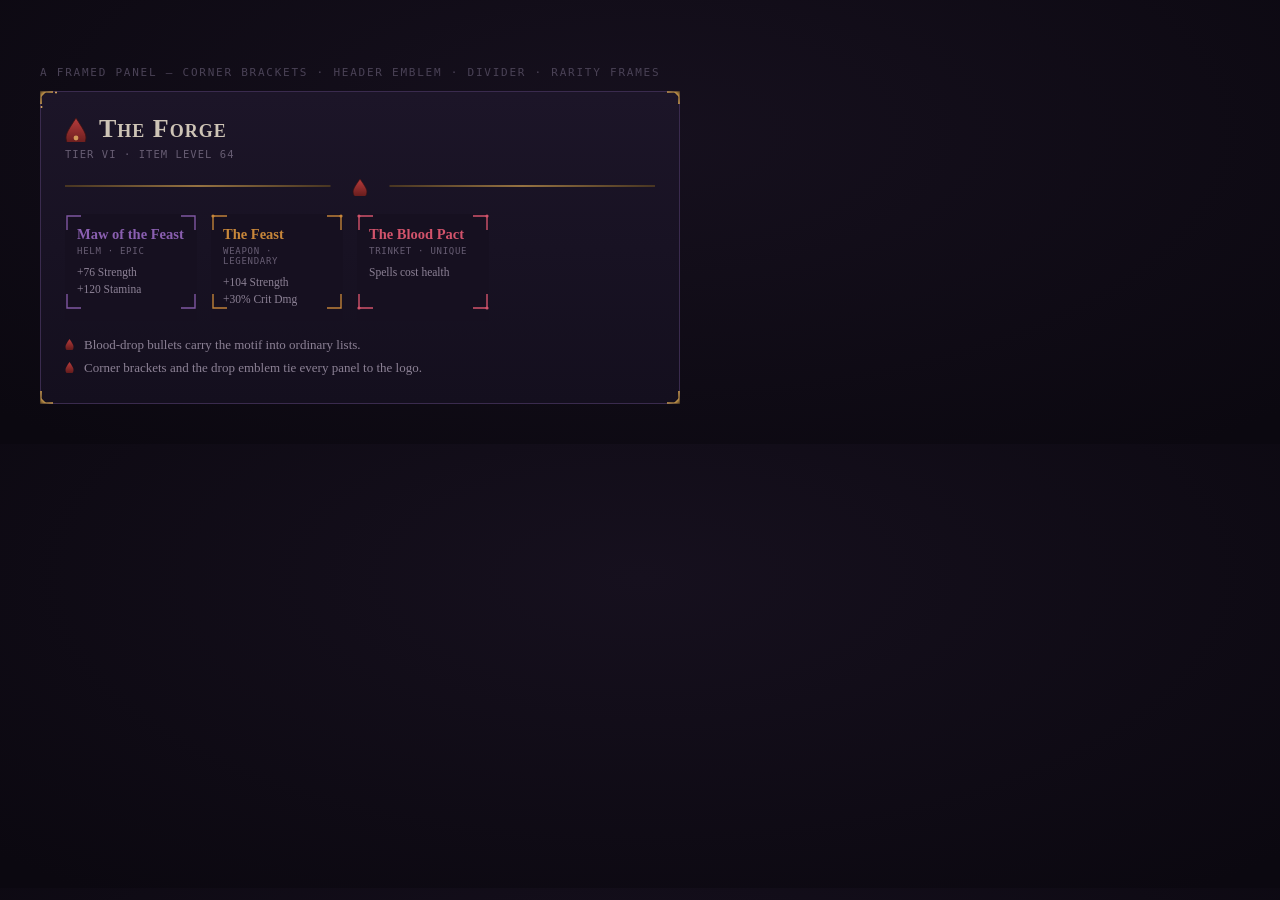
<file: assets/framing-reference.html>
<!DOCTYPE html><html><head><meta charset="utf-8">
<style>
  :root{
    --void:#0e0a12; --pitch:#171120; --slate:#201830; --raise:#2a2038;
    --edge:#3a2b4e; --edge-hi:#55406f; --bone:#cec4b6; --ash:#8c8195; --dim:#675d73;
    --brass:#bd8c45; --brass-hi:#e0ad63; --blood:#ac3c3c;
    --r-rare:#4a7fb5; --r-epic:#8a5fb0; --r-legendary:#c8873a; --r-unique:#d2536b;
    --serif:"Iowan Old Style","Palatino Linotype",Palatino,"Book Antiqua",Georgia,serif;
    --mono:ui-monospace,Menlo,Consolas,monospace;
  }
  *{box-sizing:border-box}
  body{margin:0;background:radial-gradient(70% 90% at 50% 30%,#16101e,#0b0810);
       font-family:var(--serif);color:var(--bone);padding:40px}
  .lbl{color:#4a4256;font-family:var(--mono);font-size:11px;letter-spacing:.16em;
       text-transform:uppercase;margin:26px 0 12px}

  /* ---- framed panel ---- */
  .panel{position:relative;background:linear-gradient(180deg,#1c1528,#140f1e);
         border:1px solid var(--edge);border-radius:3px;padding:22px 24px;max-width:640px}
  .corner{position:absolute;width:26px;height:26px}
  .corner.tl{top:-1px;left:-1px}
  .corner.tr{top:-1px;right:-1px;transform:scaleX(-1)}
  .corner.bl{bottom:-1px;left:-1px;transform:scaleY(-1)}
  .corner.br{bottom:-1px;right:-1px;transform:scale(-1,-1)}

  /* ---- header with emblem ---- */
  .phead{display:flex;align-items:center;gap:12px;margin-bottom:4px}
  .phead h2{font-size:26px;font-weight:700;font-variant:small-caps;letter-spacing:1px;margin:0}
  .emblem{width:22px;height:26px;flex:none}
  .sub{color:var(--dim);font-family:var(--mono);font-size:10.5px;letter-spacing:.1em;
       text-transform:uppercase;margin:2px 0 0}

  /* ---- divider ---- */
  .divider{display:block;width:100%;height:20px;margin:16px 0 18px}

  /* ---- item tiles with rarity frames ---- */
  .tiles{display:flex;gap:14px;flex-wrap:wrap}
  .tile{position:relative;width:132px;background:#161020;border-radius:3px;padding:12px 12px 13px}
  .tframe{position:absolute;inset:0;pointer-events:none}
  .tname{font-family:var(--serif);font-size:14.5px;font-weight:600;line-height:1.15}
  .tmeta{font-family:var(--mono);font-size:9px;letter-spacing:.08em;text-transform:uppercase;
         color:var(--dim);margin:3px 0 8px}
  .tstat{font-size:11.5px;color:var(--ash);line-height:1.5}
  .r-epic{color:var(--r-epic)} .r-legendary{color:var(--r-legendary)} .r-unique{color:var(--r-unique)}

  /* ---- blood-drop bullet list ---- */
  .blist{list-style:none;padding:0;margin:14px 0 0}
  .blist li{display:flex;align-items:baseline;gap:10px;font-size:13px;color:var(--ash);
            line-height:1.6;margin-bottom:2px}
  .bdrop{width:9px;height:12px;flex:none;transform:translateY(1px)}
</style></head><body>

<!-- reusable defs -->
<svg width="0" height="0" style="position:absolute">
  <defs>
    <linearGradient id="brass" x1="0" y1="0" x2="1" y2="1">
      <stop offset="0" stop-color="#6a4f25"/><stop offset="0.5" stop-color="#c99a4e"/><stop offset="1" stop-color="#6a4f25"/>
    </linearGradient>
    <linearGradient id="brassH" x1="0" y1="0" x2="1" y2="0">
      <stop offset="0" stop-color="#5c4420"/><stop offset="0.5" stop-color="#c99a4e"/><stop offset="1" stop-color="#5c4420"/>
    </linearGradient>
    <linearGradient id="blood" x1="0" y1="0" x2="0" y2="1">
      <stop offset="0" stop-color="#b83c3c"/><stop offset="1" stop-color="#5a1818"/>
    </linearGradient>
  </defs>
</svg>

<div class="lbl">a framed panel — corner brackets · header emblem · divider · rarity frames</div>

<div class="panel">
  <!-- corner brackets (one shape, flipped to all four corners) -->
  <svg class="corner tl" viewBox="0 0 26 26"><g fill="none" stroke="url(#brass)" stroke-width="1.6">
    <path d="M1,13 L1,1 L13,1"/></g>
    <path d="M1,1 l5,0 l-5,5 z" fill="url(#brass)"/>
    <circle cx="16" cy="1.5" r="1" fill="var(--brass-hi)"/><circle cx="1.5" cy="16" r="1" fill="var(--brass-hi)"/>
  </svg>
  <svg class="corner tr" viewBox="0 0 26 26"><g fill="none" stroke="url(#brass)" stroke-width="1.6"><path d="M1,13 L1,1 L13,1"/></g><path d="M1,1 l5,0 l-5,5 z" fill="url(#brass)"/></svg>
  <svg class="corner bl" viewBox="0 0 26 26"><g fill="none" stroke="url(#brass)" stroke-width="1.6"><path d="M1,13 L1,1 L13,1"/></g><path d="M1,1 l5,0 l-5,5 z" fill="url(#brass)"/></svg>
  <svg class="corner br" viewBox="0 0 26 26"><g fill="none" stroke="url(#brass)" stroke-width="1.6"><path d="M1,13 L1,1 L13,1"/></g><path d="M1,1 l5,0 l-5,5 z" fill="url(#brass)"/></svg>

  <div class="phead">
    <svg class="emblem" viewBox="0 0 22 26">
      <path d="M11,2 c-7,11 -10,15 -10,20 a10,10 0 1,0 20,0 c0,-5 -3,-9 -10,-20 z" fill="url(#blood)" stroke="#3a1414" stroke-width="0.8"/>
      <circle cx="11" cy="22" r="2.4" fill="var(--brass-hi)" opacity="0.85"/>
    </svg>
    <h2>The Forge</h2>
  </div>
  <div class="sub">tier vi · item level 64</div>

  <!-- divider: brass rule broken by a blood drop, echoing the logo -->
  <svg class="divider" viewBox="0 0 600 20" preserveAspectRatio="none">
    <rect x="0" y="9.3" width="270" height="1.4" fill="url(#brassH)"/>
    <rect x="330" y="9.3" width="270" height="1.4" fill="url(#brassH)"/>
    <g transform="translate(300,10)" style="transform-box:fill-box">
      <path d="M0,-7 c-5,7 -7,10 -7,13 a7,7 0 1,0 14,0 c0,-3 -2,-6 -7,-13 z" fill="url(#blood)" stroke="#3a1414" stroke-width="0.6"/>
    </g>
  </svg>

  <div class="tiles">
    <div class="tile">
      <svg class="tframe" viewBox="0 0 132 96" preserveAspectRatio="none"><g fill="none" stroke="var(--r-epic)" stroke-width="1.4" opacity="0.9">
        <path d="M2,16 L2,2 L16,2"/><path d="M130,16 L130,2 L116,2"/><path d="M2,80 L2,94 L16,94"/><path d="M130,80 L130,94 L116,94"/></g></svg>
      <div class="tname r-epic">Maw of the Feast</div>
      <div class="tmeta">Helm · Epic</div>
      <div class="tstat">+76 Strength<br>+120 Stamina</div>
    </div>
    <div class="tile">
      <svg class="tframe" viewBox="0 0 132 96" preserveAspectRatio="none"><g fill="none" stroke="var(--r-legendary)" stroke-width="1.4" opacity="0.95">
        <path d="M2,16 L2,2 L16,2"/><path d="M130,16 L130,2 L116,2"/><path d="M2,80 L2,94 L16,94"/><path d="M130,80 L130,94 L116,94"/></g>
        <circle cx="2" cy="2" r="1.6" fill="var(--r-legendary)"/><circle cx="130" cy="2" r="1.6" fill="var(--r-legendary)"/></svg>
      <div class="tname r-legendary">The Feast</div>
      <div class="tmeta">Weapon · Legendary</div>
      <div class="tstat">+104 Strength<br>+30% Crit Dmg</div>
    </div>
    <div class="tile">
      <svg class="tframe" viewBox="0 0 132 96" preserveAspectRatio="none"><g fill="none" stroke="var(--r-unique)" stroke-width="1.4">
        <path d="M2,16 L2,2 L16,2"/><path d="M130,16 L130,2 L116,2"/><path d="M2,80 L2,94 L16,94"/><path d="M130,80 L130,94 L116,94"/></g>
        <circle cx="2" cy="2" r="1.6" fill="var(--r-unique)"/><circle cx="130" cy="2" r="1.6" fill="var(--r-unique)"/>
        <circle cx="2" cy="94" r="1.6" fill="var(--r-unique)"/><circle cx="130" cy="94" r="1.6" fill="var(--r-unique)"/></svg>
      <div class="tname r-unique">The Blood Pact</div>
      <div class="tmeta">Trinket · Unique</div>
      <div class="tstat">Spells cost health</div>
    </div>
  </div>

  <ul class="blist">
    <li><svg class="bdrop" viewBox="0 0 9 12"><path d="M4.5,1 c-3,4.5 -4,6 -4,8 a4,4 0 1,0 8,0 c0,-2 -1,-3.5 -4,-8 z" fill="url(#blood)"/></svg>
        Blood-drop bullets carry the motif into ordinary lists.</li>
    <li><svg class="bdrop" viewBox="0 0 9 12"><path d="M4.5,1 c-3,4.5 -4,6 -4,8 a4,4 0 1,0 8,0 c0,-2 -1,-3.5 -4,-8 z" fill="url(#blood)"/></svg>
        Corner brackets and the drop emblem tie every panel to the logo.</li>
  </ul>
</div>

</body></html>
</file>
<file: css/style.css>
/* ===========================================================================
   OPUS REALMS — stylesheet
   ---------------------------------------------------------------------------
   The look: an inked ledger, blood dried black in the margins. Deep bruise-purple
   rather than flat black, tarnished brass for anything valuable, old blood for
   anything dangerous. Nothing glows unless it is a legendary.

   Fonts are system stacks on purpose. The game runs from a local file with no
   internet, so a webfont would simply fail to load.
   =========================================================================== */

:root {
  --void:    #0e0a12;
  --pitch:   #171120;
  --slate:   #201830;
  --raise:   #2a2038;
  --edge:    #3a2b4e;
  --edge-hi: #55406f;

  --bone:    #cec4b6;
  --ash:     #8c8195;
  --dim:     #675d73;

  --brass:   #bd8c45;
  --brass-hi:#e0ad63;
  --blood:   #ac3c3c;
  --witch:   #7d6cb8;
  --verdant: #6d9c60;

  --r-common:    #8e8778;
  --r-uncommon:  #5f9b5b;
  --r-rare:      #4a7fb5;
  --r-epic:      #8a5fb0;
  --r-legendary: #c8873a;
  --r-set: #46c07a;
  --r-unique:    #d2536b;


  --rail: 232px;
  --radius: 3px;

  /* Text scale. 1 is the design size; the Settings page drives this. */
  --fs: 1;

  --serif: "Iowan Old Style", "Palatino Linotype", Palatino, "Book Antiqua", Georgia, serif;
  --sans: -apple-system, BlinkMacSystemFont, "Segoe UI", Roboto, "Helvetica Neue", Arial, sans-serif;
  --mono: ui-monospace, SFMono-Regular, "SF Mono", Menlo, Consolas, "Liberation Mono", monospace;
}

* { box-sizing: border-box; }

html, body {
  margin: 0; padding: 0; height: 100%;
  background: var(--void);
  color: var(--bone);
  font-family: var(--sans);
  font-size: calc(14px * var(--fs));
  line-height: 1.5;
  -webkit-font-smoothing: antialiased;
}

body {
  background-image:
    radial-gradient(ellipse at 20% -10%, rgba(125, 108, 184, 0.10), transparent 55%),
    radial-gradient(ellipse at 90% 110%, rgba(172, 60, 60, 0.07), transparent 50%);
  background-attachment: fixed;
}

h1, h2, h3, h4 { font-family: var(--serif); font-weight: 600; margin: 0; letter-spacing: 0.01em; }
a { color: var(--brass); }
button { font-family: inherit; }

::-webkit-scrollbar { width: 9px; height: 9px; }
::-webkit-scrollbar-track { background: var(--void); }
::-webkit-scrollbar-thumb { background: var(--edge); border-radius: 6px; }
::-webkit-scrollbar-thumb:hover { background: var(--edge-hi); }

:focus-visible { outline: 2px solid var(--brass); outline-offset: 2px; }

/* ---------------------------------------------------------------- layout -- */
.app {
  display: grid;
  grid-template-columns: var(--rail) 1fr;
  min-height: 100vh;
}

.rail {
  background: linear-gradient(180deg, var(--pitch), var(--void));
  border-right: 1px solid var(--edge);
  display: flex; flex-direction: column;
  position: sticky; top: 0; height: 100vh;
}

.brand {
  padding: 18px 18px 14px;
  border-bottom: 1px solid var(--edge);
}
.brand h1 {
  font-size: calc(21px * var(--fs)); line-height: 1.1;
  color: var(--brass);
  letter-spacing: 0.06em;
}
.brand .sub {
  font-family: var(--mono);
  font-size: calc(9.5px * var(--fs)); letter-spacing: 0.22em;
  color: var(--dim); text-transform: uppercase; margin-top: 5px;
}

/* character card */
.charcard { padding: 14px 18px; border-bottom: 1px solid var(--edge); }
.charcard .lvl {
  display: flex; align-items: baseline; gap: 8px; margin-bottom: 9px;
}
.charcard .lvl b { font-family: var(--serif); font-size: calc(17px * var(--fs)); color: var(--bone); }
.charcard .lvl span { font-family: var(--mono); font-size: calc(10px * var(--fs)); color: var(--ash); letter-spacing: 0.1em; }

.bar {
  height: 7px; background: #0b0810;
  border: 1px solid var(--edge); border-radius: 2px;
  overflow: hidden; margin-bottom: 6px; position: relative;
}
.bar > i { display: block; height: 100%; transition: width 0.18s linear; }
.bar.hp > i   { background: linear-gradient(90deg, #6d2020, var(--blood)); }
.bar.mana > i { background: linear-gradient(90deg, #453a75, var(--witch)); }
.bar.xp > i   { background: linear-gradient(90deg, #6b5326, var(--brass)); }
.barlabel {
  display: flex; justify-content: space-between;
  font-family: var(--mono); font-size: calc(9.5px * var(--fs)); color: var(--dim);
  letter-spacing: 0.05em; margin-bottom: 2px;
}

.purse {
  display: flex; align-items: center; gap: 6px;
  font-family: var(--mono); font-size: calc(12px * var(--fs)); color: var(--brass-hi);
  margin-top: 10px;
}
.purse::before {
  content: ""; width: 8px; height: 8px; border-radius: 50%;
  background: var(--brass); box-shadow: 0 0 6px rgba(189, 140, 69, 0.55);
}

/* nav */
.nav { padding: 10px 0; overflow-y: auto; flex: 1; }
.navgroup {
  font-family: var(--mono); font-size: calc(9px * var(--fs)); letter-spacing: 0.2em;
  color: var(--dim); text-transform: uppercase;
  padding: 14px 18px 6px;
}
.navbtn {
  display: flex; align-items: center; gap: 10px; width: 100%;
  background: none; border: 0; border-left: 2px solid transparent;
  color: var(--ash); text-align: left;
  padding: 8px 18px; font-size: calc(13.5px * var(--fs)); cursor: pointer;
  transition: color 0.12s, background 0.12s, border-color 0.12s;
}
.navbtn:hover { color: var(--bone); background: rgba(255,255,255,0.025); }
.navbtn.on {
  color: var(--brass-hi); border-left-color: var(--brass);
  background: linear-gradient(90deg, rgba(189,140,69,0.12), transparent);
}
.navbtn .glyph { font-size: calc(14px * var(--fs)); width: 18px; text-align: center; opacity: 0.85; }
.navbtn .pip {
  margin-left: auto; font-family: var(--mono); font-size: calc(10px * var(--fs));
  background: var(--blood); color: #fff;
  border-radius: 8px; padding: 0 6px; min-width: 17px; text-align: center;
}

.railfoot {
  border-top: 1px solid var(--edge); padding: 10px 14px;
  display: flex; gap: 6px; flex-wrap: wrap;
}

/* ------------------------------------------------------------------ main -- */
.main { padding: 24px 28px 60px; max-width: 1180px; }

.phead { margin-bottom: 20px; }
.phead h2 { font-size: calc(25px * var(--fs)); color: var(--bone); }
.phead p { color: var(--ash); margin: 5px 0 0; max-width: 62ch; font-size: calc(13px * var(--fs)); }

.panel {
  background: var(--pitch);
  border: 1px solid var(--edge);
  border-radius: var(--radius);
  padding: 16px 18px;
  margin-bottom: 16px;
}
.panel > h3 {
  font-size: calc(12px * var(--fs)); letter-spacing: 0.16em; text-transform: uppercase;
  color: var(--brass); font-family: var(--mono); font-weight: 500;
  margin-bottom: 12px;
}

.grid { display: grid; gap: 12px; }
.g2 { grid-template-columns: repeat(auto-fit, minmax(300px, 1fr)); }
.g3 { grid-template-columns: repeat(auto-fit, minmax(230px, 1fr)); }

/* --------------------------------------------------------------- buttons -- */
.btn {
  background: var(--raise); color: var(--bone);
  border: 1px solid var(--edge-hi); border-radius: var(--radius);
  padding: 7px 13px; font-size: calc(12.5px * var(--fs)); cursor: pointer;
  transition: background 0.12s, border-color 0.12s, color 0.12s;
}
.btn:hover:not(:disabled) { background: var(--edge); border-color: var(--brass); color: #fff; }
.btn:disabled { opacity: 0.35; cursor: not-allowed; }
.btn.primary {
  background: linear-gradient(180deg, #7c5a26, #5d4320);
  border-color: var(--brass); color: #f3e3c8; font-weight: 600;
}
.btn.primary:hover:not(:disabled) { background: linear-gradient(180deg, #96702f, #6d5026); }
.btn.danger { border-color: #6d2b2b; color: #d09090; }
.btn.danger:hover:not(:disabled) { background: #3b1d1d; border-color: var(--blood); color: #fff; }
.btn.sm { padding: 4px 9px; font-size: calc(11.5px * var(--fs)); }
.btn.wide { width: 100%; justify-content: center; }

.tabs { display: flex; gap: 4px; flex-wrap: wrap; margin-bottom: 14px; border-bottom: 1px solid var(--edge); }
.tab {
  background: none; border: 0; border-bottom: 2px solid transparent;
  color: var(--ash); padding: 8px 14px; font-size: calc(13px * var(--fs)); cursor: pointer;
}
.tab:hover { color: var(--bone); }
.tab.on { color: var(--brass-hi); border-bottom-color: var(--brass); }

/* ----------------------------------------------------------------- cards -- */
.card {
  background: var(--slate); border: 1px solid var(--edge);
  border-radius: var(--radius); padding: 14px;
  display: flex; flex-direction: column; gap: 8px;
  transition: border-color 0.14s, transform 0.14s;
}
.card:hover { border-color: var(--edge-hi); }
.card.locked { opacity: 0.5; }
.card.active { border-color: var(--brass); box-shadow: inset 0 0 0 1px rgba(189,140,69,0.25); }
.card h4 { font-size: calc(16px * var(--fs)); color: var(--bone); }
.card .meta {
  font-family: var(--mono); font-size: calc(10px * var(--fs)); letter-spacing: 0.08em;
  color: var(--dim); text-transform: uppercase;
}
.card .desc { font-size: calc(12.5px * var(--fs)); color: var(--ash); line-height: 1.45; flex: 1; }
.card .foot { display: flex; align-items: center; gap: 8px; }

/* ------------------------------------------------------------- the forge -- */
.forge-grid {
  display: grid; grid-template-columns: 1fr 300px; gap: 22px; align-items: start;
}
.forge-compose { min-width: 0; }
.forge-field { margin-bottom: 16px; }
.forge-field label {
  display: block; font-family: var(--mono); font-size: calc(10px * var(--fs));
  letter-spacing: 0.1em; text-transform: uppercase; color: var(--dim); margin-bottom: 7px;
}
.chiprow { display: flex; flex-wrap: wrap; gap: 6px; }
.chip {
  background: var(--pitch); border: 1px solid var(--edge); border-radius: var(--radius);
  color: var(--ash); padding: 5px 11px; font-size: calc(12px * var(--fs));
  font-family: var(--sans); cursor: pointer; transition: border-color 0.12s, color 0.12s, background 0.12s;
}
.chip:hover { border-color: var(--edge-hi); color: var(--bone); }
.chip.on {
  background: var(--raise); border-color: var(--brass); color: var(--brass-hi);
  box-shadow: inset 0 0 0 1px rgba(189,140,69,0.2);
}
.chip.q-epic.on { border-color: var(--r-epic); color: var(--r-epic); box-shadow: inset 0 0 0 1px rgba(138,95,176,0.25); }
.chip.q-rare.on { border-color: var(--r-rare); color: var(--r-rare); box-shadow: inset 0 0 0 1px rgba(74,127,181,0.25); }

.forge-preview { position: sticky; top: 12px; }
.fp-card {
  background: linear-gradient(180deg, var(--slate), var(--pitch));
  border: 1px solid var(--edge); border-left-width: 3px; border-radius: var(--radius);
  padding: 14px 16px;
}
.fp-name { font-family: var(--serif); font-size: calc(17px * var(--fs)); font-weight: 600; }
.fp-sub {
  font-family: var(--mono); font-size: calc(10px * var(--fs)); letter-spacing: 0.08em;
  text-transform: uppercase; color: var(--dim); margin: 3px 0 12px;
}
.fp-stats { display: flex; flex-direction: column; gap: 5px; }
.fp-stat { display: flex; align-items: baseline; gap: 8px; font-size: calc(13px * var(--fs)); }
.fp-stat .fp-v { font-family: var(--mono); color: var(--brass-hi); min-width: 84px; }
.fp-stat .fp-k { color: var(--ash); }
.fp-stat.focus .fp-v { color: var(--verdant); }
.fp-stat.focus .fp-k { color: var(--bone); }
.fp-note {
  margin-top: 12px; padding-top: 10px; border-top: 1px solid var(--edge);
  font-size: calc(11.5px * var(--fs)); color: var(--dim); line-height: 1.5;
}
.fp-cost { margin: 12px 0; font-family: var(--mono); font-size: calc(11.5px * var(--fs)); color: var(--ash); }
.btn.lg { width: 100%; justify-content: center; padding: 11px; font-size: calc(14px * var(--fs)); }

@media (max-width: 720px) {
  .forge-grid { grid-template-columns: 1fr; }
  .forge-preview { position: static; }
}

.tag {
  font-family: var(--mono); font-size: calc(9.5px * var(--fs)); letter-spacing: 0.08em;
  padding: 2px 7px; border-radius: 2px; text-transform: uppercase;
  border: 1px solid var(--edge-hi); color: var(--ash);
}
.tag.gold { border-color: var(--brass); color: var(--brass-hi); }
.tag.red { border-color: #6d2b2b; color: #cf8686; }
.tag.done { border-color: #3d5c36; color: var(--verdant); }

/* ---------------------------------------------------------------- combat -- */
.arena { display: grid; grid-template-columns: 1fr 1fr; gap: 14px; align-items: start; }

.fighter { background: var(--slate); border: 1px solid var(--edge); border-radius: var(--radius); padding: 14px; }
.fighter .who { display: flex; justify-content: space-between; align-items: baseline; margin-bottom: 4px; }
.fighter .who b { font-family: var(--serif); font-size: calc(16px * var(--fs)); }
.fighter .who .lv { font-family: var(--mono); font-size: calc(10px * var(--fs)); color: var(--dim); }
.fighter .roleline { font-family: var(--mono); font-size: calc(10px * var(--fs)); color: var(--dim); letter-spacing: 0.1em; text-transform: uppercase; margin-bottom: 9px; }
.fighter.enemy { border-color: #4a2b2b; }
.fighter .bar { height: 12px; }
.fighter .hpnum { font-family: var(--mono); font-size: calc(11px * var(--fs)); color: var(--ash); text-align: right; }

.elite-tag { color: var(--brass-hi); font-family: var(--mono); font-size: calc(10px * var(--fs)); letter-spacing: 0.1em; }

.buffrow { display: flex; gap: 5px; flex-wrap: wrap; margin-top: 9px; min-height: 20px; }
.buff {
  font-family: var(--mono); font-size: calc(9.5px * var(--fs)); letter-spacing: 0.05em;
  border: 1px solid var(--edge-hi); border-radius: 2px; padding: 1px 6px; color: var(--witch);
}
.buff.dot { color: var(--blood); border-color: #5c2d2d; }
.buff.shield { color: var(--brass-hi); border-color: var(--brass); }

/* the chronicle — the one showy element */
.chronicle {
  background: linear-gradient(180deg, #120d19, var(--void));
  border: 1px solid var(--edge);
  border-radius: var(--radius);
  height: 340px; overflow-y: auto;
  padding: 12px 14px 12px 20px;
  font-family: var(--mono); font-size: calc(11.5px * var(--fs)); line-height: 1.75;
  position: relative;
}
.chronicle::before {
  content: ""; position: absolute; left: 10px; top: 10px; bottom: 10px;
  width: 1px; background: linear-gradient(180deg, transparent, var(--edge) 12%, var(--edge) 88%, transparent);
}
.chronicle .line { color: var(--dim); }
.chronicle .line b { color: var(--bone); font-weight: 600; }
.chronicle .dmg b { color: var(--brass-hi); }
.chronicle .crit-line b { color: var(--brass-hi); }
.chronicle .crit { color: var(--blood); font-size: calc(10px * var(--fs)); letter-spacing: 0.1em; }
.chronicle .taken { color: #96707a; }
.chronicle .taken b { color: var(--blood); }
.chronicle .heal { color: var(--verdant); }
.chronicle .heal b { color: #92c283; }
.chronicle .shield { color: var(--brass); }
.chronicle .cast { color: var(--witch); }
.chronicle .miss { color: var(--dim); font-style: italic; }
.chronicle .potion { color: var(--verdant); }
.chronicle .win { color: var(--brass-hi); }
.chronicle .lose { color: var(--blood); }
.chronicle .loot { color: var(--bone); }
.chronicle .level { color: var(--brass-hi); font-weight: 600; }
.chronicle .header {
  color: var(--ash); border-top: 1px solid var(--edge);
  margin-top: 8px; padding-top: 8px; letter-spacing: 0.08em;
}
.chronicle .header:first-child { border: 0; margin-top: 0; padding-top: 0; }

.ctrlbar { display: flex; gap: 8px; flex-wrap: wrap; align-items: center; margin-bottom: 12px; }
.switch { display: flex; align-items: center; gap: 7px; font-size: calc(12.5px * var(--fs)); color: var(--ash); cursor: pointer; }
.switch input { accent-color: var(--brass); width: 15px; height: 15px; cursor: pointer; }
.speedgrp { display: flex; border: 1px solid var(--edge-hi); border-radius: var(--radius); overflow: hidden; }
.speedgrp button {
  background: var(--raise); border: 0; color: var(--ash);
  padding: 5px 11px; font-family: var(--mono); font-size: calc(11px * var(--fs)); cursor: pointer;
}
.speedgrp button.on { background: var(--brass); color: #1a1208; font-weight: 700; }

/* ------------------------------------------------------------------ gear -- */
/* The paperdoll: armour down each side, character between, weapons beneath. */
.paperdoll-wrap {
  display: grid;
  grid-template-columns: auto 1fr auto;
  grid-template-areas: "left centre right" "bottom bottom bottom";
  gap: 14px;
  align-items: start;
}
.dollcol { display: flex; flex-direction: column; gap: 7px; }
.dollcol:first-child { grid-area: left; }
.dollcol:last-of-type { grid-area: right; }
.dollcentre { grid-area: centre; min-width: 0; }
.dollbottom {
  grid-area: bottom; display: flex; gap: 7px;
  justify-content: center; flex-wrap: wrap;
  padding-top: 12px; border-top: 1px solid var(--edge);
}

.dollslot {
  position: relative;
  display: flex; align-items: center; gap: 9px;
  background: var(--slate);
  border: 1px solid var(--edge);
  border-radius: var(--radius);
  padding: 6px 9px 6px 6px;
  width: 190px; min-height: 50px;
  transition: border-color 0.12s, background 0.12s;
}
.dollslot.filled { cursor: pointer; }
.dollslot.filled:hover { background: var(--raise); border-color: var(--edge-hi); }
.dollslot.picked { border-color: var(--brass); }

.dollicon {
  flex-shrink: 0;
  width: 38px; height: 38px;
  display: flex; align-items: center; justify-content: center;
  background: var(--void);
  border: 1px solid var(--edge);
  border-radius: 2px;
  color: var(--dim);
}
.dollslot.filled .dollicon { border-color: currentColor; }
.slotsvg { width: 26px; height: 26px; }

.dolllabel {
  font-size: calc(11.5px * var(--fs)); line-height: 1.25;
  overflow: hidden; display: -webkit-box;
  -webkit-line-clamp: 2; -webkit-box-orient: vertical;
}
.dollslot.empty .dolllabel {
  color: var(--dim); font-family: var(--mono);
  font-size: calc(9.5px * var(--fs)); letter-spacing: 0.1em; text-transform: uppercase;
}
.dollilvl {
  position: absolute; right: 5px; bottom: 3px;
  font-family: var(--mono); font-size: calc(9px * var(--fs)); color: var(--dim);
}
.dollmark {
  position: absolute; right: 5px; top: 4px; font-size: calc(9px * var(--fs));
}
.dollmark.uq { color: var(--r-unique); }
.dollmark.pr { color: var(--witch); }

/* ---------------------------------------------------------------- rarity -- */
/* Three families, all driven by the same theme variables:
     .r-*         colours the item's NAME
     .b-*         tints the left edge of a list row
     .r-border-*  outlines an equipment square on the paperdoll
   Every one of these is emitted somewhere in js/ui/. There is a test that walks
   the markup and fails if any of them lacks a rule, because deleting one is
   silent — the class simply stops doing anything and every item goes white. */
.r-common    { color: var(--r-common); }
.r-uncommon  { color: var(--r-uncommon); }
.r-rare      { color: var(--r-rare); }
.r-epic      { color: var(--r-epic); }
.r-legendary { color: var(--r-legendary); text-shadow: 0 0 10px rgba(200,135,58,0.35); }
.r-set { color: var(--r-set); text-shadow: 0 0 10px rgba(70,192,122,0.35); }
.r-unique    {
  color: var(--r-unique);
  text-shadow: 0 0 12px rgba(210,83,107,0.50);
  font-weight: 600;
}

.b-common    { border-left-color: var(--r-common) !important; }
.b-uncommon  { border-left-color: var(--r-uncommon) !important; }
.b-rare      { border-left-color: var(--r-rare) !important; }
.b-epic      { border-left-color: var(--r-epic) !important; }
.b-legendary { border-left-color: var(--r-legendary) !important; }
.b-set { border-left-color: var(--r-set) !important; }
.b-unique    {
  border-left-color: var(--r-unique) !important;
  box-shadow: inset 0 0 24px rgba(210,83,107,0.09);
}

.r-border-common    { border-color: var(--r-common) !important; }
.r-border-uncommon  { border-color: var(--r-uncommon) !important; }
.r-border-rare      { border-color: var(--r-rare) !important; }
.r-border-epic      { border-color: var(--r-epic) !important; }
.r-border-legendary { border-color: var(--r-legendary) !important; }
.r-border-set { border-color: var(--r-set) !important; }
.r-border-unique    {
  border-color: var(--r-unique) !important;
  box-shadow: inset 0 0 18px rgba(210,83,107,0.10);
}

.dollcentre {
  background: linear-gradient(180deg, var(--slate), var(--pitch));
  border: 1px solid var(--edge); border-radius: var(--radius);
  padding: 16px 18px; text-align: center;
}
.dollname { font-family: var(--serif); font-size: calc(20px * var(--fs)); color: var(--bone); }
.dolllvl {
  font-family: var(--mono); font-size: calc(10px * var(--fs)); letter-spacing: 0.16em;
  color: var(--brass); text-transform: uppercase; margin-top: 3px;
}
.dollbars { margin: 16px 0; text-align: left; }
.dollaspects { margin: 16px 0; text-align: left; }
.dollaspects-head {
  font-family: var(--mono); font-size: calc(9.5px * var(--fs)); letter-spacing: 0.16em;
  text-transform: uppercase; color: var(--brass); margin-bottom: 7px;
}
.dollaspect {
  display: flex; justify-content: space-between; gap: 10px; align-items: baseline;
  padding: 3px 0; font-size: calc(12px * var(--fs)); border-bottom: 1px solid var(--edge);
}
.dollaspect .an { min-width: 0; overflow: hidden; text-overflow: ellipsis; white-space: nowrap; }
.dollaspect .av { font-family: var(--serif); color: var(--witch); flex-shrink: 0; }
.dollaspect-empty { font-size: calc(11.5px * var(--fs)); color: var(--dim); line-height: 1.5; }
.dollsummary {
  display: grid; grid-template-columns: repeat(auto-fit, minmax(96px, 1fr));
  gap: 3px 14px; text-align: left;
}
.dollsummary div {
  display: flex; justify-content: space-between; align-items: baseline;
  font-size: calc(11.5px * var(--fs)); padding: 3px 0;
  border-bottom: 1px dotted rgba(255,255,255,0.05);
}
.dollsummary span { color: var(--ash); }
.dollsummary b { font-family: var(--mono); color: var(--bone); }
.dollfoot {
  margin-top: 12px; font-family: var(--mono); font-size: calc(9.5px * var(--fs));
  color: var(--dim); letter-spacing: 0.05em;
}

/* enchanting reuses the squares in a plain grid */
.dollgrid {
  display: grid; grid-template-columns: repeat(auto-fill, minmax(190px, 1fr)); gap: 7px;
}
.dollgrid .dollslot { width: auto; }

@media (max-width: 860px) {
  .paperdoll-wrap {
    grid-template-columns: 1fr 1fr;
    grid-template-areas: "centre centre" "left right" "bottom bottom";
  }
  .dollslot { width: auto; }
}

/* stat sheet */
.statsheet { display: grid; grid-template-columns: repeat(auto-fit, minmax(160px, 1fr)); gap: 3px 20px; }
.statrow {
  display: flex; justify-content: space-between; align-items: baseline;
  padding: 4px 0; border-bottom: 1px dotted rgba(255,255,255,0.05);
  font-size: calc(12.5px * var(--fs));
}
.statrow span { color: var(--ash); }
.statrow b { font-family: var(--mono); font-weight: 600; color: var(--bone); }
.statrow.hi b { color: var(--brass-hi); }

/* ------------------------------------------------------------- inventory -- */
.invhead { display: flex; gap: 8px; flex-wrap: wrap; align-items: center; margin-bottom: 12px; }
.invhead select, .invhead input {
  background: var(--slate); color: var(--bone);
  border: 1px solid var(--edge-hi); border-radius: var(--radius);
  padding: 6px 9px; font-size: calc(12.5px * var(--fs)); font-family: inherit;
}

.itemlist { display: flex; flex-direction: column; gap: 5px; }
.itemrow {
  display: flex; align-items: center; gap: 12px;
  background: var(--slate); border: 1px solid var(--edge);
  border-left-width: 3px; border-radius: var(--radius); padding: 8px 11px;
}
.itemrow:hover { background: var(--raise); }
.itemrow .main { flex: 1; min-width: 0; }
.itemrow .nm { font-size: calc(13px * var(--fs)); }
.itemrow .sub { font-family: var(--mono); font-size: calc(10px * var(--fs)); color: var(--dim); margin-top: 2px; }
.itemrow .acts { display: flex; gap: 5px; flex-shrink: 0; }
.itemrow .potdesc { font-size: calc(12px * var(--fs)); color: var(--ash); margin-top: 3px; }
.upgrade { color: var(--verdant); font-family: var(--mono); font-size: calc(10px * var(--fs)); letter-spacing: 0.06em; }

.empty {
  text-align: center; color: var(--dim); padding: 34px 20px;
  font-style: italic; border: 1px dashed var(--edge); border-radius: var(--radius);
}

/* --------------------------------------------------------------- talents -- */
.treebar { display: flex; gap: 6px; flex-wrap: wrap; margin-bottom: 14px; }
.treebtn {
  background: var(--slate); border: 1px solid var(--edge); border-radius: var(--radius);
  color: var(--ash); padding: 8px 14px; cursor: pointer; font-size: calc(13px * var(--fs));
  display: flex; align-items: center; gap: 8px;
}
.treebtn.on { border-color: var(--brass); color: var(--brass-hi); background: var(--raise); }
.treebtn b { font-family: var(--mono); font-size: calc(11px * var(--fs)); }

.tiers { display: flex; flex-direction: column; gap: 10px; }
.tier { border-left: 2px solid var(--edge); padding-left: 14px; }
.tier.open { border-left-color: var(--brass); }
.tierhead {
  font-family: var(--mono); font-size: calc(9.5px * var(--fs)); letter-spacing: 0.16em;
  text-transform: uppercase; color: var(--dim); margin-bottom: 7px;
}
.tier.open .tierhead { color: var(--brass); }
.tierlimit { color: var(--brass-hi); margin-left: 4px; }
.talentgrid { display: grid; grid-template-columns: repeat(auto-fit, minmax(205px, 1fr)); gap: 7px; }

.talent {
  background: var(--slate); border: 1px solid var(--edge);
  border-radius: var(--radius); padding: 9px 11px; cursor: pointer;
  transition: border-color 0.12s, background 0.12s;
}
.talent:hover { border-color: var(--edge-hi); background: var(--raise); }
.talent.maxed { border-color: var(--brass); }
.talent.invested { border-color: var(--brass); }
.talent.blocked { opacity: 0.42; cursor: not-allowed; }
.talent .th { display: flex; justify-content: space-between; align-items: baseline; gap: 8px; }
.talent .tn { font-size: calc(12.5px * var(--fs)); color: var(--bone); font-weight: 600; }
.talent.invested .tn { color: var(--brass-hi); }
.talent .rank { font-family: var(--mono); font-size: calc(10.5px * var(--fs)); color: var(--dim); flex-shrink: 0; }
.talent.invested .rank { color: var(--brass); }
.talent .td { font-size: calc(11.5px * var(--fs)); color: var(--ash); margin-top: 4px; line-height: 1.4; }

/* ---------------------------------------------------------------- spells -- */
.spellrow {
  display: flex; align-items: center; gap: 12px;
  background: var(--slate); border: 1px solid var(--edge);
  border-left: 3px solid var(--witch);
  border-radius: var(--radius); padding: 9px 12px; margin-bottom: 5px;
}
.spellrow.locked { border-left-color: var(--edge); opacity: 0.45; }
.spellrow .order { display: flex; flex-direction: column; gap: 2px; }
.spellrow .order button {
  background: var(--raise); border: 1px solid var(--edge); color: var(--ash);
  width: 20px; height: 15px; line-height: 1; font-size: calc(9px * var(--fs)); cursor: pointer; border-radius: 2px;
}
.spellrow .order button:hover { color: var(--brass); border-color: var(--brass); }
.spellrow .sn { font-size: calc(13px * var(--fs)); color: var(--bone); }
.spellrow .sd { font-size: calc(11.5px * var(--fs)); color: var(--ash); margin-top: 2px; }
.spellcond {
  display: flex; align-items: center; gap: 7px; margin-top: 7px;
  flex-wrap: wrap;
}
.spellcond .cw {
  font-family: var(--mono); font-size: calc(10px * var(--fs)); color: var(--dim);
  letter-spacing: 0.05em;
}
.spellcond select, .spellcond input {
  background: var(--raise); color: var(--bone);
  border: 1px solid var(--edge); border-radius: var(--radius);
  padding: 3px 7px; font-size: calc(11.5px * var(--fs)); font-family: inherit;
}
.spellcond input { width: 58px; }
.spellcond select:focus, .spellcond input:focus { border-color: var(--brass); }

.effectgroup {
  font-family: var(--mono); font-size: calc(9px * var(--fs)); letter-spacing: 0.18em;
  text-transform: uppercase; color: var(--brass);
  margin: 12px 0 5px; padding-top: 9px;
  border-top: 1px solid var(--edge);
}
.effectgroup:first-child { margin-top: 0; padding-top: 0; border-top: 0; }

.spellrow .sm { font-family: var(--mono); font-size: calc(10px * var(--fs)); color: var(--dim); flex-shrink: 0; text-align: right; }

/* -------------------------------------------------------------- crafting -- */
.matgrid { display: grid; grid-template-columns: repeat(auto-fit, minmax(175px, 1fr)); gap: 5px; }
.mat {
  display: flex; justify-content: space-between; align-items: baseline;
  background: var(--slate); border: 1px solid var(--edge);
  border-radius: var(--radius); padding: 6px 10px; font-size: calc(12.5px * var(--fs));
}
.mat b { font-family: var(--mono); color: var(--brass-hi); }
.mat.zero { opacity: 0.35; }

.reciperow {
  display: flex; align-items: center; gap: 12px;
  background: var(--slate); border: 1px solid var(--edge);
  border-radius: var(--radius); padding: 9px 12px; margin-bottom: 5px;
}
.reciperow .rn { flex: 1; font-size: calc(13px * var(--fs)); }
.reciperow .cost { font-family: var(--mono); font-size: calc(11px * var(--fs)); color: var(--ash); }
.reciperow .cost .lack { color: var(--blood); }

/* --------------------------------------------------------------- tooltips -- */
.tip {
  position: fixed; z-index: 90; pointer-events: none;
  max-width: 320px; display: flex; flex-direction: column; gap: 0;
  filter: drop-shadow(0 10px 26px rgba(0,0,0,0.7));
}
.tip.wide { max-width: none; }
.tip-compare-row { display: flex; gap: 8px; align-items: flex-start; }
.tip-col { width: 212px; }
.tip-col .tip-vs {
  background: transparent; border: 0; padding: 0 2px 5px; text-align: left;
}
.tip-col .tip-vs.newvs { color: var(--brass-hi); }
.tip-card {
  background: var(--pitch); border: 1px solid var(--edge-hi);
  border-radius: var(--radius); padding: 11px 13px;
}
.tip-card.muted { opacity: 0.82; border-style: dashed; }
.tip-name { font-family: var(--serif); font-size: calc(15px * var(--fs)); line-height: 1.25; }
.tip-meta {
  font-family: var(--mono); font-size: calc(9.5px * var(--fs)); letter-spacing: 0.06em;
  color: var(--dim); margin-top: 3px; text-transform: uppercase;
}
.tip-weapon {
  display: flex; justify-content: space-between; gap: 10px;
  font-size: calc(12px * var(--fs)); margin-top: 7px; color: var(--bone);
}
.tip-dim { color: var(--ash); }

.tip-block {
  margin-top: 9px; padding-top: 8px;
  border-top: 1px solid var(--edge);
  display: flex; flex-direction: column; gap: 2px;
}
.tip-stat { display: flex; align-items: baseline; gap: 7px; font-size: calc(12.5px * var(--fs)); }
.tip-val {
  font-family: var(--mono); font-weight: 600; color: var(--brass-hi);
  min-width: 52px; text-align: right;
}
.tip-val.tip-none { color: var(--dim); }
.tip-key { color: var(--ash); flex: 1; }
.tip-delta { font-family: var(--mono); font-size: calc(11px * var(--fs)); font-weight: 600; }
.tip-delta.up { color: var(--verdant); }
.tip-delta.down { color: var(--blood); }
.tip-delta.same { color: var(--dim); }

.tip-ench {
  margin-top: 8px; padding-top: 7px; border-top: 1px solid var(--edge);
  font-size: calc(12px * var(--fs)); color: var(--witch);
}
.tip-foot {
  margin-top: 8px; padding-top: 7px; border-top: 1px solid var(--edge);
  font-family: var(--mono); font-size: calc(10px * var(--fs)); color: var(--dim);
}
.tip-hint {
  background: var(--void); border: 1px solid var(--edge); border-top: 0;
  border-radius: 0 0 var(--radius) var(--radius);
  padding: 5px 12px; font-size: calc(10.5px * var(--fs)); color: var(--dim);
}
.tip-hint b { color: var(--brass); }
.tip-vs {
  background: var(--void); border-left: 1px solid var(--edge);
  border-right: 1px solid var(--edge);
  font-family: var(--mono); font-size: calc(9px * var(--fs)); letter-spacing: 0.16em;
  text-transform: uppercase; color: var(--dim);
  padding: 5px 12px; text-align: center;
}

/* items advertise that they have a tooltip */
[data-tip] { cursor: help; }
.itemrow[data-tip], .slot[data-tip] { cursor: pointer; }

/* -------------------------------------------------- inventory stat layout -- */
/* One stat per line, laid out in columns so a five-stat item stays compact. */
.statgrid {
  display: grid;
  grid-template-columns: repeat(auto-fill, minmax(146px, 1fr));
  gap: 1px 16px; margin-top: 5px;
}
.statgrid .s {
  display: flex; align-items: baseline; gap: 6px;
  font-size: calc(12px * var(--fs)); line-height: 1.55;
}
.statgrid .s .v {
  font-family: var(--mono); font-weight: 600; color: var(--brass-hi);
  min-width: 46px; text-align: right;
}
.statgrid .s .k { color: var(--ash); }
.statgrid .s.wpn .v { color: var(--bone); }
.statgrid .s.ench { grid-column: 1 / -1; }
.statgrid .s.ench .k { color: var(--witch); }
/* ------------------------------------------------------------- spell bar -- */
.spellbar { display: flex; gap: 6px; flex-wrap: wrap; margin-top: 12px; }
.spellbar-empty {
  font-family: var(--mono); font-size: calc(11px * var(--fs)); color: var(--dim);
  padding: 6px 0; letter-spacing: 0.04em;
}
.spellchip {
  position: relative; overflow: hidden;
  background: var(--slate); border: 1px solid var(--edge);
  border-radius: var(--radius); padding: 5px 10px;
  display: flex; align-items: baseline; gap: 8px; min-width: 132px;
  cursor: help;
}
.spellchip > i {
  position: absolute; left: 0; top: 0; bottom: 0;
  background: rgba(125, 108, 184, 0.16); transition: width 0.1s linear;
}
.spellchip .sc-name { position: relative; font-size: calc(12px * var(--fs)); color: var(--bone); }
.spellchip .sc-cd {
  position: relative; margin-left: auto;
  font-family: var(--mono); font-size: calc(10px * var(--fs)); color: var(--dim);
}
.spellchip.ready { border-color: var(--witch); }
.spellchip.ready .sc-cd { color: var(--witch); }
.spellchip.cooling { opacity: 0.62; }
.spellchip.poor { border-color: #5c2d2d; opacity: 0.7; }
.spellchip.poor .sc-cd { color: var(--blood); }

/* ------------------------------------------------------- effects & procs -- */
.effectrow {
  display: flex; gap: 12px; align-items: baseline;
  padding: 6px 0; border-bottom: 1px dotted rgba(255,255,255,0.05);
  font-size: calc(12.5px * var(--fs));
}
.effectrow b { color: var(--brass-hi); min-width: 118px; }
.effectrow span { color: var(--ash); }

.tip-proc {
  margin-top: 8px; padding-top: 7px; border-top: 1px solid var(--edge);
  font-size: calc(11.5px * var(--fs)); color: var(--ash); line-height: 1.45;
}
.tip-proc b { color: var(--brass-hi); }
.tip-hands {
  margin-top: 6px; font-family: var(--mono); font-size: calc(10px * var(--fs));
  color: var(--brass); letter-spacing: 0.05em;
}
.tip-help {
  margin-top: 8px; font-size: calc(12px * var(--fs)); color: var(--ash); line-height: 1.5;
  max-width: 40ch;
}

.talent.proc { border-style: solid; }
.talent .procmark {
  font-family: var(--mono); font-size: calc(8.5px * var(--fs)); letter-spacing: 0.12em;
  color: var(--witch); border: 1px solid var(--edge-hi);
  border-radius: 2px; padding: 0 4px; vertical-align: middle;
}
.talent .tcur {
  margin-top: 5px; padding-top: 5px; border-top: 1px dotted rgba(255,255,255,0.07);
  font-family: var(--mono); font-size: calc(10.5px * var(--fs)); color: var(--brass);
}

/* stat rows are hoverable on the character sheet */
.statrow[data-tip] { cursor: help; }
.statrow[data-tip]:hover { background: rgba(255,255,255,0.03); }

/* range slider */
input[type="range"] { accent-color: var(--brass); }

.srccount {
  font-family: var(--mono); font-size: calc(9.5px * var(--fs)); color: var(--dim);
  letter-spacing: 0.05em;
}

/* ------------------------------------------------------------- theme picker -- */
.themegrid { display: grid; grid-template-columns: repeat(auto-fit, minmax(190px, 1fr)); gap: 8px; }
.themecard {
  background: var(--slate); border: 1px solid var(--edge);
  border-radius: var(--radius); padding: 11px 13px; cursor: pointer;
  transition: border-color 0.12s;
}
.themecard:hover { border-color: var(--edge-hi); }
.themecard.on { border-color: var(--brass); }
.themecard h4 { font-size: calc(14px * var(--fs)); margin-bottom: 3px; }
.themecard .tb { font-size: calc(11.5px * var(--fs)); color: var(--ash); line-height: 1.4; }
.swatches { display: flex; gap: 4px; margin-top: 9px; }
.swatches i {
  width: 20px; height: 20px; border-radius: 2px;
  border: 1px solid rgba(255,255,255,0.10); display: block;
}

.colorrow {
  display: flex; align-items: center; gap: 10px;
  padding: 6px 0; font-size: calc(12.5px * var(--fs));
}
.colorrow label { flex: 1; color: var(--ash); }
.colorrow input[type="color"] {
  width: 46px; height: 28px; padding: 0; cursor: pointer;
  background: none; border: 1px solid var(--edge-hi); border-radius: var(--radius);
}

/* ------------------------------------------------------------------ sets -- */
.tip-set {
  margin-top: 9px; padding-top: 8px; border-top: 1px solid var(--edge);
}
.tip-setname {
  color: var(--r-uncommon); font-family: var(--serif);
  font-size: calc(12.5px * var(--fs)); margin-bottom: 4px;
}
.tip-setname span { color: var(--dim); font-family: var(--mono); font-size: calc(10px * var(--fs)); }
.tip-setpiece {
  font-size: calc(11px * var(--fs)); color: var(--dim); padding-left: 9px; line-height: 1.5;
}
.tip-setpiece.held { color: var(--ash); }
.tip-setpiece.on { color: var(--r-uncommon); }
.tip-setbonus {
  font-size: calc(11px * var(--fs)); color: var(--dim);
  margin-top: 3px; line-height: 1.45;
}
.tip-setbonus.on { color: var(--r-uncommon); }

.setblock { margin-bottom: 14px; }
.setblock:last-child { margin-bottom: 0; }
.setname {
  font-family: var(--serif); font-size: calc(15px * var(--fs));
  color: var(--r-uncommon); margin-bottom: 5px;
}
.setname span { font-family: var(--mono); font-size: calc(10px * var(--fs)); color: var(--dim); }
.setbonus {
  display: flex; gap: 10px; align-items: baseline;
  font-size: calc(12.5px * var(--fs)); color: var(--dim);
  padding: 3px 0; opacity: 0.55;
}
.setbonus.on { opacity: 1; color: var(--ash); }
.setbonus b { color: var(--dim); font-family: var(--mono); min-width: 22px; }
.setbonus.on b { color: var(--r-uncommon); }

/* --------------------------------------------------------------- descent -- */
.boongrid {
  display: grid; grid-template-columns: repeat(auto-fit, minmax(240px, 1fr));
  gap: 12px; margin-bottom: 16px;
}
.booncard {
  background: linear-gradient(180deg, var(--slate), var(--pitch));
  border: 1px solid var(--edge-hi); border-radius: var(--radius);
  padding: 18px; cursor: pointer;
  transition: border-color 0.14s, transform 0.14s;
}
.booncard:hover {
  border-color: var(--brass); transform: translateY(-2px);
}
.booncard h4 {
  font-size: calc(18px * var(--fs)); color: var(--brass-hi); margin-bottom: 7px;
}
.boonstack {
  font-family: var(--mono); font-size: calc(9.5px * var(--fs));
  color: var(--dim); letter-spacing: 0.08em;
}
.boontext { font-size: calc(13px * var(--fs)); color: var(--ash); line-height: 1.5; min-height: 3em; }
.boonpick {
  margin-top: 12px; font-family: var(--mono); font-size: calc(10px * var(--fs));
  letter-spacing: 0.16em; text-transform: uppercase; color: var(--brass);
}

/* --------------------------------------------------------------- rail foot -- */
.version {
  text-align: center; font-family: var(--mono);
  font-size: calc(9px * var(--fs)); color: var(--dim);
  letter-spacing: 0.12em; padding: 6px 0 2px;
}
#changelogbtn { position: relative; }
#changelogbtn.unread::after {
  content: ""; position: absolute; top: 5px; right: 6px;
  width: 7px; height: 7px; border-radius: 50%;
  background: var(--brass); box-shadow: 0 0 6px var(--brass);
}

/* --------------------------------------------------------------- changelog -- */
.changelog { max-height: 60vh; overflow-y: auto; padding-right: 6px; }
.clentry { padding: 12px 0; border-bottom: 1px solid var(--edge); }
.clentry:last-child { border-bottom: 0; }
.clhead { display: flex; align-items: baseline; gap: 10px; margin-bottom: 7px; }
.clver {
  font-family: var(--mono); font-size: calc(11px * var(--fs));
  color: var(--brass-hi); font-weight: 600;
}
.cltitle { font-family: var(--serif); font-size: calc(15px * var(--fs)); color: var(--bone); }
.clcurrent {
  margin-left: auto; font-family: var(--mono); font-size: calc(8.5px * var(--fs));
  letter-spacing: 0.12em; text-transform: uppercase;
  color: var(--verdant); border: 1px solid var(--verdant);
  border-radius: 2px; padding: 1px 6px;
}
.cllines { margin: 0; padding-left: 18px; }
.cllines li {
  font-size: calc(12.5px * var(--fs)); color: var(--ash);
  line-height: 1.5; margin-bottom: 4px;
}

/* ------------------------------------------------------------------ guides -- */
.guidekicker {
  font-family: var(--mono); font-size: calc(9px * var(--fs));
  letter-spacing: 0.18em; text-transform: uppercase; color: var(--brass);
}
.guidebody p {
  font-size: calc(13.5px * var(--fs)); color: var(--ash);
  line-height: 1.6; margin: 0 0 12px;
}
.guidebody b { color: var(--bone); }

/* ----------------------------------------------------------------- aspects -- */
.aspcount, .worntag {
  font-family: var(--mono); font-size: calc(9px * var(--fs));
  background: var(--raise); border-radius: 8px; padding: 0 5px;
  color: var(--brass-hi);
}
.worntag { color: var(--verdant); border: 1px solid var(--edge); }
.aspectcard {
  background: var(--slate); border: 1px solid var(--edge-hi);
  border-left: 3px solid var(--witch);
  border-radius: var(--radius); padding: 11px 13px; margin-bottom: 8px;
  cursor: pointer; transition: border-color 0.12s, background 0.12s;
}
.aspectcard:hover { border-color: var(--witch); }
.aspectcard.sel { background: rgba(125,108,184,0.14); border-color: var(--witch); box-shadow: inset 0 0 0 1px rgba(125,108,184,0.35); }
.aspchosen, .hasaspect {
  font-family: var(--mono); font-size: calc(8.5px * var(--fs)); letter-spacing: 0.1em;
  text-transform: uppercase; color: var(--witch); border: 1px solid rgba(125,108,184,0.4);
  border-radius: 2px; padding: 1px 5px; margin-left: 6px; vertical-align: middle;
}
.aspname {
  font-family: var(--serif); font-size: calc(13.5px * var(--fs));
  color: var(--witch); margin-bottom: 3px;
}
.asptext { font-size: calc(12px * var(--fs)); color: var(--ash); line-height: 1.45; }
.aspslot {
  font-family: var(--mono); font-size: calc(9.5px * var(--fs));
  color: var(--dim); letter-spacing: 0.05em; margin-top: 5px;
}
.tip-aspect {
  margin-top: 9px; padding: 8px 10px;
  background: rgba(125,108,184,0.10);
  border: 1px solid rgba(125,108,184,0.32);
  border-radius: var(--radius);
}
.tip-aspecttag {
  display: inline-block; font-family: var(--mono);
  font-size: calc(8.5px * var(--fs)); letter-spacing: 0.14em;
  text-transform: uppercase; color: var(--witch);
  border: 1px solid var(--witch); border-radius: 2px;
  padding: 0 5px; margin-right: 6px; vertical-align: middle;
}
.tip-aspect b { color: var(--witch); }
.tip-aspectnote {
  font-size: calc(10px * var(--fs)); color: var(--dim);
  margin-top: 4px; font-style: italic;
}

/* ---------------------------------------------------------- descent recap -- */
.recap { border-left: 3px solid var(--r-unique); }
.recaphead {
  font-family: var(--serif); font-size: calc(15px * var(--fs));
  color: var(--bone); margin-bottom: 10px;
}
.recapstats { display: flex; gap: 24px; margin-bottom: 12px; }
.recapstats div { display: flex; flex-direction: column; gap: 2px; }
.recapstats span {
  font-family: var(--mono); font-size: calc(9.5px * var(--fs));
  letter-spacing: 0.08em; text-transform: uppercase; color: var(--dim);
}
.recapstats b {
  font-family: var(--serif); font-size: calc(22px * var(--fs)); color: var(--brass-hi);
}
.recapboons { display: flex; align-items: center; gap: 7px; flex-wrap: wrap; }
.recaplabel {
  font-family: var(--mono); font-size: calc(9.5px * var(--fs));
  text-transform: uppercase; letter-spacing: 0.08em; color: var(--dim);
}
.recapboon {
  font-size: calc(11px * var(--fs)); color: var(--ash);
  background: var(--slate); border: 1px solid var(--edge);
  border-radius: 3px; padding: 2px 8px;
}

/* modal head/foot shared by changelog and guides */
.modalhead { margin-bottom: 14px; }
.modalsub {
  font-family: var(--mono); font-size: calc(10px * var(--fs));
  color: var(--dim); letter-spacing: 0.05em; margin-top: 3px;
}
.modalfoot {
  display: flex; align-items: center; gap: 10px;
  margin-top: 18px; padding-top: 14px; border-top: 1px solid var(--edge);
}

/* ------------------------------------------------------------ realm runs -- */
.runline {
  display: flex; justify-content: space-between; align-items: baseline;
  margin-top: 9px; padding-top: 8px; border-top: 1px solid var(--edge);
  font-family: var(--mono); font-size: calc(10px * var(--fs)); color: var(--dim);
  letter-spacing: 0.05em;
}
.runline b { color: var(--brass-hi); }
.depth-tag {
  font-family: var(--mono); font-size: calc(10px * var(--fs)); letter-spacing: 0.08em;
  color: var(--verdant);
}

/* ------------------------------------------------------- unique passives -- */
.tip-passive {
  margin-top: 9px; padding: 8px 10px;
  background: rgba(210,83,107,0.09);
  border: 1px solid rgba(210,83,107,0.30);
  border-radius: var(--radius);
}
.tip-passive b {
  display: block; color: var(--r-unique);
  font-family: var(--serif); font-size: calc(13px * var(--fs)); margin-bottom: 3px;
}
.tip-passive span { font-size: calc(11.5px * var(--fs)); color: var(--bone); line-height: 1.5; }
.tip-flavour {
  margin-top: 8px; font-family: var(--serif); font-style: italic;
  font-size: calc(11.5px * var(--fs)); color: var(--dim); line-height: 1.45;
}

.uniquecard {
  background: var(--slate);
  border: 1px solid var(--edge);
  border-left: 3px solid var(--r-unique);
  border-radius: var(--radius); padding: 13px 15px;
}
.uniquecard.owned { border-color: var(--r-unique); background: rgba(210,83,107,0.05); }
.uniquecard h4 { font-size: calc(15px * var(--fs)); margin-bottom: 2px; }
.uniquecard .src {
  font-family: var(--mono); font-size: calc(9.5px * var(--fs)); letter-spacing: 0.08em;
  color: var(--dim); text-transform: uppercase; margin-bottom: 8px;
}
.uniquecard .pname {
  color: var(--r-unique); font-family: var(--serif);
  font-size: calc(13px * var(--fs)); margin-bottom: 3px;
}
.uniquecard .ptext { font-size: calc(12px * var(--fs)); color: var(--ash); line-height: 1.5; }
.uniquecard .flav {
  margin-top: 8px; font-family: var(--serif); font-style: italic;
  font-size: calc(11.5px * var(--fs)); color: var(--dim);
}
.uniquecard .have {
  font-family: var(--mono); font-size: calc(9.5px * var(--fs)); letter-spacing: 0.1em;
  color: var(--verdant); text-transform: uppercase;
}

/* ---------------------------------------------------------------- toasts -- */
.toasts {
  position: fixed; right: 18px; bottom: 18px; z-index: 60;
  display: flex; flex-direction: column-reverse; gap: 7px; pointer-events: none;
}
.toast {
  background: var(--pitch); border: 1px solid var(--edge-hi);
  border-left: 3px solid var(--brass);
  border-radius: var(--radius); padding: 9px 14px; font-size: calc(12.5px * var(--fs));
  max-width: 330px; animation: rise 0.22s ease-out;
  box-shadow: 0 8px 24px rgba(0,0,0,0.55);
}
.toast.bad { border-left-color: var(--blood); }
.toast.good { border-left-color: var(--verdant); }
@keyframes rise { from { opacity: 0; transform: translateY(10px); } to { opacity: 1; transform: none; } }

/* ----------------------------------------------------------------- modal -- */
.scrim {
  position: fixed; inset: 0; background: rgba(6,4,10,0.82);
  display: flex; align-items: center; justify-content: center; z-index: 70; padding: 20px;
}
.modal {
  background: var(--pitch); border: 1px solid var(--edge-hi);
  border-radius: var(--radius); padding: 22px;
  max-width: 560px; width: 100%; max-height: 84vh; overflow-y: auto;
}
.modal h3 { font-size: calc(19px * var(--fs)); margin-bottom: 12px; }
.modal textarea {
  width: 100%; height: 130px; background: var(--void); color: var(--bone);
  border: 1px solid var(--edge); border-radius: var(--radius);
  font-family: var(--mono); font-size: calc(10.5px * var(--fs)); padding: 9px; resize: vertical;
}
.modalfoot { display: flex; gap: 8px; justify-content: flex-end; margin-top: 14px; }

.notice {
  background: rgba(172,60,60,0.12); border: 1px solid #5c2d2d;
  border-radius: var(--radius); padding: 10px 14px; margin-bottom: 16px;
  font-size: calc(12.5px * var(--fs)); color: #d3a2a2;
}

/* ------------------------------------------------------------ responsive -- */
@media (max-width: 900px) {
  .app { grid-template-columns: 1fr; }
  .rail { position: static; height: auto; }
  .nav { display: flex; flex-wrap: wrap; padding: 6px; }
  .navgroup { display: none; }
  .navbtn { width: auto; border-left: 0; border-bottom: 2px solid transparent; padding: 7px 12px; }
  .navbtn.on { border-left: 0; border-bottom-color: var(--brass); }
  .main { padding: 16px 14px 50px; }
  .arena { grid-template-columns: 1fr; }
}

@media (prefers-reduced-motion: reduce) {
  * { animation: none !important; transition: none !important; }
}

/* ---- framing: panel corner brackets, header emblem + divider (art pass) ---- */
.panel {
  background-color: var(--pitch);
  background-image: url("data:image/svg+xml,%3Csvg%20xmlns%3D%27http%3A%2F%2Fwww.w3.org%2F2000%2Fsvg%27%20width%3D%2720%27%20height%3D%2720%27%3E%3Cpath%20d%3D%27M2%2013%20L2%202%20L13%202%27%20fill%3D%27none%27%20stroke%3D%27%23b8863f%27%20stroke-width%3D%271.4%27%2F%3E%3C%2Fsvg%3E"), url("data:image/svg+xml,%3Csvg%20xmlns%3D%27http%3A%2F%2Fwww.w3.org%2F2000%2Fsvg%27%20width%3D%2720%27%20height%3D%2720%27%3E%3Cpath%20d%3D%27M18%2013%20L18%202%20L7%202%27%20fill%3D%27none%27%20stroke%3D%27%23b8863f%27%20stroke-width%3D%271.4%27%2F%3E%3C%2Fsvg%3E"), url("data:image/svg+xml,%3Csvg%20xmlns%3D%27http%3A%2F%2Fwww.w3.org%2F2000%2Fsvg%27%20width%3D%2720%27%20height%3D%2720%27%3E%3Cpath%20d%3D%27M2%207%20L2%2018%20L13%2018%27%20fill%3D%27none%27%20stroke%3D%27%23b8863f%27%20stroke-width%3D%271.4%27%2F%3E%3C%2Fsvg%3E"), url("data:image/svg+xml,%3Csvg%20xmlns%3D%27http%3A%2F%2Fwww.w3.org%2F2000%2Fsvg%27%20width%3D%2720%27%20height%3D%2720%27%3E%3Cpath%20d%3D%27M18%207%20L18%2018%20L7%2018%27%20fill%3D%27none%27%20stroke%3D%27%23b8863f%27%20stroke-width%3D%271.4%27%2F%3E%3C%2Fsvg%3E");
  background-position: left 6px top 6px, right 6px top 6px, left 6px bottom 6px, right 6px bottom 6px;
  background-repeat: no-repeat;
  background-size: 20px 20px;
}
.phead h2::before {
  content: ""; display: inline-block; width: 13px; height: 17px; margin-right: 9px;
  vertical-align: -2px; background: url("data:image/svg+xml,%3Csvg%20xmlns%3D%27http%3A%2F%2Fwww.w3.org%2F2000%2Fsvg%27%20width%3D%2713%27%20height%3D%2717%27%20viewBox%3D%270%200%2013%2017%27%3E%3Cpath%20d%3D%27M6.5%201%20C3%206%202%208.5%202%2011%20a4.5%204.5%200%201%200%209%200%20C11%208.5%2010%206%206.5%201%20z%27%20fill%3D%27%23ac3c3c%27%2F%3E%3C%2Fsvg%3E") no-repeat center / contain;
}
.phead::after {
  content: ""; display: block; margin-top: 15px; height: 15px;
  background:
    url("data:image/svg+xml,%3Csvg%20xmlns%3D%27http%3A%2F%2Fwww.w3.org%2F2000%2Fsvg%27%20width%3D%2712%27%20height%3D%2715%27%20viewBox%3D%270%200%2013%2017%27%3E%3Cpath%20d%3D%27M6.5%201%20C3%206%202%208.5%202%2011%20a4.5%204.5%200%201%200%209%200%20C11%208.5%2010%206%206.5%201%20z%27%20fill%3D%27%23ac3c3c%27%2F%3E%3C%2Fsvg%3E") no-repeat center,
    linear-gradient(90deg, transparent, rgba(189,140,69,0.45) 14%, rgba(189,140,69,0.45) 86%, transparent) no-repeat center / 100% 1.5px;
}
.brand-logo { display: block; width: 100%; height: auto; }
.brand { padding: 14px 14px 12px; }

/* ---- alchemy notes, gems and sockets ---- */
.potnote { font-size: calc(11px * var(--fs)); color: var(--witch); margin-top: 3px; font-style: italic; }
.socketrow { display: flex; align-items: center; gap: 7px; flex-wrap: wrap; margin-top: 6px; }
.socket {
  display: inline-flex; align-items: center; gap: 5px;
  border: 1px solid var(--edge-hi); border-radius: var(--radius);
  padding: 3px 8px; font-size: calc(11.5px * var(--fs)); background: var(--slate);
}
.socket.empty { color: var(--dim); border-style: dashed; }
.socketdot { width: 9px; height: 9px; border-radius: 50%; display: inline-block; }
.gemgrid { display: grid; grid-template-columns: repeat(auto-fill, minmax(190px, 1fr)); gap: 7px; }
.gemcard {
  border: 1px solid var(--edge); border-left: 3px solid var(--brass);
  border-radius: var(--radius); padding: 8px 10px; background: var(--slate);
}
.gemcard .gn { font-family: var(--serif); font-size: calc(12.5px * var(--fs)); }
.gemcard .gd { font-size: calc(11px * var(--fs)); color: var(--ash); margin-top: 2px; }
.gemcount { font-family: var(--mono); font-size: calc(10.5px * var(--fs)); color: var(--brass-hi); }

/* ---- gemcrafting bench ---- */
.roughrow { display: flex; gap: 8px; flex-wrap: wrap; margin-top: 9px; }
.roughcell {
  display: flex; align-items: center; gap: 7px;
  border: 1px solid var(--edge-hi); border-radius: var(--radius);
  padding: 7px 11px; background: var(--slate); font-size: calc(12px * var(--fs));
}
.roughcell.none { opacity: 0.45; border-style: dashed; }
.roughcell .rn2 { color: var(--bone); }
.roughdot { width: 11px; height: 11px; border-radius: 50%; display: inline-block; }
.roughdot.big { width: 13px; height: 13px; vertical-align: -1px; margin-right: 4px; }
.mixchip {
  display: inline-flex; align-items: center; gap: 4px;
  border: 1px solid var(--edge); border-radius: var(--radius);
  padding: 1px 6px; font-family: var(--mono); font-size: calc(10.5px * var(--fs));
  background: var(--pitch); color: var(--bone);
}
.mixplus, .mixeq { color: var(--dim); font-family: var(--mono); font-size: calc(10.5px * var(--fs)); }
.mixgold { font-family: var(--mono); font-size: calc(10.5px * var(--fs)); color: var(--brass-hi); }
.shade {
  font-family: var(--mono); font-size: calc(9.5px * var(--fs)); letter-spacing: 0.1em;
  text-transform: uppercase; color: var(--dim); margin-left: 6px;
}

/* ---- global counter in the rail ---- */
.globalcounter, #globalcounter { padding: 0 14px 10px; }
#globalcounter:empty { display: none; }
.gc-line {
  display: flex; justify-content: space-between; align-items: baseline; gap: 8px;
  font-size: calc(11.5px * var(--fs)); color: var(--ash);
  padding: 3px 0; border-top: 1px solid var(--edge);
}
.gc-line b { font-family: var(--mono); color: var(--bone); font-weight: normal; }
.gc-line b i { color: var(--brass); font-style: normal; }
.nameinput {
  background: var(--pitch); border: 1px solid var(--edge-hi); border-radius: var(--radius);
  color: var(--bone); font-family: var(--serif); font-size: calc(13.5px * var(--fs));
  padding: 7px 10px; width: 240px;
}
.nameinput:focus { outline: none; border-color: var(--brass); }
.tip-bound {
  margin-top: 9px; padding: 8px 10px;
  background: rgba(189,140,69,0.10);
  border: 1px solid rgba(189,140,69,0.32);
  border-radius: var(--radius);
}
.tip-boundtag {
  display: inline-block; font-family: var(--mono);
  font-size: calc(8.5px * var(--fs)); letter-spacing: 0.14em;
  text-transform: uppercase; color: var(--brass); margin-right: 6px;
}
</file>
